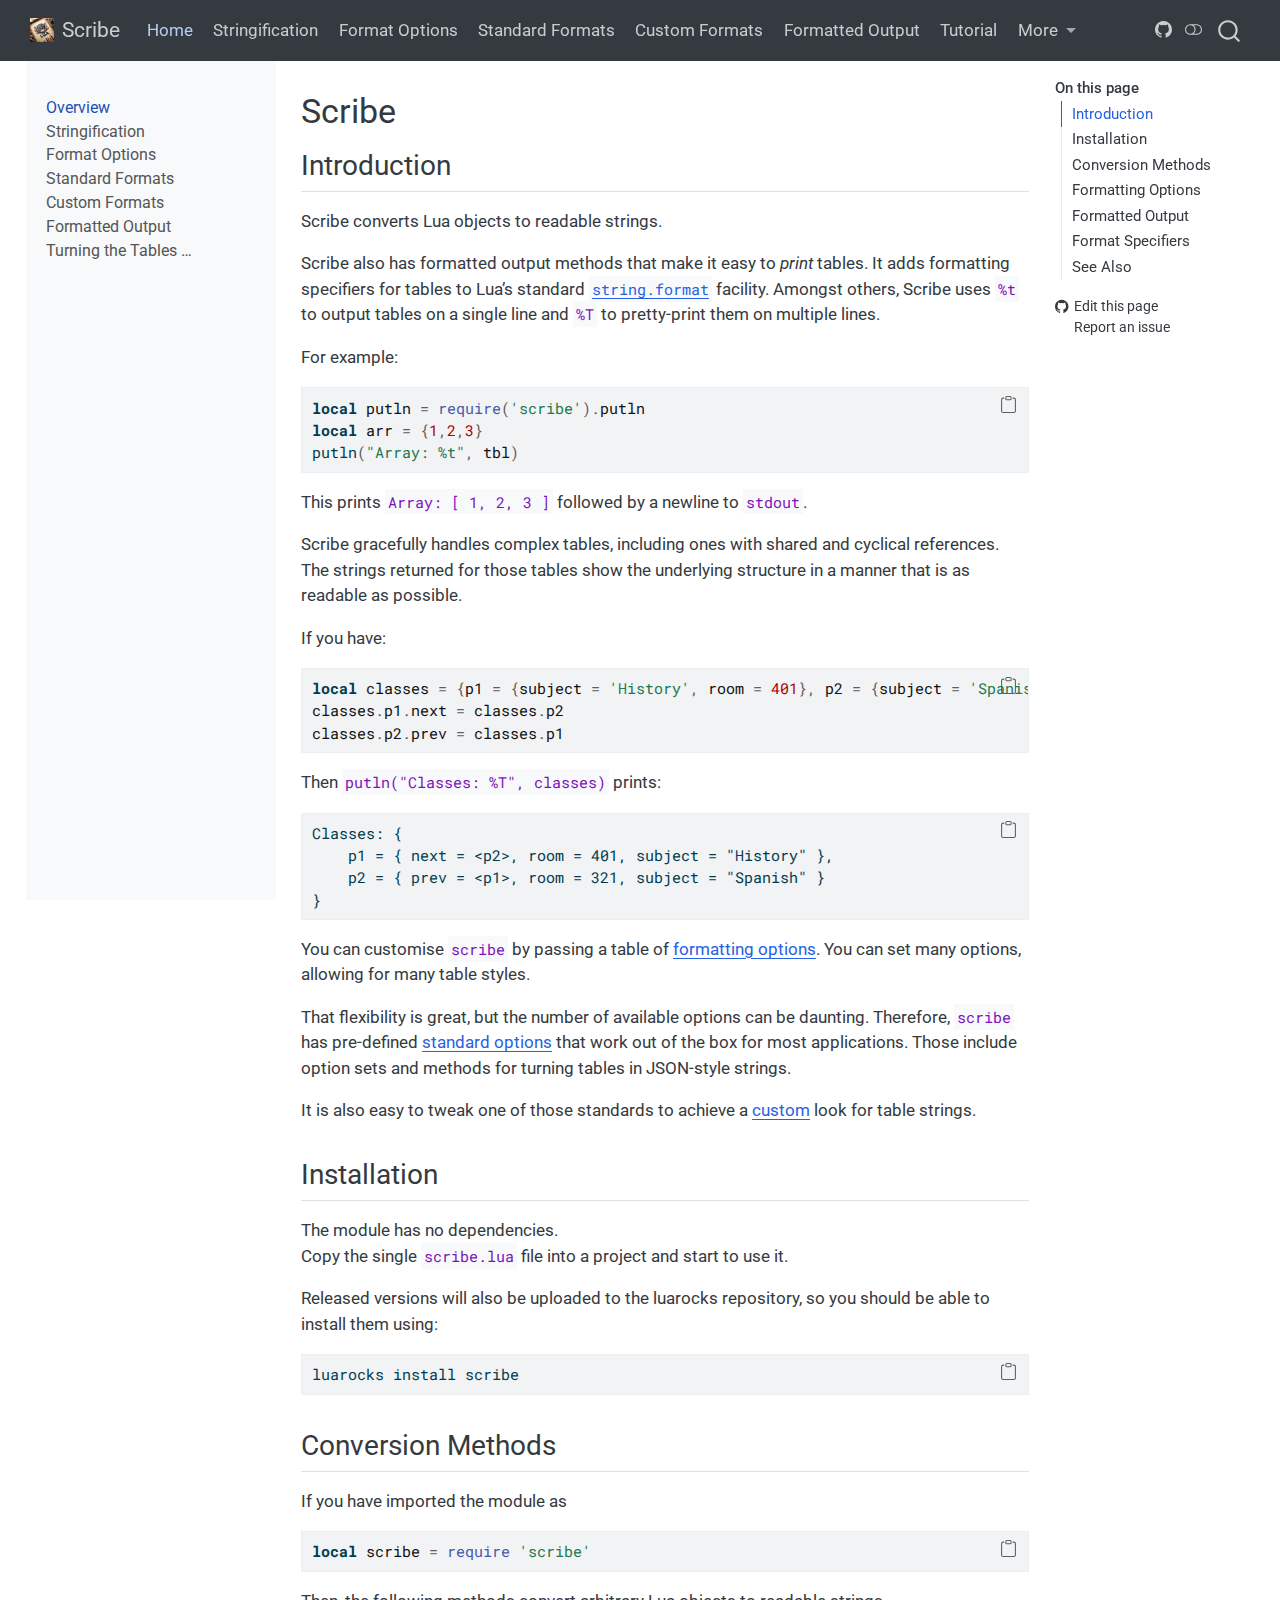
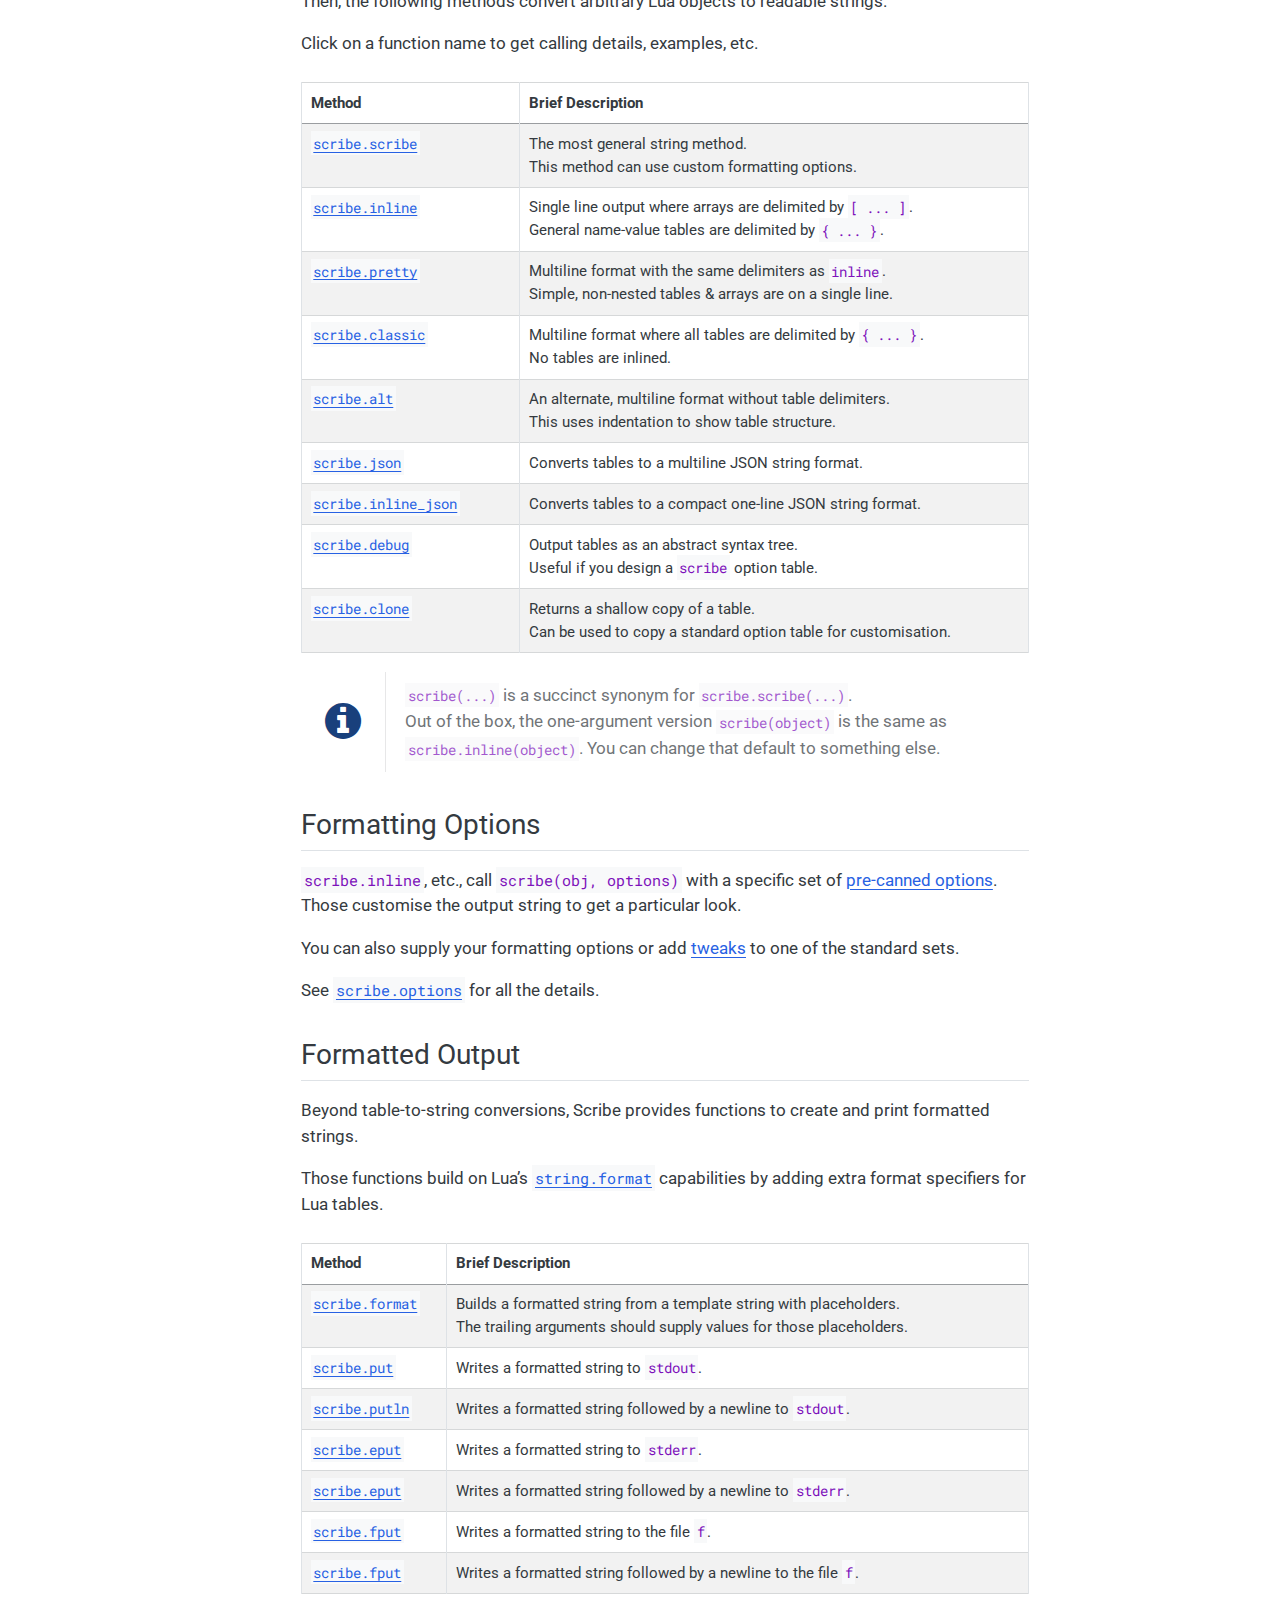
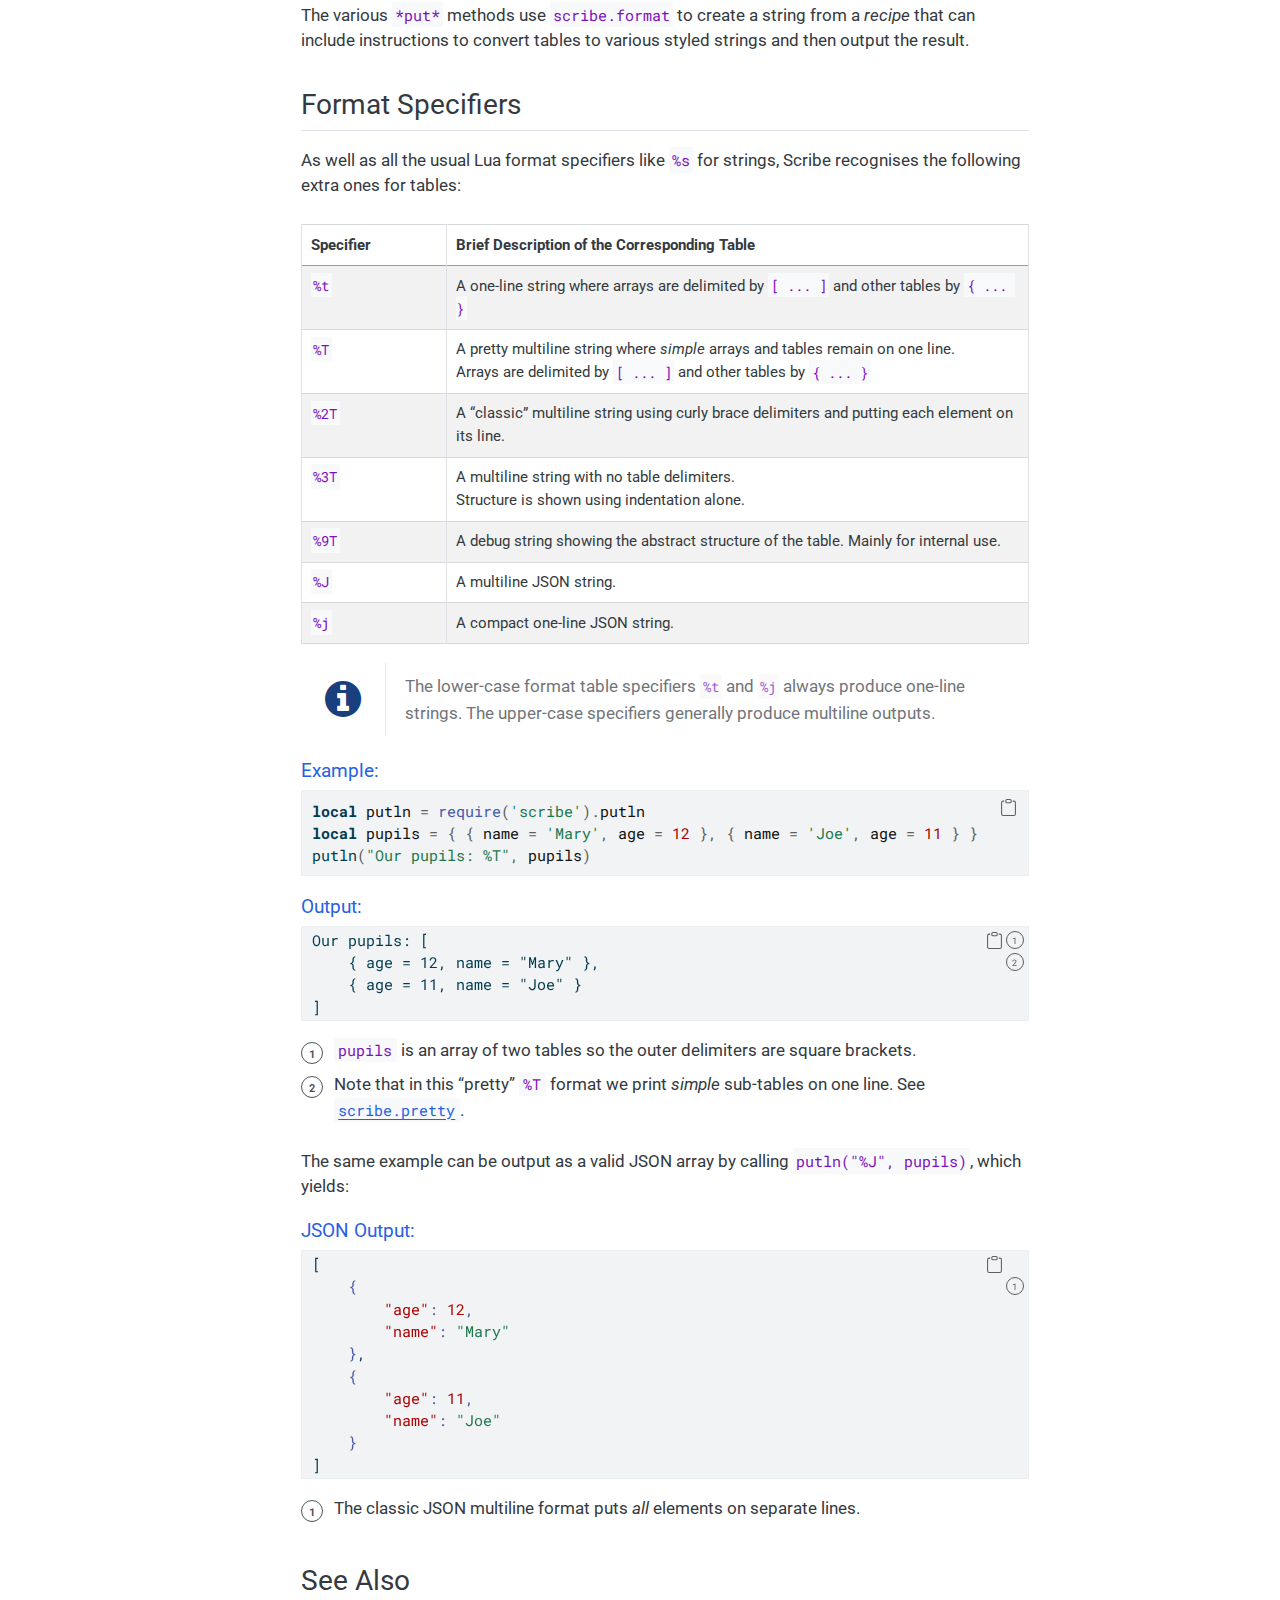
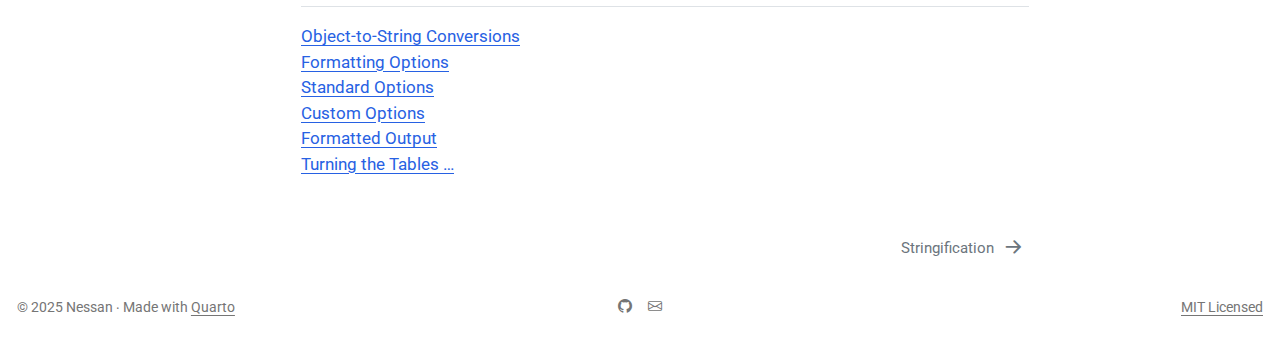
<file: index.html>
<!DOCTYPE html>
<html xmlns="http://www.w3.org/1999/xhtml" lang="en" xml:lang="en"><head>

<meta charset="utf-8">
<meta name="generator" content="quarto-1.6.42">

<meta name="viewport" content="width=device-width, initial-scale=1.0, user-scalable=yes">


<title>Scribe</title>
<style>
code{white-space: pre-wrap;}
span.smallcaps{font-variant: small-caps;}
div.columns{display: flex; gap: min(4vw, 1.5em);}
div.column{flex: auto; overflow-x: auto;}
div.hanging-indent{margin-left: 1.5em; text-indent: -1.5em;}
ul.task-list{list-style: none;}
ul.task-list li input[type="checkbox"] {
  width: 0.8em;
  margin: 0 0.8em 0.2em -1em; /* quarto-specific, see https://github.com/quarto-dev/quarto-cli/issues/4556 */ 
  vertical-align: middle;
}
/* CSS for syntax highlighting */
pre > code.sourceCode { white-space: pre; position: relative; }
pre > code.sourceCode > span { line-height: 1.25; }
pre > code.sourceCode > span:empty { height: 1.2em; }
.sourceCode { overflow: visible; }
code.sourceCode > span { color: inherit; text-decoration: inherit; }
div.sourceCode { margin: 1em 0; }
pre.sourceCode { margin: 0; }
@media screen {
div.sourceCode { overflow: auto; }
}
@media print {
pre > code.sourceCode { white-space: pre-wrap; }
pre > code.sourceCode > span { display: inline-block; text-indent: -5em; padding-left: 5em; }
}
pre.numberSource code
  { counter-reset: source-line 0; }
pre.numberSource code > span
  { position: relative; left: -4em; counter-increment: source-line; }
pre.numberSource code > span > a:first-child::before
  { content: counter(source-line);
    position: relative; left: -1em; text-align: right; vertical-align: baseline;
    border: none; display: inline-block;
    -webkit-touch-callout: none; -webkit-user-select: none;
    -khtml-user-select: none; -moz-user-select: none;
    -ms-user-select: none; user-select: none;
    padding: 0 4px; width: 4em;
  }
pre.numberSource { margin-left: 3em;  padding-left: 4px; }
div.sourceCode
  {   }
@media screen {
pre > code.sourceCode > span > a:first-child::before { text-decoration: underline; }
}
</style>


<script src="site_libs/quarto-nav/quarto-nav.js"></script>
<script src="site_libs/clipboard/clipboard.min.js"></script>
<script src="site_libs/quarto-search/autocomplete.umd.js"></script>
<script src="site_libs/quarto-search/fuse.min.js"></script>
<script src="site_libs/quarto-search/quarto-search.js"></script>
<meta name="quarto:offset" content="./">
<link href="./pages/stringification.html" rel="next">
<link href="./assets/images/logo.png" rel="icon" type="image/png">
<script src="site_libs/quarto-html/quarto.js"></script>
<script src="site_libs/quarto-html/popper.min.js"></script>
<script src="site_libs/quarto-html/tippy.umd.min.js"></script>
<script src="site_libs/quarto-html/anchor.min.js"></script>
<link href="site_libs/quarto-html/tippy.css" rel="stylesheet">
<link href="site_libs/quarto-html/quarto-syntax-highlighting-3dab89b00e5da3c21c7fdf7320ab4863.css" rel="stylesheet" class="quarto-color-scheme" id="quarto-text-highlighting-styles">
<link href="site_libs/quarto-html/quarto-syntax-highlighting-dark-e8ca782b0f038343a77a11b3e6da11e9.css" rel="prefetch" class="quarto-color-scheme quarto-color-alternate" id="quarto-text-highlighting-styles">
<script src="site_libs/bootstrap/bootstrap.min.js"></script>
<link href="site_libs/bootstrap/bootstrap-icons.css" rel="stylesheet">
<link href="site_libs/bootstrap/bootstrap-1c72929d01b0088021efc93cecacfdad.min.css" rel="stylesheet" append-hash="true" class="quarto-color-scheme" id="quarto-bootstrap" data-mode="light">
<link href="site_libs/bootstrap/bootstrap-dark-fd7f26691d08b4217965b71eb792887a.min.css" rel="prefetch" append-hash="true" class="quarto-color-scheme quarto-color-alternate" id="quarto-bootstrap" data-mode="dark">
<link href="site_libs/quarto-contrib/admonitions-1.0.0/admonitions.css" rel="stylesheet">
<script id="quarto-search-options" type="application/json">{
  "location": "navbar",
  "copy-button": false,
  "collapse-after": 3,
  "panel-placement": "end",
  "type": "overlay",
  "limit": 50,
  "keyboard-shortcut": [
    "f",
    "/",
    "s"
  ],
  "show-item-context": false,
  "language": {
    "search-no-results-text": "No results",
    "search-matching-documents-text": "matching documents",
    "search-copy-link-title": "Copy link to search",
    "search-hide-matches-text": "Hide additional matches",
    "search-more-match-text": "more match in this document",
    "search-more-matches-text": "more matches in this document",
    "search-clear-button-title": "Clear",
    "search-text-placeholder": "",
    "search-detached-cancel-button-title": "Cancel",
    "search-submit-button-title": "Submit",
    "search-label": "Search"
  }
}</script>
<script async="" src="https://www.googletagmanager.com/gtag/js?id=G-KN2F5ELKFN"></script>

<script type="text/javascript">

window.dataLayer = window.dataLayer || [];
function gtag(){dataLayer.push(arguments);}
gtag('js', new Date());
gtag('config', 'G-KN2F5ELKFN', { 'anonymize_ip': true});
</script>
<link rel="stylesheet" href="https://cdnjs.cloudflare.com/ajax/libs/font-awesome/4.7.0/css/font-awesome.min.css">


<meta property="og:title" content="Scribe">
<meta property="og:description" content="">
<meta property="og:image" content="https://nessan.github.io/scribe/assets/images/logo.png">
<meta property="og:site_name" content="Scribe">
<meta property="og:image:height" content="1024">
<meta property="og:image:width" content="1024">
</head>

<body class="nav-sidebar floating nav-fixed">

<div id="quarto-search-results"></div>
  <header id="quarto-header" class="headroom fixed-top">
    <nav class="navbar navbar-expand-lg " data-bs-theme="dark">
      <div class="navbar-container container-fluid">
      <div class="navbar-brand-container mx-auto">
    <a href="./index.html" class="navbar-brand navbar-brand-logo">
    <img src="./assets/images/logo.png" alt="The Scribe Logo" class="navbar-logo">
    </a>
    <a class="navbar-brand" href="./index.html">
    <span class="navbar-title">Scribe</span>
    </a>
  </div>
            <div id="quarto-search" class="" title="Search"></div>
          <button class="navbar-toggler" type="button" data-bs-toggle="collapse" data-bs-target="#navbarCollapse" aria-controls="navbarCollapse" role="menu" aria-expanded="false" aria-label="Toggle navigation" onclick="if (window.quartoToggleHeadroom) { window.quartoToggleHeadroom(); }">
  <span class="navbar-toggler-icon"></span>
</button>
          <div class="collapse navbar-collapse" id="navbarCollapse">
            <ul class="navbar-nav navbar-nav-scroll me-auto">
  <li class="nav-item">
    <a class="nav-link active" href="./index.html" aria-current="page"> 
<span class="menu-text">Home</span></a>
  </li>  
  <li class="nav-item">
    <a class="nav-link" href="./pages/stringification.html"> 
<span class="menu-text">Stringification</span></a>
  </li>  
  <li class="nav-item">
    <a class="nav-link" href="./pages/format-options.html"> 
<span class="menu-text">Format Options</span></a>
  </li>  
  <li class="nav-item">
    <a class="nav-link" href="./pages/standard-formats.html"> 
<span class="menu-text">Standard Formats</span></a>
  </li>  
  <li class="nav-item">
    <a class="nav-link" href="./pages/custom-options.html"> 
<span class="menu-text">Custom Formats</span></a>
  </li>  
  <li class="nav-item">
    <a class="nav-link" href="./pages/formatted-output.html"> 
<span class="menu-text">Formatted Output</span></a>
  </li>  
  <li class="nav-item">
    <a class="nav-link" href="./pages/tutorial/index.html"> 
<span class="menu-text">Tutorial</span></a>
  </li>  
  <li class="nav-item dropdown ">
    <a class="nav-link dropdown-toggle" href="#" id="nav-menu-more" role="link" data-bs-toggle="dropdown" aria-expanded="false">
 <span class="menu-text">More</span>
    </a>
    <ul class="dropdown-menu" aria-labelledby="nav-menu-more">    
        <li>
    <a class="dropdown-item" href="https://github.com/nessan/scribe"><i class="bi bi-github" role="img">
</i> 
 <span class="dropdown-text">Project Repo</span></a>
  </li>  
        <li>
    <a class="dropdown-item" href="https://github.com/nessan/scribe/issues"><i class="bi bi-bug" role="img">
</i> 
 <span class="dropdown-text">Report a Bug</span></a>
  </li>  
        <li>
    <a class="dropdown-item" href="mailto:nzznfitz+gh@icloud.com"><i class="bi bi-chat-right-text" role="img">
</i> 
 <span class="dropdown-text">Ask a Question</span></a>
  </li>  
    </ul>
  </li>
</ul>
          </div> <!-- /navcollapse -->
            <div class="quarto-navbar-tools">
    <a href="https://github.com/nessan/scribe" title="GitHub repo" class="quarto-navigation-tool px-1" aria-label="GitHub repo"><i class="bi bi-github"></i></a>
  <a href="" class="quarto-color-scheme-toggle quarto-navigation-tool  px-1" onclick="window.quartoToggleColorScheme(); return false;" title="Toggle dark mode"><i class="bi"></i></a>
</div>
      </div> <!-- /container-fluid -->
    </nav>
  <nav class="quarto-secondary-nav">
    <div class="container-fluid d-flex">
      <button type="button" class="quarto-btn-toggle btn" data-bs-toggle="collapse" role="button" data-bs-target=".quarto-sidebar-collapse-item" aria-controls="quarto-sidebar" aria-expanded="false" aria-label="Toggle sidebar navigation" onclick="if (window.quartoToggleHeadroom) { window.quartoToggleHeadroom(); }">
        <i class="bi bi-layout-text-sidebar-reverse"></i>
      </button>
        <a class="flex-grow-1 no-decor" role="navigation" data-bs-toggle="collapse" data-bs-target=".quarto-sidebar-collapse-item" aria-controls="quarto-sidebar" aria-expanded="false" aria-label="Toggle sidebar navigation" onclick="if (window.quartoToggleHeadroom) { window.quartoToggleHeadroom(); }">      
          <h1 class="quarto-secondary-nav-title">Scribe</h1>
        </a>     
    </div>
  </nav>
</header>
<!-- content -->
<div id="quarto-content" class="quarto-container page-columns page-rows-contents page-layout-article page-navbar">
<!-- sidebar -->
  <nav id="quarto-sidebar" class="sidebar collapse collapse-horizontal quarto-sidebar-collapse-item sidebar-navigation floating overflow-auto">
    <div class="sidebar-menu-container"> 
    <ul class="list-unstyled mt-1">
        <li class="sidebar-item">
  <div class="sidebar-item-container"> 
  <a href="./index.html" class="sidebar-item-text sidebar-link active">
 <span class="menu-text">Overview</span></a>
  </div>
</li>
        <li class="sidebar-item">
  <div class="sidebar-item-container"> 
  <a href="./pages/stringification.html" class="sidebar-item-text sidebar-link">
 <span class="menu-text">Stringification</span></a>
  </div>
</li>
        <li class="sidebar-item">
  <div class="sidebar-item-container"> 
  <a href="./pages/format-options.html" class="sidebar-item-text sidebar-link">
 <span class="menu-text">Format Options</span></a>
  </div>
</li>
        <li class="sidebar-item">
  <div class="sidebar-item-container"> 
  <a href="./pages/standard-formats.html" class="sidebar-item-text sidebar-link">
 <span class="menu-text">Standard Formats</span></a>
  </div>
</li>
        <li class="sidebar-item">
  <div class="sidebar-item-container"> 
  <a href="./pages/custom-options.html" class="sidebar-item-text sidebar-link">
 <span class="menu-text">Custom Formats</span></a>
  </div>
</li>
        <li class="sidebar-item">
  <div class="sidebar-item-container"> 
  <a href="./pages/formatted-output.html" class="sidebar-item-text sidebar-link">
 <span class="menu-text">Formatted Output</span></a>
  </div>
</li>
        <li class="sidebar-item">
  <div class="sidebar-item-container"> 
  <a href="./pages/tutorial/index.html" class="sidebar-item-text sidebar-link">
 <span class="menu-text">Turning the Tables …</span></a>
  </div>
</li>
    </ul>
    </div>
</nav>
<div id="quarto-sidebar-glass" class="quarto-sidebar-collapse-item" data-bs-toggle="collapse" data-bs-target=".quarto-sidebar-collapse-item"></div>
<!-- margin-sidebar -->
    <div id="quarto-margin-sidebar" class="sidebar margin-sidebar">
        <nav id="TOC" role="doc-toc" class="toc-active" data-toc-expanded="99">
    <h2 id="toc-title">On this page</h2>
   
  <ul>
  <li><a href="#introduction" id="toc-introduction" class="nav-link active" data-scroll-target="#introduction">Introduction</a></li>
  <li><a href="#installation" id="toc-installation" class="nav-link" data-scroll-target="#installation">Installation</a></li>
  <li><a href="#conversion-methods" id="toc-conversion-methods" class="nav-link" data-scroll-target="#conversion-methods">Conversion Methods</a></li>
  <li><a href="#formatting-options" id="toc-formatting-options" class="nav-link" data-scroll-target="#formatting-options">Formatting Options</a></li>
  <li><a href="#formatted-output" id="toc-formatted-output" class="nav-link" data-scroll-target="#formatted-output">Formatted Output</a></li>
  <li><a href="#format-specifiers" id="toc-format-specifiers" class="nav-link" data-scroll-target="#format-specifiers">Format Specifiers</a></li>
  <li><a href="#see-also" id="toc-see-also" class="nav-link" data-scroll-target="#see-also">See Also</a></li>
  </ul>
<div class="toc-actions"><ul><li><a href="https://github.com/nessan/scribe/edit/main/docs/index.qmd" class="toc-action"><i class="bi bi-github"></i>Edit this page</a></li><li><a href="https://github.com/nessan/scribe/issues/new/choose" class="toc-action"><i class="bi empty"></i>Report an issue</a></li></ul></div></nav>
    </div>
<!-- main -->
<main class="content" id="quarto-document-content">

<header id="title-block-header" class="quarto-title-block default">
<div class="quarto-title">
<h1 class="title d-none d-lg-block">Scribe</h1>
</div>



<div class="quarto-title-meta">

    
  
    
  </div>
  


</header>


<section id="introduction" class="level2">
<h2 class="anchored" data-anchor-id="introduction">Introduction</h2>
<p>Scribe converts Lua objects to readable strings.</p>
<p>Scribe also has formatted output methods that make it easy to <em>print</em> tables. It adds formatting specifiers for tables to Lua’s standard <a href="https://www.lua.org/manual/5.4/manual.html#6.4"><code>string.format</code></a> facility. Amongst others, Scribe uses <code>%t</code> to output tables on a single line and <code>%T</code> to pretty-print them on multiple lines.</p>
<p>For example:</p>
<div class="sourceCode" id="cb1"><pre class="sourceCode lua code-with-copy"><code class="sourceCode lua"><span id="cb1-1"><a href="#cb1-1" aria-hidden="true" tabindex="-1"></a><span class="kw">local</span> <span class="va">putln</span> <span class="op">=</span> <span class="fu">require</span><span class="op">(</span><span class="st">'scribe'</span><span class="op">).</span><span class="va">putln</span></span>
<span id="cb1-2"><a href="#cb1-2" aria-hidden="true" tabindex="-1"></a><span class="kw">local</span> <span class="va">arr</span> <span class="op">=</span> <span class="op">{</span><span class="dv">1</span><span class="op">,</span><span class="dv">2</span><span class="op">,</span><span class="dv">3</span><span class="op">}</span></span>
<span id="cb1-3"><a href="#cb1-3" aria-hidden="true" tabindex="-1"></a>putln<span class="op">(</span><span class="st">"Array: %t"</span><span class="op">,</span> <span class="va">tbl</span><span class="op">)</span></span></code><button title="Copy to Clipboard" class="code-copy-button"><i class="bi"></i></button></pre></div>
<p>This prints <code>Array: [ 1, 2, 3 ]</code> followed by a newline to <code>stdout</code>.</p>
<p>Scribe gracefully handles complex tables, including ones with shared and cyclical references. The strings returned for those tables show the underlying structure in a manner that is as readable as possible.</p>
<p>If you have:</p>
<div class="sourceCode" id="cb2"><pre class="sourceCode lua code-with-copy"><code class="sourceCode lua"><span id="cb2-1"><a href="#cb2-1" aria-hidden="true" tabindex="-1"></a><span class="kw">local</span> <span class="va">classes</span> <span class="op">=</span> <span class="op">{</span><span class="va">p1</span> <span class="op">=</span> <span class="op">{</span><span class="va">subject</span> <span class="op">=</span> <span class="st">'History'</span><span class="op">,</span> <span class="va">room</span> <span class="op">=</span> <span class="dv">401</span><span class="op">},</span> <span class="va">p2</span> <span class="op">=</span> <span class="op">{</span><span class="va">subject</span> <span class="op">=</span> <span class="st">'Spanish'</span><span class="op">,</span> <span class="va">room</span> <span class="op">=</span> <span class="dv">321</span><span class="op">}}</span></span>
<span id="cb2-2"><a href="#cb2-2" aria-hidden="true" tabindex="-1"></a><span class="va">classes</span><span class="op">.</span><span class="va">p1</span><span class="op">.</span><span class="va">next</span> <span class="op">=</span> <span class="va">classes</span><span class="op">.</span><span class="va">p2</span></span>
<span id="cb2-3"><a href="#cb2-3" aria-hidden="true" tabindex="-1"></a><span class="va">classes</span><span class="op">.</span><span class="va">p2</span><span class="op">.</span><span class="va">prev</span> <span class="op">=</span> <span class="va">classes</span><span class="op">.</span><span class="va">p1</span></span></code><button title="Copy to Clipboard" class="code-copy-button"><i class="bi"></i></button></pre></div>
<p>Then <code>putln("Classes: %T", classes)</code> prints:</p>
<div class="sourceCode" id="cb3"><pre class="sourceCode txt code-with-copy"><code class="sourceCode default"><span id="cb3-1"><a href="#cb3-1" aria-hidden="true" tabindex="-1"></a>Classes: {</span>
<span id="cb3-2"><a href="#cb3-2" aria-hidden="true" tabindex="-1"></a>    p1 = { next = &lt;p2&gt;, room = 401, subject = "History" },</span>
<span id="cb3-3"><a href="#cb3-3" aria-hidden="true" tabindex="-1"></a>    p2 = { prev = &lt;p1&gt;, room = 321, subject = "Spanish" }</span>
<span id="cb3-4"><a href="#cb3-4" aria-hidden="true" tabindex="-1"></a>}</span></code><button title="Copy to Clipboard" class="code-copy-button"><i class="bi"></i></button></pre></div>
<p>You can customise <code>scribe</code> by passing a table of <a href="./pages/format-options.html">formatting options</a>. You can set many options, allowing for many table styles.</p>
<p>That flexibility is great, but the number of available options can be daunting. Therefore, <code>scribe</code> has pre-defined <a href="./pages/standard-formats.html">standard options</a> that work out of the box for most applications. Those include option sets and methods for turning tables in JSON-style strings.</p>
<p>It is also easy to tweak one of those standards to achieve a <a href="./pages/custom-options.html">custom</a> look for table strings.</p>
</section>
<section id="installation" class="level2">
<h2 class="anchored" data-anchor-id="installation">Installation</h2>
<p>The module has no dependencies. <br> Copy the single <code>scribe.lua</code> file into a project and start to use it.</p>
<p>Released versions will also be uploaded to the luarocks repository, so you should be able to install them using:</p>
<div class="sourceCode" id="cb4"><pre class="sourceCode bash code-with-copy"><code class="sourceCode bash"><span id="cb4-1"><a href="#cb4-1" aria-hidden="true" tabindex="-1"></a><span class="ex">luarocks</span> install scribe</span></code><button title="Copy to Clipboard" class="code-copy-button"><i class="bi"></i></button></pre></div>
</section>
<section id="conversion-methods" class="level2">
<h2 class="anchored" data-anchor-id="conversion-methods">Conversion Methods</h2>
<p>If you have imported the module as</p>
<div class="sourceCode" id="cb5"><pre class="sourceCode lua code-with-copy"><code class="sourceCode lua"><span id="cb5-1"><a href="#cb5-1" aria-hidden="true" tabindex="-1"></a><span class="kw">local</span> <span class="va">scribe</span> <span class="op">=</span> <span class="fu">require</span> <span class="st">'scribe'</span></span></code><button title="Copy to Clipboard" class="code-copy-button"><i class="bi"></i></button></pre></div>
<p>Then, the following methods convert arbitrary Lua objects to readable strings.</p>
<p>Click on a function name to get calling details, examples, etc.</p>
<div class="table-responsive">
<table class="table-bordered table-striped ver caption-top table">
<colgroup>
<col style="width: 30%">
<col style="width: 70%">
</colgroup>
<thead>
<tr class="header">
<th>Method</th>
<th>Brief Description</th>
</tr>
</thead>
<tbody>
<tr class="odd">
<td><a href="./pages/stringification.html"><code>scribe.scribe</code></a></td>
<td>The most general string method. <br> This method can use custom formatting options.</td>
</tr>
<tr class="even">
<td><a href="./pages/stringification.html"><code>scribe.inline</code></a></td>
<td>Single line output where arrays are delimited by <code>[ ... ]</code>. <br> General name-value tables are delimited by <code>{ ... }</code>.</td>
</tr>
<tr class="odd">
<td><a href="./pages/stringification.html"><code>scribe.pretty</code></a></td>
<td>Multiline format with the same delimiters as <code>inline</code>. <br> Simple, non-nested tables &amp; arrays are on a single line.</td>
</tr>
<tr class="even">
<td><a href="./pages/stringification.html"><code>scribe.classic</code></a></td>
<td>Multiline format where all tables are delimited by <code>{ ... }</code>. <br> No tables are inlined.</td>
</tr>
<tr class="odd">
<td><a href="./pages/stringification.html"><code>scribe.alt</code></a></td>
<td>An alternate, multiline format without table delimiters. <br> This uses indentation to show table structure.</td>
</tr>
<tr class="even">
<td><a href="./pages/stringification.html"><code>scribe.json</code></a></td>
<td>Converts tables to a multiline JSON string format.</td>
</tr>
<tr class="odd">
<td><a href="./pages/stringification.html"><code>scribe.inline_json</code></a></td>
<td>Converts tables to a compact one-line JSON string format.</td>
</tr>
<tr class="even">
<td><a href="./pages/stringification.html"><code>scribe.debug</code></a></td>
<td>Output tables as an abstract syntax tree. <br> Useful if you design a <code>scribe</code> option table.</td>
</tr>
<tr class="odd">
<td><a href="./pages/custom-options.html"><code>scribe.clone</code></a></td>
<td>Returns a shallow copy of a table. <br> Can be used to copy a standard option table for customisation.</td>
</tr>
</tbody>
</table>
</div>
<div class="admonition note">
    <table><tbody><tr>
    <td class="icon"> <i class="fa icon-note" title="Note"></i></td>
    <td class="content">
    
<code>scribe(...)</code> is a succinct synonym for <code>scribe.scribe(...)</code>. <br> Out of the box, the one-argument version <code>scribe(object)</code> is the same as <code>scribe.inline(object)</code>. You can change that default to something else.
</td></tr></tbody></table></div>
</section>
<section id="formatting-options" class="level2">
<h2 class="anchored" data-anchor-id="formatting-options">Formatting Options</h2>
<p><code>scribe.inline</code>, etc., call <code>scribe(obj, options)</code> with a specific set of <a href="./pages/standard-formats.html">pre-canned options</a>. Those customise the output string to get a particular look.</p>
<p>You can also supply your formatting options or add <a href="./pages/custom-options.html">tweaks</a> to one of the standard sets.</p>
<p>See <a href="./pages/format-options.html"><code>scribe.options</code></a> for all the details.</p>
</section>
<section id="formatted-output" class="level2">
<h2 class="anchored" data-anchor-id="formatted-output">Formatted Output</h2>
<p>Beyond table-to-string conversions, Scribe provides functions to create and print formatted strings.</p>
<p>Those functions build on Lua’s <a href="https://www.lua.org/manual/5.4/manual.html#6.4"><code>string.format</code></a> capabilities by adding extra format specifiers for Lua tables.</p>
<div class="table-responsive">
<table class="table-bordered table-striped table-hover caption-top table">
<colgroup>
<col style="width: 20%">
<col style="width: 80%">
</colgroup>
<thead>
<tr class="header">
<th>Method</th>
<th>Brief Description</th>
</tr>
</thead>
<tbody>
<tr class="odd">
<td><a href="./pages/formatted-output.html"><code>scribe.format</code></a></td>
<td>Builds a formatted string from a template string with placeholders. <br> The trailing arguments should supply values for those placeholders.</td>
</tr>
<tr class="even">
<td><a href="./pages/formatted-output.html"><code>scribe.put</code></a></td>
<td>Writes a formatted string to <code>stdout</code>.</td>
</tr>
<tr class="odd">
<td><a href="./pages/formatted-output.html"><code>scribe.putln</code></a></td>
<td>Writes a formatted string followed by a newline to <code>stdout</code>.</td>
</tr>
<tr class="even">
<td><a href="./pages/formatted-output.html"><code>scribe.eput</code></a></td>
<td>Writes a formatted string to <code>stderr</code>.</td>
</tr>
<tr class="odd">
<td><a href="./pages/formatted-output.html"><code>scribe.eput</code></a></td>
<td>Writes a formatted string followed by a newline to <code>stderr</code>.</td>
</tr>
<tr class="even">
<td><a href="./pages/formatted-output.html"><code>scribe.fput</code></a></td>
<td>Writes a formatted string to the file <code>f</code>.</td>
</tr>
<tr class="odd">
<td><a href="./pages/formatted-output.html"><code>scribe.fput</code></a></td>
<td>Writes a formatted string followed by a newline to the file <code>f</code>.</td>
</tr>
</tbody>
</table>
</div>
<p>The various <code>*put*</code> methods use <code>scribe.format</code> to create a string from a <em>recipe</em> that can include instructions to convert tables to various styled strings and then output the result.</p>
</section>
<section id="format-specifiers" class="level2">
<h2 class="anchored" data-anchor-id="format-specifiers">Format Specifiers</h2>
<p>As well as all the usual Lua format specifiers like <code>%s</code> for strings, Scribe recognises the following extra ones for tables:</p>
<div class="table-responsive">
<table class="table-bordered table-striped table-hover caption-top table">
<colgroup>
<col style="width: 20%">
<col style="width: 80%">
</colgroup>
<thead>
<tr class="header">
<th>Specifier</th>
<th>Brief Description of the Corresponding Table</th>
</tr>
</thead>
<tbody>
<tr class="odd">
<td><code>%t</code></td>
<td>A one-line string where arrays are delimited by <code>[ ... ]</code> and other tables by <code>{ ... }</code></td>
</tr>
<tr class="even">
<td><code>%T</code></td>
<td>A pretty multiline string where <em>simple</em> arrays and tables remain on one line. <br> Arrays are delimited by <code>[ ... ]</code> and other tables by <code>{ ... }</code></td>
</tr>
<tr class="odd">
<td><code>%2T</code></td>
<td>A “classic” multiline string using curly brace delimiters and putting each element on its line.</td>
</tr>
<tr class="even">
<td><code>%3T</code></td>
<td>A multiline string with no table delimiters. <br> Structure is shown using indentation alone.</td>
</tr>
<tr class="odd">
<td><code>%9T</code></td>
<td>A debug string showing the abstract structure of the table. Mainly for internal use.</td>
</tr>
<tr class="even">
<td><code>%J</code></td>
<td>A multiline JSON string.</td>
</tr>
<tr class="odd">
<td><code>%j</code></td>
<td>A compact one-line JSON string.</td>
</tr>
</tbody>
</table>
</div>
<div class="admonition note">
    <table><tbody><tr>
    <td class="icon"> <i class="fa icon-note" title="Note"></i></td>
    <td class="content">
    
The lower-case format table specifiers <code>%t</code> and <code>%j</code> always produce one-line strings. The upper-case specifiers generally produce multiline outputs.
</td></tr></tbody></table></div>
<p><span class="bt">Example:</span></p>
<div class="sourceCode" id="cb6"><pre class="sourceCode lua code-with-copy"><code class="sourceCode lua"><span id="cb6-1"><a href="#cb6-1" aria-hidden="true" tabindex="-1"></a><span class="kw">local</span> <span class="va">putln</span> <span class="op">=</span> <span class="fu">require</span><span class="op">(</span><span class="st">'scribe'</span><span class="op">).</span><span class="va">putln</span></span>
<span id="cb6-2"><a href="#cb6-2" aria-hidden="true" tabindex="-1"></a><span class="kw">local</span> <span class="va">pupils</span> <span class="op">=</span> <span class="op">{</span> <span class="op">{</span> <span class="va">name</span> <span class="op">=</span> <span class="st">'Mary'</span><span class="op">,</span> <span class="va">age</span> <span class="op">=</span> <span class="dv">12</span> <span class="op">},</span> <span class="op">{</span> <span class="va">name</span> <span class="op">=</span> <span class="st">'Joe'</span><span class="op">,</span> <span class="va">age</span> <span class="op">=</span> <span class="dv">11</span> <span class="op">}</span> <span class="op">}</span></span>
<span id="cb6-3"><a href="#cb6-3" aria-hidden="true" tabindex="-1"></a>putln<span class="op">(</span><span class="st">"Our pupils: %T"</span><span class="op">,</span> <span class="va">pupils</span><span class="op">)</span></span></code><button title="Copy to Clipboard" class="code-copy-button"><i class="bi"></i></button></pre></div>
<p><span class="bt">Output:</span></p>
<div class="sourceCode" id="annotated-cell-7"><pre class="sourceCode txt code-annotation-code code-with-copy code-annotated"><code class="sourceCode default"><a class="code-annotation-anchor" data-target-cell="annotated-cell-7" data-target-annotation="1" onclick="event.preventDefault();">1</a><span id="annotated-cell-7-1" class="code-annotation-target"><a href="#annotated-cell-7-1" aria-hidden="true" tabindex="-1"></a>Our pupils: [</span>
<a class="code-annotation-anchor" data-target-cell="annotated-cell-7" data-target-annotation="2" onclick="event.preventDefault();">2</a><span id="annotated-cell-7-2" class="code-annotation-target"><a href="#annotated-cell-7-2" aria-hidden="true" tabindex="-1"></a>    { age = 12, name = "Mary" },</span>
<span id="annotated-cell-7-3"><a href="#annotated-cell-7-3" aria-hidden="true" tabindex="-1"></a>    { age = 11, name = "Joe" }</span>
<span id="annotated-cell-7-4"><a href="#annotated-cell-7-4" aria-hidden="true" tabindex="-1"></a>]</span><div class="code-annotation-gutter-bg"></div><div class="code-annotation-gutter"></div></code><button title="Copy to Clipboard" class="code-copy-button"><i class="bi"></i></button></pre></div>
<dl class="code-annotation-container-grid">
<dt data-target-cell="annotated-cell-7" data-target-annotation="1">1</dt>
<dd>
<span data-code-cell="annotated-cell-7" data-code-lines="1" data-code-annotation="1"><code>pupils</code> is an array of two tables so the outer delimiters are square brackets.</span>
</dd>
<dt data-target-cell="annotated-cell-7" data-target-annotation="2">2</dt>
<dd>
<span data-code-cell="annotated-cell-7" data-code-lines="2" data-code-annotation="2">Note that in this “pretty” <code>%T</code> format we print <em>simple</em> sub-tables on one line. See <a href="./pages/stringification.html"><code>scribe.pretty</code></a>.</span>
</dd>
</dl>
<p>The same example can be output as a valid JSON array by calling <code>putln("%J", pupils)</code>, which yields:</p>
<p><span class="bt">JSON Output:</span></p>
<div class="sourceCode" id="annotated-cell-8"><pre class="sourceCode json code-annotation-code code-with-copy code-annotated"><code class="sourceCode json"><span id="annotated-cell-8-1"><a href="#annotated-cell-8-1" aria-hidden="true" tabindex="-1"></a><span class="ot">[</span></span>
<a class="code-annotation-anchor" data-target-cell="annotated-cell-8" data-target-annotation="1" onclick="event.preventDefault();">1</a><span id="annotated-cell-8-2" class="code-annotation-target"><a href="#annotated-cell-8-2" aria-hidden="true" tabindex="-1"></a>    <span class="fu">{</span></span>
<span id="annotated-cell-8-3"><a href="#annotated-cell-8-3" aria-hidden="true" tabindex="-1"></a>        <span class="dt">"age"</span><span class="fu">:</span> <span class="dv">12</span><span class="fu">,</span></span>
<span id="annotated-cell-8-4"><a href="#annotated-cell-8-4" aria-hidden="true" tabindex="-1"></a>        <span class="dt">"name"</span><span class="fu">:</span> <span class="st">"Mary"</span></span>
<span id="annotated-cell-8-5"><a href="#annotated-cell-8-5" aria-hidden="true" tabindex="-1"></a>    <span class="fu">}</span><span class="ot">,</span></span>
<span id="annotated-cell-8-6"><a href="#annotated-cell-8-6" aria-hidden="true" tabindex="-1"></a>    <span class="fu">{</span></span>
<span id="annotated-cell-8-7"><a href="#annotated-cell-8-7" aria-hidden="true" tabindex="-1"></a>        <span class="dt">"age"</span><span class="fu">:</span> <span class="dv">11</span><span class="fu">,</span></span>
<span id="annotated-cell-8-8"><a href="#annotated-cell-8-8" aria-hidden="true" tabindex="-1"></a>        <span class="dt">"name"</span><span class="fu">:</span> <span class="st">"Joe"</span></span>
<span id="annotated-cell-8-9"><a href="#annotated-cell-8-9" aria-hidden="true" tabindex="-1"></a>    <span class="fu">}</span></span>
<span id="annotated-cell-8-10"><a href="#annotated-cell-8-10" aria-hidden="true" tabindex="-1"></a><span class="ot">]</span></span><div class="code-annotation-gutter-bg"></div><div class="code-annotation-gutter"></div></code><button title="Copy to Clipboard" class="code-copy-button"><i class="bi"></i></button></pre></div>
<dl class="code-annotation-container-grid">
<dt data-target-cell="annotated-cell-8" data-target-annotation="1">1</dt>
<dd>
<span data-code-cell="annotated-cell-8" data-code-lines="2" data-code-annotation="1">The classic JSON multiline format puts <em>all</em> elements on separate lines.</span>
</dd>
</dl>
</section>
<section id="see-also" class="level2">
<h2 class="anchored" data-anchor-id="see-also">See Also</h2>
<p><a href="./pages/stringification.html">Object-to-String Conversions</a> <br> <a href="./pages/format-options.html">Formatting Options</a> <br> <a href="./pages/standard-formats.html">Standard Options</a> <br> <a href="./pages/custom-options.html">Custom Options</a> <br> <a href="./pages/formatted-output.html">Formatted Output</a> <br> <a href="./pages/tutorial/index.html">Turning the Tables …</a></p>


</section>

<a onclick="window.scrollTo(0, 0); return false;" role="button" id="quarto-back-to-top"><i class="bi bi-arrow-up"></i> Back to top</a></main> <!-- /main -->
<script id="quarto-html-after-body" type="application/javascript">
window.document.addEventListener("DOMContentLoaded", function (event) {
  const toggleBodyColorMode = (bsSheetEl) => {
    const mode = bsSheetEl.getAttribute("data-mode");
    const bodyEl = window.document.querySelector("body");
    if (mode === "dark") {
      bodyEl.classList.add("quarto-dark");
      bodyEl.classList.remove("quarto-light");
    } else {
      bodyEl.classList.add("quarto-light");
      bodyEl.classList.remove("quarto-dark");
    }
  }
  const toggleBodyColorPrimary = () => {
    const bsSheetEl = window.document.querySelector("link#quarto-bootstrap");
    if (bsSheetEl) {
      toggleBodyColorMode(bsSheetEl);
    }
  }
  toggleBodyColorPrimary();  
  const disableStylesheet = (stylesheets) => {
    for (let i=0; i < stylesheets.length; i++) {
      const stylesheet = stylesheets[i];
      stylesheet.rel = 'prefetch';
    }
  }
  const enableStylesheet = (stylesheets) => {
    for (let i=0; i < stylesheets.length; i++) {
      const stylesheet = stylesheets[i];
      stylesheet.rel = 'stylesheet';
    }
  }
  const manageTransitions = (selector, allowTransitions) => {
    const els = window.document.querySelectorAll(selector);
    for (let i=0; i < els.length; i++) {
      const el = els[i];
      if (allowTransitions) {
        el.classList.remove('notransition');
      } else {
        el.classList.add('notransition');
      }
    }
  }
  const toggleGiscusIfUsed = (isAlternate, darkModeDefault) => {
    const baseTheme = document.querySelector('#giscus-base-theme')?.value ?? 'light';
    const alternateTheme = document.querySelector('#giscus-alt-theme')?.value ?? 'dark';
    let newTheme = '';
    if(darkModeDefault) {
      newTheme = isAlternate ? baseTheme : alternateTheme;
    } else {
      newTheme = isAlternate ? alternateTheme : baseTheme;
    }
    const changeGiscusTheme = () => {
      // From: https://github.com/giscus/giscus/issues/336
      const sendMessage = (message) => {
        const iframe = document.querySelector('iframe.giscus-frame');
        if (!iframe) return;
        iframe.contentWindow.postMessage({ giscus: message }, 'https://giscus.app');
      }
      sendMessage({
        setConfig: {
          theme: newTheme
        }
      });
    }
    const isGiscussLoaded = window.document.querySelector('iframe.giscus-frame') !== null;
    if (isGiscussLoaded) {
      changeGiscusTheme();
    }
  }
  const toggleColorMode = (alternate) => {
    // Switch the stylesheets
    const alternateStylesheets = window.document.querySelectorAll('link.quarto-color-scheme.quarto-color-alternate');
    manageTransitions('#quarto-margin-sidebar .nav-link', false);
    if (alternate) {
      enableStylesheet(alternateStylesheets);
      for (const sheetNode of alternateStylesheets) {
        if (sheetNode.id === "quarto-bootstrap") {
          toggleBodyColorMode(sheetNode);
        }
      }
    } else {
      disableStylesheet(alternateStylesheets);
      toggleBodyColorPrimary();
    }
    manageTransitions('#quarto-margin-sidebar .nav-link', true);
    // Switch the toggles
    const toggles = window.document.querySelectorAll('.quarto-color-scheme-toggle');
    for (let i=0; i < toggles.length; i++) {
      const toggle = toggles[i];
      if (toggle) {
        if (alternate) {
          toggle.classList.add("alternate");     
        } else {
          toggle.classList.remove("alternate");
        }
      }
    }
    // Hack to workaround the fact that safari doesn't
    // properly recolor the scrollbar when toggling (#1455)
    if (navigator.userAgent.indexOf('Safari') > 0 && navigator.userAgent.indexOf('Chrome') == -1) {
      manageTransitions("body", false);
      window.scrollTo(0, 1);
      setTimeout(() => {
        window.scrollTo(0, 0);
        manageTransitions("body", true);
      }, 40);  
    }
  }
  const isFileUrl = () => { 
    return window.location.protocol === 'file:';
  }
  const hasAlternateSentinel = () => {  
    let styleSentinel = getColorSchemeSentinel();
    if (styleSentinel !== null) {
      return styleSentinel === "alternate";
    } else {
      return false;
    }
  }
  const setStyleSentinel = (alternate) => {
    const value = alternate ? "alternate" : "default";
    if (!isFileUrl()) {
      window.localStorage.setItem("quarto-color-scheme", value);
    } else {
      localAlternateSentinel = value;
    }
  }
  const getColorSchemeSentinel = () => {
    if (!isFileUrl()) {
      const storageValue = window.localStorage.getItem("quarto-color-scheme");
      return storageValue != null ? storageValue : localAlternateSentinel;
    } else {
      return localAlternateSentinel;
    }
  }
  const darkModeDefault = false;
  let localAlternateSentinel = darkModeDefault ? 'alternate' : 'default';
  // Dark / light mode switch
  window.quartoToggleColorScheme = () => {
    // Read the current dark / light value 
    let toAlternate = !hasAlternateSentinel();
    toggleColorMode(toAlternate);
    setStyleSentinel(toAlternate);
    toggleGiscusIfUsed(toAlternate, darkModeDefault);
  };
  // Ensure there is a toggle, if there isn't float one in the top right
  if (window.document.querySelector('.quarto-color-scheme-toggle') === null) {
    const a = window.document.createElement('a');
    a.classList.add('top-right');
    a.classList.add('quarto-color-scheme-toggle');
    a.href = "";
    a.onclick = function() { try { window.quartoToggleColorScheme(); } catch {} return false; };
    const i = window.document.createElement("i");
    i.classList.add('bi');
    a.appendChild(i);
    window.document.body.appendChild(a);
  }
  // Switch to dark mode if need be
  if (hasAlternateSentinel()) {
    toggleColorMode(true);
  } else {
    toggleColorMode(false);
  }
  const icon = "";
  const anchorJS = new window.AnchorJS();
  anchorJS.options = {
    placement: 'right',
    icon: icon
  };
  anchorJS.add('.anchored');
  const isCodeAnnotation = (el) => {
    for (const clz of el.classList) {
      if (clz.startsWith('code-annotation-')) {                     
        return true;
      }
    }
    return false;
  }
  const onCopySuccess = function(e) {
    // button target
    const button = e.trigger;
    // don't keep focus
    button.blur();
    // flash "checked"
    button.classList.add('code-copy-button-checked');
    var currentTitle = button.getAttribute("title");
    button.setAttribute("title", "Copied!");
    let tooltip;
    if (window.bootstrap) {
      button.setAttribute("data-bs-toggle", "tooltip");
      button.setAttribute("data-bs-placement", "left");
      button.setAttribute("data-bs-title", "Copied!");
      tooltip = new bootstrap.Tooltip(button, 
        { trigger: "manual", 
          customClass: "code-copy-button-tooltip",
          offset: [0, -8]});
      tooltip.show();    
    }
    setTimeout(function() {
      if (tooltip) {
        tooltip.hide();
        button.removeAttribute("data-bs-title");
        button.removeAttribute("data-bs-toggle");
        button.removeAttribute("data-bs-placement");
      }
      button.setAttribute("title", currentTitle);
      button.classList.remove('code-copy-button-checked');
    }, 1000);
    // clear code selection
    e.clearSelection();
  }
  const getTextToCopy = function(trigger) {
      const codeEl = trigger.previousElementSibling.cloneNode(true);
      for (const childEl of codeEl.children) {
        if (isCodeAnnotation(childEl)) {
          childEl.remove();
        }
      }
      return codeEl.innerText;
  }
  const clipboard = new window.ClipboardJS('.code-copy-button:not([data-in-quarto-modal])', {
    text: getTextToCopy
  });
  clipboard.on('success', onCopySuccess);
  if (window.document.getElementById('quarto-embedded-source-code-modal')) {
    const clipboardModal = new window.ClipboardJS('.code-copy-button[data-in-quarto-modal]', {
      text: getTextToCopy,
      container: window.document.getElementById('quarto-embedded-source-code-modal')
    });
    clipboardModal.on('success', onCopySuccess);
  }
    var localhostRegex = new RegExp(/^(?:http|https):\/\/localhost\:?[0-9]*\//);
    var mailtoRegex = new RegExp(/^mailto:/);
      var filterRegex = new RegExp("https:\/\/nessan\.github\.io\/scribe");
    var isInternal = (href) => {
        return filterRegex.test(href) || localhostRegex.test(href) || mailtoRegex.test(href);
    }
    // Inspect non-navigation links and adorn them if external
 	var links = window.document.querySelectorAll('a[href]:not(.nav-link):not(.navbar-brand):not(.toc-action):not(.sidebar-link):not(.sidebar-item-toggle):not(.pagination-link):not(.no-external):not([aria-hidden]):not(.dropdown-item):not(.quarto-navigation-tool):not(.about-link)');
    for (var i=0; i<links.length; i++) {
      const link = links[i];
      if (!isInternal(link.href)) {
        // undo the damage that might have been done by quarto-nav.js in the case of
        // links that we want to consider external
        if (link.dataset.originalHref !== undefined) {
          link.href = link.dataset.originalHref;
        }
      }
    }
  function tippyHover(el, contentFn, onTriggerFn, onUntriggerFn) {
    const config = {
      allowHTML: true,
      maxWidth: 500,
      delay: 100,
      arrow: false,
      appendTo: function(el) {
          return el.parentElement;
      },
      interactive: true,
      interactiveBorder: 10,
      theme: 'quarto',
      placement: 'bottom-start',
    };
    if (contentFn) {
      config.content = contentFn;
    }
    if (onTriggerFn) {
      config.onTrigger = onTriggerFn;
    }
    if (onUntriggerFn) {
      config.onUntrigger = onUntriggerFn;
    }
    window.tippy(el, config); 
  }
  const noterefs = window.document.querySelectorAll('a[role="doc-noteref"]');
  for (var i=0; i<noterefs.length; i++) {
    const ref = noterefs[i];
    tippyHover(ref, function() {
      // use id or data attribute instead here
      let href = ref.getAttribute('data-footnote-href') || ref.getAttribute('href');
      try { href = new URL(href).hash; } catch {}
      const id = href.replace(/^#\/?/, "");
      const note = window.document.getElementById(id);
      if (note) {
        return note.innerHTML;
      } else {
        return "";
      }
    });
  }
  const xrefs = window.document.querySelectorAll('a.quarto-xref');
  const processXRef = (id, note) => {
    // Strip column container classes
    const stripColumnClz = (el) => {
      el.classList.remove("page-full", "page-columns");
      if (el.children) {
        for (const child of el.children) {
          stripColumnClz(child);
        }
      }
    }
    stripColumnClz(note)
    if (id === null || id.startsWith('sec-')) {
      // Special case sections, only their first couple elements
      const container = document.createElement("div");
      if (note.children && note.children.length > 2) {
        container.appendChild(note.children[0].cloneNode(true));
        for (let i = 1; i < note.children.length; i++) {
          const child = note.children[i];
          if (child.tagName === "P" && child.innerText === "") {
            continue;
          } else {
            container.appendChild(child.cloneNode(true));
            break;
          }
        }
        if (window.Quarto?.typesetMath) {
          window.Quarto.typesetMath(container);
        }
        return container.innerHTML
      } else {
        if (window.Quarto?.typesetMath) {
          window.Quarto.typesetMath(note);
        }
        return note.innerHTML;
      }
    } else {
      // Remove any anchor links if they are present
      const anchorLink = note.querySelector('a.anchorjs-link');
      if (anchorLink) {
        anchorLink.remove();
      }
      if (window.Quarto?.typesetMath) {
        window.Quarto.typesetMath(note);
      }
      if (note.classList.contains("callout")) {
        return note.outerHTML;
      } else {
        return note.innerHTML;
      }
    }
  }
  for (var i=0; i<xrefs.length; i++) {
    const xref = xrefs[i];
    tippyHover(xref, undefined, function(instance) {
      instance.disable();
      let url = xref.getAttribute('href');
      let hash = undefined; 
      if (url.startsWith('#')) {
        hash = url;
      } else {
        try { hash = new URL(url).hash; } catch {}
      }
      if (hash) {
        const id = hash.replace(/^#\/?/, "");
        const note = window.document.getElementById(id);
        if (note !== null) {
          try {
            const html = processXRef(id, note.cloneNode(true));
            instance.setContent(html);
          } finally {
            instance.enable();
            instance.show();
          }
        } else {
          // See if we can fetch this
          fetch(url.split('#')[0])
          .then(res => res.text())
          .then(html => {
            const parser = new DOMParser();
            const htmlDoc = parser.parseFromString(html, "text/html");
            const note = htmlDoc.getElementById(id);
            if (note !== null) {
              const html = processXRef(id, note);
              instance.setContent(html);
            } 
          }).finally(() => {
            instance.enable();
            instance.show();
          });
        }
      } else {
        // See if we can fetch a full url (with no hash to target)
        // This is a special case and we should probably do some content thinning / targeting
        fetch(url)
        .then(res => res.text())
        .then(html => {
          const parser = new DOMParser();
          const htmlDoc = parser.parseFromString(html, "text/html");
          const note = htmlDoc.querySelector('main.content');
          if (note !== null) {
            // This should only happen for chapter cross references
            // (since there is no id in the URL)
            // remove the first header
            if (note.children.length > 0 && note.children[0].tagName === "HEADER") {
              note.children[0].remove();
            }
            const html = processXRef(null, note);
            instance.setContent(html);
          } 
        }).finally(() => {
          instance.enable();
          instance.show();
        });
      }
    }, function(instance) {
    });
  }
      let selectedAnnoteEl;
      const selectorForAnnotation = ( cell, annotation) => {
        let cellAttr = 'data-code-cell="' + cell + '"';
        let lineAttr = 'data-code-annotation="' +  annotation + '"';
        const selector = 'span[' + cellAttr + '][' + lineAttr + ']';
        return selector;
      }
      const selectCodeLines = (annoteEl) => {
        const doc = window.document;
        const targetCell = annoteEl.getAttribute("data-target-cell");
        const targetAnnotation = annoteEl.getAttribute("data-target-annotation");
        const annoteSpan = window.document.querySelector(selectorForAnnotation(targetCell, targetAnnotation));
        const lines = annoteSpan.getAttribute("data-code-lines").split(",");
        const lineIds = lines.map((line) => {
          return targetCell + "-" + line;
        })
        let top = null;
        let height = null;
        let parent = null;
        if (lineIds.length > 0) {
            //compute the position of the single el (top and bottom and make a div)
            const el = window.document.getElementById(lineIds[0]);
            top = el.offsetTop;
            height = el.offsetHeight;
            parent = el.parentElement.parentElement;
          if (lineIds.length > 1) {
            const lastEl = window.document.getElementById(lineIds[lineIds.length - 1]);
            const bottom = lastEl.offsetTop + lastEl.offsetHeight;
            height = bottom - top;
          }
          if (top !== null && height !== null && parent !== null) {
            // cook up a div (if necessary) and position it 
            let div = window.document.getElementById("code-annotation-line-highlight");
            if (div === null) {
              div = window.document.createElement("div");
              div.setAttribute("id", "code-annotation-line-highlight");
              div.style.position = 'absolute';
              parent.appendChild(div);
            }
            div.style.top = top - 2 + "px";
            div.style.height = height + 4 + "px";
            div.style.left = 0;
            let gutterDiv = window.document.getElementById("code-annotation-line-highlight-gutter");
            if (gutterDiv === null) {
              gutterDiv = window.document.createElement("div");
              gutterDiv.setAttribute("id", "code-annotation-line-highlight-gutter");
              gutterDiv.style.position = 'absolute';
              const codeCell = window.document.getElementById(targetCell);
              const gutter = codeCell.querySelector('.code-annotation-gutter');
              gutter.appendChild(gutterDiv);
            }
            gutterDiv.style.top = top - 2 + "px";
            gutterDiv.style.height = height + 4 + "px";
          }
          selectedAnnoteEl = annoteEl;
        }
      };
      const unselectCodeLines = () => {
        const elementsIds = ["code-annotation-line-highlight", "code-annotation-line-highlight-gutter"];
        elementsIds.forEach((elId) => {
          const div = window.document.getElementById(elId);
          if (div) {
            div.remove();
          }
        });
        selectedAnnoteEl = undefined;
      };
        // Handle positioning of the toggle
    window.addEventListener(
      "resize",
      throttle(() => {
        elRect = undefined;
        if (selectedAnnoteEl) {
          selectCodeLines(selectedAnnoteEl);
        }
      }, 10)
    );
    function throttle(fn, ms) {
    let throttle = false;
    let timer;
      return (...args) => {
        if(!throttle) { // first call gets through
            fn.apply(this, args);
            throttle = true;
        } else { // all the others get throttled
            if(timer) clearTimeout(timer); // cancel #2
            timer = setTimeout(() => {
              fn.apply(this, args);
              timer = throttle = false;
            }, ms);
        }
      };
    }
      // Attach click handler to the DT
      const annoteDls = window.document.querySelectorAll('dt[data-target-cell]');
      for (const annoteDlNode of annoteDls) {
        annoteDlNode.addEventListener('click', (event) => {
          const clickedEl = event.target;
          if (clickedEl !== selectedAnnoteEl) {
            unselectCodeLines();
            const activeEl = window.document.querySelector('dt[data-target-cell].code-annotation-active');
            if (activeEl) {
              activeEl.classList.remove('code-annotation-active');
            }
            selectCodeLines(clickedEl);
            clickedEl.classList.add('code-annotation-active');
          } else {
            // Unselect the line
            unselectCodeLines();
            clickedEl.classList.remove('code-annotation-active');
          }
        });
      }
  const findCites = (el) => {
    const parentEl = el.parentElement;
    if (parentEl) {
      const cites = parentEl.dataset.cites;
      if (cites) {
        return {
          el,
          cites: cites.split(' ')
        };
      } else {
        return findCites(el.parentElement)
      }
    } else {
      return undefined;
    }
  };
  var bibliorefs = window.document.querySelectorAll('a[role="doc-biblioref"]');
  for (var i=0; i<bibliorefs.length; i++) {
    const ref = bibliorefs[i];
    const citeInfo = findCites(ref);
    if (citeInfo) {
      tippyHover(citeInfo.el, function() {
        var popup = window.document.createElement('div');
        citeInfo.cites.forEach(function(cite) {
          var citeDiv = window.document.createElement('div');
          citeDiv.classList.add('hanging-indent');
          citeDiv.classList.add('csl-entry');
          var biblioDiv = window.document.getElementById('ref-' + cite);
          if (biblioDiv) {
            citeDiv.innerHTML = biblioDiv.innerHTML;
          }
          popup.appendChild(citeDiv);
        });
        return popup.innerHTML;
      });
    }
  }
});
</script>
<nav class="page-navigation">
  <div class="nav-page nav-page-previous">
  </div>
  <div class="nav-page nav-page-next">
      <a href="./pages/stringification.html" class="pagination-link" aria-label="Stringification">
        <span class="nav-page-text">Stringification</span> <i class="bi bi-arrow-right-short"></i>
      </a>
  </div>
</nav>
</div> <!-- /content -->
<footer class="footer">
  <div class="nav-footer">
    <div class="nav-footer-left">
<p>© 2025 Nessan ∙ Made with <a href="https://quarto.org">Quarto</a></p>
</div>   
    <div class="nav-footer-center">
      <ul class="footer-items list-unstyled">
    <li class="nav-item compact">
    <a class="nav-link" href="https://github.com/nessan/scribe">
      <i class="bi bi-github" role="img" aria-label="GitHub Repo">
</i> 
    </a>
  </li>  
    <li class="nav-item compact">
    <a class="nav-link" href="mailto:nzznfitz+gh@icloud.com">
      <i class="bi bi-envelope" role="img" aria-label="EMail address">
</i> 
    </a>
  </li>  
</ul>
    <div class="toc-actions d-sm-block d-md-none"><ul><li><a href="https://github.com/nessan/scribe/edit/main/docs/index.qmd" class="toc-action"><i class="bi bi-github"></i>Edit this page</a></li><li><a href="https://github.com/nessan/scribe/issues/new/choose" class="toc-action"><i class="bi empty"></i>Report an issue</a></li></ul></div></div>
    <div class="nav-footer-right">
<p><a href="https://opensource.org/license/mit">MIT Licensed</a></p>
</div>
  </div>
</footer>




</body></html>
</file>
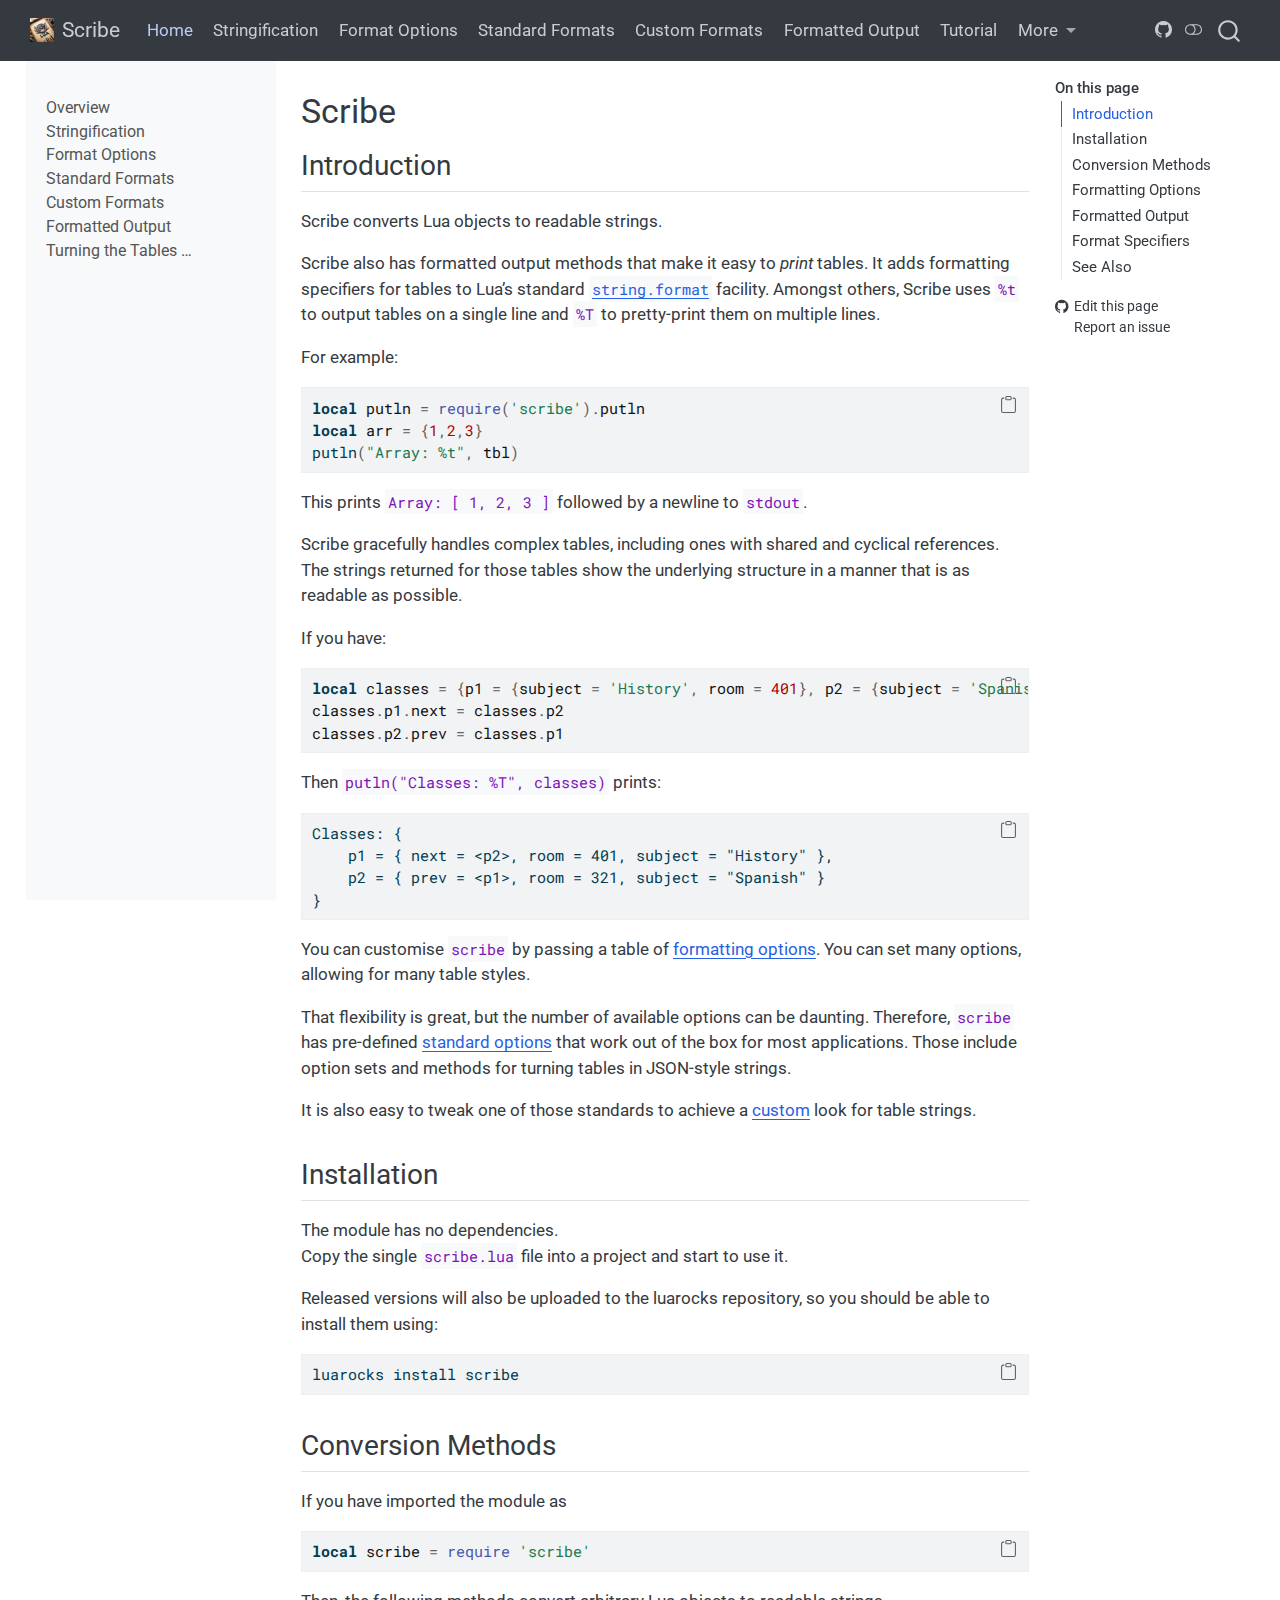
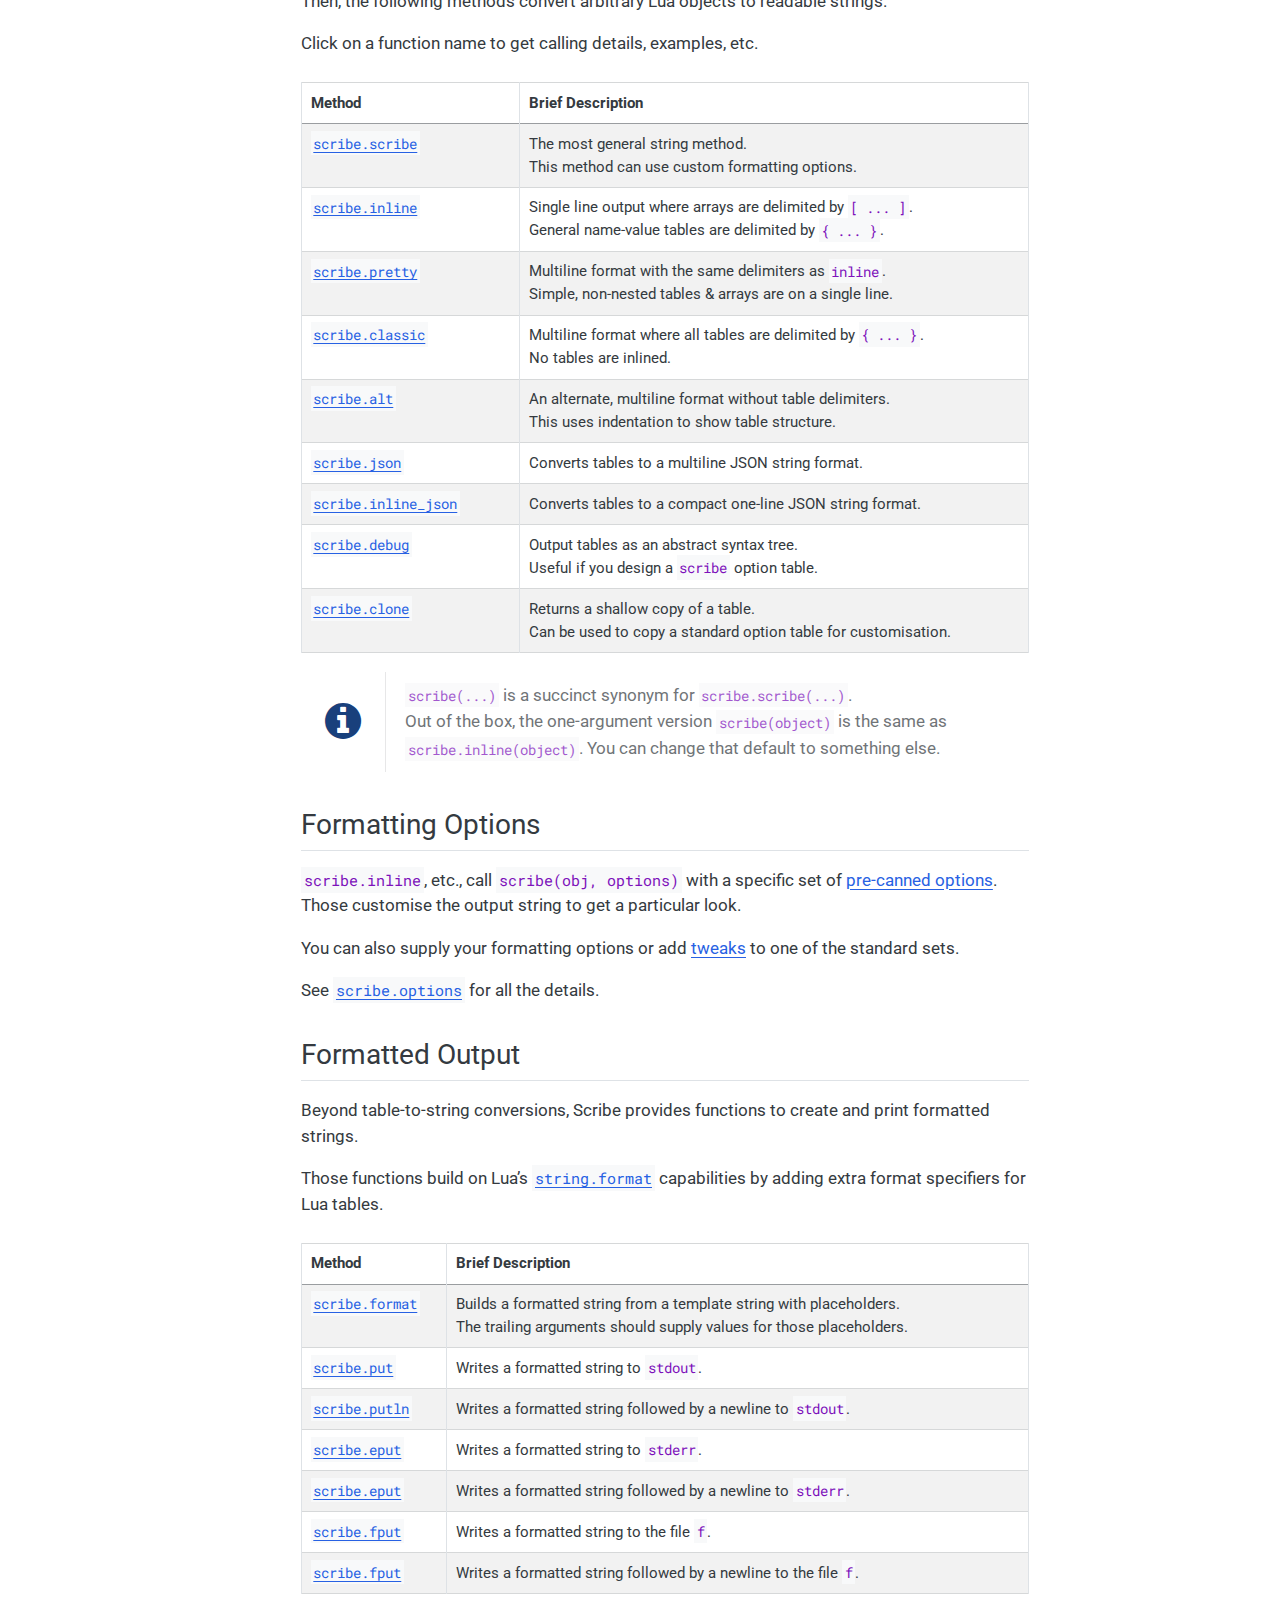
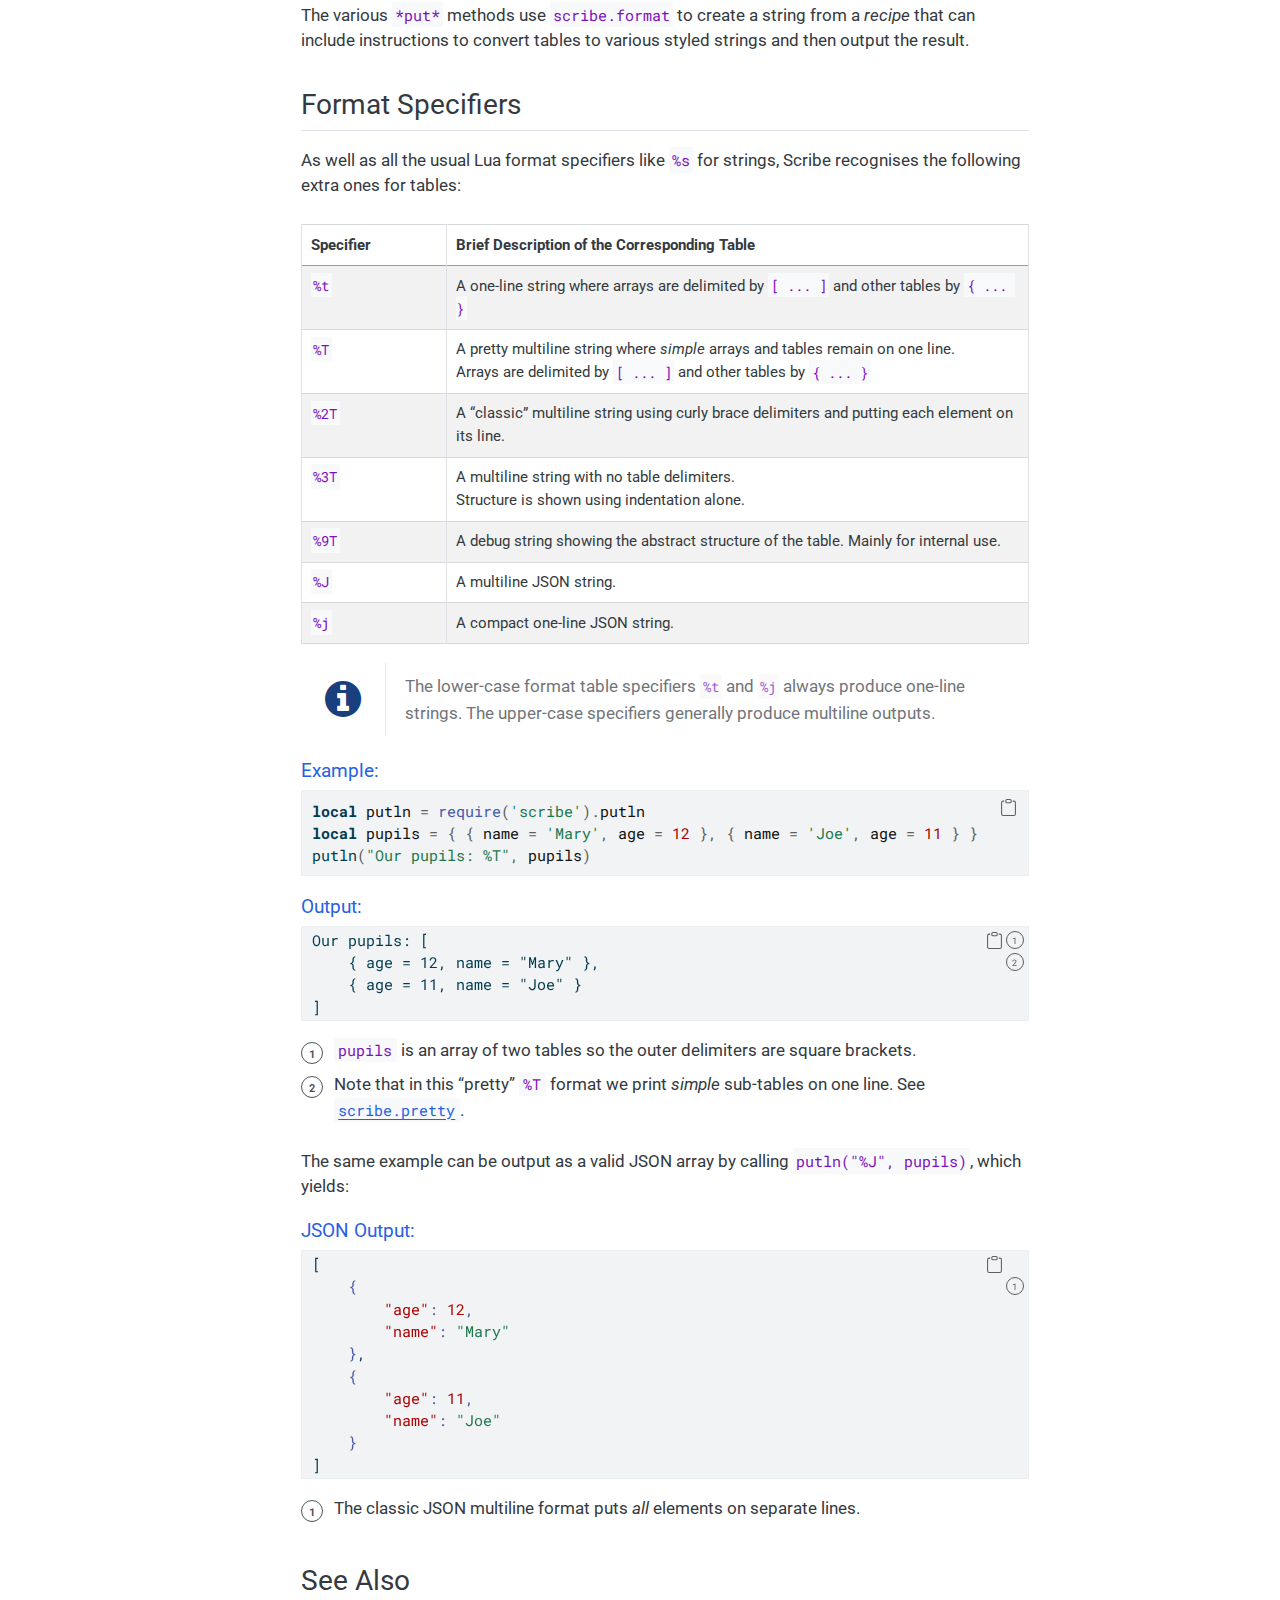
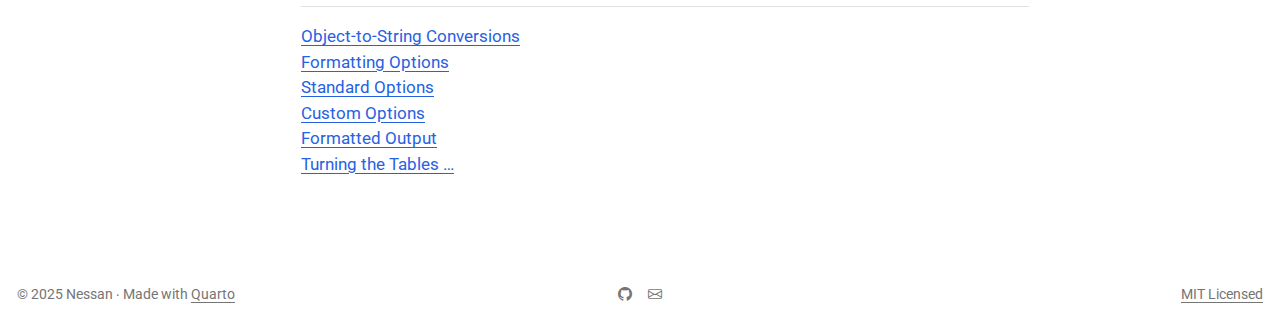
<file: pages/index.html>
<!DOCTYPE html>
<html xmlns="http://www.w3.org/1999/xhtml" lang="en" xml:lang="en"><head>

<meta charset="utf-8">
<meta name="generator" content="quarto-1.6.42">

<meta name="viewport" content="width=device-width, initial-scale=1.0, user-scalable=yes">


<title>Scribe</title>
<style>
code{white-space: pre-wrap;}
span.smallcaps{font-variant: small-caps;}
div.columns{display: flex; gap: min(4vw, 1.5em);}
div.column{flex: auto; overflow-x: auto;}
div.hanging-indent{margin-left: 1.5em; text-indent: -1.5em;}
ul.task-list{list-style: none;}
ul.task-list li input[type="checkbox"] {
  width: 0.8em;
  margin: 0 0.8em 0.2em -1em; /* quarto-specific, see https://github.com/quarto-dev/quarto-cli/issues/4556 */ 
  vertical-align: middle;
}
/* CSS for syntax highlighting */
pre > code.sourceCode { white-space: pre; position: relative; }
pre > code.sourceCode > span { line-height: 1.25; }
pre > code.sourceCode > span:empty { height: 1.2em; }
.sourceCode { overflow: visible; }
code.sourceCode > span { color: inherit; text-decoration: inherit; }
div.sourceCode { margin: 1em 0; }
pre.sourceCode { margin: 0; }
@media screen {
div.sourceCode { overflow: auto; }
}
@media print {
pre > code.sourceCode { white-space: pre-wrap; }
pre > code.sourceCode > span { display: inline-block; text-indent: -5em; padding-left: 5em; }
}
pre.numberSource code
  { counter-reset: source-line 0; }
pre.numberSource code > span
  { position: relative; left: -4em; counter-increment: source-line; }
pre.numberSource code > span > a:first-child::before
  { content: counter(source-line);
    position: relative; left: -1em; text-align: right; vertical-align: baseline;
    border: none; display: inline-block;
    -webkit-touch-callout: none; -webkit-user-select: none;
    -khtml-user-select: none; -moz-user-select: none;
    -ms-user-select: none; user-select: none;
    padding: 0 4px; width: 4em;
  }
pre.numberSource { margin-left: 3em;  padding-left: 4px; }
div.sourceCode
  {   }
@media screen {
pre > code.sourceCode > span > a:first-child::before { text-decoration: underline; }
}
</style>


<script src="../site_libs/quarto-nav/quarto-nav.js"></script>
<script src="../site_libs/clipboard/clipboard.min.js"></script>
<script src="../site_libs/quarto-search/autocomplete.umd.js"></script>
<script src="../site_libs/quarto-search/fuse.min.js"></script>
<script src="../site_libs/quarto-search/quarto-search.js"></script>
<meta name="quarto:offset" content="../">
<link href="../assets/images/logo.png" rel="icon" type="image/png">
<script src="../site_libs/quarto-html/quarto.js"></script>
<script src="../site_libs/quarto-html/popper.min.js"></script>
<script src="../site_libs/quarto-html/tippy.umd.min.js"></script>
<script src="../site_libs/quarto-html/anchor.min.js"></script>
<link href="../site_libs/quarto-html/tippy.css" rel="stylesheet">
<link href="../site_libs/quarto-html/quarto-syntax-highlighting-3dab89b00e5da3c21c7fdf7320ab4863.css" rel="stylesheet" class="quarto-color-scheme" id="quarto-text-highlighting-styles">
<link href="../site_libs/quarto-html/quarto-syntax-highlighting-dark-e8ca782b0f038343a77a11b3e6da11e9.css" rel="prefetch" class="quarto-color-scheme quarto-color-alternate" id="quarto-text-highlighting-styles">
<script src="../site_libs/bootstrap/bootstrap.min.js"></script>
<link href="../site_libs/bootstrap/bootstrap-icons.css" rel="stylesheet">
<link href="../site_libs/bootstrap/bootstrap-1c72929d01b0088021efc93cecacfdad.min.css" rel="stylesheet" append-hash="true" class="quarto-color-scheme" id="quarto-bootstrap" data-mode="light">
<link href="../site_libs/bootstrap/bootstrap-dark-fd7f26691d08b4217965b71eb792887a.min.css" rel="prefetch" append-hash="true" class="quarto-color-scheme quarto-color-alternate" id="quarto-bootstrap" data-mode="dark">
<link href="../site_libs/quarto-contrib/admonitions-1.0.0/admonitions.css" rel="stylesheet">
<script id="quarto-search-options" type="application/json">{
  "location": "navbar",
  "copy-button": false,
  "collapse-after": 3,
  "panel-placement": "end",
  "type": "overlay",
  "limit": 50,
  "keyboard-shortcut": [
    "f",
    "/",
    "s"
  ],
  "show-item-context": false,
  "language": {
    "search-no-results-text": "No results",
    "search-matching-documents-text": "matching documents",
    "search-copy-link-title": "Copy link to search",
    "search-hide-matches-text": "Hide additional matches",
    "search-more-match-text": "more match in this document",
    "search-more-matches-text": "more matches in this document",
    "search-clear-button-title": "Clear",
    "search-text-placeholder": "",
    "search-detached-cancel-button-title": "Cancel",
    "search-submit-button-title": "Submit",
    "search-label": "Search"
  }
}</script>
<script async="" src="https://www.googletagmanager.com/gtag/js?id=G-KN2F5ELKFN"></script>

<script type="text/javascript">

window.dataLayer = window.dataLayer || [];
function gtag(){dataLayer.push(arguments);}
gtag('js', new Date());
gtag('config', 'G-KN2F5ELKFN', { 'anonymize_ip': true});
</script>
<link rel="stylesheet" href="https://cdnjs.cloudflare.com/ajax/libs/font-awesome/4.7.0/css/font-awesome.min.css">


<meta property="og:title" content="Scribe">
<meta property="og:description" content="">
<meta property="og:image" content="https://nessan.github.io/scribe/pages/assets/images/logo.png">
<meta property="og:site_name" content="Scribe">
</head>

<body class="nav-sidebar floating nav-fixed">

<div id="quarto-search-results"></div>
  <header id="quarto-header" class="headroom fixed-top">
    <nav class="navbar navbar-expand-lg " data-bs-theme="dark">
      <div class="navbar-container container-fluid">
      <div class="navbar-brand-container mx-auto">
    <a href="../index.html" class="navbar-brand navbar-brand-logo">
    <img src="../assets/images/logo.png" alt="The Scribe Logo" class="navbar-logo">
    </a>
    <a class="navbar-brand" href="../index.html">
    <span class="navbar-title">Scribe</span>
    </a>
  </div>
            <div id="quarto-search" class="" title="Search"></div>
          <button class="navbar-toggler" type="button" data-bs-toggle="collapse" data-bs-target="#navbarCollapse" aria-controls="navbarCollapse" role="menu" aria-expanded="false" aria-label="Toggle navigation" onclick="if (window.quartoToggleHeadroom) { window.quartoToggleHeadroom(); }">
  <span class="navbar-toggler-icon"></span>
</button>
          <div class="collapse navbar-collapse" id="navbarCollapse">
            <ul class="navbar-nav navbar-nav-scroll me-auto">
  <li class="nav-item">
    <a class="nav-link active" href="../index.html" aria-current="page"> 
<span class="menu-text">Home</span></a>
  </li>  
  <li class="nav-item">
    <a class="nav-link" href="../pages/stringification.html"> 
<span class="menu-text">Stringification</span></a>
  </li>  
  <li class="nav-item">
    <a class="nav-link" href="../pages/format-options.html"> 
<span class="menu-text">Format Options</span></a>
  </li>  
  <li class="nav-item">
    <a class="nav-link" href="../pages/standard-formats.html"> 
<span class="menu-text">Standard Formats</span></a>
  </li>  
  <li class="nav-item">
    <a class="nav-link" href="../pages/custom-options.html"> 
<span class="menu-text">Custom Formats</span></a>
  </li>  
  <li class="nav-item">
    <a class="nav-link" href="../pages/formatted-output.html"> 
<span class="menu-text">Formatted Output</span></a>
  </li>  
  <li class="nav-item">
    <a class="nav-link" href="../pages/tutorial/index.html"> 
<span class="menu-text">Tutorial</span></a>
  </li>  
  <li class="nav-item dropdown ">
    <a class="nav-link dropdown-toggle" href="#" id="nav-menu-more" role="link" data-bs-toggle="dropdown" aria-expanded="false">
 <span class="menu-text">More</span>
    </a>
    <ul class="dropdown-menu" aria-labelledby="nav-menu-more">    
        <li>
    <a class="dropdown-item" href="https://github.com/nessan/scribe"><i class="bi bi-github" role="img">
</i> 
 <span class="dropdown-text">Project Repo</span></a>
  </li>  
        <li>
    <a class="dropdown-item" href="https://github.com/nessan/scribe/issues"><i class="bi bi-bug" role="img">
</i> 
 <span class="dropdown-text">Report a Bug</span></a>
  </li>  
        <li>
    <a class="dropdown-item" href="mailto:nzznfitz+gh@icloud.com"><i class="bi bi-chat-right-text" role="img">
</i> 
 <span class="dropdown-text">Ask a Question</span></a>
  </li>  
    </ul>
  </li>
</ul>
          </div> <!-- /navcollapse -->
            <div class="quarto-navbar-tools">
    <a href="https://github.com/nessan/scribe" title="GitHub repo" class="quarto-navigation-tool px-1" aria-label="GitHub repo"><i class="bi bi-github"></i></a>
  <a href="" class="quarto-color-scheme-toggle quarto-navigation-tool  px-1" onclick="window.quartoToggleColorScheme(); return false;" title="Toggle dark mode"><i class="bi"></i></a>
</div>
      </div> <!-- /container-fluid -->
    </nav>
  <nav class="quarto-secondary-nav">
    <div class="container-fluid d-flex">
      <button type="button" class="quarto-btn-toggle btn" data-bs-toggle="collapse" role="button" data-bs-target=".quarto-sidebar-collapse-item" aria-controls="quarto-sidebar" aria-expanded="false" aria-label="Toggle sidebar navigation" onclick="if (window.quartoToggleHeadroom) { window.quartoToggleHeadroom(); }">
        <i class="bi bi-layout-text-sidebar-reverse"></i>
      </button>
        <a class="flex-grow-1 no-decor" role="navigation" data-bs-toggle="collapse" data-bs-target=".quarto-sidebar-collapse-item" aria-controls="quarto-sidebar" aria-expanded="false" aria-label="Toggle sidebar navigation" onclick="if (window.quartoToggleHeadroom) { window.quartoToggleHeadroom(); }">      
          <h1 class="quarto-secondary-nav-title">Scribe</h1>
        </a>     
    </div>
  </nav>
</header>
<!-- content -->
<div id="quarto-content" class="quarto-container page-columns page-rows-contents page-layout-article page-navbar">
<!-- sidebar -->
  <nav id="quarto-sidebar" class="sidebar collapse collapse-horizontal quarto-sidebar-collapse-item sidebar-navigation floating overflow-auto">
    <div class="sidebar-menu-container"> 
    <ul class="list-unstyled mt-1">
        <li class="sidebar-item">
  <div class="sidebar-item-container"> 
  <a href="../index.html" class="sidebar-item-text sidebar-link">
 <span class="menu-text">Overview</span></a>
  </div>
</li>
        <li class="sidebar-item">
  <div class="sidebar-item-container"> 
  <a href="../pages/stringification.html" class="sidebar-item-text sidebar-link">
 <span class="menu-text">Stringification</span></a>
  </div>
</li>
        <li class="sidebar-item">
  <div class="sidebar-item-container"> 
  <a href="../pages/format-options.html" class="sidebar-item-text sidebar-link">
 <span class="menu-text">Format Options</span></a>
  </div>
</li>
        <li class="sidebar-item">
  <div class="sidebar-item-container"> 
  <a href="../pages/standard-formats.html" class="sidebar-item-text sidebar-link">
 <span class="menu-text">Standard Formats</span></a>
  </div>
</li>
        <li class="sidebar-item">
  <div class="sidebar-item-container"> 
  <a href="../pages/custom-options.html" class="sidebar-item-text sidebar-link">
 <span class="menu-text">Custom Formats</span></a>
  </div>
</li>
        <li class="sidebar-item">
  <div class="sidebar-item-container"> 
  <a href="../pages/formatted-output.html" class="sidebar-item-text sidebar-link">
 <span class="menu-text">Formatted Output</span></a>
  </div>
</li>
        <li class="sidebar-item">
  <div class="sidebar-item-container"> 
  <a href="../pages/tutorial/index.html" class="sidebar-item-text sidebar-link">
 <span class="menu-text">Turning the Tables …</span></a>
  </div>
</li>
    </ul>
    </div>
</nav>
<div id="quarto-sidebar-glass" class="quarto-sidebar-collapse-item" data-bs-toggle="collapse" data-bs-target=".quarto-sidebar-collapse-item"></div>
<!-- margin-sidebar -->
    <div id="quarto-margin-sidebar" class="sidebar margin-sidebar">
        <nav id="TOC" role="doc-toc" class="toc-active" data-toc-expanded="99">
    <h2 id="toc-title">On this page</h2>
   
  <ul>
  <li><a href="#introduction" id="toc-introduction" class="nav-link active" data-scroll-target="#introduction">Introduction</a></li>
  <li><a href="#installation" id="toc-installation" class="nav-link" data-scroll-target="#installation">Installation</a></li>
  <li><a href="#conversion-methods" id="toc-conversion-methods" class="nav-link" data-scroll-target="#conversion-methods">Conversion Methods</a></li>
  <li><a href="#formatting-options" id="toc-formatting-options" class="nav-link" data-scroll-target="#formatting-options">Formatting Options</a></li>
  <li><a href="#formatted-output" id="toc-formatted-output" class="nav-link" data-scroll-target="#formatted-output">Formatted Output</a></li>
  <li><a href="#format-specifiers" id="toc-format-specifiers" class="nav-link" data-scroll-target="#format-specifiers">Format Specifiers</a></li>
  <li><a href="#see-also" id="toc-see-also" class="nav-link" data-scroll-target="#see-also">See Also</a></li>
  </ul>
<div class="toc-actions"><ul><li><a href="https://github.com/nessan/scribe/edit/main/docs/pages/index.qmd" class="toc-action"><i class="bi bi-github"></i>Edit this page</a></li><li><a href="https://github.com/nessan/scribe/issues/new/choose" class="toc-action"><i class="bi empty"></i>Report an issue</a></li></ul></div></nav>
    </div>
<!-- main -->
<main class="content" id="quarto-document-content">

<header id="title-block-header" class="quarto-title-block default">
<div class="quarto-title">
<h1 class="title d-none d-lg-block">Scribe</h1>
</div>



<div class="quarto-title-meta">

    
  
    
  </div>
  


</header>


<section id="introduction" class="level2">
<h2 class="anchored" data-anchor-id="introduction">Introduction</h2>
<p>Scribe converts Lua objects to readable strings.</p>
<p>Scribe also has formatted output methods that make it easy to <em>print</em> tables. It adds formatting specifiers for tables to Lua’s standard <a href="https://www.lua.org/manual/5.4/manual.html#6.4"><code>string.format</code></a> facility. Amongst others, Scribe uses <code>%t</code> to output tables on a single line and <code>%T</code> to pretty-print them on multiple lines.</p>
<p>For example:</p>
<div class="sourceCode" id="cb1"><pre class="sourceCode lua code-with-copy"><code class="sourceCode lua"><span id="cb1-1"><a href="#cb1-1" aria-hidden="true" tabindex="-1"></a><span class="kw">local</span> <span class="va">putln</span> <span class="op">=</span> <span class="fu">require</span><span class="op">(</span><span class="st">'scribe'</span><span class="op">).</span><span class="va">putln</span></span>
<span id="cb1-2"><a href="#cb1-2" aria-hidden="true" tabindex="-1"></a><span class="kw">local</span> <span class="va">arr</span> <span class="op">=</span> <span class="op">{</span><span class="dv">1</span><span class="op">,</span><span class="dv">2</span><span class="op">,</span><span class="dv">3</span><span class="op">}</span></span>
<span id="cb1-3"><a href="#cb1-3" aria-hidden="true" tabindex="-1"></a>putln<span class="op">(</span><span class="st">"Array: %t"</span><span class="op">,</span> <span class="va">tbl</span><span class="op">)</span></span></code><button title="Copy to Clipboard" class="code-copy-button"><i class="bi"></i></button></pre></div>
<p>This prints <code>Array: [ 1, 2, 3 ]</code> followed by a newline to <code>stdout</code>.</p>
<p>Scribe gracefully handles complex tables, including ones with shared and cyclical references. The strings returned for those tables show the underlying structure in a manner that is as readable as possible.</p>
<p>If you have:</p>
<div class="sourceCode" id="cb2"><pre class="sourceCode lua code-with-copy"><code class="sourceCode lua"><span id="cb2-1"><a href="#cb2-1" aria-hidden="true" tabindex="-1"></a><span class="kw">local</span> <span class="va">classes</span> <span class="op">=</span> <span class="op">{</span><span class="va">p1</span> <span class="op">=</span> <span class="op">{</span><span class="va">subject</span> <span class="op">=</span> <span class="st">'History'</span><span class="op">,</span> <span class="va">room</span> <span class="op">=</span> <span class="dv">401</span><span class="op">},</span> <span class="va">p2</span> <span class="op">=</span> <span class="op">{</span><span class="va">subject</span> <span class="op">=</span> <span class="st">'Spanish'</span><span class="op">,</span> <span class="va">room</span> <span class="op">=</span> <span class="dv">321</span><span class="op">}}</span></span>
<span id="cb2-2"><a href="#cb2-2" aria-hidden="true" tabindex="-1"></a><span class="va">classes</span><span class="op">.</span><span class="va">p1</span><span class="op">.</span><span class="va">next</span> <span class="op">=</span> <span class="va">classes</span><span class="op">.</span><span class="va">p2</span></span>
<span id="cb2-3"><a href="#cb2-3" aria-hidden="true" tabindex="-1"></a><span class="va">classes</span><span class="op">.</span><span class="va">p2</span><span class="op">.</span><span class="va">prev</span> <span class="op">=</span> <span class="va">classes</span><span class="op">.</span><span class="va">p1</span></span></code><button title="Copy to Clipboard" class="code-copy-button"><i class="bi"></i></button></pre></div>
<p>Then <code>putln("Classes: %T", classes)</code> prints:</p>
<div class="sourceCode" id="cb3"><pre class="sourceCode txt code-with-copy"><code class="sourceCode default"><span id="cb3-1"><a href="#cb3-1" aria-hidden="true" tabindex="-1"></a>Classes: {</span>
<span id="cb3-2"><a href="#cb3-2" aria-hidden="true" tabindex="-1"></a>    p1 = { next = &lt;p2&gt;, room = 401, subject = "History" },</span>
<span id="cb3-3"><a href="#cb3-3" aria-hidden="true" tabindex="-1"></a>    p2 = { prev = &lt;p1&gt;, room = 321, subject = "Spanish" }</span>
<span id="cb3-4"><a href="#cb3-4" aria-hidden="true" tabindex="-1"></a>}</span></code><button title="Copy to Clipboard" class="code-copy-button"><i class="bi"></i></button></pre></div>
<p>You can customise <code>scribe</code> by passing a table of <a href="../pages/format-options.html">formatting options</a>. You can set many options, allowing for many table styles.</p>
<p>That flexibility is great, but the number of available options can be daunting. Therefore, <code>scribe</code> has pre-defined <a href="../pages/standard-formats.html">standard options</a> that work out of the box for most applications. Those include option sets and methods for turning tables in JSON-style strings.</p>
<p>It is also easy to tweak one of those standards to achieve a <a href="../pages/custom-options.html">custom</a> look for table strings.</p>
</section>
<section id="installation" class="level2">
<h2 class="anchored" data-anchor-id="installation">Installation</h2>
<p>The module has no dependencies. <br> Copy the single <code>scribe.lua</code> file into a project and start to use it.</p>
<p>Released versions will also be uploaded to the luarocks repository, so you should be able to install them using:</p>
<div class="sourceCode" id="cb4"><pre class="sourceCode bash code-with-copy"><code class="sourceCode bash"><span id="cb4-1"><a href="#cb4-1" aria-hidden="true" tabindex="-1"></a><span class="ex">luarocks</span> install scribe</span></code><button title="Copy to Clipboard" class="code-copy-button"><i class="bi"></i></button></pre></div>
</section>
<section id="conversion-methods" class="level2">
<h2 class="anchored" data-anchor-id="conversion-methods">Conversion Methods</h2>
<p>If you have imported the module as</p>
<div class="sourceCode" id="cb5"><pre class="sourceCode lua code-with-copy"><code class="sourceCode lua"><span id="cb5-1"><a href="#cb5-1" aria-hidden="true" tabindex="-1"></a><span class="kw">local</span> <span class="va">scribe</span> <span class="op">=</span> <span class="fu">require</span> <span class="st">'scribe'</span></span></code><button title="Copy to Clipboard" class="code-copy-button"><i class="bi"></i></button></pre></div>
<p>Then, the following methods convert arbitrary Lua objects to readable strings.</p>
<p>Click on a function name to get calling details, examples, etc.</p>
<div class="table-responsive">
<table class="table-bordered table-striped ver caption-top table">
<colgroup>
<col style="width: 30%">
<col style="width: 70%">
</colgroup>
<thead>
<tr class="header">
<th>Method</th>
<th>Brief Description</th>
</tr>
</thead>
<tbody>
<tr class="odd">
<td><a href="../pages/stringification.html"><code>scribe.scribe</code></a></td>
<td>The most general string method. <br> This method can use custom formatting options.</td>
</tr>
<tr class="even">
<td><a href="../pages/stringification.html"><code>scribe.inline</code></a></td>
<td>Single line output where arrays are delimited by <code>[ ... ]</code>. <br> General name-value tables are delimited by <code>{ ... }</code>.</td>
</tr>
<tr class="odd">
<td><a href="../pages/stringification.html"><code>scribe.pretty</code></a></td>
<td>Multiline format with the same delimiters as <code>inline</code>. <br> Simple, non-nested tables &amp; arrays are on a single line.</td>
</tr>
<tr class="even">
<td><a href="../pages/stringification.html"><code>scribe.classic</code></a></td>
<td>Multiline format where all tables are delimited by <code>{ ... }</code>. <br> No tables are inlined.</td>
</tr>
<tr class="odd">
<td><a href="../pages/stringification.html"><code>scribe.alt</code></a></td>
<td>An alternate, multiline format without table delimiters. <br> This uses indentation to show table structure.</td>
</tr>
<tr class="even">
<td><a href="../pages/stringification.html"><code>scribe.json</code></a></td>
<td>Converts tables to a multiline JSON string format.</td>
</tr>
<tr class="odd">
<td><a href="../pages/stringification.html"><code>scribe.inline_json</code></a></td>
<td>Converts tables to a compact one-line JSON string format.</td>
</tr>
<tr class="even">
<td><a href="../pages/stringification.html"><code>scribe.debug</code></a></td>
<td>Output tables as an abstract syntax tree. <br> Useful if you design a <code>scribe</code> option table.</td>
</tr>
<tr class="odd">
<td><a href="../pages/custom-options.html"><code>scribe.clone</code></a></td>
<td>Returns a shallow copy of a table. <br> Can be used to copy a standard option table for customisation.</td>
</tr>
</tbody>
</table>
</div>
<div class="admonition note">
    <table><tbody><tr>
    <td class="icon"> <i class="fa icon-note" title="Note"></i></td>
    <td class="content">
    
<code>scribe(...)</code> is a succinct synonym for <code>scribe.scribe(...)</code>. <br> Out of the box, the one-argument version <code>scribe(object)</code> is the same as <code>scribe.inline(object)</code>. You can change that default to something else.
</td></tr></tbody></table></div>
</section>
<section id="formatting-options" class="level2">
<h2 class="anchored" data-anchor-id="formatting-options">Formatting Options</h2>
<p><code>scribe.inline</code>, etc., call <code>scribe(obj, options)</code> with a specific set of <a href="../pages/standard-formats.html">pre-canned options</a>. Those customise the output string to get a particular look.</p>
<p>You can also supply your formatting options or add <a href="../pages/custom-options.html">tweaks</a> to one of the standard sets.</p>
<p>See <a href="../pages/format-options.html"><code>scribe.options</code></a> for all the details.</p>
</section>
<section id="formatted-output" class="level2">
<h2 class="anchored" data-anchor-id="formatted-output">Formatted Output</h2>
<p>Beyond table-to-string conversions, Scribe provides functions to create and print formatted strings.</p>
<p>Those functions build on Lua’s <a href="https://www.lua.org/manual/5.4/manual.html#6.4"><code>string.format</code></a> capabilities by adding extra format specifiers for Lua tables.</p>
<div class="table-responsive">
<table class="table-bordered table-striped table-hover caption-top table">
<colgroup>
<col style="width: 20%">
<col style="width: 80%">
</colgroup>
<thead>
<tr class="header">
<th>Method</th>
<th>Brief Description</th>
</tr>
</thead>
<tbody>
<tr class="odd">
<td><a href="../pages/formatted-output.html"><code>scribe.format</code></a></td>
<td>Builds a formatted string from a template string with placeholders. <br> The trailing arguments should supply values for those placeholders.</td>
</tr>
<tr class="even">
<td><a href="../pages/formatted-output.html"><code>scribe.put</code></a></td>
<td>Writes a formatted string to <code>stdout</code>.</td>
</tr>
<tr class="odd">
<td><a href="../pages/formatted-output.html"><code>scribe.putln</code></a></td>
<td>Writes a formatted string followed by a newline to <code>stdout</code>.</td>
</tr>
<tr class="even">
<td><a href="../pages/formatted-output.html"><code>scribe.eput</code></a></td>
<td>Writes a formatted string to <code>stderr</code>.</td>
</tr>
<tr class="odd">
<td><a href="../pages/formatted-output.html"><code>scribe.eput</code></a></td>
<td>Writes a formatted string followed by a newline to <code>stderr</code>.</td>
</tr>
<tr class="even">
<td><a href="../pages/formatted-output.html"><code>scribe.fput</code></a></td>
<td>Writes a formatted string to the file <code>f</code>.</td>
</tr>
<tr class="odd">
<td><a href="../pages/formatted-output.html"><code>scribe.fput</code></a></td>
<td>Writes a formatted string followed by a newline to the file <code>f</code>.</td>
</tr>
</tbody>
</table>
</div>
<p>The various <code>*put*</code> methods use <code>scribe.format</code> to create a string from a <em>recipe</em> that can include instructions to convert tables to various styled strings and then output the result.</p>
</section>
<section id="format-specifiers" class="level2">
<h2 class="anchored" data-anchor-id="format-specifiers">Format Specifiers</h2>
<p>As well as all the usual Lua format specifiers like <code>%s</code> for strings, Scribe recognises the following extra ones for tables:</p>
<div class="table-responsive">
<table class="table-bordered table-striped table-hover caption-top table">
<colgroup>
<col style="width: 20%">
<col style="width: 80%">
</colgroup>
<thead>
<tr class="header">
<th>Specifier</th>
<th>Brief Description of the Corresponding Table</th>
</tr>
</thead>
<tbody>
<tr class="odd">
<td><code>%t</code></td>
<td>A one-line string where arrays are delimited by <code>[ ... ]</code> and other tables by <code>{ ... }</code></td>
</tr>
<tr class="even">
<td><code>%T</code></td>
<td>A pretty multiline string where <em>simple</em> arrays and tables remain on one line. <br> Arrays are delimited by <code>[ ... ]</code> and other tables by <code>{ ... }</code></td>
</tr>
<tr class="odd">
<td><code>%2T</code></td>
<td>A “classic” multiline string using curly brace delimiters and putting each element on its line.</td>
</tr>
<tr class="even">
<td><code>%3T</code></td>
<td>A multiline string with no table delimiters. <br> Structure is shown using indentation alone.</td>
</tr>
<tr class="odd">
<td><code>%9T</code></td>
<td>A debug string showing the abstract structure of the table. Mainly for internal use.</td>
</tr>
<tr class="even">
<td><code>%J</code></td>
<td>A multiline JSON string.</td>
</tr>
<tr class="odd">
<td><code>%j</code></td>
<td>A compact one-line JSON string.</td>
</tr>
</tbody>
</table>
</div>
<div class="admonition note">
    <table><tbody><tr>
    <td class="icon"> <i class="fa icon-note" title="Note"></i></td>
    <td class="content">
    
The lower-case format table specifiers <code>%t</code> and <code>%j</code> always produce one-line strings. The upper-case specifiers generally produce multiline outputs.
</td></tr></tbody></table></div>
<p><span class="bt">Example:</span></p>
<div class="sourceCode" id="cb6"><pre class="sourceCode lua code-with-copy"><code class="sourceCode lua"><span id="cb6-1"><a href="#cb6-1" aria-hidden="true" tabindex="-1"></a><span class="kw">local</span> <span class="va">putln</span> <span class="op">=</span> <span class="fu">require</span><span class="op">(</span><span class="st">'scribe'</span><span class="op">).</span><span class="va">putln</span></span>
<span id="cb6-2"><a href="#cb6-2" aria-hidden="true" tabindex="-1"></a><span class="kw">local</span> <span class="va">pupils</span> <span class="op">=</span> <span class="op">{</span> <span class="op">{</span> <span class="va">name</span> <span class="op">=</span> <span class="st">'Mary'</span><span class="op">,</span> <span class="va">age</span> <span class="op">=</span> <span class="dv">12</span> <span class="op">},</span> <span class="op">{</span> <span class="va">name</span> <span class="op">=</span> <span class="st">'Joe'</span><span class="op">,</span> <span class="va">age</span> <span class="op">=</span> <span class="dv">11</span> <span class="op">}</span> <span class="op">}</span></span>
<span id="cb6-3"><a href="#cb6-3" aria-hidden="true" tabindex="-1"></a>putln<span class="op">(</span><span class="st">"Our pupils: %T"</span><span class="op">,</span> <span class="va">pupils</span><span class="op">)</span></span></code><button title="Copy to Clipboard" class="code-copy-button"><i class="bi"></i></button></pre></div>
<p><span class="bt">Output:</span></p>
<div class="sourceCode" id="annotated-cell-7"><pre class="sourceCode txt code-annotation-code code-with-copy code-annotated"><code class="sourceCode default"><a class="code-annotation-anchor" data-target-cell="annotated-cell-7" data-target-annotation="1" onclick="event.preventDefault();">1</a><span id="annotated-cell-7-1" class="code-annotation-target"><a href="#annotated-cell-7-1" aria-hidden="true" tabindex="-1"></a>Our pupils: [</span>
<a class="code-annotation-anchor" data-target-cell="annotated-cell-7" data-target-annotation="2" onclick="event.preventDefault();">2</a><span id="annotated-cell-7-2" class="code-annotation-target"><a href="#annotated-cell-7-2" aria-hidden="true" tabindex="-1"></a>    { age = 12, name = "Mary" },</span>
<span id="annotated-cell-7-3"><a href="#annotated-cell-7-3" aria-hidden="true" tabindex="-1"></a>    { age = 11, name = "Joe" }</span>
<span id="annotated-cell-7-4"><a href="#annotated-cell-7-4" aria-hidden="true" tabindex="-1"></a>]</span><div class="code-annotation-gutter-bg"></div><div class="code-annotation-gutter"></div></code><button title="Copy to Clipboard" class="code-copy-button"><i class="bi"></i></button></pre></div>
<dl class="code-annotation-container-grid">
<dt data-target-cell="annotated-cell-7" data-target-annotation="1">1</dt>
<dd>
<span data-code-cell="annotated-cell-7" data-code-lines="1" data-code-annotation="1"><code>pupils</code> is an array of two tables so the outer delimiters are square brackets.</span>
</dd>
<dt data-target-cell="annotated-cell-7" data-target-annotation="2">2</dt>
<dd>
<span data-code-cell="annotated-cell-7" data-code-lines="2" data-code-annotation="2">Note that in this “pretty” <code>%T</code> format we print <em>simple</em> sub-tables on one line. See <a href="../pages/stringification.html"><code>scribe.pretty</code></a>.</span>
</dd>
</dl>
<p>The same example can be output as a valid JSON array by calling <code>putln("%J", pupils)</code>, which yields:</p>
<p><span class="bt">JSON Output:</span></p>
<div class="sourceCode" id="annotated-cell-8"><pre class="sourceCode json code-annotation-code code-with-copy code-annotated"><code class="sourceCode json"><span id="annotated-cell-8-1"><a href="#annotated-cell-8-1" aria-hidden="true" tabindex="-1"></a><span class="ot">[</span></span>
<a class="code-annotation-anchor" data-target-cell="annotated-cell-8" data-target-annotation="1" onclick="event.preventDefault();">1</a><span id="annotated-cell-8-2" class="code-annotation-target"><a href="#annotated-cell-8-2" aria-hidden="true" tabindex="-1"></a>    <span class="fu">{</span></span>
<span id="annotated-cell-8-3"><a href="#annotated-cell-8-3" aria-hidden="true" tabindex="-1"></a>        <span class="dt">"age"</span><span class="fu">:</span> <span class="dv">12</span><span class="fu">,</span></span>
<span id="annotated-cell-8-4"><a href="#annotated-cell-8-4" aria-hidden="true" tabindex="-1"></a>        <span class="dt">"name"</span><span class="fu">:</span> <span class="st">"Mary"</span></span>
<span id="annotated-cell-8-5"><a href="#annotated-cell-8-5" aria-hidden="true" tabindex="-1"></a>    <span class="fu">}</span><span class="ot">,</span></span>
<span id="annotated-cell-8-6"><a href="#annotated-cell-8-6" aria-hidden="true" tabindex="-1"></a>    <span class="fu">{</span></span>
<span id="annotated-cell-8-7"><a href="#annotated-cell-8-7" aria-hidden="true" tabindex="-1"></a>        <span class="dt">"age"</span><span class="fu">:</span> <span class="dv">11</span><span class="fu">,</span></span>
<span id="annotated-cell-8-8"><a href="#annotated-cell-8-8" aria-hidden="true" tabindex="-1"></a>        <span class="dt">"name"</span><span class="fu">:</span> <span class="st">"Joe"</span></span>
<span id="annotated-cell-8-9"><a href="#annotated-cell-8-9" aria-hidden="true" tabindex="-1"></a>    <span class="fu">}</span></span>
<span id="annotated-cell-8-10"><a href="#annotated-cell-8-10" aria-hidden="true" tabindex="-1"></a><span class="ot">]</span></span><div class="code-annotation-gutter-bg"></div><div class="code-annotation-gutter"></div></code><button title="Copy to Clipboard" class="code-copy-button"><i class="bi"></i></button></pre></div>
<dl class="code-annotation-container-grid">
<dt data-target-cell="annotated-cell-8" data-target-annotation="1">1</dt>
<dd>
<span data-code-cell="annotated-cell-8" data-code-lines="2" data-code-annotation="1">The classic JSON multiline format puts <em>all</em> elements on separate lines.</span>
</dd>
</dl>
</section>
<section id="see-also" class="level2">
<h2 class="anchored" data-anchor-id="see-also">See Also</h2>
<p><a href="../pages/stringification.html">Object-to-String Conversions</a> <br> <a href="../pages/format-options.html">Formatting Options</a> <br> <a href="../pages/standard-formats.html">Standard Options</a> <br> <a href="../pages/custom-options.html">Custom Options</a> <br> <a href="../pages/formatted-output.html">Formatted Output</a> <br> <a href="../pages/tutorial/index.html">Turning the Tables …</a></p>


</section>

<a onclick="window.scrollTo(0, 0); return false;" role="button" id="quarto-back-to-top"><i class="bi bi-arrow-up"></i> Back to top</a></main> <!-- /main -->
<script id="quarto-html-after-body" type="application/javascript">
window.document.addEventListener("DOMContentLoaded", function (event) {
  const toggleBodyColorMode = (bsSheetEl) => {
    const mode = bsSheetEl.getAttribute("data-mode");
    const bodyEl = window.document.querySelector("body");
    if (mode === "dark") {
      bodyEl.classList.add("quarto-dark");
      bodyEl.classList.remove("quarto-light");
    } else {
      bodyEl.classList.add("quarto-light");
      bodyEl.classList.remove("quarto-dark");
    }
  }
  const toggleBodyColorPrimary = () => {
    const bsSheetEl = window.document.querySelector("link#quarto-bootstrap");
    if (bsSheetEl) {
      toggleBodyColorMode(bsSheetEl);
    }
  }
  toggleBodyColorPrimary();  
  const disableStylesheet = (stylesheets) => {
    for (let i=0; i < stylesheets.length; i++) {
      const stylesheet = stylesheets[i];
      stylesheet.rel = 'prefetch';
    }
  }
  const enableStylesheet = (stylesheets) => {
    for (let i=0; i < stylesheets.length; i++) {
      const stylesheet = stylesheets[i];
      stylesheet.rel = 'stylesheet';
    }
  }
  const manageTransitions = (selector, allowTransitions) => {
    const els = window.document.querySelectorAll(selector);
    for (let i=0; i < els.length; i++) {
      const el = els[i];
      if (allowTransitions) {
        el.classList.remove('notransition');
      } else {
        el.classList.add('notransition');
      }
    }
  }
  const toggleGiscusIfUsed = (isAlternate, darkModeDefault) => {
    const baseTheme = document.querySelector('#giscus-base-theme')?.value ?? 'light';
    const alternateTheme = document.querySelector('#giscus-alt-theme')?.value ?? 'dark';
    let newTheme = '';
    if(darkModeDefault) {
      newTheme = isAlternate ? baseTheme : alternateTheme;
    } else {
      newTheme = isAlternate ? alternateTheme : baseTheme;
    }
    const changeGiscusTheme = () => {
      // From: https://github.com/giscus/giscus/issues/336
      const sendMessage = (message) => {
        const iframe = document.querySelector('iframe.giscus-frame');
        if (!iframe) return;
        iframe.contentWindow.postMessage({ giscus: message }, 'https://giscus.app');
      }
      sendMessage({
        setConfig: {
          theme: newTheme
        }
      });
    }
    const isGiscussLoaded = window.document.querySelector('iframe.giscus-frame') !== null;
    if (isGiscussLoaded) {
      changeGiscusTheme();
    }
  }
  const toggleColorMode = (alternate) => {
    // Switch the stylesheets
    const alternateStylesheets = window.document.querySelectorAll('link.quarto-color-scheme.quarto-color-alternate');
    manageTransitions('#quarto-margin-sidebar .nav-link', false);
    if (alternate) {
      enableStylesheet(alternateStylesheets);
      for (const sheetNode of alternateStylesheets) {
        if (sheetNode.id === "quarto-bootstrap") {
          toggleBodyColorMode(sheetNode);
        }
      }
    } else {
      disableStylesheet(alternateStylesheets);
      toggleBodyColorPrimary();
    }
    manageTransitions('#quarto-margin-sidebar .nav-link', true);
    // Switch the toggles
    const toggles = window.document.querySelectorAll('.quarto-color-scheme-toggle');
    for (let i=0; i < toggles.length; i++) {
      const toggle = toggles[i];
      if (toggle) {
        if (alternate) {
          toggle.classList.add("alternate");     
        } else {
          toggle.classList.remove("alternate");
        }
      }
    }
    // Hack to workaround the fact that safari doesn't
    // properly recolor the scrollbar when toggling (#1455)
    if (navigator.userAgent.indexOf('Safari') > 0 && navigator.userAgent.indexOf('Chrome') == -1) {
      manageTransitions("body", false);
      window.scrollTo(0, 1);
      setTimeout(() => {
        window.scrollTo(0, 0);
        manageTransitions("body", true);
      }, 40);  
    }
  }
  const isFileUrl = () => { 
    return window.location.protocol === 'file:';
  }
  const hasAlternateSentinel = () => {  
    let styleSentinel = getColorSchemeSentinel();
    if (styleSentinel !== null) {
      return styleSentinel === "alternate";
    } else {
      return false;
    }
  }
  const setStyleSentinel = (alternate) => {
    const value = alternate ? "alternate" : "default";
    if (!isFileUrl()) {
      window.localStorage.setItem("quarto-color-scheme", value);
    } else {
      localAlternateSentinel = value;
    }
  }
  const getColorSchemeSentinel = () => {
    if (!isFileUrl()) {
      const storageValue = window.localStorage.getItem("quarto-color-scheme");
      return storageValue != null ? storageValue : localAlternateSentinel;
    } else {
      return localAlternateSentinel;
    }
  }
  const darkModeDefault = false;
  let localAlternateSentinel = darkModeDefault ? 'alternate' : 'default';
  // Dark / light mode switch
  window.quartoToggleColorScheme = () => {
    // Read the current dark / light value 
    let toAlternate = !hasAlternateSentinel();
    toggleColorMode(toAlternate);
    setStyleSentinel(toAlternate);
    toggleGiscusIfUsed(toAlternate, darkModeDefault);
  };
  // Ensure there is a toggle, if there isn't float one in the top right
  if (window.document.querySelector('.quarto-color-scheme-toggle') === null) {
    const a = window.document.createElement('a');
    a.classList.add('top-right');
    a.classList.add('quarto-color-scheme-toggle');
    a.href = "";
    a.onclick = function() { try { window.quartoToggleColorScheme(); } catch {} return false; };
    const i = window.document.createElement("i");
    i.classList.add('bi');
    a.appendChild(i);
    window.document.body.appendChild(a);
  }
  // Switch to dark mode if need be
  if (hasAlternateSentinel()) {
    toggleColorMode(true);
  } else {
    toggleColorMode(false);
  }
  const icon = "";
  const anchorJS = new window.AnchorJS();
  anchorJS.options = {
    placement: 'right',
    icon: icon
  };
  anchorJS.add('.anchored');
  const isCodeAnnotation = (el) => {
    for (const clz of el.classList) {
      if (clz.startsWith('code-annotation-')) {                     
        return true;
      }
    }
    return false;
  }
  const onCopySuccess = function(e) {
    // button target
    const button = e.trigger;
    // don't keep focus
    button.blur();
    // flash "checked"
    button.classList.add('code-copy-button-checked');
    var currentTitle = button.getAttribute("title");
    button.setAttribute("title", "Copied!");
    let tooltip;
    if (window.bootstrap) {
      button.setAttribute("data-bs-toggle", "tooltip");
      button.setAttribute("data-bs-placement", "left");
      button.setAttribute("data-bs-title", "Copied!");
      tooltip = new bootstrap.Tooltip(button, 
        { trigger: "manual", 
          customClass: "code-copy-button-tooltip",
          offset: [0, -8]});
      tooltip.show();    
    }
    setTimeout(function() {
      if (tooltip) {
        tooltip.hide();
        button.removeAttribute("data-bs-title");
        button.removeAttribute("data-bs-toggle");
        button.removeAttribute("data-bs-placement");
      }
      button.setAttribute("title", currentTitle);
      button.classList.remove('code-copy-button-checked');
    }, 1000);
    // clear code selection
    e.clearSelection();
  }
  const getTextToCopy = function(trigger) {
      const codeEl = trigger.previousElementSibling.cloneNode(true);
      for (const childEl of codeEl.children) {
        if (isCodeAnnotation(childEl)) {
          childEl.remove();
        }
      }
      return codeEl.innerText;
  }
  const clipboard = new window.ClipboardJS('.code-copy-button:not([data-in-quarto-modal])', {
    text: getTextToCopy
  });
  clipboard.on('success', onCopySuccess);
  if (window.document.getElementById('quarto-embedded-source-code-modal')) {
    const clipboardModal = new window.ClipboardJS('.code-copy-button[data-in-quarto-modal]', {
      text: getTextToCopy,
      container: window.document.getElementById('quarto-embedded-source-code-modal')
    });
    clipboardModal.on('success', onCopySuccess);
  }
    var localhostRegex = new RegExp(/^(?:http|https):\/\/localhost\:?[0-9]*\//);
    var mailtoRegex = new RegExp(/^mailto:/);
      var filterRegex = new RegExp("https:\/\/nessan\.github\.io\/scribe");
    var isInternal = (href) => {
        return filterRegex.test(href) || localhostRegex.test(href) || mailtoRegex.test(href);
    }
    // Inspect non-navigation links and adorn them if external
 	var links = window.document.querySelectorAll('a[href]:not(.nav-link):not(.navbar-brand):not(.toc-action):not(.sidebar-link):not(.sidebar-item-toggle):not(.pagination-link):not(.no-external):not([aria-hidden]):not(.dropdown-item):not(.quarto-navigation-tool):not(.about-link)');
    for (var i=0; i<links.length; i++) {
      const link = links[i];
      if (!isInternal(link.href)) {
        // undo the damage that might have been done by quarto-nav.js in the case of
        // links that we want to consider external
        if (link.dataset.originalHref !== undefined) {
          link.href = link.dataset.originalHref;
        }
      }
    }
  function tippyHover(el, contentFn, onTriggerFn, onUntriggerFn) {
    const config = {
      allowHTML: true,
      maxWidth: 500,
      delay: 100,
      arrow: false,
      appendTo: function(el) {
          return el.parentElement;
      },
      interactive: true,
      interactiveBorder: 10,
      theme: 'quarto',
      placement: 'bottom-start',
    };
    if (contentFn) {
      config.content = contentFn;
    }
    if (onTriggerFn) {
      config.onTrigger = onTriggerFn;
    }
    if (onUntriggerFn) {
      config.onUntrigger = onUntriggerFn;
    }
    window.tippy(el, config); 
  }
  const noterefs = window.document.querySelectorAll('a[role="doc-noteref"]');
  for (var i=0; i<noterefs.length; i++) {
    const ref = noterefs[i];
    tippyHover(ref, function() {
      // use id or data attribute instead here
      let href = ref.getAttribute('data-footnote-href') || ref.getAttribute('href');
      try { href = new URL(href).hash; } catch {}
      const id = href.replace(/^#\/?/, "");
      const note = window.document.getElementById(id);
      if (note) {
        return note.innerHTML;
      } else {
        return "";
      }
    });
  }
  const xrefs = window.document.querySelectorAll('a.quarto-xref');
  const processXRef = (id, note) => {
    // Strip column container classes
    const stripColumnClz = (el) => {
      el.classList.remove("page-full", "page-columns");
      if (el.children) {
        for (const child of el.children) {
          stripColumnClz(child);
        }
      }
    }
    stripColumnClz(note)
    if (id === null || id.startsWith('sec-')) {
      // Special case sections, only their first couple elements
      const container = document.createElement("div");
      if (note.children && note.children.length > 2) {
        container.appendChild(note.children[0].cloneNode(true));
        for (let i = 1; i < note.children.length; i++) {
          const child = note.children[i];
          if (child.tagName === "P" && child.innerText === "") {
            continue;
          } else {
            container.appendChild(child.cloneNode(true));
            break;
          }
        }
        if (window.Quarto?.typesetMath) {
          window.Quarto.typesetMath(container);
        }
        return container.innerHTML
      } else {
        if (window.Quarto?.typesetMath) {
          window.Quarto.typesetMath(note);
        }
        return note.innerHTML;
      }
    } else {
      // Remove any anchor links if they are present
      const anchorLink = note.querySelector('a.anchorjs-link');
      if (anchorLink) {
        anchorLink.remove();
      }
      if (window.Quarto?.typesetMath) {
        window.Quarto.typesetMath(note);
      }
      if (note.classList.contains("callout")) {
        return note.outerHTML;
      } else {
        return note.innerHTML;
      }
    }
  }
  for (var i=0; i<xrefs.length; i++) {
    const xref = xrefs[i];
    tippyHover(xref, undefined, function(instance) {
      instance.disable();
      let url = xref.getAttribute('href');
      let hash = undefined; 
      if (url.startsWith('#')) {
        hash = url;
      } else {
        try { hash = new URL(url).hash; } catch {}
      }
      if (hash) {
        const id = hash.replace(/^#\/?/, "");
        const note = window.document.getElementById(id);
        if (note !== null) {
          try {
            const html = processXRef(id, note.cloneNode(true));
            instance.setContent(html);
          } finally {
            instance.enable();
            instance.show();
          }
        } else {
          // See if we can fetch this
          fetch(url.split('#')[0])
          .then(res => res.text())
          .then(html => {
            const parser = new DOMParser();
            const htmlDoc = parser.parseFromString(html, "text/html");
            const note = htmlDoc.getElementById(id);
            if (note !== null) {
              const html = processXRef(id, note);
              instance.setContent(html);
            } 
          }).finally(() => {
            instance.enable();
            instance.show();
          });
        }
      } else {
        // See if we can fetch a full url (with no hash to target)
        // This is a special case and we should probably do some content thinning / targeting
        fetch(url)
        .then(res => res.text())
        .then(html => {
          const parser = new DOMParser();
          const htmlDoc = parser.parseFromString(html, "text/html");
          const note = htmlDoc.querySelector('main.content');
          if (note !== null) {
            // This should only happen for chapter cross references
            // (since there is no id in the URL)
            // remove the first header
            if (note.children.length > 0 && note.children[0].tagName === "HEADER") {
              note.children[0].remove();
            }
            const html = processXRef(null, note);
            instance.setContent(html);
          } 
        }).finally(() => {
          instance.enable();
          instance.show();
        });
      }
    }, function(instance) {
    });
  }
      let selectedAnnoteEl;
      const selectorForAnnotation = ( cell, annotation) => {
        let cellAttr = 'data-code-cell="' + cell + '"';
        let lineAttr = 'data-code-annotation="' +  annotation + '"';
        const selector = 'span[' + cellAttr + '][' + lineAttr + ']';
        return selector;
      }
      const selectCodeLines = (annoteEl) => {
        const doc = window.document;
        const targetCell = annoteEl.getAttribute("data-target-cell");
        const targetAnnotation = annoteEl.getAttribute("data-target-annotation");
        const annoteSpan = window.document.querySelector(selectorForAnnotation(targetCell, targetAnnotation));
        const lines = annoteSpan.getAttribute("data-code-lines").split(",");
        const lineIds = lines.map((line) => {
          return targetCell + "-" + line;
        })
        let top = null;
        let height = null;
        let parent = null;
        if (lineIds.length > 0) {
            //compute the position of the single el (top and bottom and make a div)
            const el = window.document.getElementById(lineIds[0]);
            top = el.offsetTop;
            height = el.offsetHeight;
            parent = el.parentElement.parentElement;
          if (lineIds.length > 1) {
            const lastEl = window.document.getElementById(lineIds[lineIds.length - 1]);
            const bottom = lastEl.offsetTop + lastEl.offsetHeight;
            height = bottom - top;
          }
          if (top !== null && height !== null && parent !== null) {
            // cook up a div (if necessary) and position it 
            let div = window.document.getElementById("code-annotation-line-highlight");
            if (div === null) {
              div = window.document.createElement("div");
              div.setAttribute("id", "code-annotation-line-highlight");
              div.style.position = 'absolute';
              parent.appendChild(div);
            }
            div.style.top = top - 2 + "px";
            div.style.height = height + 4 + "px";
            div.style.left = 0;
            let gutterDiv = window.document.getElementById("code-annotation-line-highlight-gutter");
            if (gutterDiv === null) {
              gutterDiv = window.document.createElement("div");
              gutterDiv.setAttribute("id", "code-annotation-line-highlight-gutter");
              gutterDiv.style.position = 'absolute';
              const codeCell = window.document.getElementById(targetCell);
              const gutter = codeCell.querySelector('.code-annotation-gutter');
              gutter.appendChild(gutterDiv);
            }
            gutterDiv.style.top = top - 2 + "px";
            gutterDiv.style.height = height + 4 + "px";
          }
          selectedAnnoteEl = annoteEl;
        }
      };
      const unselectCodeLines = () => {
        const elementsIds = ["code-annotation-line-highlight", "code-annotation-line-highlight-gutter"];
        elementsIds.forEach((elId) => {
          const div = window.document.getElementById(elId);
          if (div) {
            div.remove();
          }
        });
        selectedAnnoteEl = undefined;
      };
        // Handle positioning of the toggle
    window.addEventListener(
      "resize",
      throttle(() => {
        elRect = undefined;
        if (selectedAnnoteEl) {
          selectCodeLines(selectedAnnoteEl);
        }
      }, 10)
    );
    function throttle(fn, ms) {
    let throttle = false;
    let timer;
      return (...args) => {
        if(!throttle) { // first call gets through
            fn.apply(this, args);
            throttle = true;
        } else { // all the others get throttled
            if(timer) clearTimeout(timer); // cancel #2
            timer = setTimeout(() => {
              fn.apply(this, args);
              timer = throttle = false;
            }, ms);
        }
      };
    }
      // Attach click handler to the DT
      const annoteDls = window.document.querySelectorAll('dt[data-target-cell]');
      for (const annoteDlNode of annoteDls) {
        annoteDlNode.addEventListener('click', (event) => {
          const clickedEl = event.target;
          if (clickedEl !== selectedAnnoteEl) {
            unselectCodeLines();
            const activeEl = window.document.querySelector('dt[data-target-cell].code-annotation-active');
            if (activeEl) {
              activeEl.classList.remove('code-annotation-active');
            }
            selectCodeLines(clickedEl);
            clickedEl.classList.add('code-annotation-active');
          } else {
            // Unselect the line
            unselectCodeLines();
            clickedEl.classList.remove('code-annotation-active');
          }
        });
      }
  const findCites = (el) => {
    const parentEl = el.parentElement;
    if (parentEl) {
      const cites = parentEl.dataset.cites;
      if (cites) {
        return {
          el,
          cites: cites.split(' ')
        };
      } else {
        return findCites(el.parentElement)
      }
    } else {
      return undefined;
    }
  };
  var bibliorefs = window.document.querySelectorAll('a[role="doc-biblioref"]');
  for (var i=0; i<bibliorefs.length; i++) {
    const ref = bibliorefs[i];
    const citeInfo = findCites(ref);
    if (citeInfo) {
      tippyHover(citeInfo.el, function() {
        var popup = window.document.createElement('div');
        citeInfo.cites.forEach(function(cite) {
          var citeDiv = window.document.createElement('div');
          citeDiv.classList.add('hanging-indent');
          citeDiv.classList.add('csl-entry');
          var biblioDiv = window.document.getElementById('ref-' + cite);
          if (biblioDiv) {
            citeDiv.innerHTML = biblioDiv.innerHTML;
          }
          popup.appendChild(citeDiv);
        });
        return popup.innerHTML;
      });
    }
  }
});
</script>
</div> <!-- /content -->
<footer class="footer">
  <div class="nav-footer">
    <div class="nav-footer-left">
<p>© 2025 Nessan ∙ Made with <a href="https://quarto.org">Quarto</a></p>
</div>   
    <div class="nav-footer-center">
      <ul class="footer-items list-unstyled">
    <li class="nav-item compact">
    <a class="nav-link" href="https://github.com/nessan/scribe">
      <i class="bi bi-github" role="img" aria-label="GitHub Repo">
</i> 
    </a>
  </li>  
    <li class="nav-item compact">
    <a class="nav-link" href="mailto:nzznfitz+gh@icloud.com">
      <i class="bi bi-envelope" role="img" aria-label="EMail address">
</i> 
    </a>
  </li>  
</ul>
    <div class="toc-actions d-sm-block d-md-none"><ul><li><a href="https://github.com/nessan/scribe/edit/main/docs/pages/index.qmd" class="toc-action"><i class="bi bi-github"></i>Edit this page</a></li><li><a href="https://github.com/nessan/scribe/issues/new/choose" class="toc-action"><i class="bi empty"></i>Report an issue</a></li></ul></div></div>
    <div class="nav-footer-right">
<p><a href="https://opensource.org/license/mit">MIT Licensed</a></p>
</div>
  </div>
</footer>




</body></html>
</file>
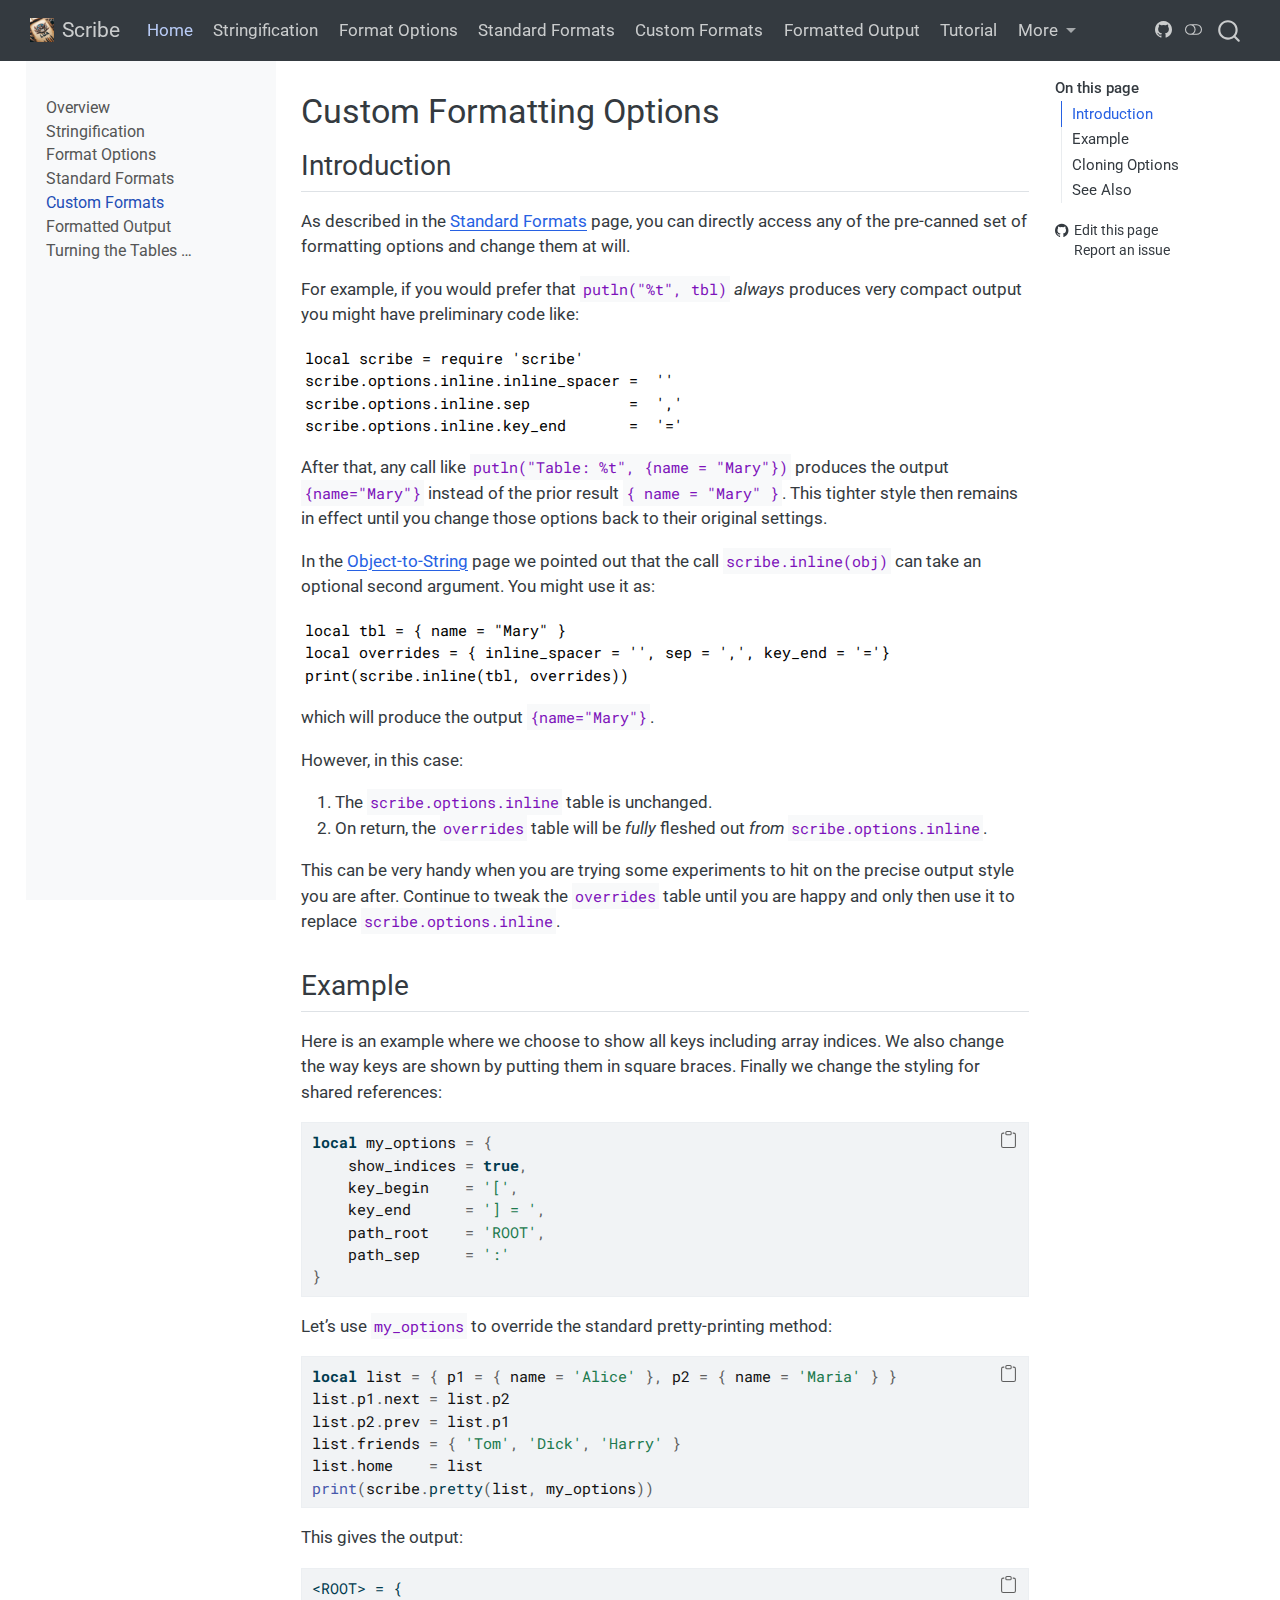
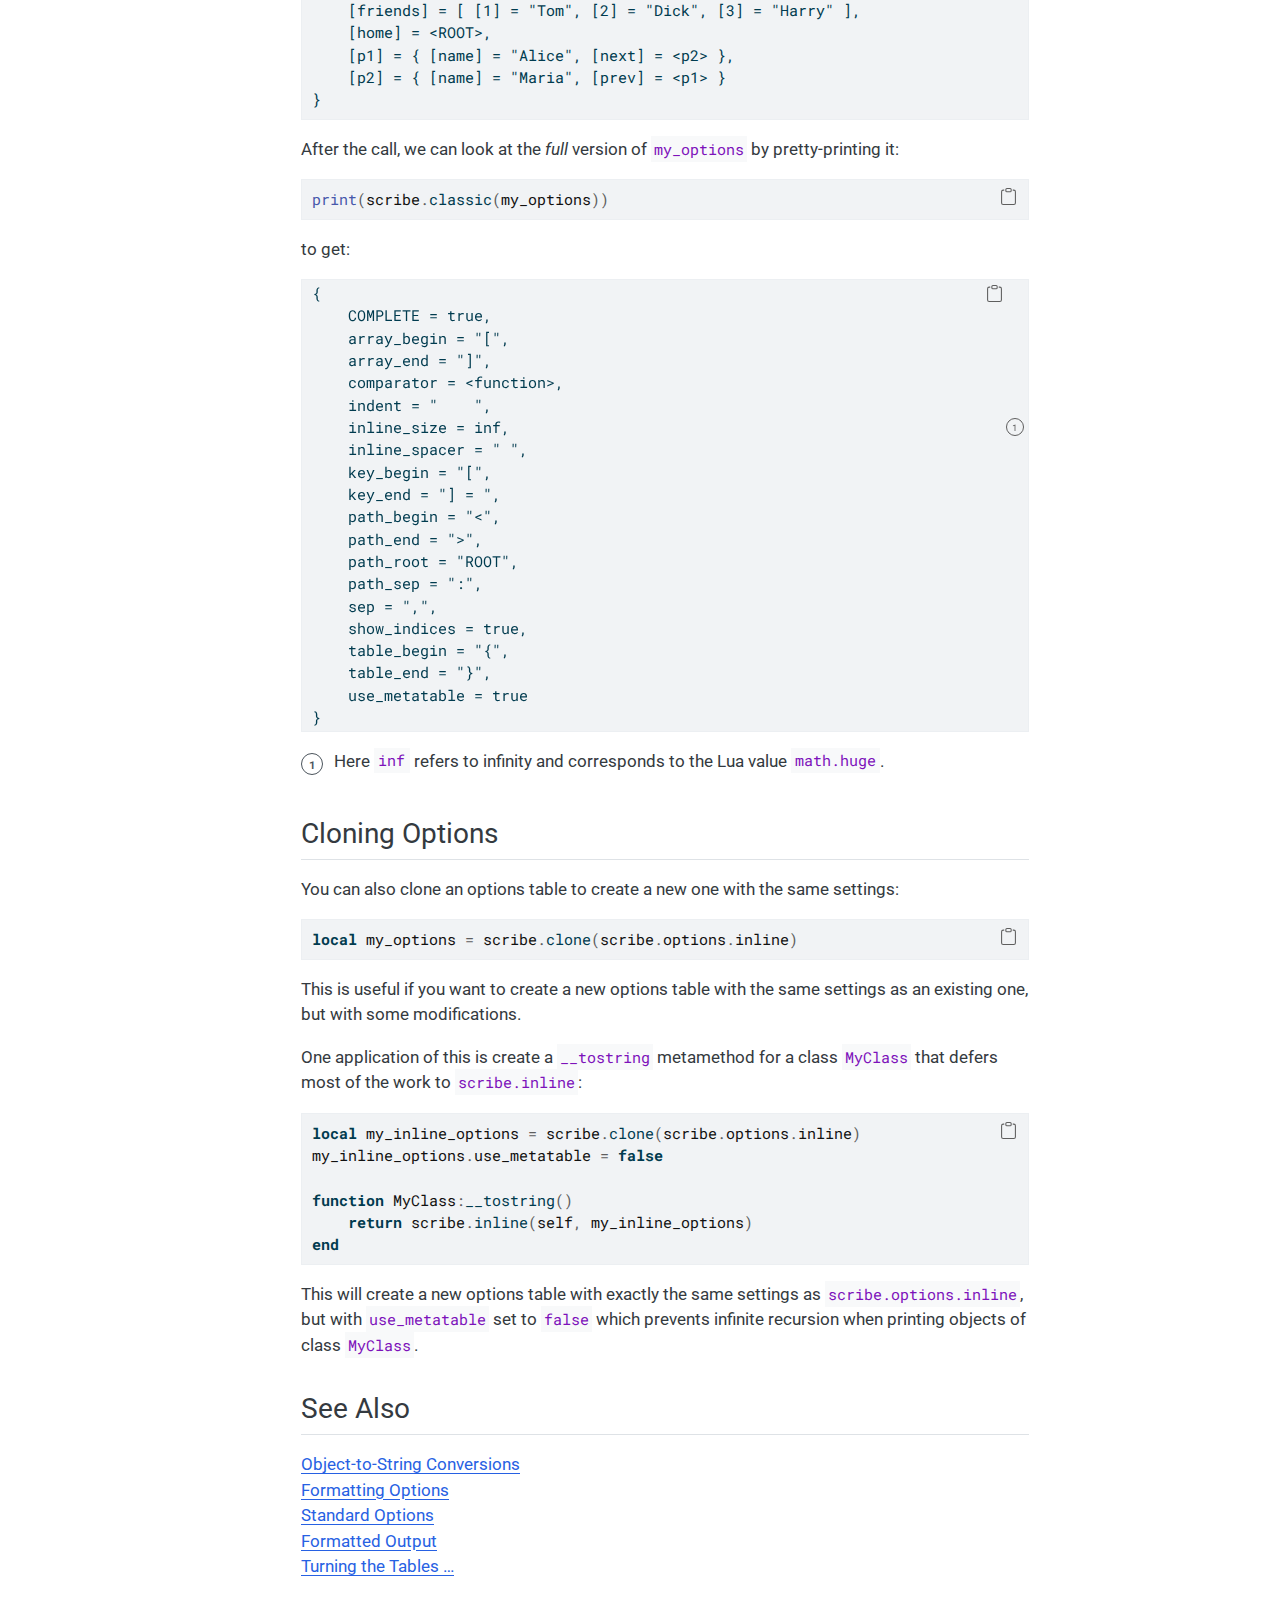
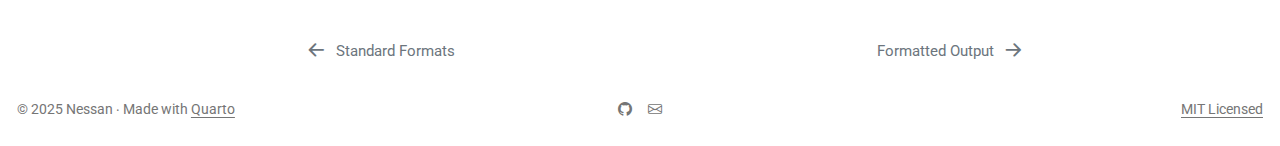
<file: pages/custom-options.html>
<!DOCTYPE html>
<html xmlns="http://www.w3.org/1999/xhtml" lang="en" xml:lang="en"><head>

<meta charset="utf-8">
<meta name="generator" content="quarto-1.6.42">

<meta name="viewport" content="width=device-width, initial-scale=1.0, user-scalable=yes">


<title>Custom Formatting Options – Scribe</title>
<style>
code{white-space: pre-wrap;}
span.smallcaps{font-variant: small-caps;}
div.columns{display: flex; gap: min(4vw, 1.5em);}
div.column{flex: auto; overflow-x: auto;}
div.hanging-indent{margin-left: 1.5em; text-indent: -1.5em;}
ul.task-list{list-style: none;}
ul.task-list li input[type="checkbox"] {
  width: 0.8em;
  margin: 0 0.8em 0.2em -1em; /* quarto-specific, see https://github.com/quarto-dev/quarto-cli/issues/4556 */ 
  vertical-align: middle;
}
/* CSS for syntax highlighting */
pre > code.sourceCode { white-space: pre; position: relative; }
pre > code.sourceCode > span { line-height: 1.25; }
pre > code.sourceCode > span:empty { height: 1.2em; }
.sourceCode { overflow: visible; }
code.sourceCode > span { color: inherit; text-decoration: inherit; }
div.sourceCode { margin: 1em 0; }
pre.sourceCode { margin: 0; }
@media screen {
div.sourceCode { overflow: auto; }
}
@media print {
pre > code.sourceCode { white-space: pre-wrap; }
pre > code.sourceCode > span { display: inline-block; text-indent: -5em; padding-left: 5em; }
}
pre.numberSource code
  { counter-reset: source-line 0; }
pre.numberSource code > span
  { position: relative; left: -4em; counter-increment: source-line; }
pre.numberSource code > span > a:first-child::before
  { content: counter(source-line);
    position: relative; left: -1em; text-align: right; vertical-align: baseline;
    border: none; display: inline-block;
    -webkit-touch-callout: none; -webkit-user-select: none;
    -khtml-user-select: none; -moz-user-select: none;
    -ms-user-select: none; user-select: none;
    padding: 0 4px; width: 4em;
  }
pre.numberSource { margin-left: 3em;  padding-left: 4px; }
div.sourceCode
  {   }
@media screen {
pre > code.sourceCode > span > a:first-child::before { text-decoration: underline; }
}
</style>


<script src="../site_libs/quarto-nav/quarto-nav.js"></script>
<script src="../site_libs/clipboard/clipboard.min.js"></script>
<script src="../site_libs/quarto-search/autocomplete.umd.js"></script>
<script src="../site_libs/quarto-search/fuse.min.js"></script>
<script src="../site_libs/quarto-search/quarto-search.js"></script>
<meta name="quarto:offset" content="../">
<link href="../pages/formatted-output.html" rel="next">
<link href="../pages/standard-formats.html" rel="prev">
<link href="../assets/images/logo.png" rel="icon" type="image/png">
<script src="../site_libs/quarto-html/quarto.js"></script>
<script src="../site_libs/quarto-html/popper.min.js"></script>
<script src="../site_libs/quarto-html/tippy.umd.min.js"></script>
<script src="../site_libs/quarto-html/anchor.min.js"></script>
<link href="../site_libs/quarto-html/tippy.css" rel="stylesheet">
<link href="../site_libs/quarto-html/quarto-syntax-highlighting-3dab89b00e5da3c21c7fdf7320ab4863.css" rel="stylesheet" class="quarto-color-scheme" id="quarto-text-highlighting-styles">
<link href="../site_libs/quarto-html/quarto-syntax-highlighting-dark-e8ca782b0f038343a77a11b3e6da11e9.css" rel="prefetch" class="quarto-color-scheme quarto-color-alternate" id="quarto-text-highlighting-styles">
<script src="../site_libs/bootstrap/bootstrap.min.js"></script>
<link href="../site_libs/bootstrap/bootstrap-icons.css" rel="stylesheet">
<link href="../site_libs/bootstrap/bootstrap-1c72929d01b0088021efc93cecacfdad.min.css" rel="stylesheet" append-hash="true" class="quarto-color-scheme" id="quarto-bootstrap" data-mode="light">
<link href="../site_libs/bootstrap/bootstrap-dark-fd7f26691d08b4217965b71eb792887a.min.css" rel="prefetch" append-hash="true" class="quarto-color-scheme quarto-color-alternate" id="quarto-bootstrap" data-mode="dark">
<script id="quarto-search-options" type="application/json">{
  "location": "navbar",
  "copy-button": false,
  "collapse-after": 3,
  "panel-placement": "end",
  "type": "overlay",
  "limit": 50,
  "keyboard-shortcut": [
    "f",
    "/",
    "s"
  ],
  "show-item-context": false,
  "language": {
    "search-no-results-text": "No results",
    "search-matching-documents-text": "matching documents",
    "search-copy-link-title": "Copy link to search",
    "search-hide-matches-text": "Hide additional matches",
    "search-more-match-text": "more match in this document",
    "search-more-matches-text": "more matches in this document",
    "search-clear-button-title": "Clear",
    "search-text-placeholder": "",
    "search-detached-cancel-button-title": "Cancel",
    "search-submit-button-title": "Submit",
    "search-label": "Search"
  }
}</script>
<script async="" src="https://www.googletagmanager.com/gtag/js?id=G-KN2F5ELKFN"></script>

<script type="text/javascript">

window.dataLayer = window.dataLayer || [];
function gtag(){dataLayer.push(arguments);}
gtag('js', new Date());
gtag('config', 'G-KN2F5ELKFN', { 'anonymize_ip': true});
</script>


<meta property="og:title" content="Custom Formatting Options – Scribe">
<meta property="og:description" content="">
<meta property="og:image" content="https://nessan.github.io/scribe/pages/assets/images/logo.png">
<meta property="og:site_name" content="Scribe">
</head>

<body class="nav-sidebar floating nav-fixed">

<div id="quarto-search-results"></div>
  <header id="quarto-header" class="headroom fixed-top">
    <nav class="navbar navbar-expand-lg " data-bs-theme="dark">
      <div class="navbar-container container-fluid">
      <div class="navbar-brand-container mx-auto">
    <a href="../index.html" class="navbar-brand navbar-brand-logo">
    <img src="../assets/images/logo.png" alt="The Scribe Logo" class="navbar-logo">
    </a>
    <a class="navbar-brand" href="../index.html">
    <span class="navbar-title">Scribe</span>
    </a>
  </div>
            <div id="quarto-search" class="" title="Search"></div>
          <button class="navbar-toggler" type="button" data-bs-toggle="collapse" data-bs-target="#navbarCollapse" aria-controls="navbarCollapse" role="menu" aria-expanded="false" aria-label="Toggle navigation" onclick="if (window.quartoToggleHeadroom) { window.quartoToggleHeadroom(); }">
  <span class="navbar-toggler-icon"></span>
</button>
          <div class="collapse navbar-collapse" id="navbarCollapse">
            <ul class="navbar-nav navbar-nav-scroll me-auto">
  <li class="nav-item">
    <a class="nav-link active" href="../index.html" aria-current="page"> 
<span class="menu-text">Home</span></a>
  </li>  
  <li class="nav-item">
    <a class="nav-link" href="../pages/stringification.html"> 
<span class="menu-text">Stringification</span></a>
  </li>  
  <li class="nav-item">
    <a class="nav-link" href="../pages/format-options.html"> 
<span class="menu-text">Format Options</span></a>
  </li>  
  <li class="nav-item">
    <a class="nav-link" href="../pages/standard-formats.html"> 
<span class="menu-text">Standard Formats</span></a>
  </li>  
  <li class="nav-item">
    <a class="nav-link" href="../pages/custom-options.html"> 
<span class="menu-text">Custom Formats</span></a>
  </li>  
  <li class="nav-item">
    <a class="nav-link" href="../pages/formatted-output.html"> 
<span class="menu-text">Formatted Output</span></a>
  </li>  
  <li class="nav-item">
    <a class="nav-link" href="../pages/tutorial/index.html"> 
<span class="menu-text">Tutorial</span></a>
  </li>  
  <li class="nav-item dropdown ">
    <a class="nav-link dropdown-toggle" href="#" id="nav-menu-more" role="link" data-bs-toggle="dropdown" aria-expanded="false">
 <span class="menu-text">More</span>
    </a>
    <ul class="dropdown-menu" aria-labelledby="nav-menu-more">    
        <li>
    <a class="dropdown-item" href="https://github.com/nessan/scribe"><i class="bi bi-github" role="img">
</i> 
 <span class="dropdown-text">Project Repo</span></a>
  </li>  
        <li>
    <a class="dropdown-item" href="https://github.com/nessan/scribe/issues"><i class="bi bi-bug" role="img">
</i> 
 <span class="dropdown-text">Report a Bug</span></a>
  </li>  
        <li>
    <a class="dropdown-item" href="mailto:nzznfitz+gh@icloud.com"><i class="bi bi-chat-right-text" role="img">
</i> 
 <span class="dropdown-text">Ask a Question</span></a>
  </li>  
    </ul>
  </li>
</ul>
          </div> <!-- /navcollapse -->
            <div class="quarto-navbar-tools">
    <a href="https://github.com/nessan/scribe" title="GitHub repo" class="quarto-navigation-tool px-1" aria-label="GitHub repo"><i class="bi bi-github"></i></a>
  <a href="" class="quarto-color-scheme-toggle quarto-navigation-tool  px-1" onclick="window.quartoToggleColorScheme(); return false;" title="Toggle dark mode"><i class="bi"></i></a>
</div>
      </div> <!-- /container-fluid -->
    </nav>
  <nav class="quarto-secondary-nav">
    <div class="container-fluid d-flex">
      <button type="button" class="quarto-btn-toggle btn" data-bs-toggle="collapse" role="button" data-bs-target=".quarto-sidebar-collapse-item" aria-controls="quarto-sidebar" aria-expanded="false" aria-label="Toggle sidebar navigation" onclick="if (window.quartoToggleHeadroom) { window.quartoToggleHeadroom(); }">
        <i class="bi bi-layout-text-sidebar-reverse"></i>
      </button>
        <a class="flex-grow-1 no-decor" role="navigation" data-bs-toggle="collapse" data-bs-target=".quarto-sidebar-collapse-item" aria-controls="quarto-sidebar" aria-expanded="false" aria-label="Toggle sidebar navigation" onclick="if (window.quartoToggleHeadroom) { window.quartoToggleHeadroom(); }">      
          <h1 class="quarto-secondary-nav-title">Custom Formatting Options</h1>
        </a>     
    </div>
  </nav>
</header>
<!-- content -->
<div id="quarto-content" class="quarto-container page-columns page-rows-contents page-layout-article page-navbar">
<!-- sidebar -->
  <nav id="quarto-sidebar" class="sidebar collapse collapse-horizontal quarto-sidebar-collapse-item sidebar-navigation floating overflow-auto">
    <div class="sidebar-menu-container"> 
    <ul class="list-unstyled mt-1">
        <li class="sidebar-item">
  <div class="sidebar-item-container"> 
  <a href="../index.html" class="sidebar-item-text sidebar-link">
 <span class="menu-text">Overview</span></a>
  </div>
</li>
        <li class="sidebar-item">
  <div class="sidebar-item-container"> 
  <a href="../pages/stringification.html" class="sidebar-item-text sidebar-link">
 <span class="menu-text">Stringification</span></a>
  </div>
</li>
        <li class="sidebar-item">
  <div class="sidebar-item-container"> 
  <a href="../pages/format-options.html" class="sidebar-item-text sidebar-link">
 <span class="menu-text">Format Options</span></a>
  </div>
</li>
        <li class="sidebar-item">
  <div class="sidebar-item-container"> 
  <a href="../pages/standard-formats.html" class="sidebar-item-text sidebar-link">
 <span class="menu-text">Standard Formats</span></a>
  </div>
</li>
        <li class="sidebar-item">
  <div class="sidebar-item-container"> 
  <a href="../pages/custom-options.html" class="sidebar-item-text sidebar-link active">
 <span class="menu-text">Custom Formats</span></a>
  </div>
</li>
        <li class="sidebar-item">
  <div class="sidebar-item-container"> 
  <a href="../pages/formatted-output.html" class="sidebar-item-text sidebar-link">
 <span class="menu-text">Formatted Output</span></a>
  </div>
</li>
        <li class="sidebar-item">
  <div class="sidebar-item-container"> 
  <a href="../pages/tutorial/index.html" class="sidebar-item-text sidebar-link">
 <span class="menu-text">Turning the Tables …</span></a>
  </div>
</li>
    </ul>
    </div>
</nav>
<div id="quarto-sidebar-glass" class="quarto-sidebar-collapse-item" data-bs-toggle="collapse" data-bs-target=".quarto-sidebar-collapse-item"></div>
<!-- margin-sidebar -->
    <div id="quarto-margin-sidebar" class="sidebar margin-sidebar">
        <nav id="TOC" role="doc-toc" class="toc-active" data-toc-expanded="99">
    <h2 id="toc-title">On this page</h2>
   
  <ul>
  <li><a href="#introduction" id="toc-introduction" class="nav-link active" data-scroll-target="#introduction">Introduction</a></li>
  <li><a href="#example" id="toc-example" class="nav-link" data-scroll-target="#example">Example</a></li>
  <li><a href="#cloning-options" id="toc-cloning-options" class="nav-link" data-scroll-target="#cloning-options">Cloning Options</a></li>
  <li><a href="#see-also" id="toc-see-also" class="nav-link" data-scroll-target="#see-also">See Also</a></li>
  </ul>
<div class="toc-actions"><ul><li><a href="https://github.com/nessan/scribe/edit/main/docs/pages/custom-options.qmd" class="toc-action"><i class="bi bi-github"></i>Edit this page</a></li><li><a href="https://github.com/nessan/scribe/issues/new/choose" class="toc-action"><i class="bi empty"></i>Report an issue</a></li></ul></div></nav>
    </div>
<!-- main -->
<main class="content" id="quarto-document-content">

<header id="title-block-header" class="quarto-title-block default">
<div class="quarto-title">
<h1 class="title d-none d-lg-block">Custom Formatting Options</h1>
</div>



<div class="quarto-title-meta">

    
  
    
  </div>
  


</header>


<section id="introduction" class="level2">
<h2 class="anchored" data-anchor-id="introduction">Introduction</h2>
<p>As described in the <a href="../pages/standard-formats.html">Standard Formats</a> page, you can directly access any of the pre-canned set of formatting options and change them at will.</p>
<p>For example, if you would prefer that <code>putln("%t", tbl)</code> <em>always</em> produces very compact output you might have preliminary code like:</p>
<pre><code>local scribe = require 'scribe'
scribe.options.inline.inline_spacer =  ''
scribe.options.inline.sep           =  ','
scribe.options.inline.key_end       =  '='</code></pre>
<p>After that, any call like <code>putln("Table: %t", {name = "Mary"})</code> produces the output <code>{name="Mary"}</code> instead of the prior result <code>{ name = "Mary" }</code>. This tighter style then remains in effect until you change those options back to their original settings.</p>
<p>In the <a href="../pages/stringification.html">Object-to-String</a> page we pointed out that the call <code>scribe.inline(obj)</code> can take an optional second argument. You might use it as:</p>
<pre><code>local tbl = { name = "Mary" }
local overrides = { inline_spacer = '', sep = ',', key_end = '='}
print(scribe.inline(tbl, overrides))</code></pre>
<p>which will produce the output <code>{name="Mary"}</code>.</p>
<p>However, in this case:</p>
<ol type="1">
<li>The <code>scribe.options.inline</code> table is unchanged.</li>
<li>On return, the <code>overrides</code> table will be <em>fully</em> fleshed out <em>from</em> <code>scribe.options.inline</code>.</li>
</ol>
<p>This can be very handy when you are trying some experiments to hit on the precise output style you are after. Continue to tweak the <code>overrides</code> table until you are happy and only then use it to replace <code>scribe.options.inline</code>.</p>
</section>
<section id="example" class="level2">
<h2 class="anchored" data-anchor-id="example">Example</h2>
<p>Here is an example where we choose to show all keys including array indices. We also change the way keys are shown by putting them in square braces. Finally we change the styling for shared references:</p>
<div class="sourceCode" id="cb3"><pre class="sourceCode lua code-with-copy"><code class="sourceCode lua"><span id="cb3-1"><a href="#cb3-1" aria-hidden="true" tabindex="-1"></a><span class="kw">local</span> <span class="va">my_options</span> <span class="op">=</span> <span class="op">{</span></span>
<span id="cb3-2"><a href="#cb3-2" aria-hidden="true" tabindex="-1"></a>    <span class="va">show_indices</span> <span class="op">=</span> <span class="kw">true</span><span class="op">,</span></span>
<span id="cb3-3"><a href="#cb3-3" aria-hidden="true" tabindex="-1"></a>    <span class="va">key_begin</span>    <span class="op">=</span> <span class="st">'['</span><span class="op">,</span></span>
<span id="cb3-4"><a href="#cb3-4" aria-hidden="true" tabindex="-1"></a>    <span class="va">key_end</span>      <span class="op">=</span> <span class="st">'] = '</span><span class="op">,</span></span>
<span id="cb3-5"><a href="#cb3-5" aria-hidden="true" tabindex="-1"></a>    <span class="va">path_root</span>    <span class="op">=</span> <span class="st">'ROOT'</span><span class="op">,</span></span>
<span id="cb3-6"><a href="#cb3-6" aria-hidden="true" tabindex="-1"></a>    <span class="va">path_sep</span>     <span class="op">=</span> <span class="st">':'</span></span>
<span id="cb3-7"><a href="#cb3-7" aria-hidden="true" tabindex="-1"></a><span class="op">}</span></span></code><button title="Copy to Clipboard" class="code-copy-button"><i class="bi"></i></button></pre></div>
<p>Let’s use <code>my_options</code> to override the standard pretty-printing method:</p>
<div class="sourceCode" id="cb4"><pre class="sourceCode lua code-with-copy"><code class="sourceCode lua"><span id="cb4-1"><a href="#cb4-1" aria-hidden="true" tabindex="-1"></a><span class="kw">local</span> <span class="va">list</span> <span class="op">=</span> <span class="op">{</span> <span class="va">p1</span> <span class="op">=</span> <span class="op">{</span> <span class="va">name</span> <span class="op">=</span> <span class="st">'Alice'</span> <span class="op">},</span> <span class="va">p2</span> <span class="op">=</span> <span class="op">{</span> <span class="va">name</span> <span class="op">=</span> <span class="st">'Maria'</span> <span class="op">}</span> <span class="op">}</span></span>
<span id="cb4-2"><a href="#cb4-2" aria-hidden="true" tabindex="-1"></a><span class="va">list</span><span class="op">.</span><span class="va">p1</span><span class="op">.</span><span class="va">next</span> <span class="op">=</span> <span class="va">list</span><span class="op">.</span><span class="va">p2</span></span>
<span id="cb4-3"><a href="#cb4-3" aria-hidden="true" tabindex="-1"></a><span class="va">list</span><span class="op">.</span><span class="va">p2</span><span class="op">.</span><span class="va">prev</span> <span class="op">=</span> <span class="va">list</span><span class="op">.</span><span class="va">p1</span></span>
<span id="cb4-4"><a href="#cb4-4" aria-hidden="true" tabindex="-1"></a><span class="va">list</span><span class="op">.</span><span class="va">friends</span> <span class="op">=</span> <span class="op">{</span> <span class="st">'Tom'</span><span class="op">,</span> <span class="st">'Dick'</span><span class="op">,</span> <span class="st">'Harry'</span> <span class="op">}</span></span>
<span id="cb4-5"><a href="#cb4-5" aria-hidden="true" tabindex="-1"></a><span class="va">list</span><span class="op">.</span><span class="va">home</span>    <span class="op">=</span> <span class="va">list</span></span>
<span id="cb4-6"><a href="#cb4-6" aria-hidden="true" tabindex="-1"></a><span class="fu">print</span><span class="op">(</span><span class="va">scribe</span><span class="op">.</span>pretty<span class="op">(</span><span class="va">list</span><span class="op">,</span> <span class="va">my_options</span><span class="op">))</span></span></code><button title="Copy to Clipboard" class="code-copy-button"><i class="bi"></i></button></pre></div>
<p>This gives the output:</p>
<div class="sourceCode" id="cb5"><pre class="sourceCode txt code-with-copy"><code class="sourceCode default"><span id="cb5-1"><a href="#cb5-1" aria-hidden="true" tabindex="-1"></a>&lt;ROOT&gt; = {</span>
<span id="cb5-2"><a href="#cb5-2" aria-hidden="true" tabindex="-1"></a>    [friends] = [ [1] = "Tom", [2] = "Dick", [3] = "Harry" ],</span>
<span id="cb5-3"><a href="#cb5-3" aria-hidden="true" tabindex="-1"></a>    [home] = &lt;ROOT&gt;,</span>
<span id="cb5-4"><a href="#cb5-4" aria-hidden="true" tabindex="-1"></a>    [p1] = { [name] = "Alice", [next] = &lt;p2&gt; },</span>
<span id="cb5-5"><a href="#cb5-5" aria-hidden="true" tabindex="-1"></a>    [p2] = { [name] = "Maria", [prev] = &lt;p1&gt; }</span>
<span id="cb5-6"><a href="#cb5-6" aria-hidden="true" tabindex="-1"></a>}</span></code><button title="Copy to Clipboard" class="code-copy-button"><i class="bi"></i></button></pre></div>
<p>After the call, we can look at the <em>full</em> version of <code>my_options</code> by pretty-printing it:</p>
<div class="sourceCode" id="cb6"><pre class="sourceCode lua code-with-copy"><code class="sourceCode lua"><span id="cb6-1"><a href="#cb6-1" aria-hidden="true" tabindex="-1"></a><span class="fu">print</span><span class="op">(</span><span class="va">scribe</span><span class="op">.</span>classic<span class="op">(</span><span class="va">my_options</span><span class="op">))</span></span></code><button title="Copy to Clipboard" class="code-copy-button"><i class="bi"></i></button></pre></div>
<p>to get:</p>
<div class="sourceCode" id="annotated-cell-7"><pre class="sourceCode txt code-annotation-code code-with-copy code-annotated"><code class="sourceCode default"><span id="annotated-cell-7-1"><a href="#annotated-cell-7-1" aria-hidden="true" tabindex="-1"></a>{</span>
<span id="annotated-cell-7-2"><a href="#annotated-cell-7-2" aria-hidden="true" tabindex="-1"></a>    COMPLETE = true,</span>
<span id="annotated-cell-7-3"><a href="#annotated-cell-7-3" aria-hidden="true" tabindex="-1"></a>    array_begin = "[",</span>
<span id="annotated-cell-7-4"><a href="#annotated-cell-7-4" aria-hidden="true" tabindex="-1"></a>    array_end = "]",</span>
<span id="annotated-cell-7-5"><a href="#annotated-cell-7-5" aria-hidden="true" tabindex="-1"></a>    comparator = &lt;function&gt;,</span>
<span id="annotated-cell-7-6"><a href="#annotated-cell-7-6" aria-hidden="true" tabindex="-1"></a>    indent = "    ",</span>
<a class="code-annotation-anchor" data-target-cell="annotated-cell-7" data-target-annotation="1" onclick="event.preventDefault();">1</a><span id="annotated-cell-7-7" class="code-annotation-target"><a href="#annotated-cell-7-7" aria-hidden="true" tabindex="-1"></a>    inline_size = inf,</span>
<span id="annotated-cell-7-8"><a href="#annotated-cell-7-8" aria-hidden="true" tabindex="-1"></a>    inline_spacer = " ",</span>
<span id="annotated-cell-7-9"><a href="#annotated-cell-7-9" aria-hidden="true" tabindex="-1"></a>    key_begin = "[",</span>
<span id="annotated-cell-7-10"><a href="#annotated-cell-7-10" aria-hidden="true" tabindex="-1"></a>    key_end = "] = ",</span>
<span id="annotated-cell-7-11"><a href="#annotated-cell-7-11" aria-hidden="true" tabindex="-1"></a>    path_begin = "&lt;",</span>
<span id="annotated-cell-7-12"><a href="#annotated-cell-7-12" aria-hidden="true" tabindex="-1"></a>    path_end = "&gt;",</span>
<span id="annotated-cell-7-13"><a href="#annotated-cell-7-13" aria-hidden="true" tabindex="-1"></a>    path_root = "ROOT",</span>
<span id="annotated-cell-7-14"><a href="#annotated-cell-7-14" aria-hidden="true" tabindex="-1"></a>    path_sep = ":",</span>
<span id="annotated-cell-7-15"><a href="#annotated-cell-7-15" aria-hidden="true" tabindex="-1"></a>    sep = ",",</span>
<span id="annotated-cell-7-16"><a href="#annotated-cell-7-16" aria-hidden="true" tabindex="-1"></a>    show_indices = true,</span>
<span id="annotated-cell-7-17"><a href="#annotated-cell-7-17" aria-hidden="true" tabindex="-1"></a>    table_begin = "{",</span>
<span id="annotated-cell-7-18"><a href="#annotated-cell-7-18" aria-hidden="true" tabindex="-1"></a>    table_end = "}",</span>
<span id="annotated-cell-7-19"><a href="#annotated-cell-7-19" aria-hidden="true" tabindex="-1"></a>    use_metatable = true</span>
<span id="annotated-cell-7-20"><a href="#annotated-cell-7-20" aria-hidden="true" tabindex="-1"></a>}</span><div class="code-annotation-gutter-bg"></div><div class="code-annotation-gutter"></div></code><button title="Copy to Clipboard" class="code-copy-button"><i class="bi"></i></button></pre></div>
<dl class="code-annotation-container-grid">
<dt data-target-cell="annotated-cell-7" data-target-annotation="1">1</dt>
<dd>
<span data-code-cell="annotated-cell-7" data-code-lines="7" data-code-annotation="1">Here <code>inf</code> refers to infinity and corresponds to the Lua value <code>math.huge</code>.</span>
</dd>
</dl>
</section>
<section id="cloning-options" class="level2">
<h2 class="anchored" data-anchor-id="cloning-options">Cloning Options</h2>
<p>You can also clone an options table to create a new one with the same settings:</p>
<div class="sourceCode" id="cb7"><pre class="sourceCode lua code-with-copy"><code class="sourceCode lua"><span id="cb7-1"><a href="#cb7-1" aria-hidden="true" tabindex="-1"></a><span class="kw">local</span> <span class="va">my_options</span> <span class="op">=</span> <span class="va">scribe</span><span class="op">.</span>clone<span class="op">(</span><span class="va">scribe</span><span class="op">.</span><span class="va">options</span><span class="op">.</span><span class="va">inline</span><span class="op">)</span></span></code><button title="Copy to Clipboard" class="code-copy-button"><i class="bi"></i></button></pre></div>
<p>This is useful if you want to create a new options table with the same settings as an existing one, but with some modifications.</p>
<p>One application of this is create a <code>__tostring</code> metamethod for a class <code>MyClass</code> that defers most of the work to <code>scribe.inline</code>:</p>
<div class="sourceCode" id="cb8"><pre class="sourceCode lua code-with-copy"><code class="sourceCode lua"><span id="cb8-1"><a href="#cb8-1" aria-hidden="true" tabindex="-1"></a><span class="kw">local</span> <span class="va">my_inline_options</span> <span class="op">=</span> <span class="va">scribe</span><span class="op">.</span>clone<span class="op">(</span><span class="va">scribe</span><span class="op">.</span><span class="va">options</span><span class="op">.</span><span class="va">inline</span><span class="op">)</span></span>
<span id="cb8-2"><a href="#cb8-2" aria-hidden="true" tabindex="-1"></a><span class="va">my_inline_options</span><span class="op">.</span><span class="va">use_metatable</span> <span class="op">=</span> <span class="kw">false</span></span>
<span id="cb8-3"><a href="#cb8-3" aria-hidden="true" tabindex="-1"></a></span>
<span id="cb8-4"><a href="#cb8-4" aria-hidden="true" tabindex="-1"></a><span class="kw">function</span> <span class="va">MyClass</span><span class="op">:</span><span class="bu">__tostring</span><span class="op">()</span></span>
<span id="cb8-5"><a href="#cb8-5" aria-hidden="true" tabindex="-1"></a>    <span class="cf">return</span> <span class="va">scribe</span><span class="op">.</span>inline<span class="op">(</span><span class="va">self</span><span class="op">,</span> <span class="va">my_inline_options</span><span class="op">)</span></span>
<span id="cb8-6"><a href="#cb8-6" aria-hidden="true" tabindex="-1"></a><span class="kw">end</span></span></code><button title="Copy to Clipboard" class="code-copy-button"><i class="bi"></i></button></pre></div>
<p>This will create a new options table with exactly the same settings as <code>scribe.options.inline</code>, but with <code>use_metatable</code> set to <code>false</code> which prevents infinite recursion when printing objects of class <code>MyClass</code>.</p>
</section>
<section id="see-also" class="level2">
<h2 class="anchored" data-anchor-id="see-also">See Also</h2>
<p><a href="../pages/stringification.html">Object-to-String Conversions</a> <br> <a href="../pages/format-options.html">Formatting Options</a> <br> <a href="../pages/standard-formats.html">Standard Options</a> <br> <a href="../pages/formatted-output.html">Formatted Output</a> <br> <a href="../pages/tutorial/index.html">Turning the Tables …</a></p>


</section>

<a onclick="window.scrollTo(0, 0); return false;" role="button" id="quarto-back-to-top"><i class="bi bi-arrow-up"></i> Back to top</a></main> <!-- /main -->
<script id="quarto-html-after-body" type="application/javascript">
window.document.addEventListener("DOMContentLoaded", function (event) {
  const toggleBodyColorMode = (bsSheetEl) => {
    const mode = bsSheetEl.getAttribute("data-mode");
    const bodyEl = window.document.querySelector("body");
    if (mode === "dark") {
      bodyEl.classList.add("quarto-dark");
      bodyEl.classList.remove("quarto-light");
    } else {
      bodyEl.classList.add("quarto-light");
      bodyEl.classList.remove("quarto-dark");
    }
  }
  const toggleBodyColorPrimary = () => {
    const bsSheetEl = window.document.querySelector("link#quarto-bootstrap");
    if (bsSheetEl) {
      toggleBodyColorMode(bsSheetEl);
    }
  }
  toggleBodyColorPrimary();  
  const disableStylesheet = (stylesheets) => {
    for (let i=0; i < stylesheets.length; i++) {
      const stylesheet = stylesheets[i];
      stylesheet.rel = 'prefetch';
    }
  }
  const enableStylesheet = (stylesheets) => {
    for (let i=0; i < stylesheets.length; i++) {
      const stylesheet = stylesheets[i];
      stylesheet.rel = 'stylesheet';
    }
  }
  const manageTransitions = (selector, allowTransitions) => {
    const els = window.document.querySelectorAll(selector);
    for (let i=0; i < els.length; i++) {
      const el = els[i];
      if (allowTransitions) {
        el.classList.remove('notransition');
      } else {
        el.classList.add('notransition');
      }
    }
  }
  const toggleGiscusIfUsed = (isAlternate, darkModeDefault) => {
    const baseTheme = document.querySelector('#giscus-base-theme')?.value ?? 'light';
    const alternateTheme = document.querySelector('#giscus-alt-theme')?.value ?? 'dark';
    let newTheme = '';
    if(darkModeDefault) {
      newTheme = isAlternate ? baseTheme : alternateTheme;
    } else {
      newTheme = isAlternate ? alternateTheme : baseTheme;
    }
    const changeGiscusTheme = () => {
      // From: https://github.com/giscus/giscus/issues/336
      const sendMessage = (message) => {
        const iframe = document.querySelector('iframe.giscus-frame');
        if (!iframe) return;
        iframe.contentWindow.postMessage({ giscus: message }, 'https://giscus.app');
      }
      sendMessage({
        setConfig: {
          theme: newTheme
        }
      });
    }
    const isGiscussLoaded = window.document.querySelector('iframe.giscus-frame') !== null;
    if (isGiscussLoaded) {
      changeGiscusTheme();
    }
  }
  const toggleColorMode = (alternate) => {
    // Switch the stylesheets
    const alternateStylesheets = window.document.querySelectorAll('link.quarto-color-scheme.quarto-color-alternate');
    manageTransitions('#quarto-margin-sidebar .nav-link', false);
    if (alternate) {
      enableStylesheet(alternateStylesheets);
      for (const sheetNode of alternateStylesheets) {
        if (sheetNode.id === "quarto-bootstrap") {
          toggleBodyColorMode(sheetNode);
        }
      }
    } else {
      disableStylesheet(alternateStylesheets);
      toggleBodyColorPrimary();
    }
    manageTransitions('#quarto-margin-sidebar .nav-link', true);
    // Switch the toggles
    const toggles = window.document.querySelectorAll('.quarto-color-scheme-toggle');
    for (let i=0; i < toggles.length; i++) {
      const toggle = toggles[i];
      if (toggle) {
        if (alternate) {
          toggle.classList.add("alternate");     
        } else {
          toggle.classList.remove("alternate");
        }
      }
    }
    // Hack to workaround the fact that safari doesn't
    // properly recolor the scrollbar when toggling (#1455)
    if (navigator.userAgent.indexOf('Safari') > 0 && navigator.userAgent.indexOf('Chrome') == -1) {
      manageTransitions("body", false);
      window.scrollTo(0, 1);
      setTimeout(() => {
        window.scrollTo(0, 0);
        manageTransitions("body", true);
      }, 40);  
    }
  }
  const isFileUrl = () => { 
    return window.location.protocol === 'file:';
  }
  const hasAlternateSentinel = () => {  
    let styleSentinel = getColorSchemeSentinel();
    if (styleSentinel !== null) {
      return styleSentinel === "alternate";
    } else {
      return false;
    }
  }
  const setStyleSentinel = (alternate) => {
    const value = alternate ? "alternate" : "default";
    if (!isFileUrl()) {
      window.localStorage.setItem("quarto-color-scheme", value);
    } else {
      localAlternateSentinel = value;
    }
  }
  const getColorSchemeSentinel = () => {
    if (!isFileUrl()) {
      const storageValue = window.localStorage.getItem("quarto-color-scheme");
      return storageValue != null ? storageValue : localAlternateSentinel;
    } else {
      return localAlternateSentinel;
    }
  }
  const darkModeDefault = false;
  let localAlternateSentinel = darkModeDefault ? 'alternate' : 'default';
  // Dark / light mode switch
  window.quartoToggleColorScheme = () => {
    // Read the current dark / light value 
    let toAlternate = !hasAlternateSentinel();
    toggleColorMode(toAlternate);
    setStyleSentinel(toAlternate);
    toggleGiscusIfUsed(toAlternate, darkModeDefault);
  };
  // Ensure there is a toggle, if there isn't float one in the top right
  if (window.document.querySelector('.quarto-color-scheme-toggle') === null) {
    const a = window.document.createElement('a');
    a.classList.add('top-right');
    a.classList.add('quarto-color-scheme-toggle');
    a.href = "";
    a.onclick = function() { try { window.quartoToggleColorScheme(); } catch {} return false; };
    const i = window.document.createElement("i");
    i.classList.add('bi');
    a.appendChild(i);
    window.document.body.appendChild(a);
  }
  // Switch to dark mode if need be
  if (hasAlternateSentinel()) {
    toggleColorMode(true);
  } else {
    toggleColorMode(false);
  }
  const icon = "";
  const anchorJS = new window.AnchorJS();
  anchorJS.options = {
    placement: 'right',
    icon: icon
  };
  anchorJS.add('.anchored');
  const isCodeAnnotation = (el) => {
    for (const clz of el.classList) {
      if (clz.startsWith('code-annotation-')) {                     
        return true;
      }
    }
    return false;
  }
  const onCopySuccess = function(e) {
    // button target
    const button = e.trigger;
    // don't keep focus
    button.blur();
    // flash "checked"
    button.classList.add('code-copy-button-checked');
    var currentTitle = button.getAttribute("title");
    button.setAttribute("title", "Copied!");
    let tooltip;
    if (window.bootstrap) {
      button.setAttribute("data-bs-toggle", "tooltip");
      button.setAttribute("data-bs-placement", "left");
      button.setAttribute("data-bs-title", "Copied!");
      tooltip = new bootstrap.Tooltip(button, 
        { trigger: "manual", 
          customClass: "code-copy-button-tooltip",
          offset: [0, -8]});
      tooltip.show();    
    }
    setTimeout(function() {
      if (tooltip) {
        tooltip.hide();
        button.removeAttribute("data-bs-title");
        button.removeAttribute("data-bs-toggle");
        button.removeAttribute("data-bs-placement");
      }
      button.setAttribute("title", currentTitle);
      button.classList.remove('code-copy-button-checked');
    }, 1000);
    // clear code selection
    e.clearSelection();
  }
  const getTextToCopy = function(trigger) {
      const codeEl = trigger.previousElementSibling.cloneNode(true);
      for (const childEl of codeEl.children) {
        if (isCodeAnnotation(childEl)) {
          childEl.remove();
        }
      }
      return codeEl.innerText;
  }
  const clipboard = new window.ClipboardJS('.code-copy-button:not([data-in-quarto-modal])', {
    text: getTextToCopy
  });
  clipboard.on('success', onCopySuccess);
  if (window.document.getElementById('quarto-embedded-source-code-modal')) {
    const clipboardModal = new window.ClipboardJS('.code-copy-button[data-in-quarto-modal]', {
      text: getTextToCopy,
      container: window.document.getElementById('quarto-embedded-source-code-modal')
    });
    clipboardModal.on('success', onCopySuccess);
  }
    var localhostRegex = new RegExp(/^(?:http|https):\/\/localhost\:?[0-9]*\//);
    var mailtoRegex = new RegExp(/^mailto:/);
      var filterRegex = new RegExp("https:\/\/nessan\.github\.io\/scribe");
    var isInternal = (href) => {
        return filterRegex.test(href) || localhostRegex.test(href) || mailtoRegex.test(href);
    }
    // Inspect non-navigation links and adorn them if external
 	var links = window.document.querySelectorAll('a[href]:not(.nav-link):not(.navbar-brand):not(.toc-action):not(.sidebar-link):not(.sidebar-item-toggle):not(.pagination-link):not(.no-external):not([aria-hidden]):not(.dropdown-item):not(.quarto-navigation-tool):not(.about-link)');
    for (var i=0; i<links.length; i++) {
      const link = links[i];
      if (!isInternal(link.href)) {
        // undo the damage that might have been done by quarto-nav.js in the case of
        // links that we want to consider external
        if (link.dataset.originalHref !== undefined) {
          link.href = link.dataset.originalHref;
        }
      }
    }
  function tippyHover(el, contentFn, onTriggerFn, onUntriggerFn) {
    const config = {
      allowHTML: true,
      maxWidth: 500,
      delay: 100,
      arrow: false,
      appendTo: function(el) {
          return el.parentElement;
      },
      interactive: true,
      interactiveBorder: 10,
      theme: 'quarto',
      placement: 'bottom-start',
    };
    if (contentFn) {
      config.content = contentFn;
    }
    if (onTriggerFn) {
      config.onTrigger = onTriggerFn;
    }
    if (onUntriggerFn) {
      config.onUntrigger = onUntriggerFn;
    }
    window.tippy(el, config); 
  }
  const noterefs = window.document.querySelectorAll('a[role="doc-noteref"]');
  for (var i=0; i<noterefs.length; i++) {
    const ref = noterefs[i];
    tippyHover(ref, function() {
      // use id or data attribute instead here
      let href = ref.getAttribute('data-footnote-href') || ref.getAttribute('href');
      try { href = new URL(href).hash; } catch {}
      const id = href.replace(/^#\/?/, "");
      const note = window.document.getElementById(id);
      if (note) {
        return note.innerHTML;
      } else {
        return "";
      }
    });
  }
  const xrefs = window.document.querySelectorAll('a.quarto-xref');
  const processXRef = (id, note) => {
    // Strip column container classes
    const stripColumnClz = (el) => {
      el.classList.remove("page-full", "page-columns");
      if (el.children) {
        for (const child of el.children) {
          stripColumnClz(child);
        }
      }
    }
    stripColumnClz(note)
    if (id === null || id.startsWith('sec-')) {
      // Special case sections, only their first couple elements
      const container = document.createElement("div");
      if (note.children && note.children.length > 2) {
        container.appendChild(note.children[0].cloneNode(true));
        for (let i = 1; i < note.children.length; i++) {
          const child = note.children[i];
          if (child.tagName === "P" && child.innerText === "") {
            continue;
          } else {
            container.appendChild(child.cloneNode(true));
            break;
          }
        }
        if (window.Quarto?.typesetMath) {
          window.Quarto.typesetMath(container);
        }
        return container.innerHTML
      } else {
        if (window.Quarto?.typesetMath) {
          window.Quarto.typesetMath(note);
        }
        return note.innerHTML;
      }
    } else {
      // Remove any anchor links if they are present
      const anchorLink = note.querySelector('a.anchorjs-link');
      if (anchorLink) {
        anchorLink.remove();
      }
      if (window.Quarto?.typesetMath) {
        window.Quarto.typesetMath(note);
      }
      if (note.classList.contains("callout")) {
        return note.outerHTML;
      } else {
        return note.innerHTML;
      }
    }
  }
  for (var i=0; i<xrefs.length; i++) {
    const xref = xrefs[i];
    tippyHover(xref, undefined, function(instance) {
      instance.disable();
      let url = xref.getAttribute('href');
      let hash = undefined; 
      if (url.startsWith('#')) {
        hash = url;
      } else {
        try { hash = new URL(url).hash; } catch {}
      }
      if (hash) {
        const id = hash.replace(/^#\/?/, "");
        const note = window.document.getElementById(id);
        if (note !== null) {
          try {
            const html = processXRef(id, note.cloneNode(true));
            instance.setContent(html);
          } finally {
            instance.enable();
            instance.show();
          }
        } else {
          // See if we can fetch this
          fetch(url.split('#')[0])
          .then(res => res.text())
          .then(html => {
            const parser = new DOMParser();
            const htmlDoc = parser.parseFromString(html, "text/html");
            const note = htmlDoc.getElementById(id);
            if (note !== null) {
              const html = processXRef(id, note);
              instance.setContent(html);
            } 
          }).finally(() => {
            instance.enable();
            instance.show();
          });
        }
      } else {
        // See if we can fetch a full url (with no hash to target)
        // This is a special case and we should probably do some content thinning / targeting
        fetch(url)
        .then(res => res.text())
        .then(html => {
          const parser = new DOMParser();
          const htmlDoc = parser.parseFromString(html, "text/html");
          const note = htmlDoc.querySelector('main.content');
          if (note !== null) {
            // This should only happen for chapter cross references
            // (since there is no id in the URL)
            // remove the first header
            if (note.children.length > 0 && note.children[0].tagName === "HEADER") {
              note.children[0].remove();
            }
            const html = processXRef(null, note);
            instance.setContent(html);
          } 
        }).finally(() => {
          instance.enable();
          instance.show();
        });
      }
    }, function(instance) {
    });
  }
      let selectedAnnoteEl;
      const selectorForAnnotation = ( cell, annotation) => {
        let cellAttr = 'data-code-cell="' + cell + '"';
        let lineAttr = 'data-code-annotation="' +  annotation + '"';
        const selector = 'span[' + cellAttr + '][' + lineAttr + ']';
        return selector;
      }
      const selectCodeLines = (annoteEl) => {
        const doc = window.document;
        const targetCell = annoteEl.getAttribute("data-target-cell");
        const targetAnnotation = annoteEl.getAttribute("data-target-annotation");
        const annoteSpan = window.document.querySelector(selectorForAnnotation(targetCell, targetAnnotation));
        const lines = annoteSpan.getAttribute("data-code-lines").split(",");
        const lineIds = lines.map((line) => {
          return targetCell + "-" + line;
        })
        let top = null;
        let height = null;
        let parent = null;
        if (lineIds.length > 0) {
            //compute the position of the single el (top and bottom and make a div)
            const el = window.document.getElementById(lineIds[0]);
            top = el.offsetTop;
            height = el.offsetHeight;
            parent = el.parentElement.parentElement;
          if (lineIds.length > 1) {
            const lastEl = window.document.getElementById(lineIds[lineIds.length - 1]);
            const bottom = lastEl.offsetTop + lastEl.offsetHeight;
            height = bottom - top;
          }
          if (top !== null && height !== null && parent !== null) {
            // cook up a div (if necessary) and position it 
            let div = window.document.getElementById("code-annotation-line-highlight");
            if (div === null) {
              div = window.document.createElement("div");
              div.setAttribute("id", "code-annotation-line-highlight");
              div.style.position = 'absolute';
              parent.appendChild(div);
            }
            div.style.top = top - 2 + "px";
            div.style.height = height + 4 + "px";
            div.style.left = 0;
            let gutterDiv = window.document.getElementById("code-annotation-line-highlight-gutter");
            if (gutterDiv === null) {
              gutterDiv = window.document.createElement("div");
              gutterDiv.setAttribute("id", "code-annotation-line-highlight-gutter");
              gutterDiv.style.position = 'absolute';
              const codeCell = window.document.getElementById(targetCell);
              const gutter = codeCell.querySelector('.code-annotation-gutter');
              gutter.appendChild(gutterDiv);
            }
            gutterDiv.style.top = top - 2 + "px";
            gutterDiv.style.height = height + 4 + "px";
          }
          selectedAnnoteEl = annoteEl;
        }
      };
      const unselectCodeLines = () => {
        const elementsIds = ["code-annotation-line-highlight", "code-annotation-line-highlight-gutter"];
        elementsIds.forEach((elId) => {
          const div = window.document.getElementById(elId);
          if (div) {
            div.remove();
          }
        });
        selectedAnnoteEl = undefined;
      };
        // Handle positioning of the toggle
    window.addEventListener(
      "resize",
      throttle(() => {
        elRect = undefined;
        if (selectedAnnoteEl) {
          selectCodeLines(selectedAnnoteEl);
        }
      }, 10)
    );
    function throttle(fn, ms) {
    let throttle = false;
    let timer;
      return (...args) => {
        if(!throttle) { // first call gets through
            fn.apply(this, args);
            throttle = true;
        } else { // all the others get throttled
            if(timer) clearTimeout(timer); // cancel #2
            timer = setTimeout(() => {
              fn.apply(this, args);
              timer = throttle = false;
            }, ms);
        }
      };
    }
      // Attach click handler to the DT
      const annoteDls = window.document.querySelectorAll('dt[data-target-cell]');
      for (const annoteDlNode of annoteDls) {
        annoteDlNode.addEventListener('click', (event) => {
          const clickedEl = event.target;
          if (clickedEl !== selectedAnnoteEl) {
            unselectCodeLines();
            const activeEl = window.document.querySelector('dt[data-target-cell].code-annotation-active');
            if (activeEl) {
              activeEl.classList.remove('code-annotation-active');
            }
            selectCodeLines(clickedEl);
            clickedEl.classList.add('code-annotation-active');
          } else {
            // Unselect the line
            unselectCodeLines();
            clickedEl.classList.remove('code-annotation-active');
          }
        });
      }
  const findCites = (el) => {
    const parentEl = el.parentElement;
    if (parentEl) {
      const cites = parentEl.dataset.cites;
      if (cites) {
        return {
          el,
          cites: cites.split(' ')
        };
      } else {
        return findCites(el.parentElement)
      }
    } else {
      return undefined;
    }
  };
  var bibliorefs = window.document.querySelectorAll('a[role="doc-biblioref"]');
  for (var i=0; i<bibliorefs.length; i++) {
    const ref = bibliorefs[i];
    const citeInfo = findCites(ref);
    if (citeInfo) {
      tippyHover(citeInfo.el, function() {
        var popup = window.document.createElement('div');
        citeInfo.cites.forEach(function(cite) {
          var citeDiv = window.document.createElement('div');
          citeDiv.classList.add('hanging-indent');
          citeDiv.classList.add('csl-entry');
          var biblioDiv = window.document.getElementById('ref-' + cite);
          if (biblioDiv) {
            citeDiv.innerHTML = biblioDiv.innerHTML;
          }
          popup.appendChild(citeDiv);
        });
        return popup.innerHTML;
      });
    }
  }
});
</script>
<nav class="page-navigation">
  <div class="nav-page nav-page-previous">
      <a href="../pages/standard-formats.html" class="pagination-link" aria-label="Standard Formats">
        <i class="bi bi-arrow-left-short"></i> <span class="nav-page-text">Standard Formats</span>
      </a>          
  </div>
  <div class="nav-page nav-page-next">
      <a href="../pages/formatted-output.html" class="pagination-link" aria-label="Formatted Output">
        <span class="nav-page-text">Formatted Output</span> <i class="bi bi-arrow-right-short"></i>
      </a>
  </div>
</nav>
</div> <!-- /content -->
<footer class="footer">
  <div class="nav-footer">
    <div class="nav-footer-left">
<p>© 2025 Nessan ∙ Made with <a href="https://quarto.org">Quarto</a></p>
</div>   
    <div class="nav-footer-center">
      <ul class="footer-items list-unstyled">
    <li class="nav-item compact">
    <a class="nav-link" href="https://github.com/nessan/scribe">
      <i class="bi bi-github" role="img" aria-label="GitHub Repo">
</i> 
    </a>
  </li>  
    <li class="nav-item compact">
    <a class="nav-link" href="mailto:nzznfitz+gh@icloud.com">
      <i class="bi bi-envelope" role="img" aria-label="EMail address">
</i> 
    </a>
  </li>  
</ul>
    <div class="toc-actions d-sm-block d-md-none"><ul><li><a href="https://github.com/nessan/scribe/edit/main/docs/pages/custom-options.qmd" class="toc-action"><i class="bi bi-github"></i>Edit this page</a></li><li><a href="https://github.com/nessan/scribe/issues/new/choose" class="toc-action"><i class="bi empty"></i>Report an issue</a></li></ul></div></div>
    <div class="nav-footer-right">
<p><a href="https://opensource.org/license/mit">MIT Licensed</a></p>
</div>
  </div>
</footer>




</body></html>
</file>
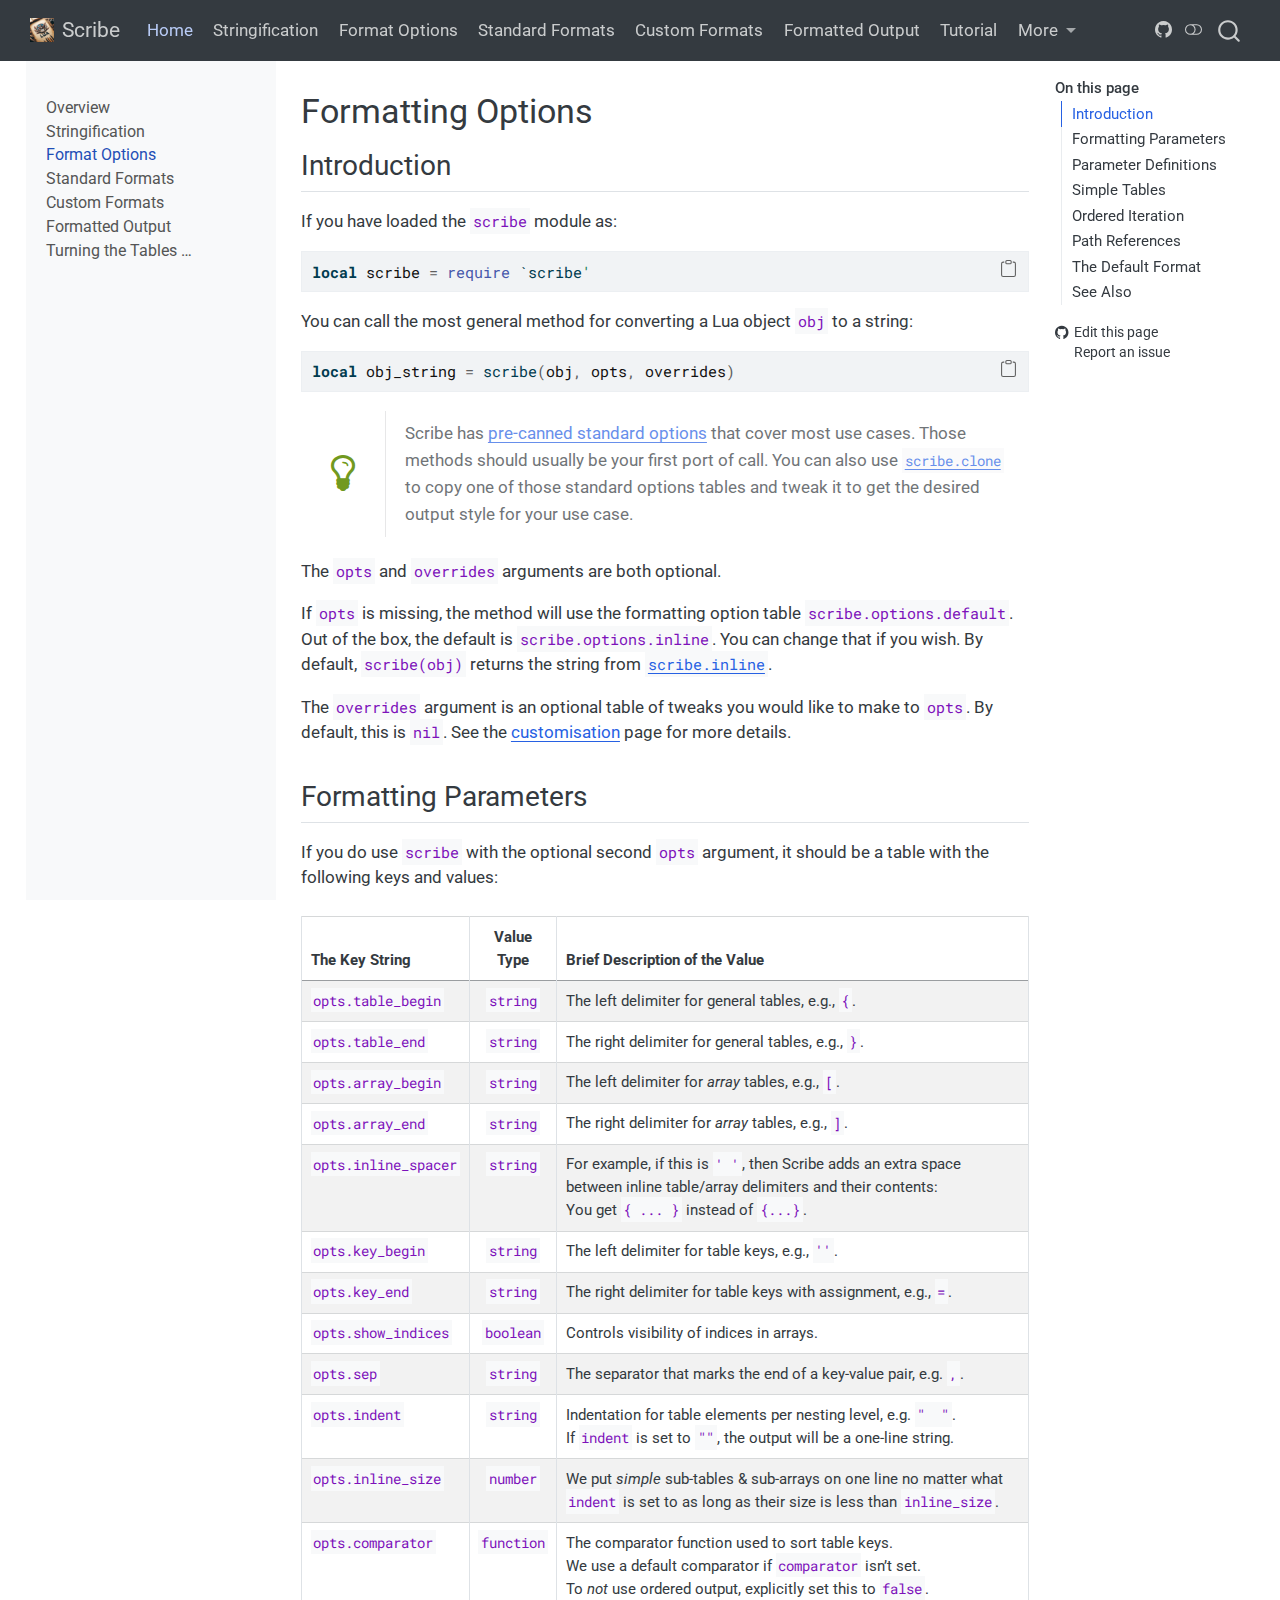
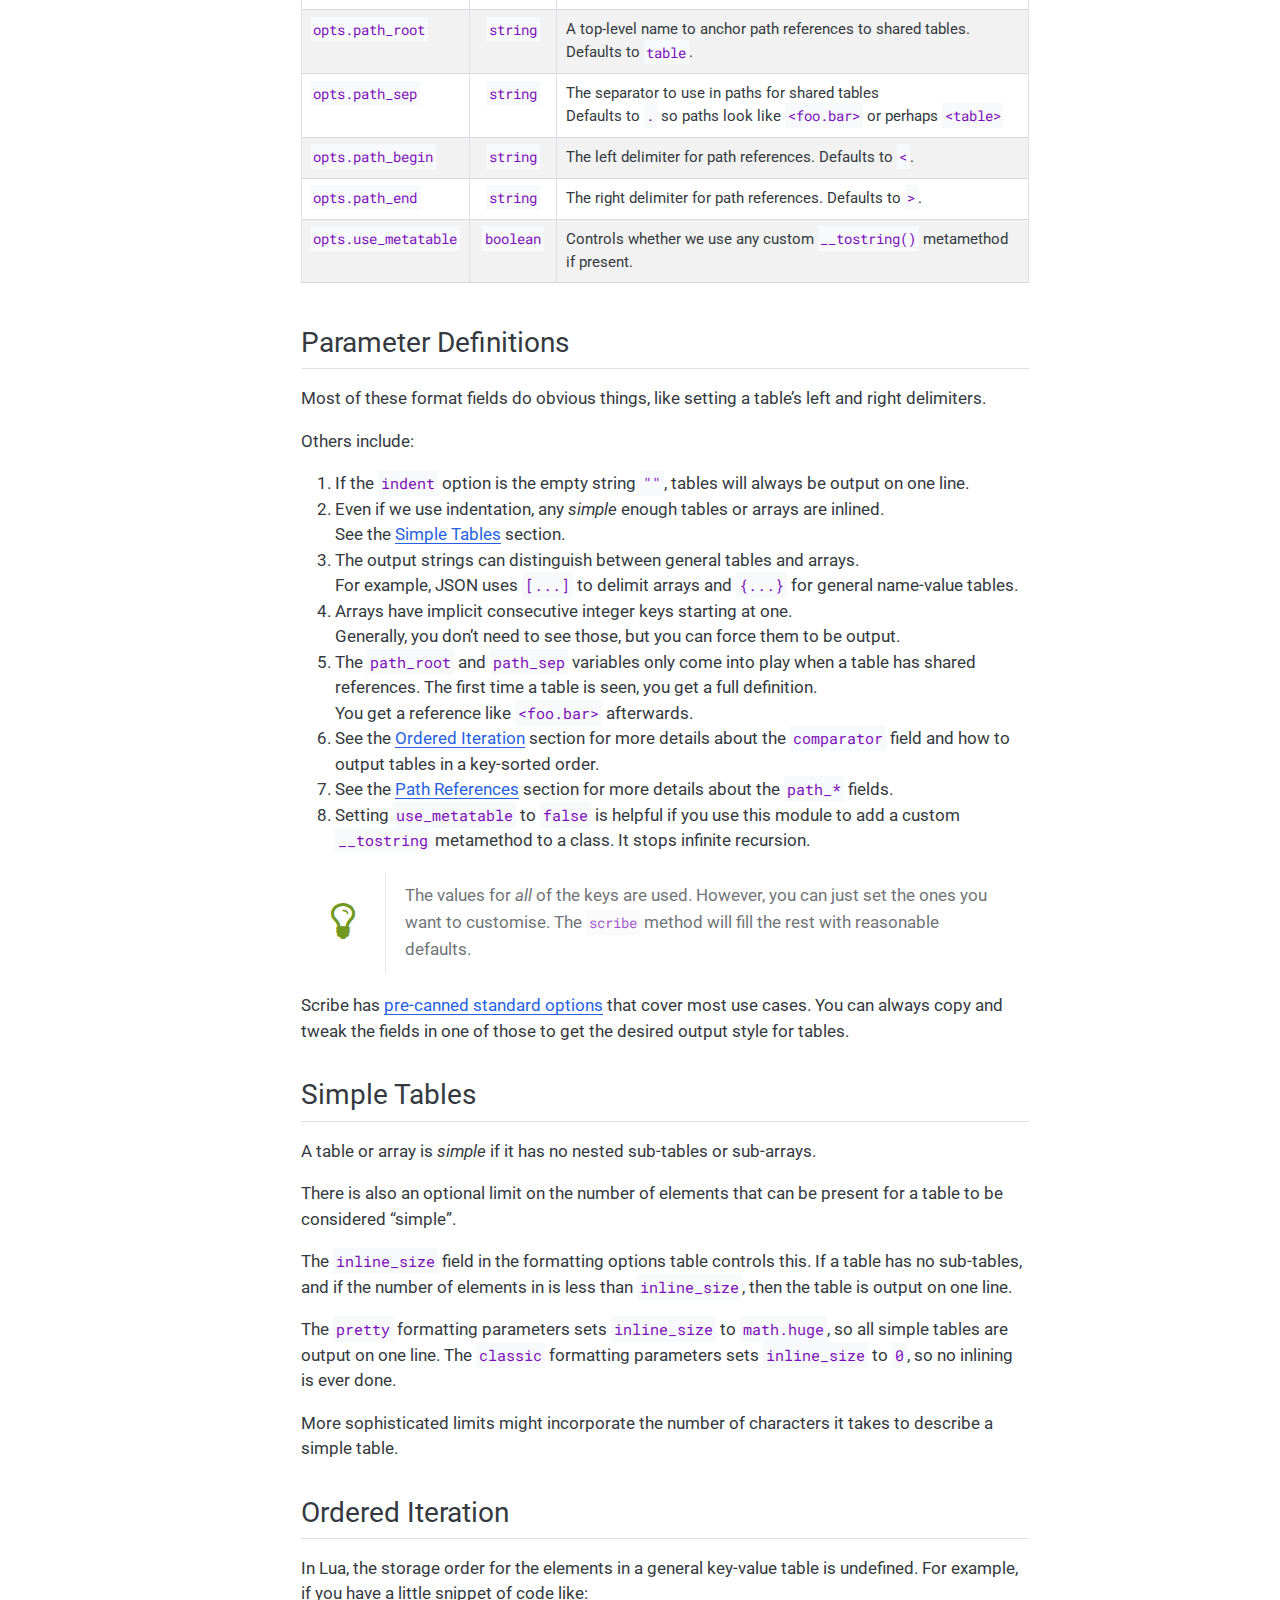
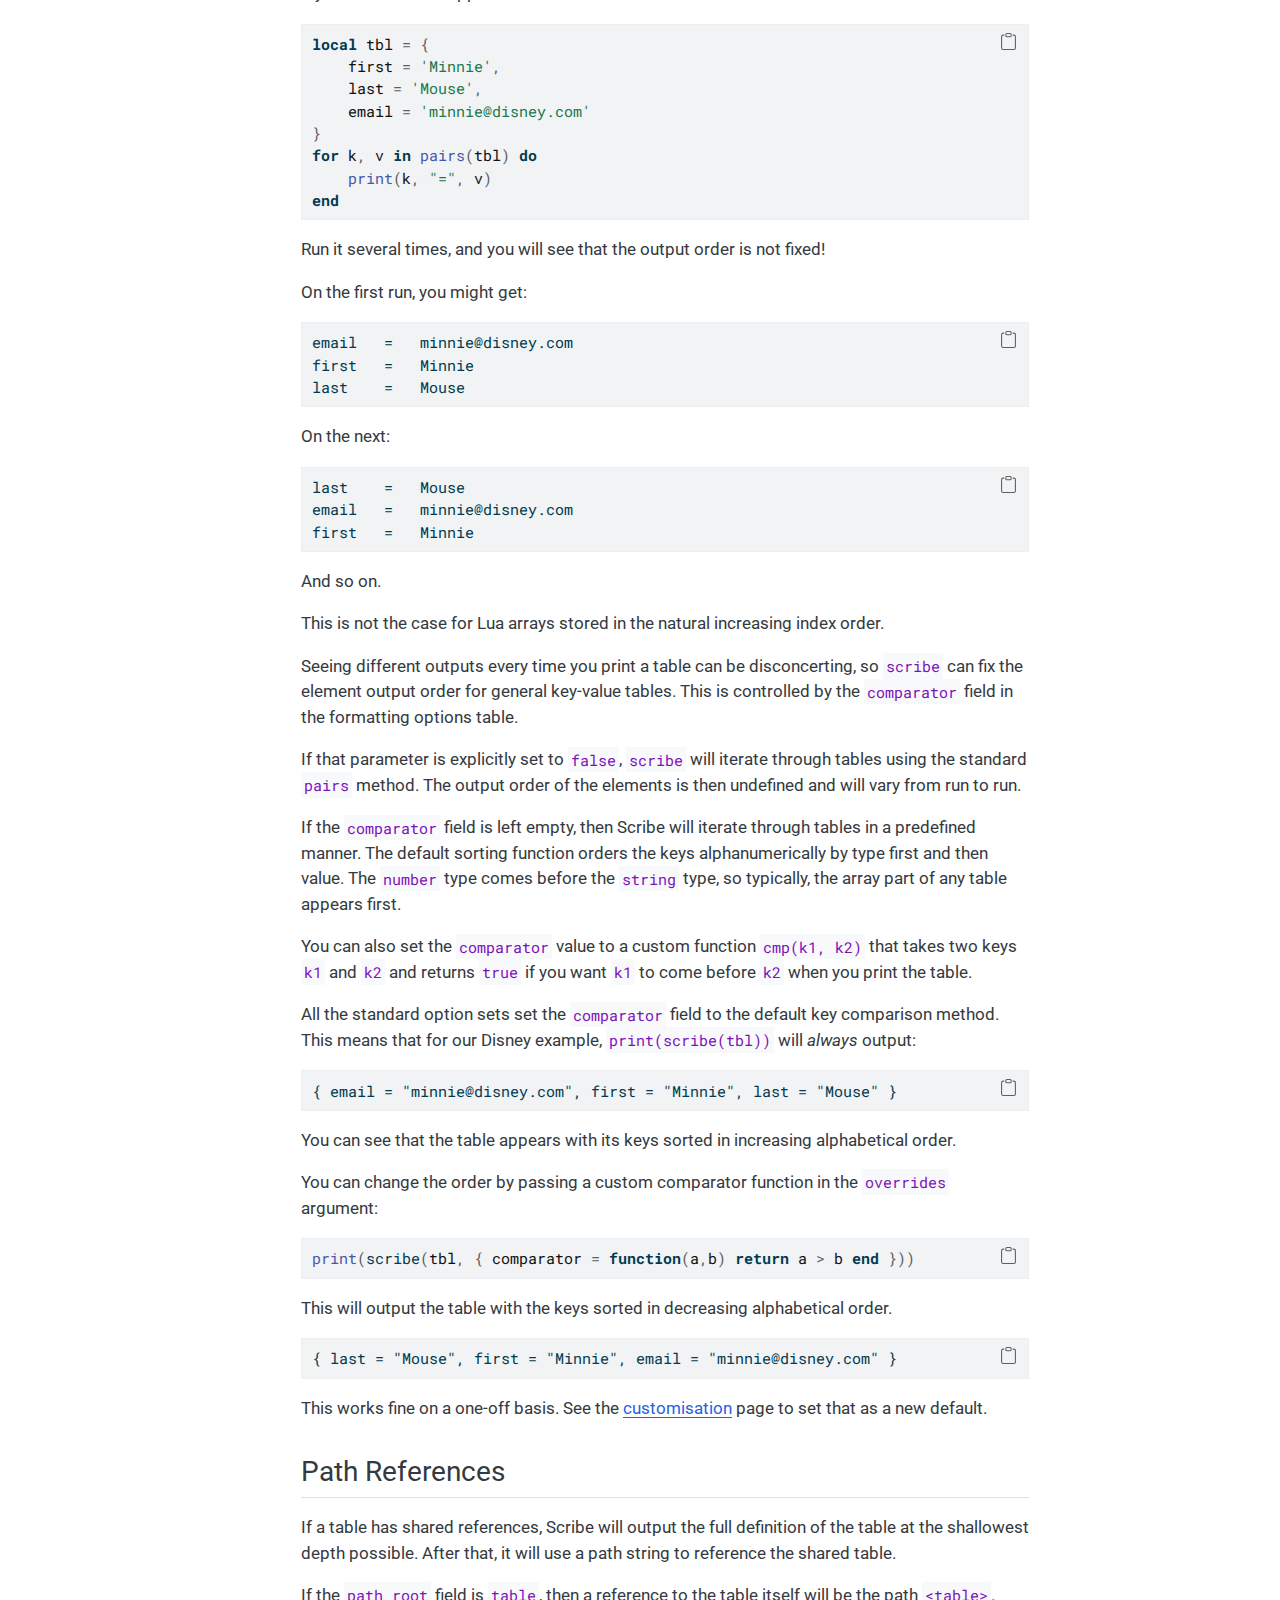
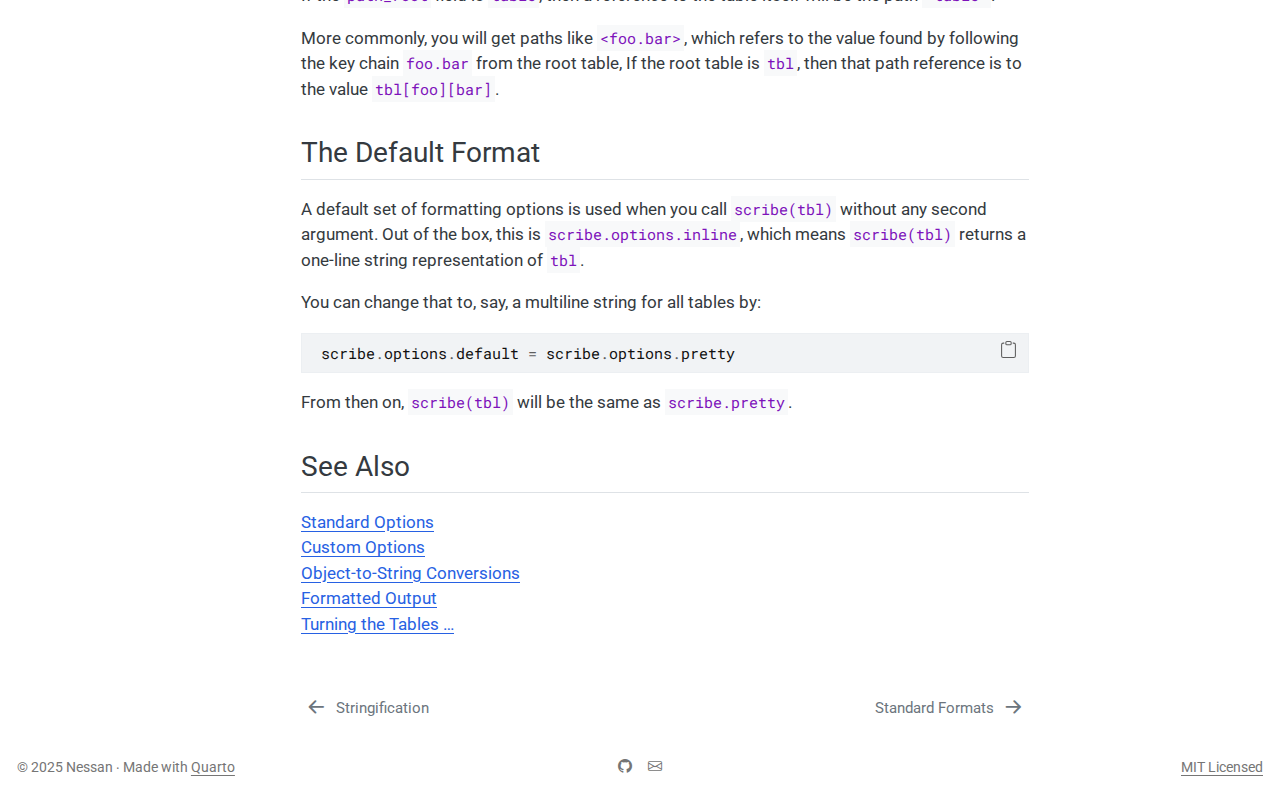
<file: pages/format-options.html>
<!DOCTYPE html>
<html xmlns="http://www.w3.org/1999/xhtml" lang="en" xml:lang="en"><head>

<meta charset="utf-8">
<meta name="generator" content="quarto-1.6.42">

<meta name="viewport" content="width=device-width, initial-scale=1.0, user-scalable=yes">


<title>Formatting Options – Scribe</title>
<style>
code{white-space: pre-wrap;}
span.smallcaps{font-variant: small-caps;}
div.columns{display: flex; gap: min(4vw, 1.5em);}
div.column{flex: auto; overflow-x: auto;}
div.hanging-indent{margin-left: 1.5em; text-indent: -1.5em;}
ul.task-list{list-style: none;}
ul.task-list li input[type="checkbox"] {
  width: 0.8em;
  margin: 0 0.8em 0.2em -1em; /* quarto-specific, see https://github.com/quarto-dev/quarto-cli/issues/4556 */ 
  vertical-align: middle;
}
/* CSS for syntax highlighting */
pre > code.sourceCode { white-space: pre; position: relative; }
pre > code.sourceCode > span { line-height: 1.25; }
pre > code.sourceCode > span:empty { height: 1.2em; }
.sourceCode { overflow: visible; }
code.sourceCode > span { color: inherit; text-decoration: inherit; }
div.sourceCode { margin: 1em 0; }
pre.sourceCode { margin: 0; }
@media screen {
div.sourceCode { overflow: auto; }
}
@media print {
pre > code.sourceCode { white-space: pre-wrap; }
pre > code.sourceCode > span { display: inline-block; text-indent: -5em; padding-left: 5em; }
}
pre.numberSource code
  { counter-reset: source-line 0; }
pre.numberSource code > span
  { position: relative; left: -4em; counter-increment: source-line; }
pre.numberSource code > span > a:first-child::before
  { content: counter(source-line);
    position: relative; left: -1em; text-align: right; vertical-align: baseline;
    border: none; display: inline-block;
    -webkit-touch-callout: none; -webkit-user-select: none;
    -khtml-user-select: none; -moz-user-select: none;
    -ms-user-select: none; user-select: none;
    padding: 0 4px; width: 4em;
  }
pre.numberSource { margin-left: 3em;  padding-left: 4px; }
div.sourceCode
  {   }
@media screen {
pre > code.sourceCode > span > a:first-child::before { text-decoration: underline; }
}
</style>


<script src="../site_libs/quarto-nav/quarto-nav.js"></script>
<script src="../site_libs/clipboard/clipboard.min.js"></script>
<script src="../site_libs/quarto-search/autocomplete.umd.js"></script>
<script src="../site_libs/quarto-search/fuse.min.js"></script>
<script src="../site_libs/quarto-search/quarto-search.js"></script>
<meta name="quarto:offset" content="../">
<link href="../pages/standard-formats.html" rel="next">
<link href="../pages/stringification.html" rel="prev">
<link href="../assets/images/logo.png" rel="icon" type="image/png">
<script src="../site_libs/quarto-html/quarto.js"></script>
<script src="../site_libs/quarto-html/popper.min.js"></script>
<script src="../site_libs/quarto-html/tippy.umd.min.js"></script>
<script src="../site_libs/quarto-html/anchor.min.js"></script>
<link href="../site_libs/quarto-html/tippy.css" rel="stylesheet">
<link href="../site_libs/quarto-html/quarto-syntax-highlighting-3dab89b00e5da3c21c7fdf7320ab4863.css" rel="stylesheet" class="quarto-color-scheme" id="quarto-text-highlighting-styles">
<link href="../site_libs/quarto-html/quarto-syntax-highlighting-dark-e8ca782b0f038343a77a11b3e6da11e9.css" rel="prefetch" class="quarto-color-scheme quarto-color-alternate" id="quarto-text-highlighting-styles">
<script src="../site_libs/bootstrap/bootstrap.min.js"></script>
<link href="../site_libs/bootstrap/bootstrap-icons.css" rel="stylesheet">
<link href="../site_libs/bootstrap/bootstrap-1c72929d01b0088021efc93cecacfdad.min.css" rel="stylesheet" append-hash="true" class="quarto-color-scheme" id="quarto-bootstrap" data-mode="light">
<link href="../site_libs/bootstrap/bootstrap-dark-fd7f26691d08b4217965b71eb792887a.min.css" rel="prefetch" append-hash="true" class="quarto-color-scheme quarto-color-alternate" id="quarto-bootstrap" data-mode="dark">
<link href="../site_libs/quarto-contrib/admonitions-1.0.0/admonitions.css" rel="stylesheet">
<script id="quarto-search-options" type="application/json">{
  "location": "navbar",
  "copy-button": false,
  "collapse-after": 3,
  "panel-placement": "end",
  "type": "overlay",
  "limit": 50,
  "keyboard-shortcut": [
    "f",
    "/",
    "s"
  ],
  "show-item-context": false,
  "language": {
    "search-no-results-text": "No results",
    "search-matching-documents-text": "matching documents",
    "search-copy-link-title": "Copy link to search",
    "search-hide-matches-text": "Hide additional matches",
    "search-more-match-text": "more match in this document",
    "search-more-matches-text": "more matches in this document",
    "search-clear-button-title": "Clear",
    "search-text-placeholder": "",
    "search-detached-cancel-button-title": "Cancel",
    "search-submit-button-title": "Submit",
    "search-label": "Search"
  }
}</script>
<script async="" src="https://www.googletagmanager.com/gtag/js?id=G-KN2F5ELKFN"></script>

<script type="text/javascript">

window.dataLayer = window.dataLayer || [];
function gtag(){dataLayer.push(arguments);}
gtag('js', new Date());
gtag('config', 'G-KN2F5ELKFN', { 'anonymize_ip': true});
</script>
<link rel="stylesheet" href="https://cdnjs.cloudflare.com/ajax/libs/font-awesome/4.7.0/css/font-awesome.min.css">


<meta property="og:title" content="Formatting Options – Scribe">
<meta property="og:description" content="">
<meta property="og:image" content="https://nessan.github.io/scribe/pages/assets/images/logo.png">
<meta property="og:site_name" content="Scribe">
</head>

<body class="nav-sidebar floating nav-fixed">

<div id="quarto-search-results"></div>
  <header id="quarto-header" class="headroom fixed-top">
    <nav class="navbar navbar-expand-lg " data-bs-theme="dark">
      <div class="navbar-container container-fluid">
      <div class="navbar-brand-container mx-auto">
    <a href="../index.html" class="navbar-brand navbar-brand-logo">
    <img src="../assets/images/logo.png" alt="The Scribe Logo" class="navbar-logo">
    </a>
    <a class="navbar-brand" href="../index.html">
    <span class="navbar-title">Scribe</span>
    </a>
  </div>
            <div id="quarto-search" class="" title="Search"></div>
          <button class="navbar-toggler" type="button" data-bs-toggle="collapse" data-bs-target="#navbarCollapse" aria-controls="navbarCollapse" role="menu" aria-expanded="false" aria-label="Toggle navigation" onclick="if (window.quartoToggleHeadroom) { window.quartoToggleHeadroom(); }">
  <span class="navbar-toggler-icon"></span>
</button>
          <div class="collapse navbar-collapse" id="navbarCollapse">
            <ul class="navbar-nav navbar-nav-scroll me-auto">
  <li class="nav-item">
    <a class="nav-link active" href="../index.html" aria-current="page"> 
<span class="menu-text">Home</span></a>
  </li>  
  <li class="nav-item">
    <a class="nav-link" href="../pages/stringification.html"> 
<span class="menu-text">Stringification</span></a>
  </li>  
  <li class="nav-item">
    <a class="nav-link" href="../pages/format-options.html"> 
<span class="menu-text">Format Options</span></a>
  </li>  
  <li class="nav-item">
    <a class="nav-link" href="../pages/standard-formats.html"> 
<span class="menu-text">Standard Formats</span></a>
  </li>  
  <li class="nav-item">
    <a class="nav-link" href="../pages/custom-options.html"> 
<span class="menu-text">Custom Formats</span></a>
  </li>  
  <li class="nav-item">
    <a class="nav-link" href="../pages/formatted-output.html"> 
<span class="menu-text">Formatted Output</span></a>
  </li>  
  <li class="nav-item">
    <a class="nav-link" href="../pages/tutorial/index.html"> 
<span class="menu-text">Tutorial</span></a>
  </li>  
  <li class="nav-item dropdown ">
    <a class="nav-link dropdown-toggle" href="#" id="nav-menu-more" role="link" data-bs-toggle="dropdown" aria-expanded="false">
 <span class="menu-text">More</span>
    </a>
    <ul class="dropdown-menu" aria-labelledby="nav-menu-more">    
        <li>
    <a class="dropdown-item" href="https://github.com/nessan/scribe"><i class="bi bi-github" role="img">
</i> 
 <span class="dropdown-text">Project Repo</span></a>
  </li>  
        <li>
    <a class="dropdown-item" href="https://github.com/nessan/scribe/issues"><i class="bi bi-bug" role="img">
</i> 
 <span class="dropdown-text">Report a Bug</span></a>
  </li>  
        <li>
    <a class="dropdown-item" href="mailto:nzznfitz+gh@icloud.com"><i class="bi bi-chat-right-text" role="img">
</i> 
 <span class="dropdown-text">Ask a Question</span></a>
  </li>  
    </ul>
  </li>
</ul>
          </div> <!-- /navcollapse -->
            <div class="quarto-navbar-tools">
    <a href="https://github.com/nessan/scribe" title="GitHub repo" class="quarto-navigation-tool px-1" aria-label="GitHub repo"><i class="bi bi-github"></i></a>
  <a href="" class="quarto-color-scheme-toggle quarto-navigation-tool  px-1" onclick="window.quartoToggleColorScheme(); return false;" title="Toggle dark mode"><i class="bi"></i></a>
</div>
      </div> <!-- /container-fluid -->
    </nav>
  <nav class="quarto-secondary-nav">
    <div class="container-fluid d-flex">
      <button type="button" class="quarto-btn-toggle btn" data-bs-toggle="collapse" role="button" data-bs-target=".quarto-sidebar-collapse-item" aria-controls="quarto-sidebar" aria-expanded="false" aria-label="Toggle sidebar navigation" onclick="if (window.quartoToggleHeadroom) { window.quartoToggleHeadroom(); }">
        <i class="bi bi-layout-text-sidebar-reverse"></i>
      </button>
        <a class="flex-grow-1 no-decor" role="navigation" data-bs-toggle="collapse" data-bs-target=".quarto-sidebar-collapse-item" aria-controls="quarto-sidebar" aria-expanded="false" aria-label="Toggle sidebar navigation" onclick="if (window.quartoToggleHeadroom) { window.quartoToggleHeadroom(); }">      
          <h1 class="quarto-secondary-nav-title">Formatting Options</h1>
        </a>     
    </div>
  </nav>
</header>
<!-- content -->
<div id="quarto-content" class="quarto-container page-columns page-rows-contents page-layout-article page-navbar">
<!-- sidebar -->
  <nav id="quarto-sidebar" class="sidebar collapse collapse-horizontal quarto-sidebar-collapse-item sidebar-navigation floating overflow-auto">
    <div class="sidebar-menu-container"> 
    <ul class="list-unstyled mt-1">
        <li class="sidebar-item">
  <div class="sidebar-item-container"> 
  <a href="../index.html" class="sidebar-item-text sidebar-link">
 <span class="menu-text">Overview</span></a>
  </div>
</li>
        <li class="sidebar-item">
  <div class="sidebar-item-container"> 
  <a href="../pages/stringification.html" class="sidebar-item-text sidebar-link">
 <span class="menu-text">Stringification</span></a>
  </div>
</li>
        <li class="sidebar-item">
  <div class="sidebar-item-container"> 
  <a href="../pages/format-options.html" class="sidebar-item-text sidebar-link active">
 <span class="menu-text">Format Options</span></a>
  </div>
</li>
        <li class="sidebar-item">
  <div class="sidebar-item-container"> 
  <a href="../pages/standard-formats.html" class="sidebar-item-text sidebar-link">
 <span class="menu-text">Standard Formats</span></a>
  </div>
</li>
        <li class="sidebar-item">
  <div class="sidebar-item-container"> 
  <a href="../pages/custom-options.html" class="sidebar-item-text sidebar-link">
 <span class="menu-text">Custom Formats</span></a>
  </div>
</li>
        <li class="sidebar-item">
  <div class="sidebar-item-container"> 
  <a href="../pages/formatted-output.html" class="sidebar-item-text sidebar-link">
 <span class="menu-text">Formatted Output</span></a>
  </div>
</li>
        <li class="sidebar-item">
  <div class="sidebar-item-container"> 
  <a href="../pages/tutorial/index.html" class="sidebar-item-text sidebar-link">
 <span class="menu-text">Turning the Tables …</span></a>
  </div>
</li>
    </ul>
    </div>
</nav>
<div id="quarto-sidebar-glass" class="quarto-sidebar-collapse-item" data-bs-toggle="collapse" data-bs-target=".quarto-sidebar-collapse-item"></div>
<!-- margin-sidebar -->
    <div id="quarto-margin-sidebar" class="sidebar margin-sidebar">
        <nav id="TOC" role="doc-toc" class="toc-active" data-toc-expanded="99">
    <h2 id="toc-title">On this page</h2>
   
  <ul>
  <li><a href="#introduction" id="toc-introduction" class="nav-link active" data-scroll-target="#introduction">Introduction</a></li>
  <li><a href="#formatting-parameters" id="toc-formatting-parameters" class="nav-link" data-scroll-target="#formatting-parameters">Formatting Parameters</a></li>
  <li><a href="#parameter-definitions" id="toc-parameter-definitions" class="nav-link" data-scroll-target="#parameter-definitions">Parameter Definitions</a></li>
  <li><a href="#simple-tables" id="toc-simple-tables" class="nav-link" data-scroll-target="#simple-tables">Simple Tables</a></li>
  <li><a href="#ordered-iteration" id="toc-ordered-iteration" class="nav-link" data-scroll-target="#ordered-iteration">Ordered Iteration</a></li>
  <li><a href="#path-references" id="toc-path-references" class="nav-link" data-scroll-target="#path-references">Path References</a></li>
  <li><a href="#the-default-format" id="toc-the-default-format" class="nav-link" data-scroll-target="#the-default-format">The Default Format</a></li>
  <li><a href="#see-also" id="toc-see-also" class="nav-link" data-scroll-target="#see-also">See Also</a></li>
  </ul>
<div class="toc-actions"><ul><li><a href="https://github.com/nessan/scribe/edit/main/docs/pages/format-options.qmd" class="toc-action"><i class="bi bi-github"></i>Edit this page</a></li><li><a href="https://github.com/nessan/scribe/issues/new/choose" class="toc-action"><i class="bi empty"></i>Report an issue</a></li></ul></div></nav>
    </div>
<!-- main -->
<main class="content" id="quarto-document-content">

<header id="title-block-header" class="quarto-title-block default">
<div class="quarto-title">
<h1 class="title d-none d-lg-block">Formatting Options</h1>
</div>



<div class="quarto-title-meta">

    
  
    
  </div>
  


</header>


<section id="introduction" class="level2">
<h2 class="anchored" data-anchor-id="introduction">Introduction</h2>
<p>If you have loaded the <code>scribe</code> module as:</p>
<div class="sourceCode" id="cb1"><pre class="sourceCode lua code-with-copy"><code class="sourceCode lua"><span id="cb1-1"><a href="#cb1-1" aria-hidden="true" tabindex="-1"></a><span class="kw">local</span> <span class="va">scribe</span> <span class="op">=</span> <span class="fu">require</span> `scribe<span class="st">'</span></span></code><button title="Copy to Clipboard" class="code-copy-button"><i class="bi"></i></button></pre></div>
<p>You can call the most general method for converting a Lua object <code>obj</code> to a string:</p>
<div class="sourceCode" id="cb2"><pre class="sourceCode lua code-with-copy"><code class="sourceCode lua"><span id="cb2-1"><a href="#cb2-1" aria-hidden="true" tabindex="-1"></a><span class="kw">local</span> <span class="va">obj_string</span> <span class="op">=</span> scribe<span class="op">(</span><span class="va">obj</span><span class="op">,</span> <span class="va">opts</span><span class="op">,</span> <span class="va">overrides</span><span class="op">)</span></span></code><button title="Copy to Clipboard" class="code-copy-button"><i class="bi"></i></button></pre></div>
<div class="admonition tip">
    <table><tbody><tr>
    <td class="icon"> <i class="fa icon-tip" title="Tip"></i></td>
    <td class="content">
    
Scribe has <a href="../pages/standard-formats.html">pre-canned standard options</a> that cover most use cases. Those methods should usually be your first port of call. You can also use <a href="../pages/custom-options.html"><code>scribe.clone</code></a> to copy one of those standard options tables and tweak it to get the desired output style for your use case.
</td></tr></tbody></table></div>
<p>The <code>opts</code> and <code>overrides</code> arguments are both optional.</p>
<p>If <code>opts</code> is missing, the method will use the formatting option table <code>scribe.options.default</code>. Out of the box, the default is <code>scribe.options.inline</code>. You can change that if you wish. By default, <code>scribe(obj)</code> returns the string from <a href="../pages/stringification.html"><code>scribe.inline</code></a>.</p>
<p>The <code>overrides</code> argument is an optional table of tweaks you would like to make to <code>opts</code>. By default, this is <code>nil</code>. See the <a href="../pages/custom-options.html">customisation</a> page for more details.</p>
</section>
<section id="formatting-parameters" class="level2">
<h2 class="anchored" data-anchor-id="formatting-parameters">Formatting Parameters</h2>
<p>If you do use <code>scribe</code> with the optional second <code>opts</code> argument, it should be a table with the following keys and values:</p>
<div class="table-responsive">
<table class="table-bordered table-striped table-hover caption-top table">
<colgroup>
<col style="width: 20%">
<col style="width: 10%">
<col style="width: 70%">
</colgroup>
<thead>
<tr class="header">
<th>The Key String</th>
<th style="text-align: center;">Value Type</th>
<th>Brief Description of the Value</th>
</tr>
</thead>
<tbody>
<tr class="odd">
<td><code>opts.table_begin</code></td>
<td style="text-align: center;"><code>string</code></td>
<td>The left delimiter for general tables, e.g., <code>{</code>.</td>
</tr>
<tr class="even">
<td><code>opts.table_end</code></td>
<td style="text-align: center;"><code>string</code></td>
<td>The right delimiter for general tables, e.g., <code>}</code>.</td>
</tr>
<tr class="odd">
<td><code>opts.array_begin</code></td>
<td style="text-align: center;"><code>string</code></td>
<td>The left delimiter for <em>array</em> tables, e.g., <code>[</code>.</td>
</tr>
<tr class="even">
<td><code>opts.array_end</code></td>
<td style="text-align: center;"><code>string</code></td>
<td>The right delimiter for <em>array</em> tables, e.g., <code>]</code>.</td>
</tr>
<tr class="odd">
<td><code>opts.inline_spacer</code></td>
<td style="text-align: center;"><code>string</code></td>
<td>For example, if this is <code>' '</code>, then Scribe adds an extra space between inline table/array delimiters and their contents: <br> You get <code>{ ... }</code> instead of <code>{...}</code>.</td>
</tr>
<tr class="even">
<td><code>opts.key_begin</code></td>
<td style="text-align: center;"><code>string</code></td>
<td>The left delimiter for table keys, e.g., <code>''</code>.</td>
</tr>
<tr class="odd">
<td><code>opts.key_end</code></td>
<td style="text-align: center;"><code>string</code></td>
<td>The right delimiter for table keys with assignment, e.g., <code>=</code>.</td>
</tr>
<tr class="even">
<td><code>opts.show_indices</code></td>
<td style="text-align: center;"><code>boolean</code></td>
<td>Controls visibility of indices in arrays.</td>
</tr>
<tr class="odd">
<td><code>opts.sep</code></td>
<td style="text-align: center;"><code>string</code></td>
<td>The separator that marks the end of a key-value pair, e.g.&nbsp;<code>,</code>.</td>
</tr>
<tr class="even">
<td><code>opts.indent</code></td>
<td style="text-align: center;"><code>string</code></td>
<td>Indentation for table elements per nesting level, e.g.&nbsp;<code>"  "</code>. <br> If <code>indent</code> is set to <code>""</code>, the output will be a one-line string.</td>
</tr>
<tr class="odd">
<td><code>opts.inline_size</code></td>
<td style="text-align: center;"><code>number</code></td>
<td>We put <em>simple</em> sub-tables &amp; sub-arrays on one line no matter what <code>indent</code> is set to as long as their size is less than <code>inline_size</code>.</td>
</tr>
<tr class="even">
<td><code>opts.comparator</code></td>
<td style="text-align: center;"><code>function</code></td>
<td>The comparator function used to sort table keys. <br> We use a default comparator if <code>comparator</code> isn’t set. <br> To <em>not</em> use ordered output, explicitly set this to <code>false</code>.</td>
</tr>
<tr class="odd">
<td><code>opts.path_root</code></td>
<td style="text-align: center;"><code>string</code></td>
<td>A top-level name to anchor path references to shared tables. <br> Defaults to <code>table</code>.</td>
</tr>
<tr class="even">
<td><code>opts.path_sep</code></td>
<td style="text-align: center;"><code>string</code></td>
<td>The separator to use in paths for shared tables <br> Defaults to <code>.</code> so paths look like <code>&lt;foo.bar&gt;</code> or perhaps <code>&lt;table&gt;</code></td>
</tr>
<tr class="odd">
<td><code>opts.path_begin</code></td>
<td style="text-align: center;"><code>string</code></td>
<td>The left delimiter for path references. Defaults to <code>&lt;</code>.</td>
</tr>
<tr class="even">
<td><code>opts.path_end</code></td>
<td style="text-align: center;"><code>string</code></td>
<td>The right delimiter for path references. Defaults to <code>&gt;</code>.</td>
</tr>
<tr class="odd">
<td><code>opts.use_metatable</code></td>
<td style="text-align: center;"><code>boolean</code></td>
<td>Controls whether we use any custom <code>__tostring()</code> metamethod if present.</td>
</tr>
</tbody>
</table>
</div>
</section>
<section id="parameter-definitions" class="level2">
<h2 class="anchored" data-anchor-id="parameter-definitions">Parameter Definitions</h2>
<p>Most of these format fields do obvious things, like setting a table’s left and right delimiters.</p>
<p>Others include:</p>
<ol type="1">
<li>If the <code>indent</code> option is the empty string <code>""</code>, tables will always be output on one line.</li>
<li>Even if we use indentation, any <em>simple</em> enough tables or arrays are inlined. <br> See the <a href="#simple-tables">Simple Tables</a> section.</li>
<li>The output strings can distinguish between general tables and arrays. <br>For example, JSON uses <code>[...]</code> to delimit arrays and <code>{...}</code> for general name-value tables.</li>
<li>Arrays have implicit consecutive integer keys starting at one. <br> Generally, you don’t need to see those, but you can force them to be output.</li>
<li>The <code>path_root</code> and <code>path_sep</code> variables only come into play when a table has shared references. The first time a table is seen, you get a full definition. <br> You get a reference like <code>&lt;foo.bar&gt;</code> afterwards.</li>
<li>See the <a href="#ordered-iteration">Ordered Iteration</a> section for more details about the <code>comparator</code> field and how to output tables in a key-sorted order.</li>
<li>See the <a href="#path-references">Path References</a> section for more details about the <code>path_*</code> fields.</li>
<li>Setting <code>use_metatable</code> to <code>false</code> is helpful if you use this module to add a custom <code>__tostring</code> metamethod to a class. It stops infinite recursion.</li>
</ol>
<div class="admonition tip">
    <table><tbody><tr>
    <td class="icon"> <i class="fa icon-tip" title="Tip"></i></td>
    <td class="content">
    
The values for <em>all</em> of the keys are used. However, you can just set the ones you want to customise. The <code>scribe</code> method will fill the rest with reasonable defaults.
</td></tr></tbody></table></div>
<p>Scribe has <a href="../pages/standard-formats.html">pre-canned standard options</a> that cover most use cases. You can always copy and tweak the fields in one of those to get the desired output style for tables.</p>
</section>
<section id="simple-tables" class="level2">
<h2 class="anchored" data-anchor-id="simple-tables">Simple Tables</h2>
<p>A table or array is <em>simple</em> if it has no nested sub-tables or sub-arrays.</p>
<p>There is also an optional limit on the number of elements that can be present for a table to be considered “simple”.</p>
<p>The <code>inline_size</code> field in the formatting options table controls this. If a table has no sub-tables, and if the number of elements in is less than <code>inline_size</code>, then the table is output on one line.</p>
<p>The <code>pretty</code> formatting parameters sets <code>inline_size</code> to <code>math.huge</code>, so all simple tables are output on one line. The <code>classic</code> formatting parameters sets <code>inline_size</code> to <code>0</code>, so no inlining is ever done.</p>
<p>More sophisticated limits might incorporate the number of characters it takes to describe a simple table.</p>
</section>
<section id="ordered-iteration" class="level2">
<h2 class="anchored" data-anchor-id="ordered-iteration">Ordered Iteration</h2>
<p>In Lua, the storage order for the elements in a general key-value table is undefined. For example, if you have a little snippet of code like:</p>
<div class="sourceCode" id="cb3"><pre class="sourceCode lua code-with-copy"><code class="sourceCode lua"><span id="cb3-1"><a href="#cb3-1" aria-hidden="true" tabindex="-1"></a><span class="kw">local</span> <span class="va">tbl</span> <span class="op">=</span> <span class="op">{</span></span>
<span id="cb3-2"><a href="#cb3-2" aria-hidden="true" tabindex="-1"></a>    <span class="va">first</span> <span class="op">=</span> <span class="st">'Minnie'</span><span class="op">,</span></span>
<span id="cb3-3"><a href="#cb3-3" aria-hidden="true" tabindex="-1"></a>    <span class="va">last</span> <span class="op">=</span> <span class="st">'Mouse'</span><span class="op">,</span></span>
<span id="cb3-4"><a href="#cb3-4" aria-hidden="true" tabindex="-1"></a>    <span class="va">email</span> <span class="op">=</span> <span class="st">'minnie@disney.com'</span></span>
<span id="cb3-5"><a href="#cb3-5" aria-hidden="true" tabindex="-1"></a><span class="op">}</span></span>
<span id="cb3-6"><a href="#cb3-6" aria-hidden="true" tabindex="-1"></a><span class="cf">for</span> <span class="va">k</span><span class="op">,</span> <span class="va">v</span> <span class="kw">in</span> <span class="fu">pairs</span><span class="op">(</span><span class="va">tbl</span><span class="op">)</span> <span class="cf">do</span></span>
<span id="cb3-7"><a href="#cb3-7" aria-hidden="true" tabindex="-1"></a>    <span class="fu">print</span><span class="op">(</span><span class="va">k</span><span class="op">,</span> <span class="st">"="</span><span class="op">,</span> <span class="va">v</span><span class="op">)</span></span>
<span id="cb3-8"><a href="#cb3-8" aria-hidden="true" tabindex="-1"></a><span class="cf">end</span></span></code><button title="Copy to Clipboard" class="code-copy-button"><i class="bi"></i></button></pre></div>
<p>Run it several times, and you will see that the output order is not fixed!</p>
<p>On the first run, you might get:</p>
<div class="sourceCode" id="cb4"><pre class="sourceCode txt code-with-copy"><code class="sourceCode default"><span id="cb4-1"><a href="#cb4-1" aria-hidden="true" tabindex="-1"></a>email   =   minnie@disney.com</span>
<span id="cb4-2"><a href="#cb4-2" aria-hidden="true" tabindex="-1"></a>first   =   Minnie</span>
<span id="cb4-3"><a href="#cb4-3" aria-hidden="true" tabindex="-1"></a>last    =   Mouse</span></code><button title="Copy to Clipboard" class="code-copy-button"><i class="bi"></i></button></pre></div>
<p>On the next:</p>
<div class="sourceCode" id="cb5"><pre class="sourceCode txt code-with-copy"><code class="sourceCode default"><span id="cb5-1"><a href="#cb5-1" aria-hidden="true" tabindex="-1"></a>last    =   Mouse</span>
<span id="cb5-2"><a href="#cb5-2" aria-hidden="true" tabindex="-1"></a>email   =   minnie@disney.com</span>
<span id="cb5-3"><a href="#cb5-3" aria-hidden="true" tabindex="-1"></a>first   =   Minnie</span></code><button title="Copy to Clipboard" class="code-copy-button"><i class="bi"></i></button></pre></div>
<p>And so on.</p>
<p>This is not the case for Lua arrays stored in the natural increasing index order.</p>
<p>Seeing different outputs every time you print a table can be disconcerting, so <code>scribe</code> can fix the element output order for general key-value tables. This is controlled by the <code>comparator</code> field in the formatting options table.</p>
<p>If that parameter is explicitly set to <code>false</code>, <code>scribe</code> will iterate through tables using the standard <code>pairs</code> method. The output order of the elements is then undefined and will vary from run to run.</p>
<p>If the <code>comparator</code> field is left empty, then Scribe will iterate through tables in a predefined manner. The default sorting function orders the keys alphanumerically by type first and then value. The <code>number</code> type comes before the <code>string</code> type, so typically, the array part of any table appears first.</p>
<p>You can also set the <code>comparator</code> value to a custom function <code>cmp(k1, k2)</code> that takes two keys <code>k1</code> and <code>k2</code> and returns <code>true</code> if you want <code>k1</code> to come before <code>k2</code> when you print the table.</p>
<p>All the standard option sets set the <code>comparator</code> field to the default key comparison method. This means that for our Disney example, <code>print(scribe(tbl))</code> will <em>always</em> output:</p>
<div class="sourceCode" id="cb6"><pre class="sourceCode txt code-with-copy"><code class="sourceCode default"><span id="cb6-1"><a href="#cb6-1" aria-hidden="true" tabindex="-1"></a>{ email = "minnie@disney.com", first = "Minnie", last = "Mouse" }</span></code><button title="Copy to Clipboard" class="code-copy-button"><i class="bi"></i></button></pre></div>
<p>You can see that the table appears with its keys sorted in increasing alphabetical order.</p>
<p>You can change the order by passing a custom comparator function in the <code>overrides</code> argument:</p>
<div class="sourceCode" id="cb7"><pre class="sourceCode lua code-with-copy"><code class="sourceCode lua"><span id="cb7-1"><a href="#cb7-1" aria-hidden="true" tabindex="-1"></a><span class="fu">print</span><span class="op">(</span>scribe<span class="op">(</span><span class="va">tbl</span><span class="op">,</span> <span class="op">{</span> <span class="va">comparator</span> <span class="op">=</span> <span class="kw">function</span><span class="op">(</span><span class="va">a</span><span class="op">,</span><span class="va">b</span><span class="op">)</span> <span class="cf">return</span> <span class="va">a</span> <span class="op">&gt;</span> <span class="va">b</span> <span class="kw">end</span> <span class="op">}))</span></span></code><button title="Copy to Clipboard" class="code-copy-button"><i class="bi"></i></button></pre></div>
<p>This will output the table with the keys sorted in decreasing alphabetical order.</p>
<div class="sourceCode" id="cb8"><pre class="sourceCode txt code-with-copy"><code class="sourceCode default"><span id="cb8-1"><a href="#cb8-1" aria-hidden="true" tabindex="-1"></a>{ last = "Mouse", first = "Minnie", email = "minnie@disney.com" }</span></code><button title="Copy to Clipboard" class="code-copy-button"><i class="bi"></i></button></pre></div>
<p>This works fine on a one-off basis. See the <a href="../pages/custom-options.html">customisation</a> page to set that as a new default.</p>
</section>
<section id="path-references" class="level2">
<h2 class="anchored" data-anchor-id="path-references">Path References</h2>
<p>If a table has shared references, Scribe will output the full definition of the table at the shallowest depth possible. After that, it will use a path string to reference the shared table.</p>
<p>If the <code>path_root</code> field is <code>table</code>, then a reference to the table itself will be the path <code>&lt;table&gt;</code>.</p>
<p>More commonly, you will get paths like <code>&lt;foo.bar&gt;</code>, which refers to the value found by following the key chain <code>foo.bar</code> from the root table, If the root table is <code>tbl</code>, then that path reference is to the value <code>tbl[foo][bar]</code>.</p>
</section>
<section id="the-default-format" class="level2">
<h2 class="anchored" data-anchor-id="the-default-format">The Default Format</h2>
<p>A default set of formatting options is used when you call <code>scribe(tbl)</code> without any second argument. Out of the box, this is <code>scribe.options.inline</code>, which means <code>scribe(tbl)</code> returns a one-line string representation of <code>tbl</code>.</p>
<p>You can change that to, say, a multiline string for all tables by:</p>
<div class="sourceCode" id="cb9"><pre class="sourceCode lua code-with-copy"><code class="sourceCode lua"><span id="cb9-1"><a href="#cb9-1" aria-hidden="true" tabindex="-1"></a> <span class="va">scribe</span><span class="op">.</span><span class="va">options</span><span class="op">.</span><span class="va">default</span> <span class="op">=</span> <span class="va">scribe</span><span class="op">.</span><span class="va">options</span><span class="op">.</span><span class="va">pretty</span></span></code><button title="Copy to Clipboard" class="code-copy-button"><i class="bi"></i></button></pre></div>
<p>From then on, <code>scribe(tbl)</code> will be the same as <code>scribe.pretty</code>.</p>
</section>
<section id="see-also" class="level2">
<h2 class="anchored" data-anchor-id="see-also">See Also</h2>
<p><a href="../pages/standard-formats.html">Standard Options</a> <br> <a href="../pages/custom-options.html">Custom Options</a> <br> <a href="../pages/stringification.html">Object-to-String Conversions</a> <br> <a href="../pages/formatted-output.html">Formatted Output</a> <br> <a href="../pages/tutorial/index.html">Turning the Tables …</a></p>


</section>

<a onclick="window.scrollTo(0, 0); return false;" role="button" id="quarto-back-to-top"><i class="bi bi-arrow-up"></i> Back to top</a></main> <!-- /main -->
<script id="quarto-html-after-body" type="application/javascript">
window.document.addEventListener("DOMContentLoaded", function (event) {
  const toggleBodyColorMode = (bsSheetEl) => {
    const mode = bsSheetEl.getAttribute("data-mode");
    const bodyEl = window.document.querySelector("body");
    if (mode === "dark") {
      bodyEl.classList.add("quarto-dark");
      bodyEl.classList.remove("quarto-light");
    } else {
      bodyEl.classList.add("quarto-light");
      bodyEl.classList.remove("quarto-dark");
    }
  }
  const toggleBodyColorPrimary = () => {
    const bsSheetEl = window.document.querySelector("link#quarto-bootstrap");
    if (bsSheetEl) {
      toggleBodyColorMode(bsSheetEl);
    }
  }
  toggleBodyColorPrimary();  
  const disableStylesheet = (stylesheets) => {
    for (let i=0; i < stylesheets.length; i++) {
      const stylesheet = stylesheets[i];
      stylesheet.rel = 'prefetch';
    }
  }
  const enableStylesheet = (stylesheets) => {
    for (let i=0; i < stylesheets.length; i++) {
      const stylesheet = stylesheets[i];
      stylesheet.rel = 'stylesheet';
    }
  }
  const manageTransitions = (selector, allowTransitions) => {
    const els = window.document.querySelectorAll(selector);
    for (let i=0; i < els.length; i++) {
      const el = els[i];
      if (allowTransitions) {
        el.classList.remove('notransition');
      } else {
        el.classList.add('notransition');
      }
    }
  }
  const toggleGiscusIfUsed = (isAlternate, darkModeDefault) => {
    const baseTheme = document.querySelector('#giscus-base-theme')?.value ?? 'light';
    const alternateTheme = document.querySelector('#giscus-alt-theme')?.value ?? 'dark';
    let newTheme = '';
    if(darkModeDefault) {
      newTheme = isAlternate ? baseTheme : alternateTheme;
    } else {
      newTheme = isAlternate ? alternateTheme : baseTheme;
    }
    const changeGiscusTheme = () => {
      // From: https://github.com/giscus/giscus/issues/336
      const sendMessage = (message) => {
        const iframe = document.querySelector('iframe.giscus-frame');
        if (!iframe) return;
        iframe.contentWindow.postMessage({ giscus: message }, 'https://giscus.app');
      }
      sendMessage({
        setConfig: {
          theme: newTheme
        }
      });
    }
    const isGiscussLoaded = window.document.querySelector('iframe.giscus-frame') !== null;
    if (isGiscussLoaded) {
      changeGiscusTheme();
    }
  }
  const toggleColorMode = (alternate) => {
    // Switch the stylesheets
    const alternateStylesheets = window.document.querySelectorAll('link.quarto-color-scheme.quarto-color-alternate');
    manageTransitions('#quarto-margin-sidebar .nav-link', false);
    if (alternate) {
      enableStylesheet(alternateStylesheets);
      for (const sheetNode of alternateStylesheets) {
        if (sheetNode.id === "quarto-bootstrap") {
          toggleBodyColorMode(sheetNode);
        }
      }
    } else {
      disableStylesheet(alternateStylesheets);
      toggleBodyColorPrimary();
    }
    manageTransitions('#quarto-margin-sidebar .nav-link', true);
    // Switch the toggles
    const toggles = window.document.querySelectorAll('.quarto-color-scheme-toggle');
    for (let i=0; i < toggles.length; i++) {
      const toggle = toggles[i];
      if (toggle) {
        if (alternate) {
          toggle.classList.add("alternate");     
        } else {
          toggle.classList.remove("alternate");
        }
      }
    }
    // Hack to workaround the fact that safari doesn't
    // properly recolor the scrollbar when toggling (#1455)
    if (navigator.userAgent.indexOf('Safari') > 0 && navigator.userAgent.indexOf('Chrome') == -1) {
      manageTransitions("body", false);
      window.scrollTo(0, 1);
      setTimeout(() => {
        window.scrollTo(0, 0);
        manageTransitions("body", true);
      }, 40);  
    }
  }
  const isFileUrl = () => { 
    return window.location.protocol === 'file:';
  }
  const hasAlternateSentinel = () => {  
    let styleSentinel = getColorSchemeSentinel();
    if (styleSentinel !== null) {
      return styleSentinel === "alternate";
    } else {
      return false;
    }
  }
  const setStyleSentinel = (alternate) => {
    const value = alternate ? "alternate" : "default";
    if (!isFileUrl()) {
      window.localStorage.setItem("quarto-color-scheme", value);
    } else {
      localAlternateSentinel = value;
    }
  }
  const getColorSchemeSentinel = () => {
    if (!isFileUrl()) {
      const storageValue = window.localStorage.getItem("quarto-color-scheme");
      return storageValue != null ? storageValue : localAlternateSentinel;
    } else {
      return localAlternateSentinel;
    }
  }
  const darkModeDefault = false;
  let localAlternateSentinel = darkModeDefault ? 'alternate' : 'default';
  // Dark / light mode switch
  window.quartoToggleColorScheme = () => {
    // Read the current dark / light value 
    let toAlternate = !hasAlternateSentinel();
    toggleColorMode(toAlternate);
    setStyleSentinel(toAlternate);
    toggleGiscusIfUsed(toAlternate, darkModeDefault);
  };
  // Ensure there is a toggle, if there isn't float one in the top right
  if (window.document.querySelector('.quarto-color-scheme-toggle') === null) {
    const a = window.document.createElement('a');
    a.classList.add('top-right');
    a.classList.add('quarto-color-scheme-toggle');
    a.href = "";
    a.onclick = function() { try { window.quartoToggleColorScheme(); } catch {} return false; };
    const i = window.document.createElement("i");
    i.classList.add('bi');
    a.appendChild(i);
    window.document.body.appendChild(a);
  }
  // Switch to dark mode if need be
  if (hasAlternateSentinel()) {
    toggleColorMode(true);
  } else {
    toggleColorMode(false);
  }
  const icon = "";
  const anchorJS = new window.AnchorJS();
  anchorJS.options = {
    placement: 'right',
    icon: icon
  };
  anchorJS.add('.anchored');
  const isCodeAnnotation = (el) => {
    for (const clz of el.classList) {
      if (clz.startsWith('code-annotation-')) {                     
        return true;
      }
    }
    return false;
  }
  const onCopySuccess = function(e) {
    // button target
    const button = e.trigger;
    // don't keep focus
    button.blur();
    // flash "checked"
    button.classList.add('code-copy-button-checked');
    var currentTitle = button.getAttribute("title");
    button.setAttribute("title", "Copied!");
    let tooltip;
    if (window.bootstrap) {
      button.setAttribute("data-bs-toggle", "tooltip");
      button.setAttribute("data-bs-placement", "left");
      button.setAttribute("data-bs-title", "Copied!");
      tooltip = new bootstrap.Tooltip(button, 
        { trigger: "manual", 
          customClass: "code-copy-button-tooltip",
          offset: [0, -8]});
      tooltip.show();    
    }
    setTimeout(function() {
      if (tooltip) {
        tooltip.hide();
        button.removeAttribute("data-bs-title");
        button.removeAttribute("data-bs-toggle");
        button.removeAttribute("data-bs-placement");
      }
      button.setAttribute("title", currentTitle);
      button.classList.remove('code-copy-button-checked');
    }, 1000);
    // clear code selection
    e.clearSelection();
  }
  const getTextToCopy = function(trigger) {
      const codeEl = trigger.previousElementSibling.cloneNode(true);
      for (const childEl of codeEl.children) {
        if (isCodeAnnotation(childEl)) {
          childEl.remove();
        }
      }
      return codeEl.innerText;
  }
  const clipboard = new window.ClipboardJS('.code-copy-button:not([data-in-quarto-modal])', {
    text: getTextToCopy
  });
  clipboard.on('success', onCopySuccess);
  if (window.document.getElementById('quarto-embedded-source-code-modal')) {
    const clipboardModal = new window.ClipboardJS('.code-copy-button[data-in-quarto-modal]', {
      text: getTextToCopy,
      container: window.document.getElementById('quarto-embedded-source-code-modal')
    });
    clipboardModal.on('success', onCopySuccess);
  }
    var localhostRegex = new RegExp(/^(?:http|https):\/\/localhost\:?[0-9]*\//);
    var mailtoRegex = new RegExp(/^mailto:/);
      var filterRegex = new RegExp("https:\/\/nessan\.github\.io\/scribe");
    var isInternal = (href) => {
        return filterRegex.test(href) || localhostRegex.test(href) || mailtoRegex.test(href);
    }
    // Inspect non-navigation links and adorn them if external
 	var links = window.document.querySelectorAll('a[href]:not(.nav-link):not(.navbar-brand):not(.toc-action):not(.sidebar-link):not(.sidebar-item-toggle):not(.pagination-link):not(.no-external):not([aria-hidden]):not(.dropdown-item):not(.quarto-navigation-tool):not(.about-link)');
    for (var i=0; i<links.length; i++) {
      const link = links[i];
      if (!isInternal(link.href)) {
        // undo the damage that might have been done by quarto-nav.js in the case of
        // links that we want to consider external
        if (link.dataset.originalHref !== undefined) {
          link.href = link.dataset.originalHref;
        }
      }
    }
  function tippyHover(el, contentFn, onTriggerFn, onUntriggerFn) {
    const config = {
      allowHTML: true,
      maxWidth: 500,
      delay: 100,
      arrow: false,
      appendTo: function(el) {
          return el.parentElement;
      },
      interactive: true,
      interactiveBorder: 10,
      theme: 'quarto',
      placement: 'bottom-start',
    };
    if (contentFn) {
      config.content = contentFn;
    }
    if (onTriggerFn) {
      config.onTrigger = onTriggerFn;
    }
    if (onUntriggerFn) {
      config.onUntrigger = onUntriggerFn;
    }
    window.tippy(el, config); 
  }
  const noterefs = window.document.querySelectorAll('a[role="doc-noteref"]');
  for (var i=0; i<noterefs.length; i++) {
    const ref = noterefs[i];
    tippyHover(ref, function() {
      // use id or data attribute instead here
      let href = ref.getAttribute('data-footnote-href') || ref.getAttribute('href');
      try { href = new URL(href).hash; } catch {}
      const id = href.replace(/^#\/?/, "");
      const note = window.document.getElementById(id);
      if (note) {
        return note.innerHTML;
      } else {
        return "";
      }
    });
  }
  const xrefs = window.document.querySelectorAll('a.quarto-xref');
  const processXRef = (id, note) => {
    // Strip column container classes
    const stripColumnClz = (el) => {
      el.classList.remove("page-full", "page-columns");
      if (el.children) {
        for (const child of el.children) {
          stripColumnClz(child);
        }
      }
    }
    stripColumnClz(note)
    if (id === null || id.startsWith('sec-')) {
      // Special case sections, only their first couple elements
      const container = document.createElement("div");
      if (note.children && note.children.length > 2) {
        container.appendChild(note.children[0].cloneNode(true));
        for (let i = 1; i < note.children.length; i++) {
          const child = note.children[i];
          if (child.tagName === "P" && child.innerText === "") {
            continue;
          } else {
            container.appendChild(child.cloneNode(true));
            break;
          }
        }
        if (window.Quarto?.typesetMath) {
          window.Quarto.typesetMath(container);
        }
        return container.innerHTML
      } else {
        if (window.Quarto?.typesetMath) {
          window.Quarto.typesetMath(note);
        }
        return note.innerHTML;
      }
    } else {
      // Remove any anchor links if they are present
      const anchorLink = note.querySelector('a.anchorjs-link');
      if (anchorLink) {
        anchorLink.remove();
      }
      if (window.Quarto?.typesetMath) {
        window.Quarto.typesetMath(note);
      }
      if (note.classList.contains("callout")) {
        return note.outerHTML;
      } else {
        return note.innerHTML;
      }
    }
  }
  for (var i=0; i<xrefs.length; i++) {
    const xref = xrefs[i];
    tippyHover(xref, undefined, function(instance) {
      instance.disable();
      let url = xref.getAttribute('href');
      let hash = undefined; 
      if (url.startsWith('#')) {
        hash = url;
      } else {
        try { hash = new URL(url).hash; } catch {}
      }
      if (hash) {
        const id = hash.replace(/^#\/?/, "");
        const note = window.document.getElementById(id);
        if (note !== null) {
          try {
            const html = processXRef(id, note.cloneNode(true));
            instance.setContent(html);
          } finally {
            instance.enable();
            instance.show();
          }
        } else {
          // See if we can fetch this
          fetch(url.split('#')[0])
          .then(res => res.text())
          .then(html => {
            const parser = new DOMParser();
            const htmlDoc = parser.parseFromString(html, "text/html");
            const note = htmlDoc.getElementById(id);
            if (note !== null) {
              const html = processXRef(id, note);
              instance.setContent(html);
            } 
          }).finally(() => {
            instance.enable();
            instance.show();
          });
        }
      } else {
        // See if we can fetch a full url (with no hash to target)
        // This is a special case and we should probably do some content thinning / targeting
        fetch(url)
        .then(res => res.text())
        .then(html => {
          const parser = new DOMParser();
          const htmlDoc = parser.parseFromString(html, "text/html");
          const note = htmlDoc.querySelector('main.content');
          if (note !== null) {
            // This should only happen for chapter cross references
            // (since there is no id in the URL)
            // remove the first header
            if (note.children.length > 0 && note.children[0].tagName === "HEADER") {
              note.children[0].remove();
            }
            const html = processXRef(null, note);
            instance.setContent(html);
          } 
        }).finally(() => {
          instance.enable();
          instance.show();
        });
      }
    }, function(instance) {
    });
  }
      let selectedAnnoteEl;
      const selectorForAnnotation = ( cell, annotation) => {
        let cellAttr = 'data-code-cell="' + cell + '"';
        let lineAttr = 'data-code-annotation="' +  annotation + '"';
        const selector = 'span[' + cellAttr + '][' + lineAttr + ']';
        return selector;
      }
      const selectCodeLines = (annoteEl) => {
        const doc = window.document;
        const targetCell = annoteEl.getAttribute("data-target-cell");
        const targetAnnotation = annoteEl.getAttribute("data-target-annotation");
        const annoteSpan = window.document.querySelector(selectorForAnnotation(targetCell, targetAnnotation));
        const lines = annoteSpan.getAttribute("data-code-lines").split(",");
        const lineIds = lines.map((line) => {
          return targetCell + "-" + line;
        })
        let top = null;
        let height = null;
        let parent = null;
        if (lineIds.length > 0) {
            //compute the position of the single el (top and bottom and make a div)
            const el = window.document.getElementById(lineIds[0]);
            top = el.offsetTop;
            height = el.offsetHeight;
            parent = el.parentElement.parentElement;
          if (lineIds.length > 1) {
            const lastEl = window.document.getElementById(lineIds[lineIds.length - 1]);
            const bottom = lastEl.offsetTop + lastEl.offsetHeight;
            height = bottom - top;
          }
          if (top !== null && height !== null && parent !== null) {
            // cook up a div (if necessary) and position it 
            let div = window.document.getElementById("code-annotation-line-highlight");
            if (div === null) {
              div = window.document.createElement("div");
              div.setAttribute("id", "code-annotation-line-highlight");
              div.style.position = 'absolute';
              parent.appendChild(div);
            }
            div.style.top = top - 2 + "px";
            div.style.height = height + 4 + "px";
            div.style.left = 0;
            let gutterDiv = window.document.getElementById("code-annotation-line-highlight-gutter");
            if (gutterDiv === null) {
              gutterDiv = window.document.createElement("div");
              gutterDiv.setAttribute("id", "code-annotation-line-highlight-gutter");
              gutterDiv.style.position = 'absolute';
              const codeCell = window.document.getElementById(targetCell);
              const gutter = codeCell.querySelector('.code-annotation-gutter');
              gutter.appendChild(gutterDiv);
            }
            gutterDiv.style.top = top - 2 + "px";
            gutterDiv.style.height = height + 4 + "px";
          }
          selectedAnnoteEl = annoteEl;
        }
      };
      const unselectCodeLines = () => {
        const elementsIds = ["code-annotation-line-highlight", "code-annotation-line-highlight-gutter"];
        elementsIds.forEach((elId) => {
          const div = window.document.getElementById(elId);
          if (div) {
            div.remove();
          }
        });
        selectedAnnoteEl = undefined;
      };
        // Handle positioning of the toggle
    window.addEventListener(
      "resize",
      throttle(() => {
        elRect = undefined;
        if (selectedAnnoteEl) {
          selectCodeLines(selectedAnnoteEl);
        }
      }, 10)
    );
    function throttle(fn, ms) {
    let throttle = false;
    let timer;
      return (...args) => {
        if(!throttle) { // first call gets through
            fn.apply(this, args);
            throttle = true;
        } else { // all the others get throttled
            if(timer) clearTimeout(timer); // cancel #2
            timer = setTimeout(() => {
              fn.apply(this, args);
              timer = throttle = false;
            }, ms);
        }
      };
    }
      // Attach click handler to the DT
      const annoteDls = window.document.querySelectorAll('dt[data-target-cell]');
      for (const annoteDlNode of annoteDls) {
        annoteDlNode.addEventListener('click', (event) => {
          const clickedEl = event.target;
          if (clickedEl !== selectedAnnoteEl) {
            unselectCodeLines();
            const activeEl = window.document.querySelector('dt[data-target-cell].code-annotation-active');
            if (activeEl) {
              activeEl.classList.remove('code-annotation-active');
            }
            selectCodeLines(clickedEl);
            clickedEl.classList.add('code-annotation-active');
          } else {
            // Unselect the line
            unselectCodeLines();
            clickedEl.classList.remove('code-annotation-active');
          }
        });
      }
  const findCites = (el) => {
    const parentEl = el.parentElement;
    if (parentEl) {
      const cites = parentEl.dataset.cites;
      if (cites) {
        return {
          el,
          cites: cites.split(' ')
        };
      } else {
        return findCites(el.parentElement)
      }
    } else {
      return undefined;
    }
  };
  var bibliorefs = window.document.querySelectorAll('a[role="doc-biblioref"]');
  for (var i=0; i<bibliorefs.length; i++) {
    const ref = bibliorefs[i];
    const citeInfo = findCites(ref);
    if (citeInfo) {
      tippyHover(citeInfo.el, function() {
        var popup = window.document.createElement('div');
        citeInfo.cites.forEach(function(cite) {
          var citeDiv = window.document.createElement('div');
          citeDiv.classList.add('hanging-indent');
          citeDiv.classList.add('csl-entry');
          var biblioDiv = window.document.getElementById('ref-' + cite);
          if (biblioDiv) {
            citeDiv.innerHTML = biblioDiv.innerHTML;
          }
          popup.appendChild(citeDiv);
        });
        return popup.innerHTML;
      });
    }
  }
});
</script>
<nav class="page-navigation">
  <div class="nav-page nav-page-previous">
      <a href="../pages/stringification.html" class="pagination-link" aria-label="Stringification">
        <i class="bi bi-arrow-left-short"></i> <span class="nav-page-text">Stringification</span>
      </a>          
  </div>
  <div class="nav-page nav-page-next">
      <a href="../pages/standard-formats.html" class="pagination-link" aria-label="Standard Formats">
        <span class="nav-page-text">Standard Formats</span> <i class="bi bi-arrow-right-short"></i>
      </a>
  </div>
</nav>
</div> <!-- /content -->
<footer class="footer">
  <div class="nav-footer">
    <div class="nav-footer-left">
<p>© 2025 Nessan ∙ Made with <a href="https://quarto.org">Quarto</a></p>
</div>   
    <div class="nav-footer-center">
      <ul class="footer-items list-unstyled">
    <li class="nav-item compact">
    <a class="nav-link" href="https://github.com/nessan/scribe">
      <i class="bi bi-github" role="img" aria-label="GitHub Repo">
</i> 
    </a>
  </li>  
    <li class="nav-item compact">
    <a class="nav-link" href="mailto:nzznfitz+gh@icloud.com">
      <i class="bi bi-envelope" role="img" aria-label="EMail address">
</i> 
    </a>
  </li>  
</ul>
    <div class="toc-actions d-sm-block d-md-none"><ul><li><a href="https://github.com/nessan/scribe/edit/main/docs/pages/format-options.qmd" class="toc-action"><i class="bi bi-github"></i>Edit this page</a></li><li><a href="https://github.com/nessan/scribe/issues/new/choose" class="toc-action"><i class="bi empty"></i>Report an issue</a></li></ul></div></div>
    <div class="nav-footer-right">
<p><a href="https://opensource.org/license/mit">MIT Licensed</a></p>
</div>
  </div>
</footer>




</body></html>
</file>
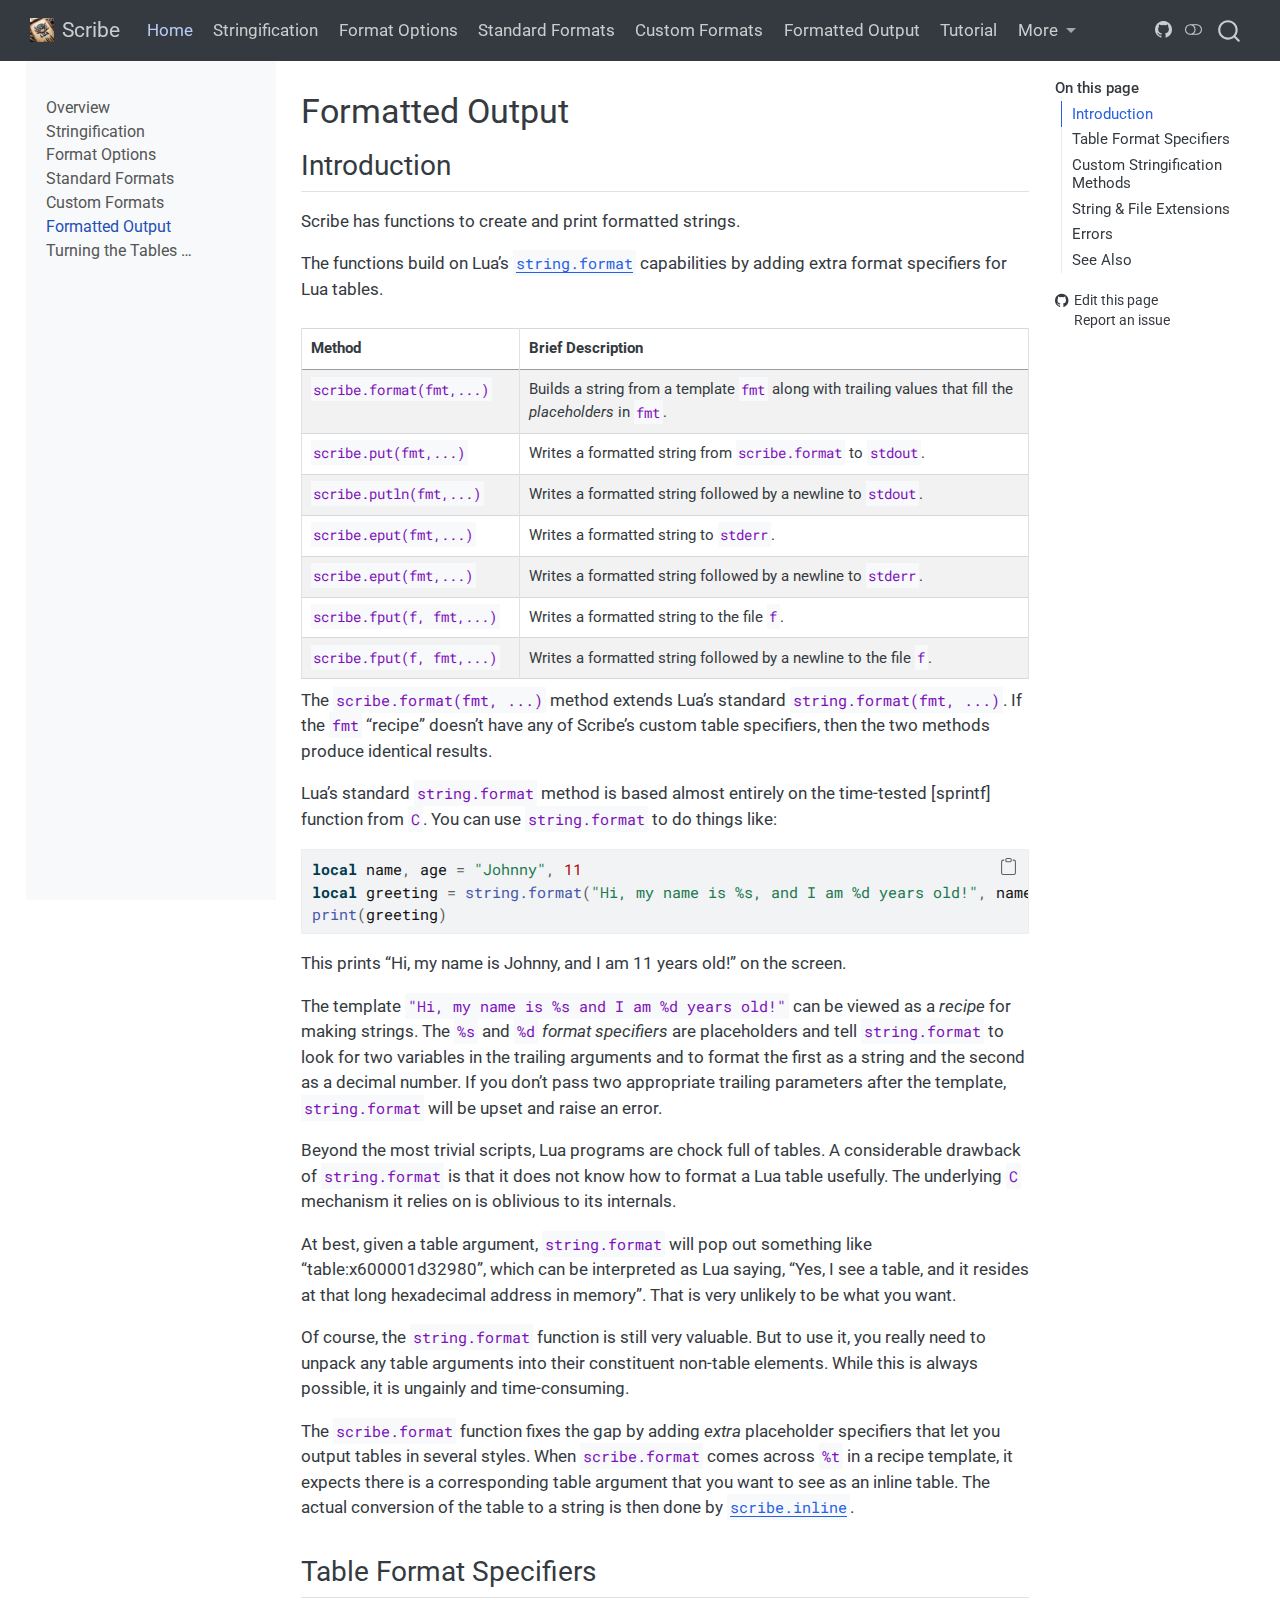
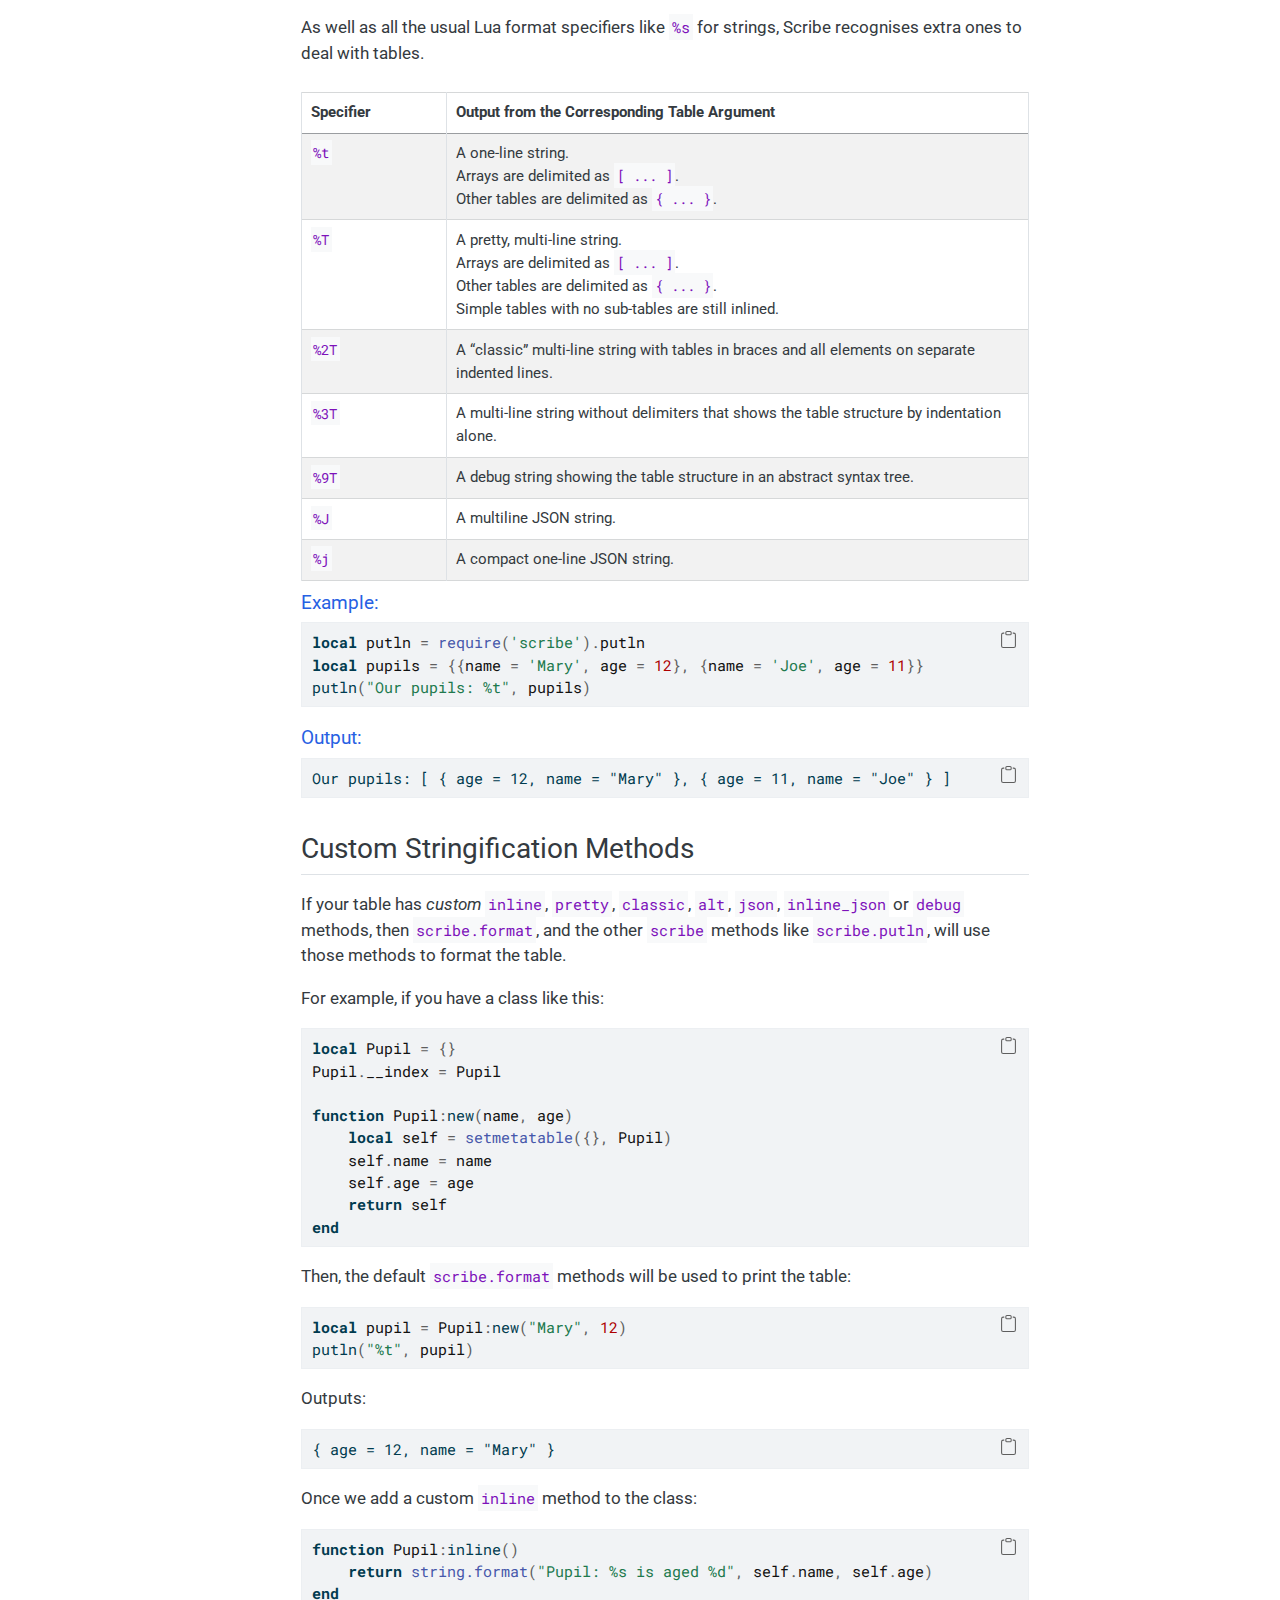
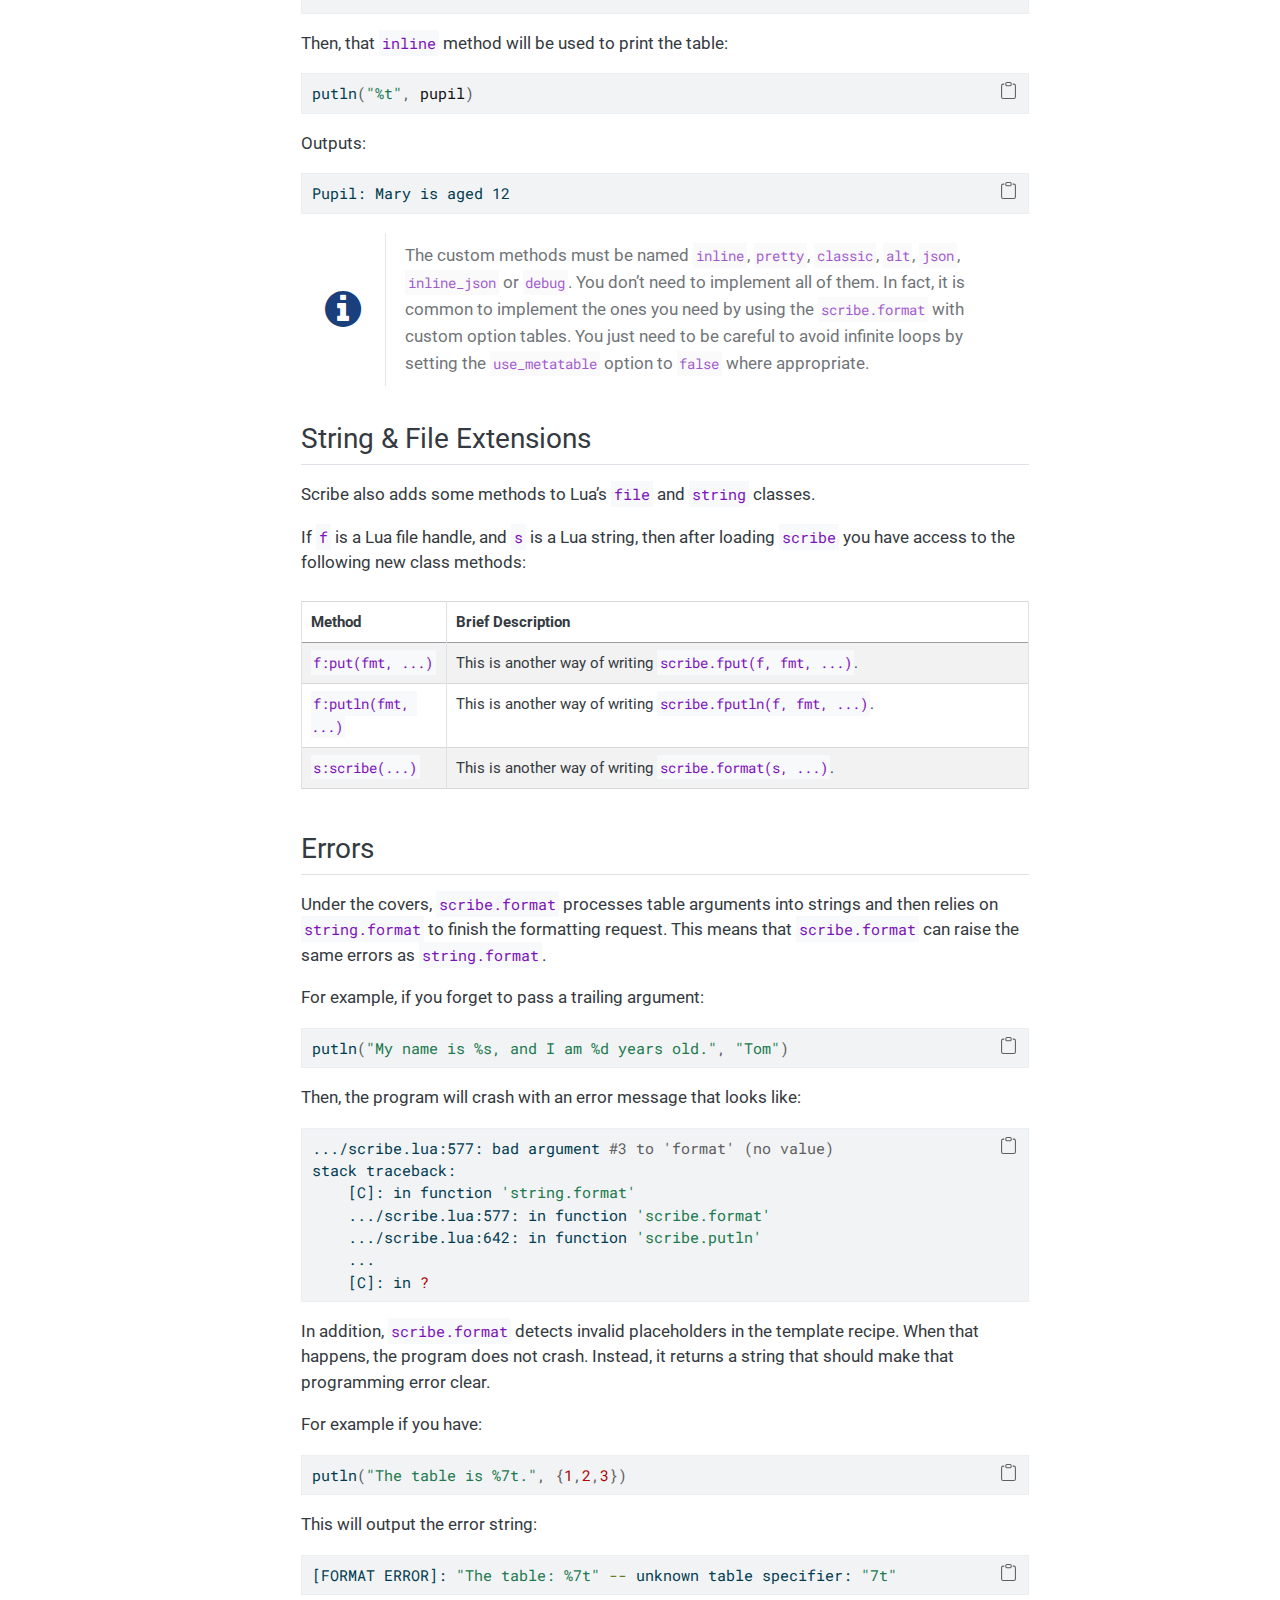
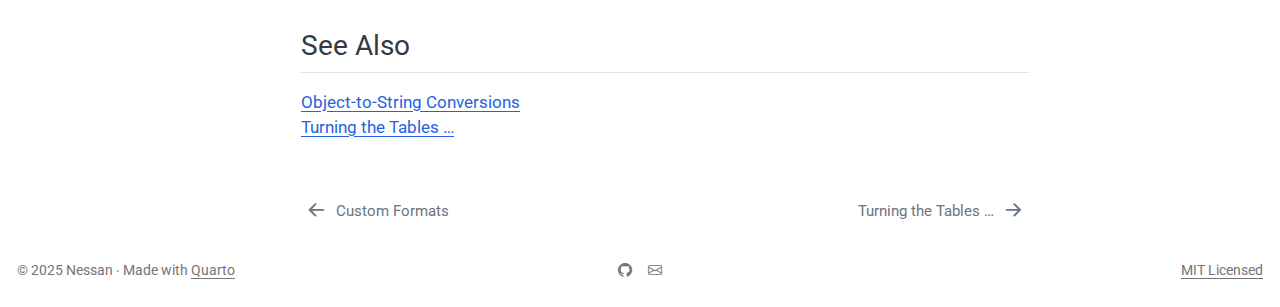
<file: pages/formatted-output.html>
<!DOCTYPE html>
<html xmlns="http://www.w3.org/1999/xhtml" lang="en" xml:lang="en"><head>

<meta charset="utf-8">
<meta name="generator" content="quarto-1.6.42">

<meta name="viewport" content="width=device-width, initial-scale=1.0, user-scalable=yes">


<title>Formatted Output – Scribe</title>
<style>
code{white-space: pre-wrap;}
span.smallcaps{font-variant: small-caps;}
div.columns{display: flex; gap: min(4vw, 1.5em);}
div.column{flex: auto; overflow-x: auto;}
div.hanging-indent{margin-left: 1.5em; text-indent: -1.5em;}
ul.task-list{list-style: none;}
ul.task-list li input[type="checkbox"] {
  width: 0.8em;
  margin: 0 0.8em 0.2em -1em; /* quarto-specific, see https://github.com/quarto-dev/quarto-cli/issues/4556 */ 
  vertical-align: middle;
}
/* CSS for syntax highlighting */
pre > code.sourceCode { white-space: pre; position: relative; }
pre > code.sourceCode > span { line-height: 1.25; }
pre > code.sourceCode > span:empty { height: 1.2em; }
.sourceCode { overflow: visible; }
code.sourceCode > span { color: inherit; text-decoration: inherit; }
div.sourceCode { margin: 1em 0; }
pre.sourceCode { margin: 0; }
@media screen {
div.sourceCode { overflow: auto; }
}
@media print {
pre > code.sourceCode { white-space: pre-wrap; }
pre > code.sourceCode > span { display: inline-block; text-indent: -5em; padding-left: 5em; }
}
pre.numberSource code
  { counter-reset: source-line 0; }
pre.numberSource code > span
  { position: relative; left: -4em; counter-increment: source-line; }
pre.numberSource code > span > a:first-child::before
  { content: counter(source-line);
    position: relative; left: -1em; text-align: right; vertical-align: baseline;
    border: none; display: inline-block;
    -webkit-touch-callout: none; -webkit-user-select: none;
    -khtml-user-select: none; -moz-user-select: none;
    -ms-user-select: none; user-select: none;
    padding: 0 4px; width: 4em;
  }
pre.numberSource { margin-left: 3em;  padding-left: 4px; }
div.sourceCode
  {   }
@media screen {
pre > code.sourceCode > span > a:first-child::before { text-decoration: underline; }
}
</style>


<script src="../site_libs/quarto-nav/quarto-nav.js"></script>
<script src="../site_libs/clipboard/clipboard.min.js"></script>
<script src="../site_libs/quarto-search/autocomplete.umd.js"></script>
<script src="../site_libs/quarto-search/fuse.min.js"></script>
<script src="../site_libs/quarto-search/quarto-search.js"></script>
<meta name="quarto:offset" content="../">
<link href="../pages/tutorial/index.html" rel="next">
<link href="../pages/custom-options.html" rel="prev">
<link href="../assets/images/logo.png" rel="icon" type="image/png">
<script src="../site_libs/quarto-html/quarto.js"></script>
<script src="../site_libs/quarto-html/popper.min.js"></script>
<script src="../site_libs/quarto-html/tippy.umd.min.js"></script>
<script src="../site_libs/quarto-html/anchor.min.js"></script>
<link href="../site_libs/quarto-html/tippy.css" rel="stylesheet">
<link href="../site_libs/quarto-html/quarto-syntax-highlighting-3dab89b00e5da3c21c7fdf7320ab4863.css" rel="stylesheet" class="quarto-color-scheme" id="quarto-text-highlighting-styles">
<link href="../site_libs/quarto-html/quarto-syntax-highlighting-dark-e8ca782b0f038343a77a11b3e6da11e9.css" rel="prefetch" class="quarto-color-scheme quarto-color-alternate" id="quarto-text-highlighting-styles">
<script src="../site_libs/bootstrap/bootstrap.min.js"></script>
<link href="../site_libs/bootstrap/bootstrap-icons.css" rel="stylesheet">
<link href="../site_libs/bootstrap/bootstrap-1c72929d01b0088021efc93cecacfdad.min.css" rel="stylesheet" append-hash="true" class="quarto-color-scheme" id="quarto-bootstrap" data-mode="light">
<link href="../site_libs/bootstrap/bootstrap-dark-fd7f26691d08b4217965b71eb792887a.min.css" rel="prefetch" append-hash="true" class="quarto-color-scheme quarto-color-alternate" id="quarto-bootstrap" data-mode="dark">
<link href="../site_libs/quarto-contrib/admonitions-1.0.0/admonitions.css" rel="stylesheet">
<script id="quarto-search-options" type="application/json">{
  "location": "navbar",
  "copy-button": false,
  "collapse-after": 3,
  "panel-placement": "end",
  "type": "overlay",
  "limit": 50,
  "keyboard-shortcut": [
    "f",
    "/",
    "s"
  ],
  "show-item-context": false,
  "language": {
    "search-no-results-text": "No results",
    "search-matching-documents-text": "matching documents",
    "search-copy-link-title": "Copy link to search",
    "search-hide-matches-text": "Hide additional matches",
    "search-more-match-text": "more match in this document",
    "search-more-matches-text": "more matches in this document",
    "search-clear-button-title": "Clear",
    "search-text-placeholder": "",
    "search-detached-cancel-button-title": "Cancel",
    "search-submit-button-title": "Submit",
    "search-label": "Search"
  }
}</script>
<script async="" src="https://www.googletagmanager.com/gtag/js?id=G-KN2F5ELKFN"></script>

<script type="text/javascript">

window.dataLayer = window.dataLayer || [];
function gtag(){dataLayer.push(arguments);}
gtag('js', new Date());
gtag('config', 'G-KN2F5ELKFN', { 'anonymize_ip': true});
</script>
<link rel="stylesheet" href="https://cdnjs.cloudflare.com/ajax/libs/font-awesome/4.7.0/css/font-awesome.min.css">


<meta property="og:title" content="Formatted Output – Scribe">
<meta property="og:description" content="">
<meta property="og:image" content="https://nessan.github.io/scribe/pages/assets/images/logo.png">
<meta property="og:site_name" content="Scribe">
</head>

<body class="nav-sidebar floating nav-fixed">

<div id="quarto-search-results"></div>
  <header id="quarto-header" class="headroom fixed-top">
    <nav class="navbar navbar-expand-lg " data-bs-theme="dark">
      <div class="navbar-container container-fluid">
      <div class="navbar-brand-container mx-auto">
    <a href="../index.html" class="navbar-brand navbar-brand-logo">
    <img src="../assets/images/logo.png" alt="The Scribe Logo" class="navbar-logo">
    </a>
    <a class="navbar-brand" href="../index.html">
    <span class="navbar-title">Scribe</span>
    </a>
  </div>
            <div id="quarto-search" class="" title="Search"></div>
          <button class="navbar-toggler" type="button" data-bs-toggle="collapse" data-bs-target="#navbarCollapse" aria-controls="navbarCollapse" role="menu" aria-expanded="false" aria-label="Toggle navigation" onclick="if (window.quartoToggleHeadroom) { window.quartoToggleHeadroom(); }">
  <span class="navbar-toggler-icon"></span>
</button>
          <div class="collapse navbar-collapse" id="navbarCollapse">
            <ul class="navbar-nav navbar-nav-scroll me-auto">
  <li class="nav-item">
    <a class="nav-link active" href="../index.html" aria-current="page"> 
<span class="menu-text">Home</span></a>
  </li>  
  <li class="nav-item">
    <a class="nav-link" href="../pages/stringification.html"> 
<span class="menu-text">Stringification</span></a>
  </li>  
  <li class="nav-item">
    <a class="nav-link" href="../pages/format-options.html"> 
<span class="menu-text">Format Options</span></a>
  </li>  
  <li class="nav-item">
    <a class="nav-link" href="../pages/standard-formats.html"> 
<span class="menu-text">Standard Formats</span></a>
  </li>  
  <li class="nav-item">
    <a class="nav-link" href="../pages/custom-options.html"> 
<span class="menu-text">Custom Formats</span></a>
  </li>  
  <li class="nav-item">
    <a class="nav-link" href="../pages/formatted-output.html"> 
<span class="menu-text">Formatted Output</span></a>
  </li>  
  <li class="nav-item">
    <a class="nav-link" href="../pages/tutorial/index.html"> 
<span class="menu-text">Tutorial</span></a>
  </li>  
  <li class="nav-item dropdown ">
    <a class="nav-link dropdown-toggle" href="#" id="nav-menu-more" role="link" data-bs-toggle="dropdown" aria-expanded="false">
 <span class="menu-text">More</span>
    </a>
    <ul class="dropdown-menu" aria-labelledby="nav-menu-more">    
        <li>
    <a class="dropdown-item" href="https://github.com/nessan/scribe"><i class="bi bi-github" role="img">
</i> 
 <span class="dropdown-text">Project Repo</span></a>
  </li>  
        <li>
    <a class="dropdown-item" href="https://github.com/nessan/scribe/issues"><i class="bi bi-bug" role="img">
</i> 
 <span class="dropdown-text">Report a Bug</span></a>
  </li>  
        <li>
    <a class="dropdown-item" href="mailto:nzznfitz+gh@icloud.com"><i class="bi bi-chat-right-text" role="img">
</i> 
 <span class="dropdown-text">Ask a Question</span></a>
  </li>  
    </ul>
  </li>
</ul>
          </div> <!-- /navcollapse -->
            <div class="quarto-navbar-tools">
    <a href="https://github.com/nessan/scribe" title="GitHub repo" class="quarto-navigation-tool px-1" aria-label="GitHub repo"><i class="bi bi-github"></i></a>
  <a href="" class="quarto-color-scheme-toggle quarto-navigation-tool  px-1" onclick="window.quartoToggleColorScheme(); return false;" title="Toggle dark mode"><i class="bi"></i></a>
</div>
      </div> <!-- /container-fluid -->
    </nav>
  <nav class="quarto-secondary-nav">
    <div class="container-fluid d-flex">
      <button type="button" class="quarto-btn-toggle btn" data-bs-toggle="collapse" role="button" data-bs-target=".quarto-sidebar-collapse-item" aria-controls="quarto-sidebar" aria-expanded="false" aria-label="Toggle sidebar navigation" onclick="if (window.quartoToggleHeadroom) { window.quartoToggleHeadroom(); }">
        <i class="bi bi-layout-text-sidebar-reverse"></i>
      </button>
        <a class="flex-grow-1 no-decor" role="navigation" data-bs-toggle="collapse" data-bs-target=".quarto-sidebar-collapse-item" aria-controls="quarto-sidebar" aria-expanded="false" aria-label="Toggle sidebar navigation" onclick="if (window.quartoToggleHeadroom) { window.quartoToggleHeadroom(); }">      
          <h1 class="quarto-secondary-nav-title">Formatted Output</h1>
        </a>     
    </div>
  </nav>
</header>
<!-- content -->
<div id="quarto-content" class="quarto-container page-columns page-rows-contents page-layout-article page-navbar">
<!-- sidebar -->
  <nav id="quarto-sidebar" class="sidebar collapse collapse-horizontal quarto-sidebar-collapse-item sidebar-navigation floating overflow-auto">
    <div class="sidebar-menu-container"> 
    <ul class="list-unstyled mt-1">
        <li class="sidebar-item">
  <div class="sidebar-item-container"> 
  <a href="../index.html" class="sidebar-item-text sidebar-link">
 <span class="menu-text">Overview</span></a>
  </div>
</li>
        <li class="sidebar-item">
  <div class="sidebar-item-container"> 
  <a href="../pages/stringification.html" class="sidebar-item-text sidebar-link">
 <span class="menu-text">Stringification</span></a>
  </div>
</li>
        <li class="sidebar-item">
  <div class="sidebar-item-container"> 
  <a href="../pages/format-options.html" class="sidebar-item-text sidebar-link">
 <span class="menu-text">Format Options</span></a>
  </div>
</li>
        <li class="sidebar-item">
  <div class="sidebar-item-container"> 
  <a href="../pages/standard-formats.html" class="sidebar-item-text sidebar-link">
 <span class="menu-text">Standard Formats</span></a>
  </div>
</li>
        <li class="sidebar-item">
  <div class="sidebar-item-container"> 
  <a href="../pages/custom-options.html" class="sidebar-item-text sidebar-link">
 <span class="menu-text">Custom Formats</span></a>
  </div>
</li>
        <li class="sidebar-item">
  <div class="sidebar-item-container"> 
  <a href="../pages/formatted-output.html" class="sidebar-item-text sidebar-link active">
 <span class="menu-text">Formatted Output</span></a>
  </div>
</li>
        <li class="sidebar-item">
  <div class="sidebar-item-container"> 
  <a href="../pages/tutorial/index.html" class="sidebar-item-text sidebar-link">
 <span class="menu-text">Turning the Tables …</span></a>
  </div>
</li>
    </ul>
    </div>
</nav>
<div id="quarto-sidebar-glass" class="quarto-sidebar-collapse-item" data-bs-toggle="collapse" data-bs-target=".quarto-sidebar-collapse-item"></div>
<!-- margin-sidebar -->
    <div id="quarto-margin-sidebar" class="sidebar margin-sidebar">
        <nav id="TOC" role="doc-toc" class="toc-active" data-toc-expanded="99">
    <h2 id="toc-title">On this page</h2>
   
  <ul>
  <li><a href="#introduction" id="toc-introduction" class="nav-link active" data-scroll-target="#introduction">Introduction</a></li>
  <li><a href="#table-format-specifiers" id="toc-table-format-specifiers" class="nav-link" data-scroll-target="#table-format-specifiers">Table Format Specifiers</a></li>
  <li><a href="#custom-stringification-methods" id="toc-custom-stringification-methods" class="nav-link" data-scroll-target="#custom-stringification-methods">Custom Stringification Methods</a></li>
  <li><a href="#string-file-extensions" id="toc-string-file-extensions" class="nav-link" data-scroll-target="#string-file-extensions">String &amp; File Extensions</a></li>
  <li><a href="#errors" id="toc-errors" class="nav-link" data-scroll-target="#errors">Errors</a></li>
  <li><a href="#see-also" id="toc-see-also" class="nav-link" data-scroll-target="#see-also">See Also</a></li>
  </ul>
<div class="toc-actions"><ul><li><a href="https://github.com/nessan/scribe/edit/main/docs/pages/formatted-output.qmd" class="toc-action"><i class="bi bi-github"></i>Edit this page</a></li><li><a href="https://github.com/nessan/scribe/issues/new/choose" class="toc-action"><i class="bi empty"></i>Report an issue</a></li></ul></div></nav>
    </div>
<!-- main -->
<main class="content" id="quarto-document-content">

<header id="title-block-header" class="quarto-title-block default">
<div class="quarto-title">
<h1 class="title d-none d-lg-block">Formatted Output</h1>
</div>



<div class="quarto-title-meta">

    
  
    
  </div>
  


</header>


<section id="introduction" class="level2">
<h2 class="anchored" data-anchor-id="introduction">Introduction</h2>
<p>Scribe has functions to create and print formatted strings.</p>
<p>The functions build on Lua’s <a href="https://www.lua.org/manual/5.4/manual.html#6.4"><code>string.format</code></a> capabilities by adding extra format specifiers for Lua tables.</p>
<div class="table-responsive">
<table class="table-bordered table-striped table-hover caption-top table">
<colgroup>
<col style="width: 30%">
<col style="width: 70%">
</colgroup>
<thead>
<tr class="header">
<th>Method</th>
<th>Brief Description</th>
</tr>
</thead>
<tbody>
<tr class="odd">
<td><code>scribe.format(fmt,...)</code></td>
<td>Builds a string from a template <code>fmt</code> along with trailing values that fill the <em>placeholders</em> in <code>fmt</code>.</td>
</tr>
<tr class="even">
<td><code>scribe.put(fmt,...)</code></td>
<td>Writes a formatted string from <code>scribe.format</code> to <code>stdout</code>.</td>
</tr>
<tr class="odd">
<td><code>scribe.putln(fmt,...)</code></td>
<td>Writes a formatted string followed by a newline to <code>stdout</code>.</td>
</tr>
<tr class="even">
<td><code>scribe.eput(fmt,...)</code></td>
<td>Writes a formatted string to <code>stderr</code>.</td>
</tr>
<tr class="odd">
<td><code>scribe.eput(fmt,...)</code></td>
<td>Writes a formatted string followed by a newline to <code>stderr</code>.</td>
</tr>
<tr class="even">
<td><code>scribe.fput(f, fmt,...)</code></td>
<td>Writes a formatted string to the file <code>f</code>.</td>
</tr>
<tr class="odd">
<td><code>scribe.fput(f, fmt,...)</code></td>
<td>Writes a formatted string followed by a newline to the file <code>f</code>.</td>
</tr>
</tbody>
</table>
</div>
<p>The <code>scribe.format(fmt, ...)</code> method extends Lua’s standard <code>string.format(fmt, ...)</code>. If the <code>fmt</code> “recipe” doesn’t have any of Scribe’s custom table specifiers, then the two methods produce identical results.</p>
<p>Lua’s standard <code>string.format</code> method is based almost entirely on the time-tested [sprintf] function from <code>C</code>. You can use <code>string.format</code> to do things like:</p>
<div class="sourceCode" id="cb1"><pre class="sourceCode lua code-with-copy"><code class="sourceCode lua"><span id="cb1-1"><a href="#cb1-1" aria-hidden="true" tabindex="-1"></a><span class="kw">local</span> <span class="va">name</span><span class="op">,</span> <span class="va">age</span> <span class="op">=</span> <span class="st">"Johnny"</span><span class="op">,</span> <span class="dv">11</span></span>
<span id="cb1-2"><a href="#cb1-2" aria-hidden="true" tabindex="-1"></a><span class="kw">local</span> <span class="va">greeting</span> <span class="op">=</span> <span class="fu">string.format</span><span class="op">(</span><span class="st">"Hi, my name is %s, and I am %d years old!"</span><span class="op">,</span> <span class="va">name</span><span class="op">,</span> <span class="va">age</span><span class="op">)</span></span>
<span id="cb1-3"><a href="#cb1-3" aria-hidden="true" tabindex="-1"></a><span class="fu">print</span><span class="op">(</span><span class="va">greeting</span><span class="op">)</span></span></code><button title="Copy to Clipboard" class="code-copy-button"><i class="bi"></i></button></pre></div>
<p>This prints “Hi, my name is Johnny, and I am 11 years old!” on the screen.</p>
<p>The template <code>"Hi, my name is %s and I am %d years old!"</code> can be viewed as a <em>recipe</em> for making strings. The <code>%s</code> and <code>%d</code> <em>format specifiers</em> are placeholders and tell <code>string.format</code> to look for two variables in the trailing arguments and to format the first as a string and the second as a decimal number. If you don’t pass two appropriate trailing parameters after the template, <code>string.format</code> will be upset and raise an error.</p>
<p>Beyond the most trivial scripts, Lua programs are chock full of tables. A considerable drawback of <code>string.format</code> is that it does not know how to format a Lua table usefully. The underlying <code>C</code> mechanism it relies on is oblivious to its internals.</p>
<p>At best, given a table argument, <code>string.format</code> will pop out something like “table:x600001d32980”, which can be interpreted as Lua saying, “Yes, I see a table, and it resides at that long hexadecimal address in memory”. That is very unlikely to be what you want.</p>
<p>Of course, the <code>string.format</code> function is still very valuable. But to use it, you really need to unpack any table arguments into their constituent non-table elements. While this is always possible, it is ungainly and time-consuming.</p>
<p>The <code>scribe.format</code> function fixes the gap by adding <em>extra</em> placeholder specifiers that let you output tables in several styles. When <code>scribe.format</code> comes across <code>%t</code> in a recipe template, it expects there is a corresponding table argument that you want to see as an inline table. The actual conversion of the table to a string is then done by <a href="../pages/stringification.html"><code>scribe.inline</code></a>.</p>
</section>
<section id="table-format-specifiers" class="level2">
<h2 class="anchored" data-anchor-id="table-format-specifiers">Table Format Specifiers</h2>
<p>As well as all the usual Lua format specifiers like <code>%s</code> for strings, Scribe recognises extra ones to deal with tables.</p>
<div class="table-responsive">
<table class="table-bordered table-striped table-hover caption-top table">
<colgroup>
<col style="width: 20%">
<col style="width: 80%">
</colgroup>
<thead>
<tr class="header">
<th>Specifier</th>
<th>Output from the Corresponding Table Argument</th>
</tr>
</thead>
<tbody>
<tr class="odd">
<td><code>%t</code></td>
<td>A one-line string. <br> Arrays are delimited as <code>[ ... ]</code>. <br> Other tables are delimited as <code>{ ... }</code>.</td>
</tr>
<tr class="even">
<td><code>%T</code></td>
<td>A pretty, multi-line string. <br> Arrays are delimited as <code>[ ... ]</code>. <br> Other tables are delimited as <code>{ ... }</code>. <br> Simple tables with no sub-tables are still inlined.</td>
</tr>
<tr class="odd">
<td><code>%2T</code></td>
<td>A “classic” multi-line string with tables in braces and all elements on separate indented lines.</td>
</tr>
<tr class="even">
<td><code>%3T</code></td>
<td>A multi-line string without delimiters that shows the table structure by indentation alone.</td>
</tr>
<tr class="odd">
<td><code>%9T</code></td>
<td>A debug string showing the table structure in an abstract syntax tree.</td>
</tr>
<tr class="even">
<td><code>%J</code></td>
<td>A multiline JSON string.</td>
</tr>
<tr class="odd">
<td><code>%j</code></td>
<td>A compact one-line JSON string.</td>
</tr>
</tbody>
</table>
</div>
<p><span class="bt">Example:</span></p>
<div class="sourceCode" id="cb2"><pre class="sourceCode lua code-with-copy"><code class="sourceCode lua"><span id="cb2-1"><a href="#cb2-1" aria-hidden="true" tabindex="-1"></a><span class="kw">local</span> <span class="va">putln</span> <span class="op">=</span> <span class="fu">require</span><span class="op">(</span><span class="st">'scribe'</span><span class="op">).</span><span class="va">putln</span></span>
<span id="cb2-2"><a href="#cb2-2" aria-hidden="true" tabindex="-1"></a><span class="kw">local</span> <span class="va">pupils</span> <span class="op">=</span> <span class="op">{{</span><span class="va">name</span> <span class="op">=</span> <span class="st">'Mary'</span><span class="op">,</span> <span class="va">age</span> <span class="op">=</span> <span class="dv">12</span><span class="op">},</span> <span class="op">{</span><span class="va">name</span> <span class="op">=</span> <span class="st">'Joe'</span><span class="op">,</span> <span class="va">age</span> <span class="op">=</span> <span class="dv">11</span><span class="op">}}</span></span>
<span id="cb2-3"><a href="#cb2-3" aria-hidden="true" tabindex="-1"></a>putln<span class="op">(</span><span class="st">"Our pupils: %t"</span><span class="op">,</span> <span class="va">pupils</span><span class="op">)</span></span></code><button title="Copy to Clipboard" class="code-copy-button"><i class="bi"></i></button></pre></div>
<p><span class="bt">Output:</span></p>
<div class="sourceCode" id="cb3"><pre class="sourceCode txt code-with-copy"><code class="sourceCode default"><span id="cb3-1"><a href="#cb3-1" aria-hidden="true" tabindex="-1"></a>Our pupils: [ { age = 12, name = "Mary" }, { age = 11, name = "Joe" } ]</span></code><button title="Copy to Clipboard" class="code-copy-button"><i class="bi"></i></button></pre></div>
</section>
<section id="custom-stringification-methods" class="level2">
<h2 class="anchored" data-anchor-id="custom-stringification-methods">Custom Stringification Methods</h2>
<p>If your table has <em>custom</em> <code>inline</code>, <code>pretty</code>, <code>classic</code>, <code>alt</code>, <code>json</code>, <code>inline_json</code> or <code>debug</code> methods, then <code>scribe.format</code>, and the other <code>scribe</code> methods like <code>scribe.putln</code>, will use those methods to format the table.</p>
<p>For example, if you have a class like this:</p>
<div class="sourceCode" id="cb4"><pre class="sourceCode lua code-with-copy"><code class="sourceCode lua"><span id="cb4-1"><a href="#cb4-1" aria-hidden="true" tabindex="-1"></a><span class="kw">local</span> <span class="va">Pupil</span> <span class="op">=</span> <span class="op">{}</span></span>
<span id="cb4-2"><a href="#cb4-2" aria-hidden="true" tabindex="-1"></a><span class="va">Pupil</span><span class="op">.</span><span class="va">__index</span> <span class="op">=</span> <span class="va">Pupil</span></span>
<span id="cb4-3"><a href="#cb4-3" aria-hidden="true" tabindex="-1"></a></span>
<span id="cb4-4"><a href="#cb4-4" aria-hidden="true" tabindex="-1"></a><span class="kw">function</span> <span class="va">Pupil</span><span class="op">:</span>new<span class="op">(</span><span class="va">name</span><span class="op">,</span> <span class="va">age</span><span class="op">)</span></span>
<span id="cb4-5"><a href="#cb4-5" aria-hidden="true" tabindex="-1"></a>    <span class="kw">local</span> <span class="va">self</span> <span class="op">=</span> <span class="fu">setmetatable</span><span class="op">({},</span> <span class="va">Pupil</span><span class="op">)</span></span>
<span id="cb4-6"><a href="#cb4-6" aria-hidden="true" tabindex="-1"></a>    <span class="va">self</span><span class="op">.</span><span class="va">name</span> <span class="op">=</span> <span class="va">name</span></span>
<span id="cb4-7"><a href="#cb4-7" aria-hidden="true" tabindex="-1"></a>    <span class="va">self</span><span class="op">.</span><span class="va">age</span> <span class="op">=</span> <span class="va">age</span></span>
<span id="cb4-8"><a href="#cb4-8" aria-hidden="true" tabindex="-1"></a>    <span class="cf">return</span> <span class="va">self</span></span>
<span id="cb4-9"><a href="#cb4-9" aria-hidden="true" tabindex="-1"></a><span class="kw">end</span></span></code><button title="Copy to Clipboard" class="code-copy-button"><i class="bi"></i></button></pre></div>
<p>Then, the default <code>scribe.format</code> methods will be used to print the table:</p>
<div class="sourceCode" id="cb5"><pre class="sourceCode lua code-with-copy"><code class="sourceCode lua"><span id="cb5-1"><a href="#cb5-1" aria-hidden="true" tabindex="-1"></a><span class="kw">local</span> <span class="va">pupil</span> <span class="op">=</span> <span class="va">Pupil</span><span class="op">:</span>new<span class="op">(</span><span class="st">"Mary"</span><span class="op">,</span> <span class="dv">12</span><span class="op">)</span></span>
<span id="cb5-2"><a href="#cb5-2" aria-hidden="true" tabindex="-1"></a>putln<span class="op">(</span><span class="st">"%t"</span><span class="op">,</span> <span class="va">pupil</span><span class="op">)</span></span></code><button title="Copy to Clipboard" class="code-copy-button"><i class="bi"></i></button></pre></div>
<p>Outputs:</p>
<div class="sourceCode" id="cb6"><pre class="sourceCode txt code-with-copy"><code class="sourceCode default"><span id="cb6-1"><a href="#cb6-1" aria-hidden="true" tabindex="-1"></a>{ age = 12, name = "Mary" }</span></code><button title="Copy to Clipboard" class="code-copy-button"><i class="bi"></i></button></pre></div>
<p>Once we add a custom <code>inline</code> method to the class:</p>
<div class="sourceCode" id="cb7"><pre class="sourceCode lua code-with-copy"><code class="sourceCode lua"><span id="cb7-1"><a href="#cb7-1" aria-hidden="true" tabindex="-1"></a><span class="kw">function</span> <span class="va">Pupil</span><span class="op">:</span>inline<span class="op">()</span></span>
<span id="cb7-2"><a href="#cb7-2" aria-hidden="true" tabindex="-1"></a>    <span class="cf">return</span> <span class="fu">string.format</span><span class="op">(</span><span class="st">"Pupil: %s is aged %d"</span><span class="op">,</span> <span class="va">self</span><span class="op">.</span><span class="va">name</span><span class="op">,</span> <span class="va">self</span><span class="op">.</span><span class="va">age</span><span class="op">)</span></span>
<span id="cb7-3"><a href="#cb7-3" aria-hidden="true" tabindex="-1"></a><span class="kw">end</span></span></code><button title="Copy to Clipboard" class="code-copy-button"><i class="bi"></i></button></pre></div>
<p>Then, that <code>inline</code> method will be used to print the table:</p>
<div class="sourceCode" id="cb8"><pre class="sourceCode lua code-with-copy"><code class="sourceCode lua"><span id="cb8-1"><a href="#cb8-1" aria-hidden="true" tabindex="-1"></a>putln<span class="op">(</span><span class="st">"%t"</span><span class="op">,</span> <span class="va">pupil</span><span class="op">)</span></span></code><button title="Copy to Clipboard" class="code-copy-button"><i class="bi"></i></button></pre></div>
<p>Outputs:</p>
<div class="sourceCode" id="cb9"><pre class="sourceCode txt code-with-copy"><code class="sourceCode default"><span id="cb9-1"><a href="#cb9-1" aria-hidden="true" tabindex="-1"></a>Pupil: Mary is aged 12</span></code><button title="Copy to Clipboard" class="code-copy-button"><i class="bi"></i></button></pre></div>
<div class="admonition note">
    <table><tbody><tr>
    <td class="icon"> <i class="fa icon-note" title="Note"></i></td>
    <td class="content">
    
The custom methods must be named <code>inline</code>, <code>pretty</code>, <code>classic</code>, <code>alt</code>, <code>json</code>, <code>inline_json</code> or <code>debug</code>. You don’t need to implement all of them. In fact, it is common to implement the ones you need by using the <code>scribe.format</code> with custom option tables. You just need to be careful to avoid infinite loops by setting the <code>use_metatable</code> option to <code>false</code> where appropriate.
</td></tr></tbody></table></div>
</section>
<section id="string-file-extensions" class="level2">
<h2 class="anchored" data-anchor-id="string-file-extensions">String &amp; File Extensions</h2>
<p>Scribe also adds some methods to Lua’s <code>file</code> and <code>string</code> classes.</p>
<p>If <code>f</code> is a Lua file handle, and <code>s</code> is a Lua string, then after loading <code>scribe</code> you have access to the following new class methods:</p>
<div class="table-responsive">
<table class="table-bordered table-striped table-hover caption-top table">
<colgroup>
<col style="width: 20%">
<col style="width: 80%">
</colgroup>
<thead>
<tr class="header">
<th>Method</th>
<th>Brief Description</th>
</tr>
</thead>
<tbody>
<tr class="odd">
<td><code>f:put(fmt, ...)</code></td>
<td>This is another way of writing <code>scribe.fput(f, fmt, ...)</code>.</td>
</tr>
<tr class="even">
<td><code>f:putln(fmt, ...)</code></td>
<td>This is another way of writing <code>scribe.fputln(f, fmt, ...)</code>.</td>
</tr>
<tr class="odd">
<td><code>s:scribe(...)</code></td>
<td>This is another way of writing <code>scribe.format(s, ...)</code>.</td>
</tr>
</tbody>
</table>
</div>
</section>
<section id="errors" class="level2">
<h2 class="anchored" data-anchor-id="errors">Errors</h2>
<p>Under the covers, <code>scribe.format</code> processes table arguments into strings and then relies on <code>string.format</code> to finish the formatting request. This means that <code>scribe.format</code> can raise the same errors as <code>string.format</code>.</p>
<p>For example, if you forget to pass a trailing argument:</p>
<div class="sourceCode" id="cb10"><pre class="sourceCode lua code-with-copy"><code class="sourceCode lua"><span id="cb10-1"><a href="#cb10-1" aria-hidden="true" tabindex="-1"></a>putln<span class="op">(</span><span class="st">"My name is %s, and I am %d years old."</span><span class="op">,</span> <span class="st">"Tom"</span><span class="op">)</span></span></code><button title="Copy to Clipboard" class="code-copy-button"><i class="bi"></i></button></pre></div>
<p>Then, the program will crash with an error message that looks like:</p>
<div class="sourceCode" id="cb11"><pre class="sourceCode sh code-with-copy"><code class="sourceCode bash"><span id="cb11-1"><a href="#cb11-1" aria-hidden="true" tabindex="-1"></a><span class="ex">.../scribe.lua:577:</span> bad argument <span class="co">#3 to 'format' (no value)</span></span>
<span id="cb11-2"><a href="#cb11-2" aria-hidden="true" tabindex="-1"></a><span class="ex">stack</span> traceback:</span>
<span id="cb11-3"><a href="#cb11-3" aria-hidden="true" tabindex="-1"></a>    <span class="ex">[C]:</span> in function <span class="st">'string.format'</span></span>
<span id="cb11-4"><a href="#cb11-4" aria-hidden="true" tabindex="-1"></a>    <span class="ex">.../scribe.lua:577:</span> in function <span class="st">'scribe.format'</span></span>
<span id="cb11-5"><a href="#cb11-5" aria-hidden="true" tabindex="-1"></a>    <span class="ex">.../scribe.lua:642:</span> in function <span class="st">'scribe.putln'</span></span>
<span id="cb11-6"><a href="#cb11-6" aria-hidden="true" tabindex="-1"></a>    <span class="ex">...</span></span>
<span id="cb11-7"><a href="#cb11-7" aria-hidden="true" tabindex="-1"></a>    <span class="ex">[C]:</span> in <span class="pp">?</span></span></code><button title="Copy to Clipboard" class="code-copy-button"><i class="bi"></i></button></pre></div>
<p>In addition, <code>scribe.format</code> detects invalid placeholders in the template recipe. When that happens, the program does not crash. Instead, it returns a string that should make that programming error clear.</p>
<p>For example if you have:</p>
<div class="sourceCode" id="cb12"><pre class="sourceCode lua code-with-copy"><code class="sourceCode lua"><span id="cb12-1"><a href="#cb12-1" aria-hidden="true" tabindex="-1"></a>putln<span class="op">(</span><span class="st">"The table is %7t."</span><span class="op">,</span> <span class="op">{</span><span class="dv">1</span><span class="op">,</span><span class="dv">2</span><span class="op">,</span><span class="dv">3</span><span class="op">})</span></span></code><button title="Copy to Clipboard" class="code-copy-button"><i class="bi"></i></button></pre></div>
<p>This will output the error string:</p>
<div class="sourceCode" id="cb13"><pre class="sourceCode sh code-with-copy"><code class="sourceCode bash"><span id="cb13-1"><a href="#cb13-1" aria-hidden="true" tabindex="-1"></a><span class="ex">[FORMAT</span> ERROR]: <span class="st">"The table: %7t"</span> <span class="at">--</span> unknown table specifier: <span class="st">"7t"</span></span></code><button title="Copy to Clipboard" class="code-copy-button"><i class="bi"></i></button></pre></div>
</section>
<section id="see-also" class="level2">
<h2 class="anchored" data-anchor-id="see-also">See Also</h2>
<p><a href="../pages/stringification.html">Object-to-String Conversions</a> <br> <a href="../pages/tutorial/index.html">Turning the Tables …</a></p>


</section>

<a onclick="window.scrollTo(0, 0); return false;" role="button" id="quarto-back-to-top"><i class="bi bi-arrow-up"></i> Back to top</a></main> <!-- /main -->
<script id="quarto-html-after-body" type="application/javascript">
window.document.addEventListener("DOMContentLoaded", function (event) {
  const toggleBodyColorMode = (bsSheetEl) => {
    const mode = bsSheetEl.getAttribute("data-mode");
    const bodyEl = window.document.querySelector("body");
    if (mode === "dark") {
      bodyEl.classList.add("quarto-dark");
      bodyEl.classList.remove("quarto-light");
    } else {
      bodyEl.classList.add("quarto-light");
      bodyEl.classList.remove("quarto-dark");
    }
  }
  const toggleBodyColorPrimary = () => {
    const bsSheetEl = window.document.querySelector("link#quarto-bootstrap");
    if (bsSheetEl) {
      toggleBodyColorMode(bsSheetEl);
    }
  }
  toggleBodyColorPrimary();  
  const disableStylesheet = (stylesheets) => {
    for (let i=0; i < stylesheets.length; i++) {
      const stylesheet = stylesheets[i];
      stylesheet.rel = 'prefetch';
    }
  }
  const enableStylesheet = (stylesheets) => {
    for (let i=0; i < stylesheets.length; i++) {
      const stylesheet = stylesheets[i];
      stylesheet.rel = 'stylesheet';
    }
  }
  const manageTransitions = (selector, allowTransitions) => {
    const els = window.document.querySelectorAll(selector);
    for (let i=0; i < els.length; i++) {
      const el = els[i];
      if (allowTransitions) {
        el.classList.remove('notransition');
      } else {
        el.classList.add('notransition');
      }
    }
  }
  const toggleGiscusIfUsed = (isAlternate, darkModeDefault) => {
    const baseTheme = document.querySelector('#giscus-base-theme')?.value ?? 'light';
    const alternateTheme = document.querySelector('#giscus-alt-theme')?.value ?? 'dark';
    let newTheme = '';
    if(darkModeDefault) {
      newTheme = isAlternate ? baseTheme : alternateTheme;
    } else {
      newTheme = isAlternate ? alternateTheme : baseTheme;
    }
    const changeGiscusTheme = () => {
      // From: https://github.com/giscus/giscus/issues/336
      const sendMessage = (message) => {
        const iframe = document.querySelector('iframe.giscus-frame');
        if (!iframe) return;
        iframe.contentWindow.postMessage({ giscus: message }, 'https://giscus.app');
      }
      sendMessage({
        setConfig: {
          theme: newTheme
        }
      });
    }
    const isGiscussLoaded = window.document.querySelector('iframe.giscus-frame') !== null;
    if (isGiscussLoaded) {
      changeGiscusTheme();
    }
  }
  const toggleColorMode = (alternate) => {
    // Switch the stylesheets
    const alternateStylesheets = window.document.querySelectorAll('link.quarto-color-scheme.quarto-color-alternate');
    manageTransitions('#quarto-margin-sidebar .nav-link', false);
    if (alternate) {
      enableStylesheet(alternateStylesheets);
      for (const sheetNode of alternateStylesheets) {
        if (sheetNode.id === "quarto-bootstrap") {
          toggleBodyColorMode(sheetNode);
        }
      }
    } else {
      disableStylesheet(alternateStylesheets);
      toggleBodyColorPrimary();
    }
    manageTransitions('#quarto-margin-sidebar .nav-link', true);
    // Switch the toggles
    const toggles = window.document.querySelectorAll('.quarto-color-scheme-toggle');
    for (let i=0; i < toggles.length; i++) {
      const toggle = toggles[i];
      if (toggle) {
        if (alternate) {
          toggle.classList.add("alternate");     
        } else {
          toggle.classList.remove("alternate");
        }
      }
    }
    // Hack to workaround the fact that safari doesn't
    // properly recolor the scrollbar when toggling (#1455)
    if (navigator.userAgent.indexOf('Safari') > 0 && navigator.userAgent.indexOf('Chrome') == -1) {
      manageTransitions("body", false);
      window.scrollTo(0, 1);
      setTimeout(() => {
        window.scrollTo(0, 0);
        manageTransitions("body", true);
      }, 40);  
    }
  }
  const isFileUrl = () => { 
    return window.location.protocol === 'file:';
  }
  const hasAlternateSentinel = () => {  
    let styleSentinel = getColorSchemeSentinel();
    if (styleSentinel !== null) {
      return styleSentinel === "alternate";
    } else {
      return false;
    }
  }
  const setStyleSentinel = (alternate) => {
    const value = alternate ? "alternate" : "default";
    if (!isFileUrl()) {
      window.localStorage.setItem("quarto-color-scheme", value);
    } else {
      localAlternateSentinel = value;
    }
  }
  const getColorSchemeSentinel = () => {
    if (!isFileUrl()) {
      const storageValue = window.localStorage.getItem("quarto-color-scheme");
      return storageValue != null ? storageValue : localAlternateSentinel;
    } else {
      return localAlternateSentinel;
    }
  }
  const darkModeDefault = false;
  let localAlternateSentinel = darkModeDefault ? 'alternate' : 'default';
  // Dark / light mode switch
  window.quartoToggleColorScheme = () => {
    // Read the current dark / light value 
    let toAlternate = !hasAlternateSentinel();
    toggleColorMode(toAlternate);
    setStyleSentinel(toAlternate);
    toggleGiscusIfUsed(toAlternate, darkModeDefault);
  };
  // Ensure there is a toggle, if there isn't float one in the top right
  if (window.document.querySelector('.quarto-color-scheme-toggle') === null) {
    const a = window.document.createElement('a');
    a.classList.add('top-right');
    a.classList.add('quarto-color-scheme-toggle');
    a.href = "";
    a.onclick = function() { try { window.quartoToggleColorScheme(); } catch {} return false; };
    const i = window.document.createElement("i");
    i.classList.add('bi');
    a.appendChild(i);
    window.document.body.appendChild(a);
  }
  // Switch to dark mode if need be
  if (hasAlternateSentinel()) {
    toggleColorMode(true);
  } else {
    toggleColorMode(false);
  }
  const icon = "";
  const anchorJS = new window.AnchorJS();
  anchorJS.options = {
    placement: 'right',
    icon: icon
  };
  anchorJS.add('.anchored');
  const isCodeAnnotation = (el) => {
    for (const clz of el.classList) {
      if (clz.startsWith('code-annotation-')) {                     
        return true;
      }
    }
    return false;
  }
  const onCopySuccess = function(e) {
    // button target
    const button = e.trigger;
    // don't keep focus
    button.blur();
    // flash "checked"
    button.classList.add('code-copy-button-checked');
    var currentTitle = button.getAttribute("title");
    button.setAttribute("title", "Copied!");
    let tooltip;
    if (window.bootstrap) {
      button.setAttribute("data-bs-toggle", "tooltip");
      button.setAttribute("data-bs-placement", "left");
      button.setAttribute("data-bs-title", "Copied!");
      tooltip = new bootstrap.Tooltip(button, 
        { trigger: "manual", 
          customClass: "code-copy-button-tooltip",
          offset: [0, -8]});
      tooltip.show();    
    }
    setTimeout(function() {
      if (tooltip) {
        tooltip.hide();
        button.removeAttribute("data-bs-title");
        button.removeAttribute("data-bs-toggle");
        button.removeAttribute("data-bs-placement");
      }
      button.setAttribute("title", currentTitle);
      button.classList.remove('code-copy-button-checked');
    }, 1000);
    // clear code selection
    e.clearSelection();
  }
  const getTextToCopy = function(trigger) {
      const codeEl = trigger.previousElementSibling.cloneNode(true);
      for (const childEl of codeEl.children) {
        if (isCodeAnnotation(childEl)) {
          childEl.remove();
        }
      }
      return codeEl.innerText;
  }
  const clipboard = new window.ClipboardJS('.code-copy-button:not([data-in-quarto-modal])', {
    text: getTextToCopy
  });
  clipboard.on('success', onCopySuccess);
  if (window.document.getElementById('quarto-embedded-source-code-modal')) {
    const clipboardModal = new window.ClipboardJS('.code-copy-button[data-in-quarto-modal]', {
      text: getTextToCopy,
      container: window.document.getElementById('quarto-embedded-source-code-modal')
    });
    clipboardModal.on('success', onCopySuccess);
  }
    var localhostRegex = new RegExp(/^(?:http|https):\/\/localhost\:?[0-9]*\//);
    var mailtoRegex = new RegExp(/^mailto:/);
      var filterRegex = new RegExp("https:\/\/nessan\.github\.io\/scribe");
    var isInternal = (href) => {
        return filterRegex.test(href) || localhostRegex.test(href) || mailtoRegex.test(href);
    }
    // Inspect non-navigation links and adorn them if external
 	var links = window.document.querySelectorAll('a[href]:not(.nav-link):not(.navbar-brand):not(.toc-action):not(.sidebar-link):not(.sidebar-item-toggle):not(.pagination-link):not(.no-external):not([aria-hidden]):not(.dropdown-item):not(.quarto-navigation-tool):not(.about-link)');
    for (var i=0; i<links.length; i++) {
      const link = links[i];
      if (!isInternal(link.href)) {
        // undo the damage that might have been done by quarto-nav.js in the case of
        // links that we want to consider external
        if (link.dataset.originalHref !== undefined) {
          link.href = link.dataset.originalHref;
        }
      }
    }
  function tippyHover(el, contentFn, onTriggerFn, onUntriggerFn) {
    const config = {
      allowHTML: true,
      maxWidth: 500,
      delay: 100,
      arrow: false,
      appendTo: function(el) {
          return el.parentElement;
      },
      interactive: true,
      interactiveBorder: 10,
      theme: 'quarto',
      placement: 'bottom-start',
    };
    if (contentFn) {
      config.content = contentFn;
    }
    if (onTriggerFn) {
      config.onTrigger = onTriggerFn;
    }
    if (onUntriggerFn) {
      config.onUntrigger = onUntriggerFn;
    }
    window.tippy(el, config); 
  }
  const noterefs = window.document.querySelectorAll('a[role="doc-noteref"]');
  for (var i=0; i<noterefs.length; i++) {
    const ref = noterefs[i];
    tippyHover(ref, function() {
      // use id or data attribute instead here
      let href = ref.getAttribute('data-footnote-href') || ref.getAttribute('href');
      try { href = new URL(href).hash; } catch {}
      const id = href.replace(/^#\/?/, "");
      const note = window.document.getElementById(id);
      if (note) {
        return note.innerHTML;
      } else {
        return "";
      }
    });
  }
  const xrefs = window.document.querySelectorAll('a.quarto-xref');
  const processXRef = (id, note) => {
    // Strip column container classes
    const stripColumnClz = (el) => {
      el.classList.remove("page-full", "page-columns");
      if (el.children) {
        for (const child of el.children) {
          stripColumnClz(child);
        }
      }
    }
    stripColumnClz(note)
    if (id === null || id.startsWith('sec-')) {
      // Special case sections, only their first couple elements
      const container = document.createElement("div");
      if (note.children && note.children.length > 2) {
        container.appendChild(note.children[0].cloneNode(true));
        for (let i = 1; i < note.children.length; i++) {
          const child = note.children[i];
          if (child.tagName === "P" && child.innerText === "") {
            continue;
          } else {
            container.appendChild(child.cloneNode(true));
            break;
          }
        }
        if (window.Quarto?.typesetMath) {
          window.Quarto.typesetMath(container);
        }
        return container.innerHTML
      } else {
        if (window.Quarto?.typesetMath) {
          window.Quarto.typesetMath(note);
        }
        return note.innerHTML;
      }
    } else {
      // Remove any anchor links if they are present
      const anchorLink = note.querySelector('a.anchorjs-link');
      if (anchorLink) {
        anchorLink.remove();
      }
      if (window.Quarto?.typesetMath) {
        window.Quarto.typesetMath(note);
      }
      if (note.classList.contains("callout")) {
        return note.outerHTML;
      } else {
        return note.innerHTML;
      }
    }
  }
  for (var i=0; i<xrefs.length; i++) {
    const xref = xrefs[i];
    tippyHover(xref, undefined, function(instance) {
      instance.disable();
      let url = xref.getAttribute('href');
      let hash = undefined; 
      if (url.startsWith('#')) {
        hash = url;
      } else {
        try { hash = new URL(url).hash; } catch {}
      }
      if (hash) {
        const id = hash.replace(/^#\/?/, "");
        const note = window.document.getElementById(id);
        if (note !== null) {
          try {
            const html = processXRef(id, note.cloneNode(true));
            instance.setContent(html);
          } finally {
            instance.enable();
            instance.show();
          }
        } else {
          // See if we can fetch this
          fetch(url.split('#')[0])
          .then(res => res.text())
          .then(html => {
            const parser = new DOMParser();
            const htmlDoc = parser.parseFromString(html, "text/html");
            const note = htmlDoc.getElementById(id);
            if (note !== null) {
              const html = processXRef(id, note);
              instance.setContent(html);
            } 
          }).finally(() => {
            instance.enable();
            instance.show();
          });
        }
      } else {
        // See if we can fetch a full url (with no hash to target)
        // This is a special case and we should probably do some content thinning / targeting
        fetch(url)
        .then(res => res.text())
        .then(html => {
          const parser = new DOMParser();
          const htmlDoc = parser.parseFromString(html, "text/html");
          const note = htmlDoc.querySelector('main.content');
          if (note !== null) {
            // This should only happen for chapter cross references
            // (since there is no id in the URL)
            // remove the first header
            if (note.children.length > 0 && note.children[0].tagName === "HEADER") {
              note.children[0].remove();
            }
            const html = processXRef(null, note);
            instance.setContent(html);
          } 
        }).finally(() => {
          instance.enable();
          instance.show();
        });
      }
    }, function(instance) {
    });
  }
      let selectedAnnoteEl;
      const selectorForAnnotation = ( cell, annotation) => {
        let cellAttr = 'data-code-cell="' + cell + '"';
        let lineAttr = 'data-code-annotation="' +  annotation + '"';
        const selector = 'span[' + cellAttr + '][' + lineAttr + ']';
        return selector;
      }
      const selectCodeLines = (annoteEl) => {
        const doc = window.document;
        const targetCell = annoteEl.getAttribute("data-target-cell");
        const targetAnnotation = annoteEl.getAttribute("data-target-annotation");
        const annoteSpan = window.document.querySelector(selectorForAnnotation(targetCell, targetAnnotation));
        const lines = annoteSpan.getAttribute("data-code-lines").split(",");
        const lineIds = lines.map((line) => {
          return targetCell + "-" + line;
        })
        let top = null;
        let height = null;
        let parent = null;
        if (lineIds.length > 0) {
            //compute the position of the single el (top and bottom and make a div)
            const el = window.document.getElementById(lineIds[0]);
            top = el.offsetTop;
            height = el.offsetHeight;
            parent = el.parentElement.parentElement;
          if (lineIds.length > 1) {
            const lastEl = window.document.getElementById(lineIds[lineIds.length - 1]);
            const bottom = lastEl.offsetTop + lastEl.offsetHeight;
            height = bottom - top;
          }
          if (top !== null && height !== null && parent !== null) {
            // cook up a div (if necessary) and position it 
            let div = window.document.getElementById("code-annotation-line-highlight");
            if (div === null) {
              div = window.document.createElement("div");
              div.setAttribute("id", "code-annotation-line-highlight");
              div.style.position = 'absolute';
              parent.appendChild(div);
            }
            div.style.top = top - 2 + "px";
            div.style.height = height + 4 + "px";
            div.style.left = 0;
            let gutterDiv = window.document.getElementById("code-annotation-line-highlight-gutter");
            if (gutterDiv === null) {
              gutterDiv = window.document.createElement("div");
              gutterDiv.setAttribute("id", "code-annotation-line-highlight-gutter");
              gutterDiv.style.position = 'absolute';
              const codeCell = window.document.getElementById(targetCell);
              const gutter = codeCell.querySelector('.code-annotation-gutter');
              gutter.appendChild(gutterDiv);
            }
            gutterDiv.style.top = top - 2 + "px";
            gutterDiv.style.height = height + 4 + "px";
          }
          selectedAnnoteEl = annoteEl;
        }
      };
      const unselectCodeLines = () => {
        const elementsIds = ["code-annotation-line-highlight", "code-annotation-line-highlight-gutter"];
        elementsIds.forEach((elId) => {
          const div = window.document.getElementById(elId);
          if (div) {
            div.remove();
          }
        });
        selectedAnnoteEl = undefined;
      };
        // Handle positioning of the toggle
    window.addEventListener(
      "resize",
      throttle(() => {
        elRect = undefined;
        if (selectedAnnoteEl) {
          selectCodeLines(selectedAnnoteEl);
        }
      }, 10)
    );
    function throttle(fn, ms) {
    let throttle = false;
    let timer;
      return (...args) => {
        if(!throttle) { // first call gets through
            fn.apply(this, args);
            throttle = true;
        } else { // all the others get throttled
            if(timer) clearTimeout(timer); // cancel #2
            timer = setTimeout(() => {
              fn.apply(this, args);
              timer = throttle = false;
            }, ms);
        }
      };
    }
      // Attach click handler to the DT
      const annoteDls = window.document.querySelectorAll('dt[data-target-cell]');
      for (const annoteDlNode of annoteDls) {
        annoteDlNode.addEventListener('click', (event) => {
          const clickedEl = event.target;
          if (clickedEl !== selectedAnnoteEl) {
            unselectCodeLines();
            const activeEl = window.document.querySelector('dt[data-target-cell].code-annotation-active');
            if (activeEl) {
              activeEl.classList.remove('code-annotation-active');
            }
            selectCodeLines(clickedEl);
            clickedEl.classList.add('code-annotation-active');
          } else {
            // Unselect the line
            unselectCodeLines();
            clickedEl.classList.remove('code-annotation-active');
          }
        });
      }
  const findCites = (el) => {
    const parentEl = el.parentElement;
    if (parentEl) {
      const cites = parentEl.dataset.cites;
      if (cites) {
        return {
          el,
          cites: cites.split(' ')
        };
      } else {
        return findCites(el.parentElement)
      }
    } else {
      return undefined;
    }
  };
  var bibliorefs = window.document.querySelectorAll('a[role="doc-biblioref"]');
  for (var i=0; i<bibliorefs.length; i++) {
    const ref = bibliorefs[i];
    const citeInfo = findCites(ref);
    if (citeInfo) {
      tippyHover(citeInfo.el, function() {
        var popup = window.document.createElement('div');
        citeInfo.cites.forEach(function(cite) {
          var citeDiv = window.document.createElement('div');
          citeDiv.classList.add('hanging-indent');
          citeDiv.classList.add('csl-entry');
          var biblioDiv = window.document.getElementById('ref-' + cite);
          if (biblioDiv) {
            citeDiv.innerHTML = biblioDiv.innerHTML;
          }
          popup.appendChild(citeDiv);
        });
        return popup.innerHTML;
      });
    }
  }
});
</script>
<nav class="page-navigation">
  <div class="nav-page nav-page-previous">
      <a href="../pages/custom-options.html" class="pagination-link" aria-label="Custom Formats">
        <i class="bi bi-arrow-left-short"></i> <span class="nav-page-text">Custom Formats</span>
      </a>          
  </div>
  <div class="nav-page nav-page-next">
      <a href="../pages/tutorial/index.html" class="pagination-link" aria-label="Turning the Tables ...">
        <span class="nav-page-text">Turning the Tables …</span> <i class="bi bi-arrow-right-short"></i>
      </a>
  </div>
</nav>
</div> <!-- /content -->
<footer class="footer">
  <div class="nav-footer">
    <div class="nav-footer-left">
<p>© 2025 Nessan ∙ Made with <a href="https://quarto.org">Quarto</a></p>
</div>   
    <div class="nav-footer-center">
      <ul class="footer-items list-unstyled">
    <li class="nav-item compact">
    <a class="nav-link" href="https://github.com/nessan/scribe">
      <i class="bi bi-github" role="img" aria-label="GitHub Repo">
</i> 
    </a>
  </li>  
    <li class="nav-item compact">
    <a class="nav-link" href="mailto:nzznfitz+gh@icloud.com">
      <i class="bi bi-envelope" role="img" aria-label="EMail address">
</i> 
    </a>
  </li>  
</ul>
    <div class="toc-actions d-sm-block d-md-none"><ul><li><a href="https://github.com/nessan/scribe/edit/main/docs/pages/formatted-output.qmd" class="toc-action"><i class="bi bi-github"></i>Edit this page</a></li><li><a href="https://github.com/nessan/scribe/issues/new/choose" class="toc-action"><i class="bi empty"></i>Report an issue</a></li></ul></div></div>
    <div class="nav-footer-right">
<p><a href="https://opensource.org/license/mit">MIT Licensed</a></p>
</div>
  </div>
</footer>




</body></html>
</file>
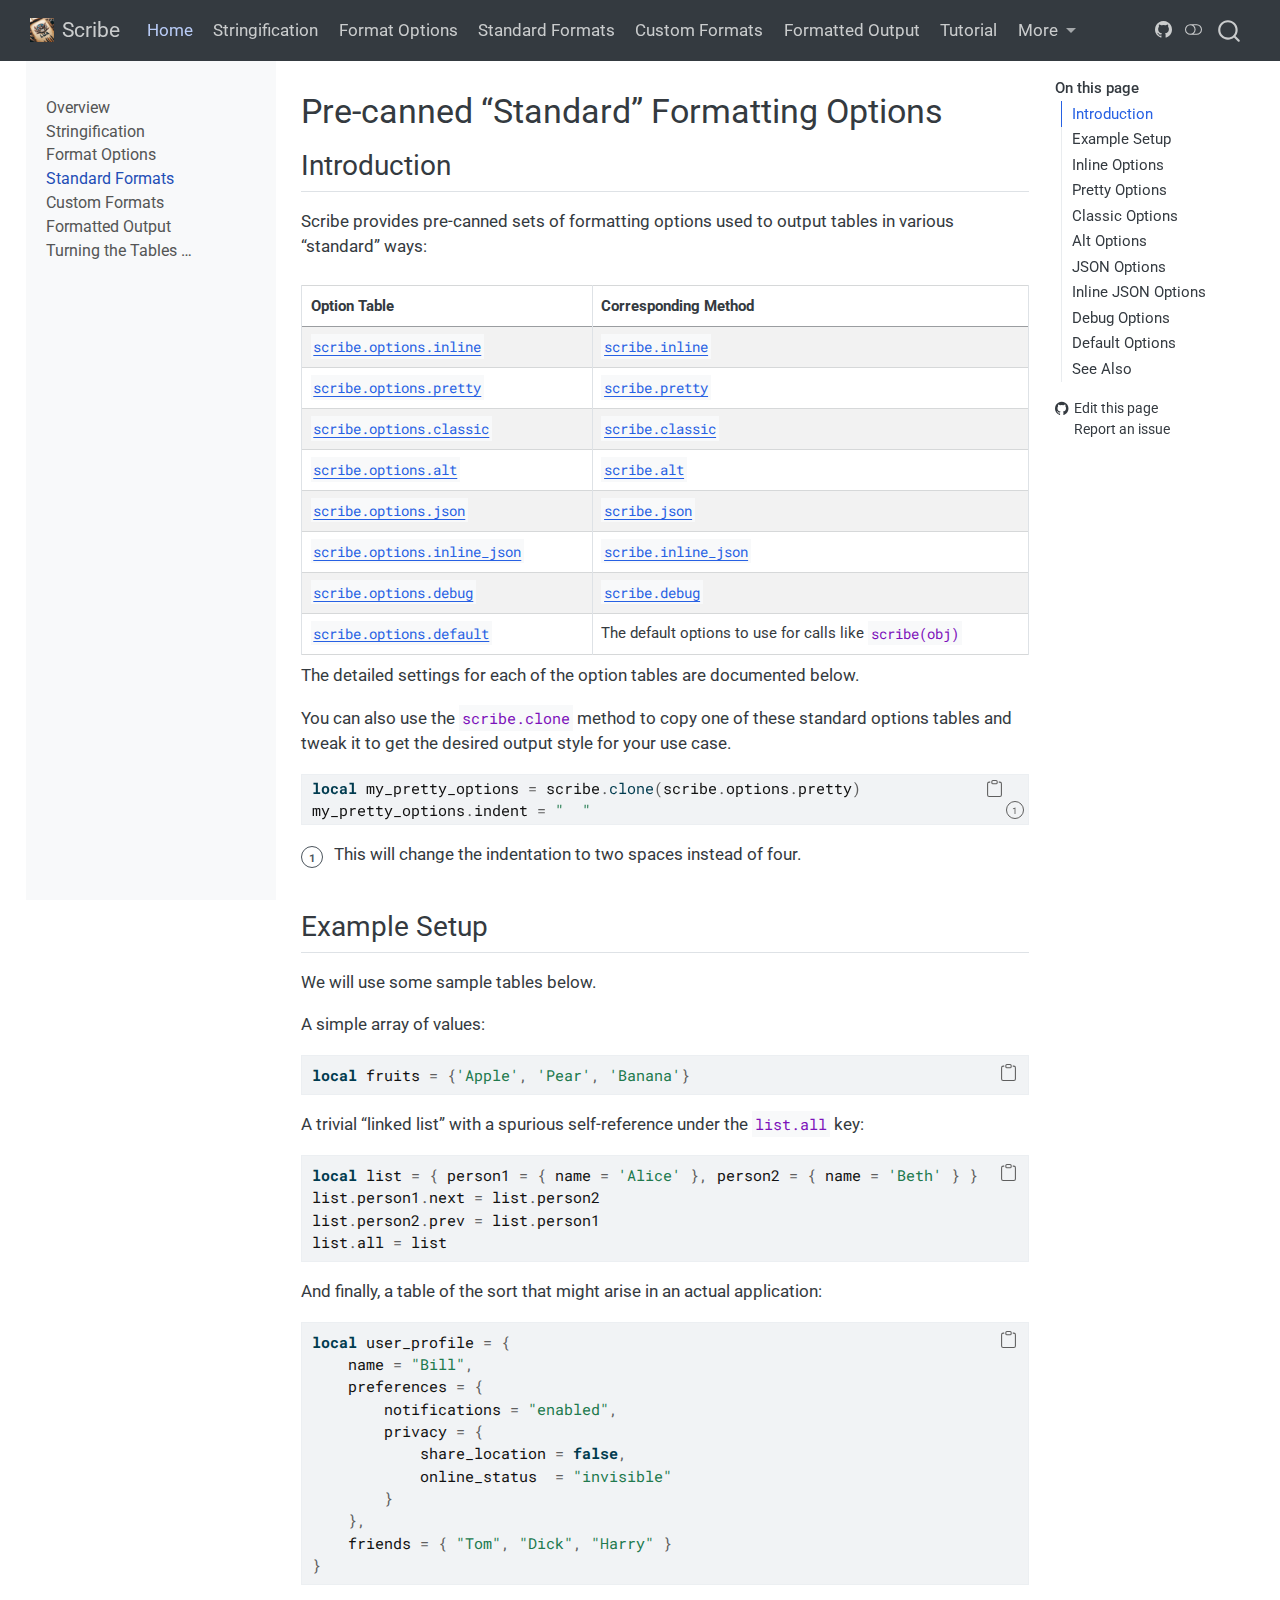
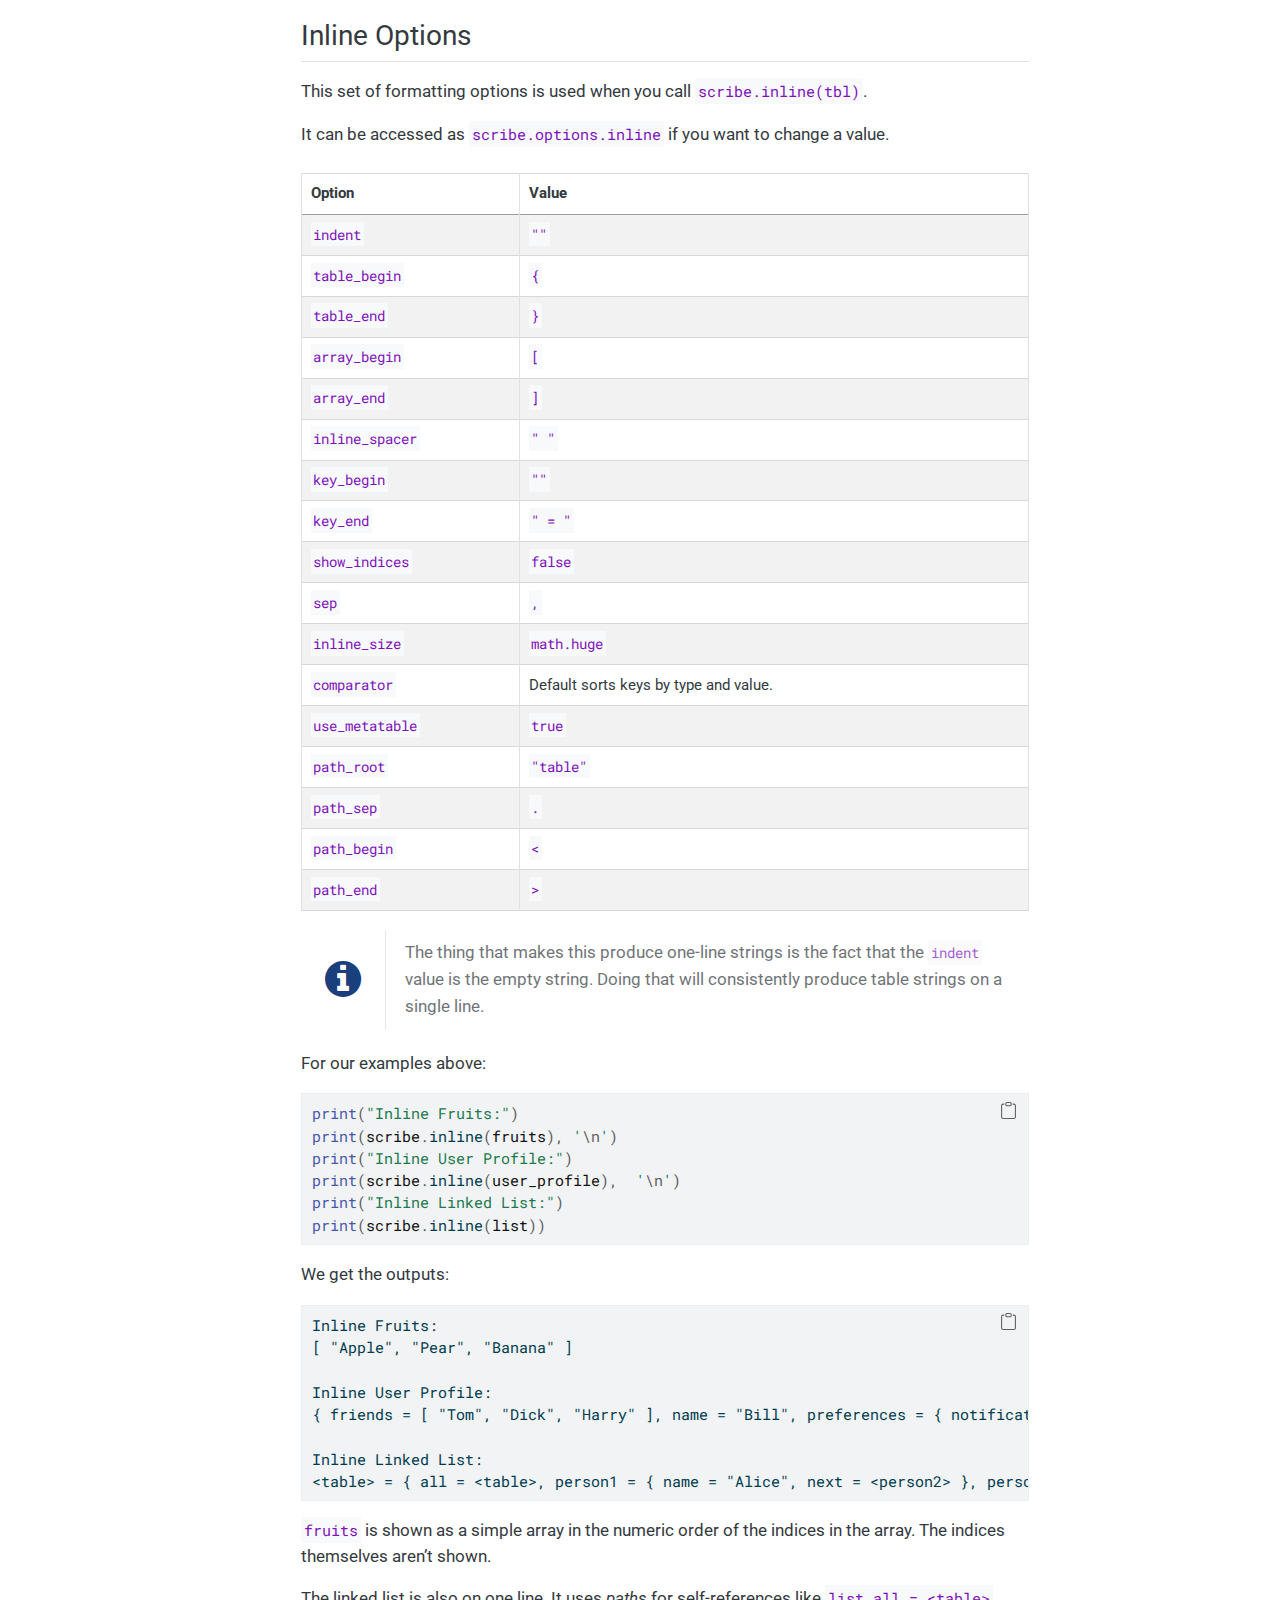
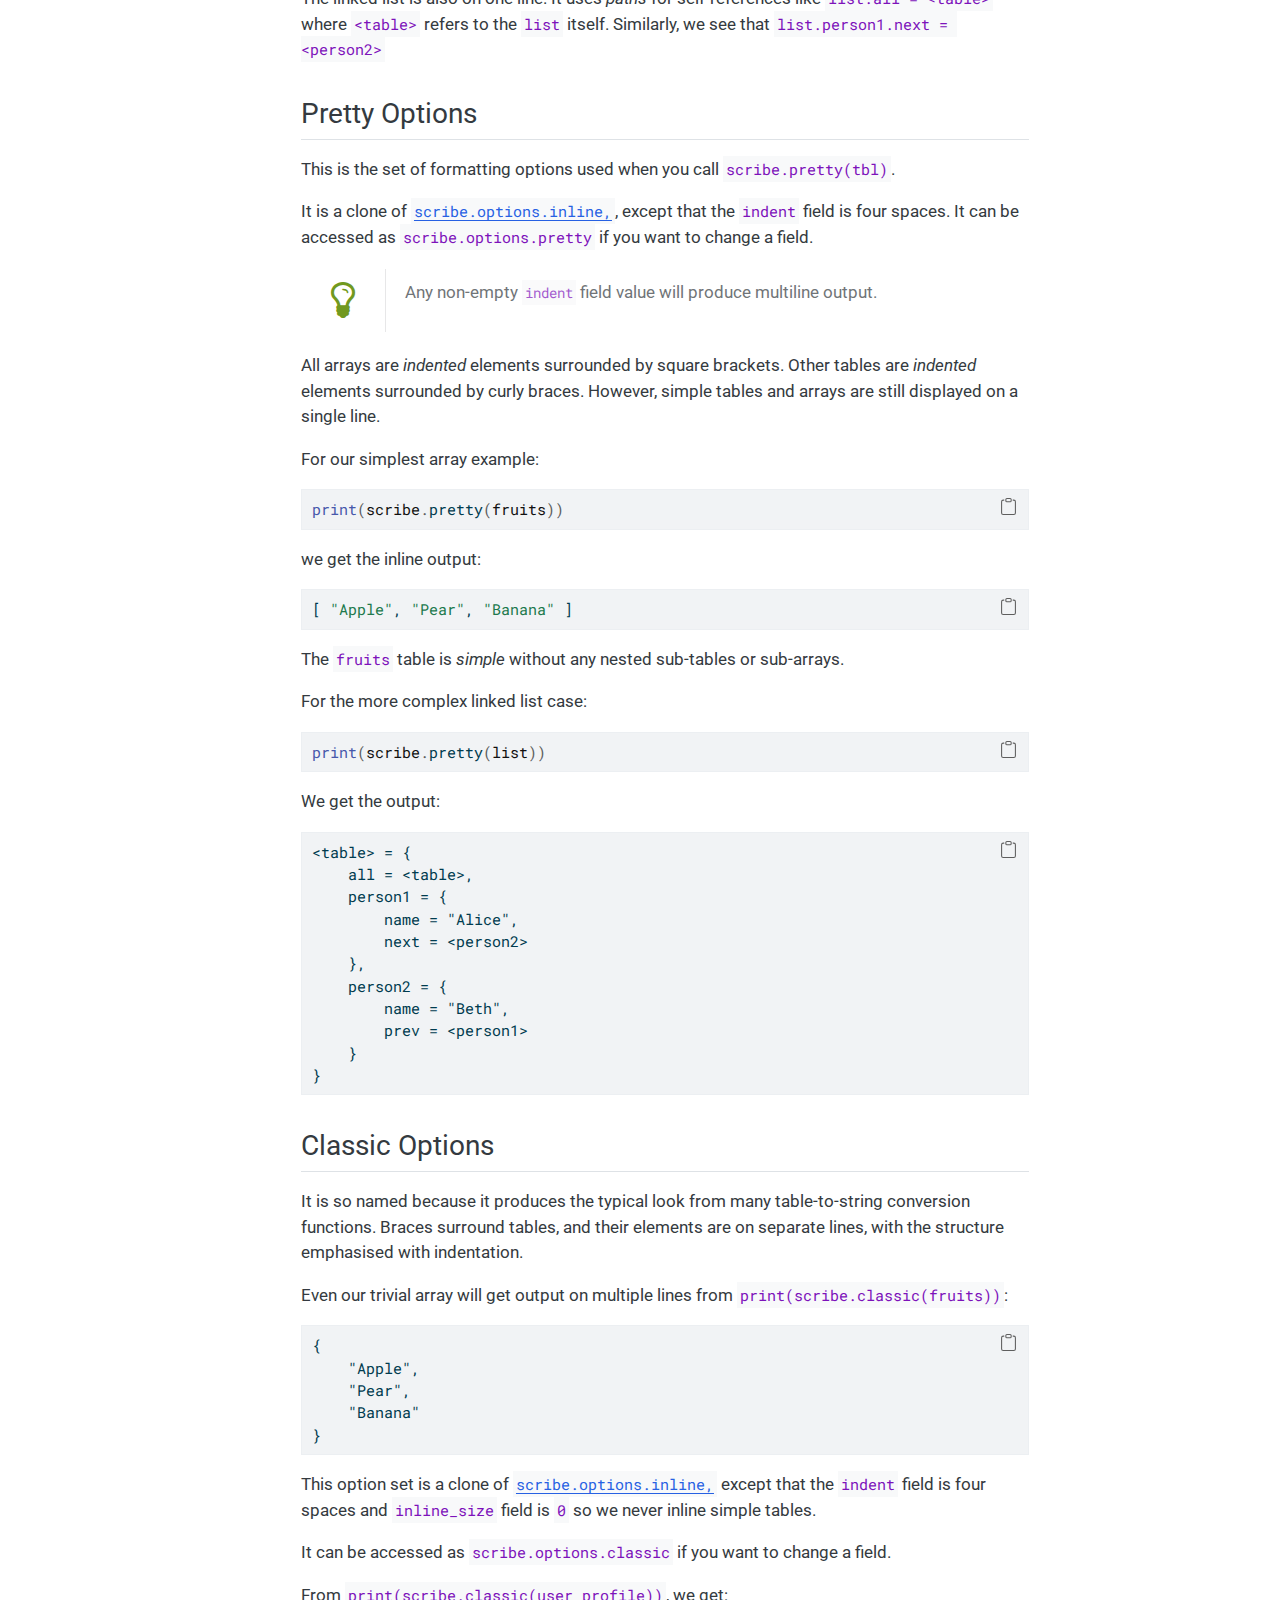
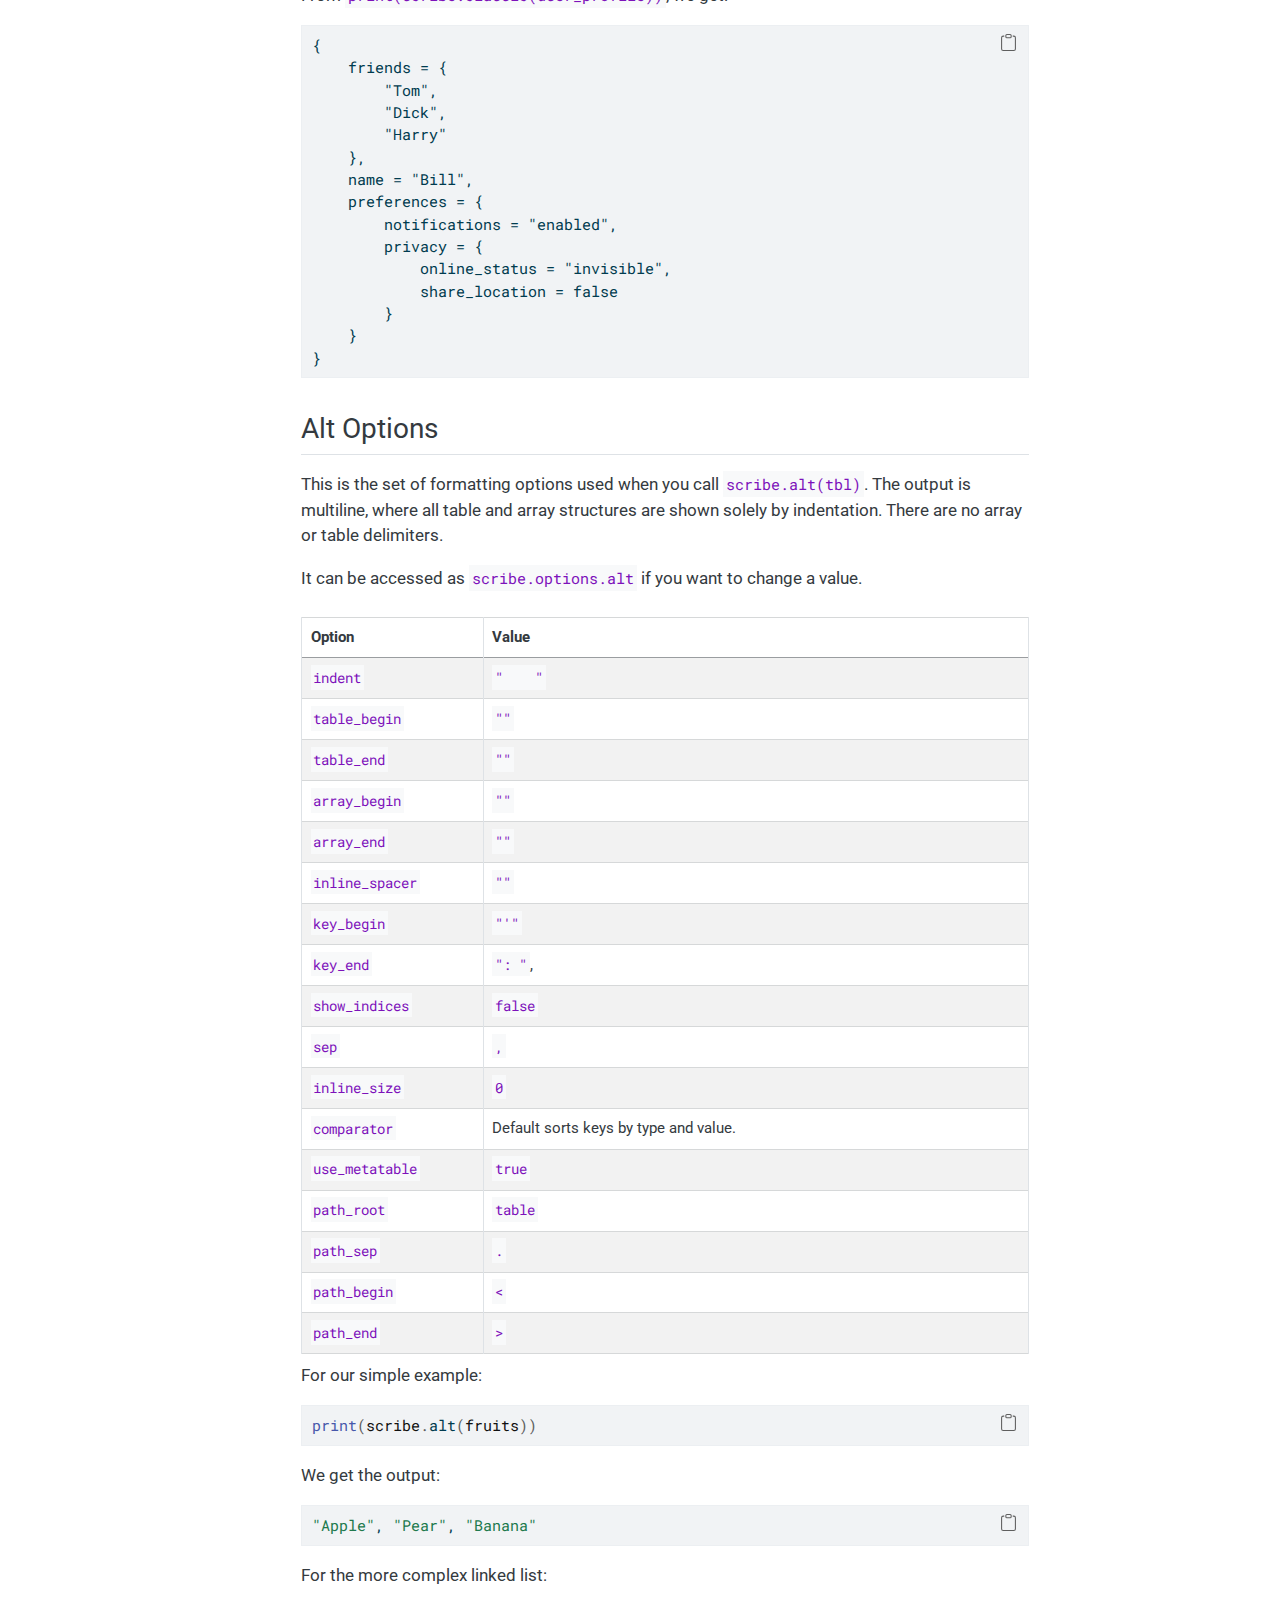
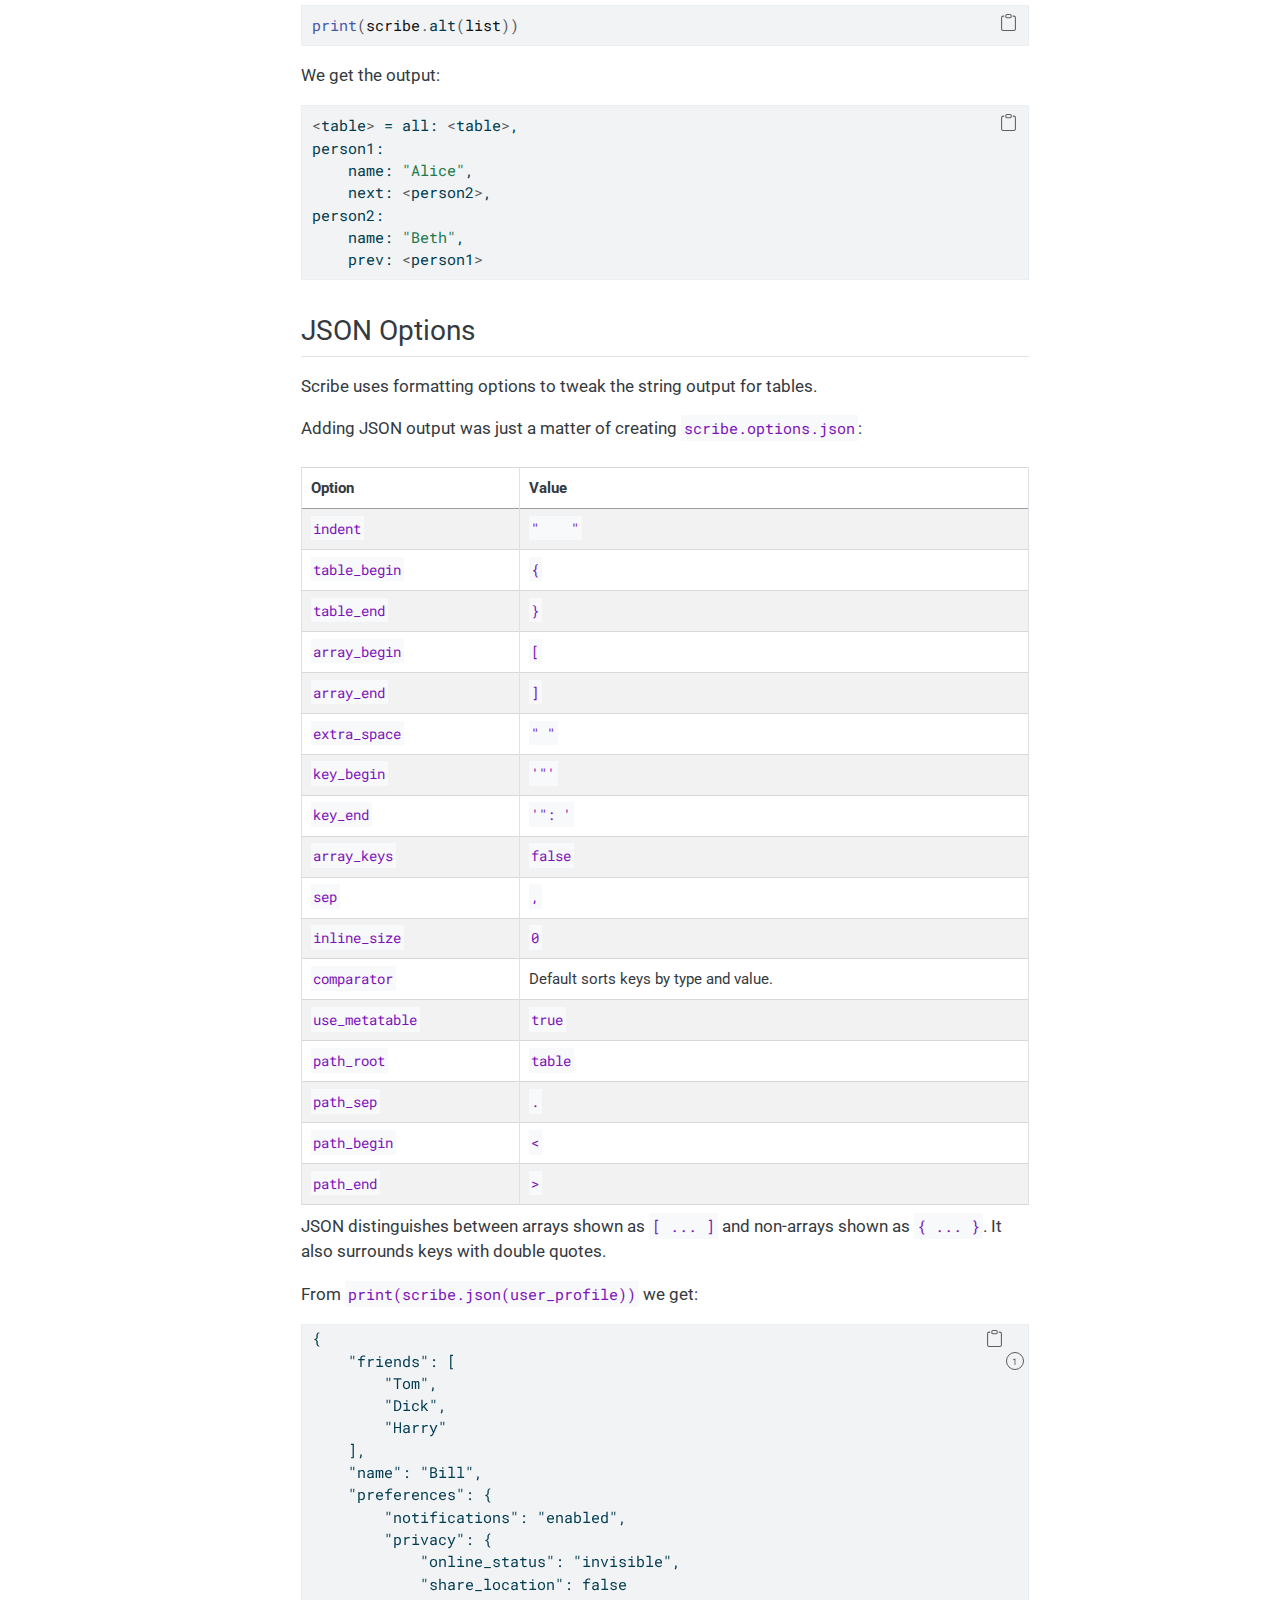
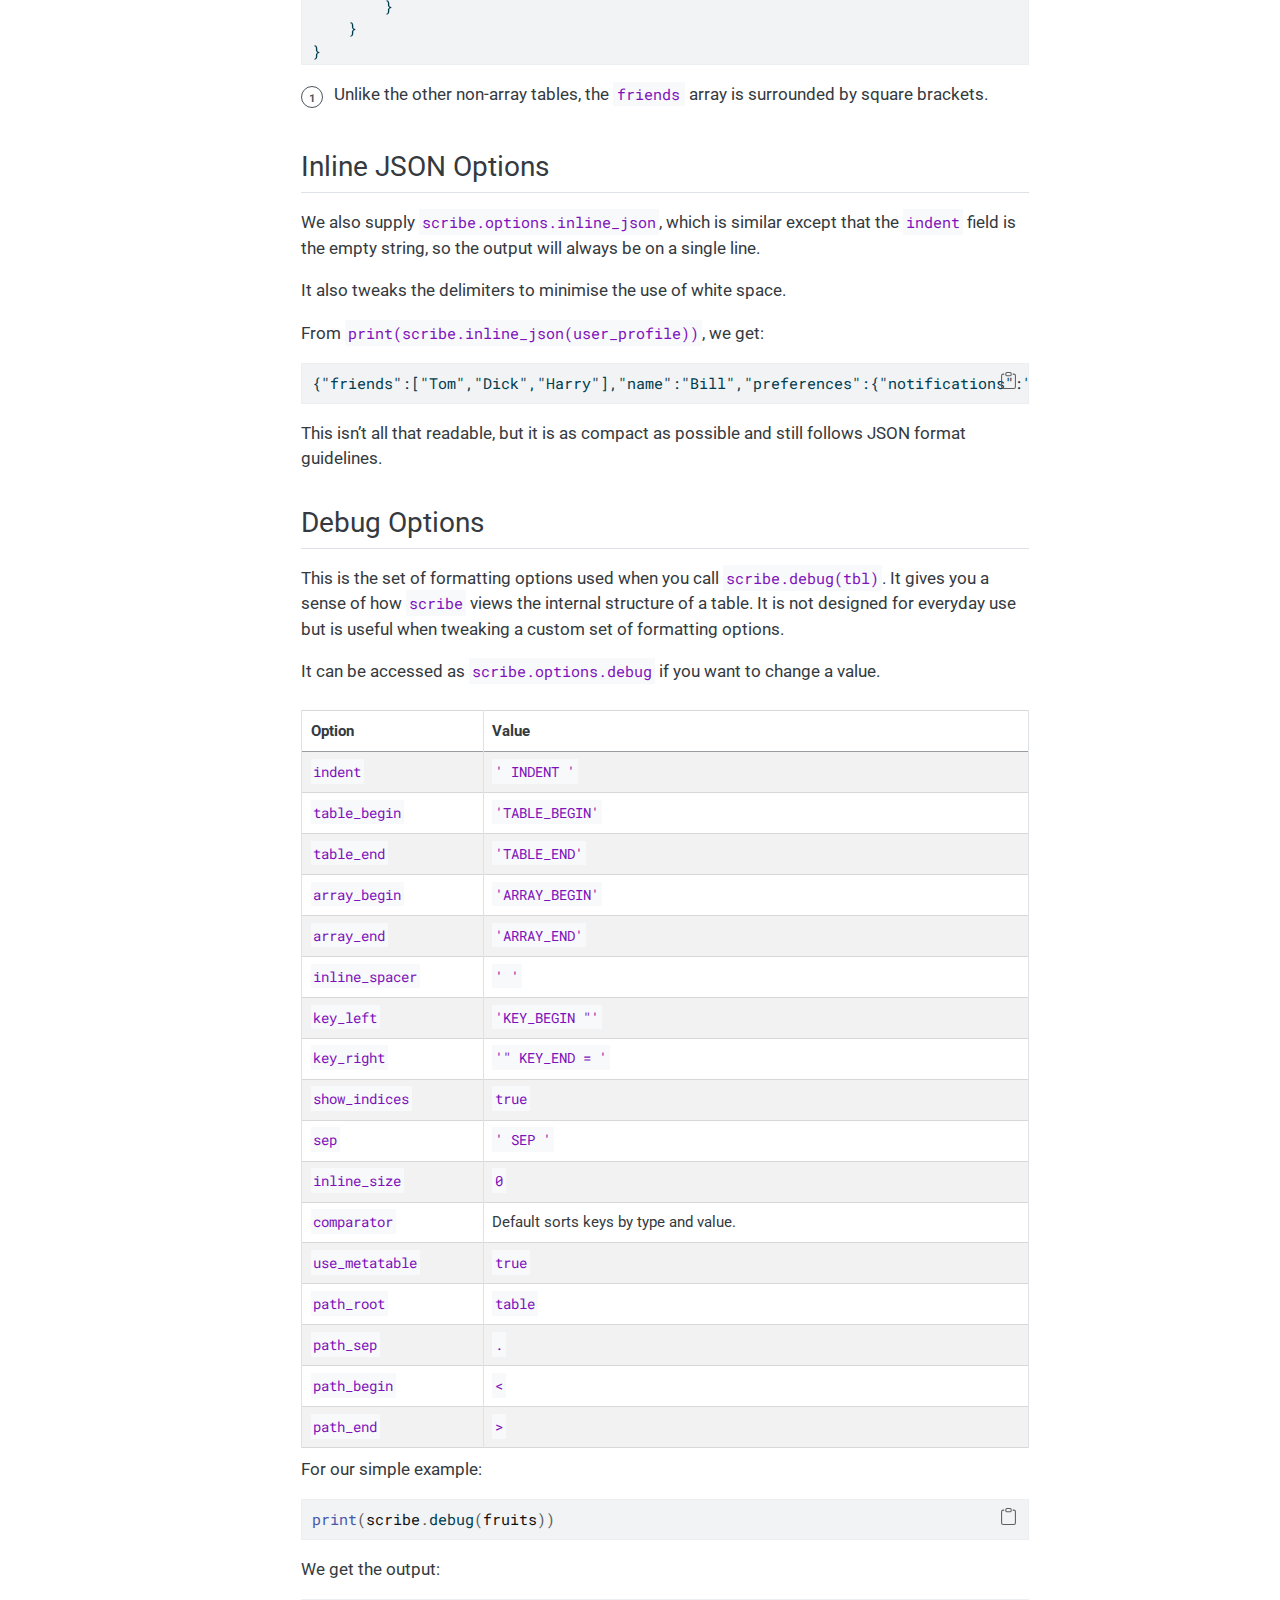
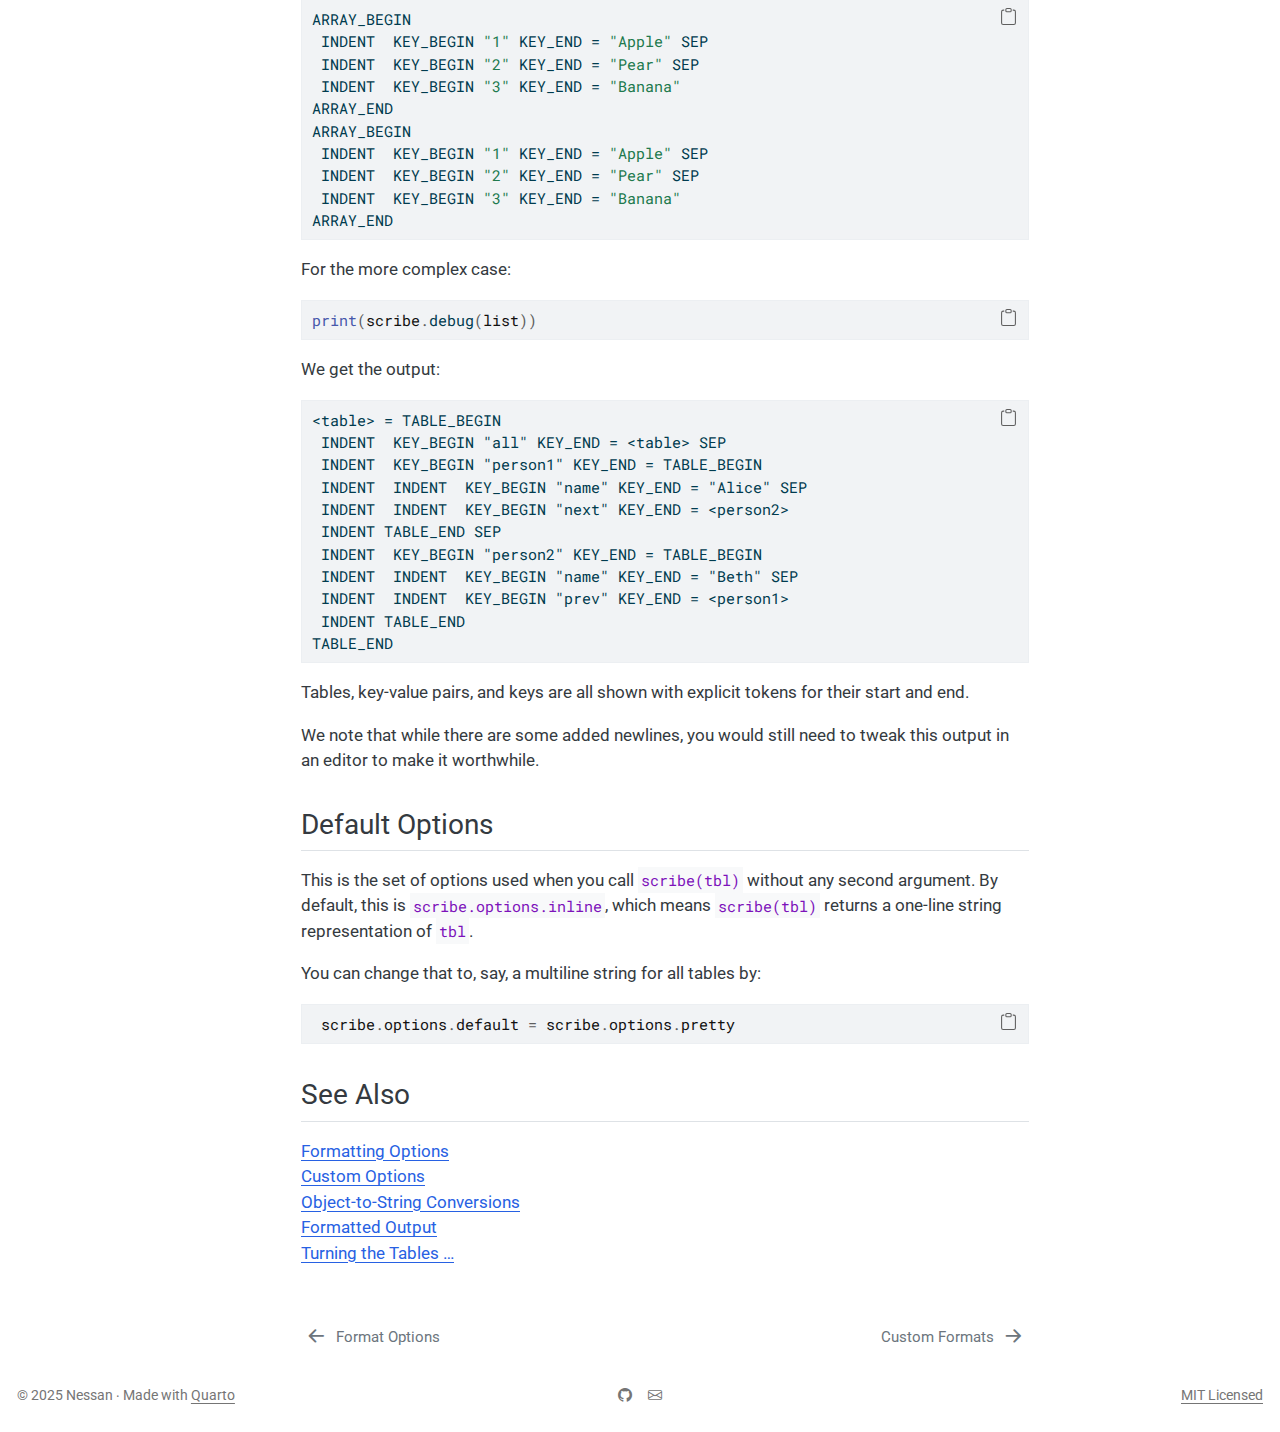
<file: pages/standard-formats.html>
<!DOCTYPE html>
<html xmlns="http://www.w3.org/1999/xhtml" lang="en" xml:lang="en"><head>

<meta charset="utf-8">
<meta name="generator" content="quarto-1.6.42">

<meta name="viewport" content="width=device-width, initial-scale=1.0, user-scalable=yes">


<title>Pre-canned “Standard” Formatting Options – Scribe</title>
<style>
code{white-space: pre-wrap;}
span.smallcaps{font-variant: small-caps;}
div.columns{display: flex; gap: min(4vw, 1.5em);}
div.column{flex: auto; overflow-x: auto;}
div.hanging-indent{margin-left: 1.5em; text-indent: -1.5em;}
ul.task-list{list-style: none;}
ul.task-list li input[type="checkbox"] {
  width: 0.8em;
  margin: 0 0.8em 0.2em -1em; /* quarto-specific, see https://github.com/quarto-dev/quarto-cli/issues/4556 */ 
  vertical-align: middle;
}
/* CSS for syntax highlighting */
pre > code.sourceCode { white-space: pre; position: relative; }
pre > code.sourceCode > span { line-height: 1.25; }
pre > code.sourceCode > span:empty { height: 1.2em; }
.sourceCode { overflow: visible; }
code.sourceCode > span { color: inherit; text-decoration: inherit; }
div.sourceCode { margin: 1em 0; }
pre.sourceCode { margin: 0; }
@media screen {
div.sourceCode { overflow: auto; }
}
@media print {
pre > code.sourceCode { white-space: pre-wrap; }
pre > code.sourceCode > span { display: inline-block; text-indent: -5em; padding-left: 5em; }
}
pre.numberSource code
  { counter-reset: source-line 0; }
pre.numberSource code > span
  { position: relative; left: -4em; counter-increment: source-line; }
pre.numberSource code > span > a:first-child::before
  { content: counter(source-line);
    position: relative; left: -1em; text-align: right; vertical-align: baseline;
    border: none; display: inline-block;
    -webkit-touch-callout: none; -webkit-user-select: none;
    -khtml-user-select: none; -moz-user-select: none;
    -ms-user-select: none; user-select: none;
    padding: 0 4px; width: 4em;
  }
pre.numberSource { margin-left: 3em;  padding-left: 4px; }
div.sourceCode
  {   }
@media screen {
pre > code.sourceCode > span > a:first-child::before { text-decoration: underline; }
}
</style>


<script src="../site_libs/quarto-nav/quarto-nav.js"></script>
<script src="../site_libs/clipboard/clipboard.min.js"></script>
<script src="../site_libs/quarto-search/autocomplete.umd.js"></script>
<script src="../site_libs/quarto-search/fuse.min.js"></script>
<script src="../site_libs/quarto-search/quarto-search.js"></script>
<meta name="quarto:offset" content="../">
<link href="../pages/custom-options.html" rel="next">
<link href="../pages/format-options.html" rel="prev">
<link href="../assets/images/logo.png" rel="icon" type="image/png">
<script src="../site_libs/quarto-html/quarto.js"></script>
<script src="../site_libs/quarto-html/popper.min.js"></script>
<script src="../site_libs/quarto-html/tippy.umd.min.js"></script>
<script src="../site_libs/quarto-html/anchor.min.js"></script>
<link href="../site_libs/quarto-html/tippy.css" rel="stylesheet">
<link href="../site_libs/quarto-html/quarto-syntax-highlighting-3dab89b00e5da3c21c7fdf7320ab4863.css" rel="stylesheet" class="quarto-color-scheme" id="quarto-text-highlighting-styles">
<link href="../site_libs/quarto-html/quarto-syntax-highlighting-dark-e8ca782b0f038343a77a11b3e6da11e9.css" rel="prefetch" class="quarto-color-scheme quarto-color-alternate" id="quarto-text-highlighting-styles">
<script src="../site_libs/bootstrap/bootstrap.min.js"></script>
<link href="../site_libs/bootstrap/bootstrap-icons.css" rel="stylesheet">
<link href="../site_libs/bootstrap/bootstrap-1c72929d01b0088021efc93cecacfdad.min.css" rel="stylesheet" append-hash="true" class="quarto-color-scheme" id="quarto-bootstrap" data-mode="light">
<link href="../site_libs/bootstrap/bootstrap-dark-fd7f26691d08b4217965b71eb792887a.min.css" rel="prefetch" append-hash="true" class="quarto-color-scheme quarto-color-alternate" id="quarto-bootstrap" data-mode="dark">
<link href="../site_libs/quarto-contrib/admonitions-1.0.0/admonitions.css" rel="stylesheet">
<script id="quarto-search-options" type="application/json">{
  "location": "navbar",
  "copy-button": false,
  "collapse-after": 3,
  "panel-placement": "end",
  "type": "overlay",
  "limit": 50,
  "keyboard-shortcut": [
    "f",
    "/",
    "s"
  ],
  "show-item-context": false,
  "language": {
    "search-no-results-text": "No results",
    "search-matching-documents-text": "matching documents",
    "search-copy-link-title": "Copy link to search",
    "search-hide-matches-text": "Hide additional matches",
    "search-more-match-text": "more match in this document",
    "search-more-matches-text": "more matches in this document",
    "search-clear-button-title": "Clear",
    "search-text-placeholder": "",
    "search-detached-cancel-button-title": "Cancel",
    "search-submit-button-title": "Submit",
    "search-label": "Search"
  }
}</script>
<script async="" src="https://www.googletagmanager.com/gtag/js?id=G-KN2F5ELKFN"></script>

<script type="text/javascript">

window.dataLayer = window.dataLayer || [];
function gtag(){dataLayer.push(arguments);}
gtag('js', new Date());
gtag('config', 'G-KN2F5ELKFN', { 'anonymize_ip': true});
</script>
<link rel="stylesheet" href="https://cdnjs.cloudflare.com/ajax/libs/font-awesome/4.7.0/css/font-awesome.min.css">


<meta property="og:title" content="Pre-canned “Standard” Formatting Options – Scribe">
<meta property="og:description" content="">
<meta property="og:image" content="https://nessan.github.io/scribe/pages/assets/images/logo.png">
<meta property="og:site_name" content="Scribe">
</head>

<body class="nav-sidebar floating nav-fixed">

<div id="quarto-search-results"></div>
  <header id="quarto-header" class="headroom fixed-top">
    <nav class="navbar navbar-expand-lg " data-bs-theme="dark">
      <div class="navbar-container container-fluid">
      <div class="navbar-brand-container mx-auto">
    <a href="../index.html" class="navbar-brand navbar-brand-logo">
    <img src="../assets/images/logo.png" alt="The Scribe Logo" class="navbar-logo">
    </a>
    <a class="navbar-brand" href="../index.html">
    <span class="navbar-title">Scribe</span>
    </a>
  </div>
            <div id="quarto-search" class="" title="Search"></div>
          <button class="navbar-toggler" type="button" data-bs-toggle="collapse" data-bs-target="#navbarCollapse" aria-controls="navbarCollapse" role="menu" aria-expanded="false" aria-label="Toggle navigation" onclick="if (window.quartoToggleHeadroom) { window.quartoToggleHeadroom(); }">
  <span class="navbar-toggler-icon"></span>
</button>
          <div class="collapse navbar-collapse" id="navbarCollapse">
            <ul class="navbar-nav navbar-nav-scroll me-auto">
  <li class="nav-item">
    <a class="nav-link active" href="../index.html" aria-current="page"> 
<span class="menu-text">Home</span></a>
  </li>  
  <li class="nav-item">
    <a class="nav-link" href="../pages/stringification.html"> 
<span class="menu-text">Stringification</span></a>
  </li>  
  <li class="nav-item">
    <a class="nav-link" href="../pages/format-options.html"> 
<span class="menu-text">Format Options</span></a>
  </li>  
  <li class="nav-item">
    <a class="nav-link" href="../pages/standard-formats.html"> 
<span class="menu-text">Standard Formats</span></a>
  </li>  
  <li class="nav-item">
    <a class="nav-link" href="../pages/custom-options.html"> 
<span class="menu-text">Custom Formats</span></a>
  </li>  
  <li class="nav-item">
    <a class="nav-link" href="../pages/formatted-output.html"> 
<span class="menu-text">Formatted Output</span></a>
  </li>  
  <li class="nav-item">
    <a class="nav-link" href="../pages/tutorial/index.html"> 
<span class="menu-text">Tutorial</span></a>
  </li>  
  <li class="nav-item dropdown ">
    <a class="nav-link dropdown-toggle" href="#" id="nav-menu-more" role="link" data-bs-toggle="dropdown" aria-expanded="false">
 <span class="menu-text">More</span>
    </a>
    <ul class="dropdown-menu" aria-labelledby="nav-menu-more">    
        <li>
    <a class="dropdown-item" href="https://github.com/nessan/scribe"><i class="bi bi-github" role="img">
</i> 
 <span class="dropdown-text">Project Repo</span></a>
  </li>  
        <li>
    <a class="dropdown-item" href="https://github.com/nessan/scribe/issues"><i class="bi bi-bug" role="img">
</i> 
 <span class="dropdown-text">Report a Bug</span></a>
  </li>  
        <li>
    <a class="dropdown-item" href="mailto:nzznfitz+gh@icloud.com"><i class="bi bi-chat-right-text" role="img">
</i> 
 <span class="dropdown-text">Ask a Question</span></a>
  </li>  
    </ul>
  </li>
</ul>
          </div> <!-- /navcollapse -->
            <div class="quarto-navbar-tools">
    <a href="https://github.com/nessan/scribe" title="GitHub repo" class="quarto-navigation-tool px-1" aria-label="GitHub repo"><i class="bi bi-github"></i></a>
  <a href="" class="quarto-color-scheme-toggle quarto-navigation-tool  px-1" onclick="window.quartoToggleColorScheme(); return false;" title="Toggle dark mode"><i class="bi"></i></a>
</div>
      </div> <!-- /container-fluid -->
    </nav>
  <nav class="quarto-secondary-nav">
    <div class="container-fluid d-flex">
      <button type="button" class="quarto-btn-toggle btn" data-bs-toggle="collapse" role="button" data-bs-target=".quarto-sidebar-collapse-item" aria-controls="quarto-sidebar" aria-expanded="false" aria-label="Toggle sidebar navigation" onclick="if (window.quartoToggleHeadroom) { window.quartoToggleHeadroom(); }">
        <i class="bi bi-layout-text-sidebar-reverse"></i>
      </button>
        <a class="flex-grow-1 no-decor" role="navigation" data-bs-toggle="collapse" data-bs-target=".quarto-sidebar-collapse-item" aria-controls="quarto-sidebar" aria-expanded="false" aria-label="Toggle sidebar navigation" onclick="if (window.quartoToggleHeadroom) { window.quartoToggleHeadroom(); }">      
          <h1 class="quarto-secondary-nav-title">Pre-canned “Standard” Formatting Options</h1>
        </a>     
    </div>
  </nav>
</header>
<!-- content -->
<div id="quarto-content" class="quarto-container page-columns page-rows-contents page-layout-article page-navbar">
<!-- sidebar -->
  <nav id="quarto-sidebar" class="sidebar collapse collapse-horizontal quarto-sidebar-collapse-item sidebar-navigation floating overflow-auto">
    <div class="sidebar-menu-container"> 
    <ul class="list-unstyled mt-1">
        <li class="sidebar-item">
  <div class="sidebar-item-container"> 
  <a href="../index.html" class="sidebar-item-text sidebar-link">
 <span class="menu-text">Overview</span></a>
  </div>
</li>
        <li class="sidebar-item">
  <div class="sidebar-item-container"> 
  <a href="../pages/stringification.html" class="sidebar-item-text sidebar-link">
 <span class="menu-text">Stringification</span></a>
  </div>
</li>
        <li class="sidebar-item">
  <div class="sidebar-item-container"> 
  <a href="../pages/format-options.html" class="sidebar-item-text sidebar-link">
 <span class="menu-text">Format Options</span></a>
  </div>
</li>
        <li class="sidebar-item">
  <div class="sidebar-item-container"> 
  <a href="../pages/standard-formats.html" class="sidebar-item-text sidebar-link active">
 <span class="menu-text">Standard Formats</span></a>
  </div>
</li>
        <li class="sidebar-item">
  <div class="sidebar-item-container"> 
  <a href="../pages/custom-options.html" class="sidebar-item-text sidebar-link">
 <span class="menu-text">Custom Formats</span></a>
  </div>
</li>
        <li class="sidebar-item">
  <div class="sidebar-item-container"> 
  <a href="../pages/formatted-output.html" class="sidebar-item-text sidebar-link">
 <span class="menu-text">Formatted Output</span></a>
  </div>
</li>
        <li class="sidebar-item">
  <div class="sidebar-item-container"> 
  <a href="../pages/tutorial/index.html" class="sidebar-item-text sidebar-link">
 <span class="menu-text">Turning the Tables …</span></a>
  </div>
</li>
    </ul>
    </div>
</nav>
<div id="quarto-sidebar-glass" class="quarto-sidebar-collapse-item" data-bs-toggle="collapse" data-bs-target=".quarto-sidebar-collapse-item"></div>
<!-- margin-sidebar -->
    <div id="quarto-margin-sidebar" class="sidebar margin-sidebar">
        <nav id="TOC" role="doc-toc" class="toc-active" data-toc-expanded="99">
    <h2 id="toc-title">On this page</h2>
   
  <ul>
  <li><a href="#introduction" id="toc-introduction" class="nav-link active" data-scroll-target="#introduction">Introduction</a></li>
  <li><a href="#example-setup" id="toc-example-setup" class="nav-link" data-scroll-target="#example-setup">Example Setup</a></li>
  <li><a href="#inline-options" id="toc-inline-options" class="nav-link" data-scroll-target="#inline-options">Inline Options</a></li>
  <li><a href="#pretty-options" id="toc-pretty-options" class="nav-link" data-scroll-target="#pretty-options">Pretty Options</a></li>
  <li><a href="#classic-options" id="toc-classic-options" class="nav-link" data-scroll-target="#classic-options">Classic Options</a></li>
  <li><a href="#alt-options" id="toc-alt-options" class="nav-link" data-scroll-target="#alt-options">Alt Options</a></li>
  <li><a href="#json-options" id="toc-json-options" class="nav-link" data-scroll-target="#json-options">JSON Options</a></li>
  <li><a href="#inline-json-options" id="toc-inline-json-options" class="nav-link" data-scroll-target="#inline-json-options">Inline JSON Options</a></li>
  <li><a href="#debug-options" id="toc-debug-options" class="nav-link" data-scroll-target="#debug-options">Debug Options</a></li>
  <li><a href="#default-options" id="toc-default-options" class="nav-link" data-scroll-target="#default-options">Default Options</a></li>
  <li><a href="#see-also" id="toc-see-also" class="nav-link" data-scroll-target="#see-also">See Also</a></li>
  </ul>
<div class="toc-actions"><ul><li><a href="https://github.com/nessan/scribe/edit/main/docs/pages/standard-formats.qmd" class="toc-action"><i class="bi bi-github"></i>Edit this page</a></li><li><a href="https://github.com/nessan/scribe/issues/new/choose" class="toc-action"><i class="bi empty"></i>Report an issue</a></li></ul></div></nav>
    </div>
<!-- main -->
<main class="content" id="quarto-document-content">

<header id="title-block-header" class="quarto-title-block default">
<div class="quarto-title">
<h1 class="title d-none d-lg-block">Pre-canned “Standard” Formatting Options</h1>
</div>



<div class="quarto-title-meta">

    
  
    
  </div>
  


</header>


<section id="introduction" class="level2">
<h2 class="anchored" data-anchor-id="introduction">Introduction</h2>
<p>Scribe provides pre-canned sets of formatting options used to output tables in various “standard” ways:</p>
<div class="table-responsive">
<table class="table-bordered table-striped table-hover caption-top table">
<colgroup>
<col style="width: 40%">
<col style="width: 60%">
</colgroup>
<thead>
<tr class="header">
<th>Option Table</th>
<th>Corresponding Method</th>
</tr>
</thead>
<tbody>
<tr class="odd">
<td><a href="#inline-options"><code>scribe.options.inline</code></a></td>
<td><a href="../pages/stringification.html"><code>scribe.inline</code></a></td>
</tr>
<tr class="even">
<td><a href="#pretty-options"><code>scribe.options.pretty</code></a></td>
<td><a href="../pages/stringification.html"><code>scribe.pretty</code></a></td>
</tr>
<tr class="odd">
<td><a href="#classic-options"><code>scribe.options.classic</code></a></td>
<td><a href="../pages/stringification.html"><code>scribe.classic</code></a></td>
</tr>
<tr class="even">
<td><a href="#alt-options"><code>scribe.options.alt</code></a></td>
<td><a href="../pages/stringification.html"><code>scribe.alt</code></a></td>
</tr>
<tr class="odd">
<td><a href="#json-options"><code>scribe.options.json</code></a></td>
<td><a href="../pages/stringification.html"><code>scribe.json</code></a></td>
</tr>
<tr class="even">
<td><a href="#inline_json-options"><code>scribe.options.inline_json</code></a></td>
<td><a href="../pages/stringification.html"><code>scribe.inline_json</code></a></td>
</tr>
<tr class="odd">
<td><a href="#debug-options"><code>scribe.options.debug</code></a></td>
<td><a href="../pages/stringification.html"><code>scribe.debug</code></a></td>
</tr>
<tr class="even">
<td><a href="#default-options"><code>scribe.options.default</code></a></td>
<td>The default options to use for calls like <code>scribe(obj)</code></td>
</tr>
</tbody>
</table>
</div>
<p>The detailed settings for each of the option tables are documented below.</p>
<p>You can also use the <code>scribe.clone</code> method to copy one of these standard options tables and tweak it to get the desired output style for your use case.</p>
<div class="sourceCode" id="annotated-cell-1"><pre class="sourceCode lua code-annotation-code code-with-copy code-annotated"><code class="sourceCode lua"><span id="annotated-cell-1-1"><a href="#annotated-cell-1-1" aria-hidden="true" tabindex="-1"></a><span class="kw">local</span> <span class="va">my_pretty_options</span> <span class="op">=</span> <span class="va">scribe</span><span class="op">.</span>clone<span class="op">(</span><span class="va">scribe</span><span class="op">.</span><span class="va">options</span><span class="op">.</span><span class="va">pretty</span><span class="op">)</span></span>
<a class="code-annotation-anchor" data-target-cell="annotated-cell-1" data-target-annotation="1" onclick="event.preventDefault();">1</a><span id="annotated-cell-1-2" class="code-annotation-target"><a href="#annotated-cell-1-2" aria-hidden="true" tabindex="-1"></a><span class="va">my_pretty_options</span><span class="op">.</span><span class="va">indent</span> <span class="op">=</span> <span class="st">"  "</span></span><div class="code-annotation-gutter-bg"></div><div class="code-annotation-gutter"></div></code><button title="Copy to Clipboard" class="code-copy-button"><i class="bi"></i></button></pre></div>
<dl class="code-annotation-container-grid">
<dt data-target-cell="annotated-cell-1" data-target-annotation="1">1</dt>
<dd>
<span data-code-cell="annotated-cell-1" data-code-lines="2" data-code-annotation="1">This will change the indentation to two spaces instead of four.</span>
</dd>
</dl>
</section>
<section id="example-setup" class="level2">
<h2 class="anchored" data-anchor-id="example-setup">Example Setup</h2>
<p>We will use some sample tables below.</p>
<p>A simple array of values:</p>
<div class="sourceCode" id="cb1"><pre class="sourceCode lua code-with-copy"><code class="sourceCode lua"><span id="cb1-1"><a href="#cb1-1" aria-hidden="true" tabindex="-1"></a><span class="kw">local</span> <span class="va">fruits</span> <span class="op">=</span> <span class="op">{</span><span class="st">'Apple'</span><span class="op">,</span> <span class="st">'Pear'</span><span class="op">,</span> <span class="st">'Banana'</span><span class="op">}</span></span></code><button title="Copy to Clipboard" class="code-copy-button"><i class="bi"></i></button></pre></div>
<p>A trivial “linked list” with a spurious self-reference under the <code>list.all</code> key:</p>
<div class="sourceCode" id="cb2"><pre class="sourceCode lua code-with-copy"><code class="sourceCode lua"><span id="cb2-1"><a href="#cb2-1" aria-hidden="true" tabindex="-1"></a><span class="kw">local</span> <span class="va">list</span> <span class="op">=</span> <span class="op">{</span> <span class="va">person1</span> <span class="op">=</span> <span class="op">{</span> <span class="va">name</span> <span class="op">=</span> <span class="st">'Alice'</span> <span class="op">},</span> <span class="va">person2</span> <span class="op">=</span> <span class="op">{</span> <span class="va">name</span> <span class="op">=</span> <span class="st">'Beth'</span> <span class="op">}</span> <span class="op">}</span></span>
<span id="cb2-2"><a href="#cb2-2" aria-hidden="true" tabindex="-1"></a><span class="va">list</span><span class="op">.</span><span class="va">person1</span><span class="op">.</span><span class="va">next</span> <span class="op">=</span> <span class="va">list</span><span class="op">.</span><span class="va">person2</span></span>
<span id="cb2-3"><a href="#cb2-3" aria-hidden="true" tabindex="-1"></a><span class="va">list</span><span class="op">.</span><span class="va">person2</span><span class="op">.</span><span class="va">prev</span> <span class="op">=</span> <span class="va">list</span><span class="op">.</span><span class="va">person1</span></span>
<span id="cb2-4"><a href="#cb2-4" aria-hidden="true" tabindex="-1"></a><span class="va">list</span><span class="op">.</span><span class="va">all</span> <span class="op">=</span> <span class="va">list</span></span></code><button title="Copy to Clipboard" class="code-copy-button"><i class="bi"></i></button></pre></div>
<p>And finally, a table of the sort that might arise in an actual application:</p>
<div class="sourceCode" id="cb3"><pre class="sourceCode lua code-with-copy"><code class="sourceCode lua"><span id="cb3-1"><a href="#cb3-1" aria-hidden="true" tabindex="-1"></a><span class="kw">local</span> <span class="va">user_profile</span> <span class="op">=</span> <span class="op">{</span></span>
<span id="cb3-2"><a href="#cb3-2" aria-hidden="true" tabindex="-1"></a>    <span class="va">name</span> <span class="op">=</span> <span class="st">"Bill"</span><span class="op">,</span></span>
<span id="cb3-3"><a href="#cb3-3" aria-hidden="true" tabindex="-1"></a>    <span class="va">preferences</span> <span class="op">=</span> <span class="op">{</span></span>
<span id="cb3-4"><a href="#cb3-4" aria-hidden="true" tabindex="-1"></a>        <span class="va">notifications</span> <span class="op">=</span> <span class="st">"enabled"</span><span class="op">,</span></span>
<span id="cb3-5"><a href="#cb3-5" aria-hidden="true" tabindex="-1"></a>        <span class="va">privacy</span> <span class="op">=</span> <span class="op">{</span></span>
<span id="cb3-6"><a href="#cb3-6" aria-hidden="true" tabindex="-1"></a>            <span class="va">share_location</span> <span class="op">=</span> <span class="kw">false</span><span class="op">,</span></span>
<span id="cb3-7"><a href="#cb3-7" aria-hidden="true" tabindex="-1"></a>            <span class="va">online_status</span>  <span class="op">=</span> <span class="st">"invisible"</span></span>
<span id="cb3-8"><a href="#cb3-8" aria-hidden="true" tabindex="-1"></a>        <span class="op">}</span></span>
<span id="cb3-9"><a href="#cb3-9" aria-hidden="true" tabindex="-1"></a>    <span class="op">},</span></span>
<span id="cb3-10"><a href="#cb3-10" aria-hidden="true" tabindex="-1"></a>    <span class="va">friends</span> <span class="op">=</span> <span class="op">{</span> <span class="st">"Tom"</span><span class="op">,</span> <span class="st">"Dick"</span><span class="op">,</span> <span class="st">"Harry"</span> <span class="op">}</span></span>
<span id="cb3-11"><a href="#cb3-11" aria-hidden="true" tabindex="-1"></a><span class="op">}</span></span></code><button title="Copy to Clipboard" class="code-copy-button"><i class="bi"></i></button></pre></div>
</section>
<section id="inline-options" class="level2">
<h2 class="anchored" data-anchor-id="inline-options">Inline Options</h2>
<p>This set of formatting options is used when you call <code>scribe.inline(tbl)</code>.</p>
<p>It can be accessed as <code>scribe.options.inline</code> if you want to change a value.</p>
<div class="table-responsive">
<table class="table-bordered table-striped table-hover caption-top table">
<colgroup>
<col style="width: 30%">
<col style="width: 70%">
</colgroup>
<thead>
<tr class="header">
<th>Option</th>
<th>Value</th>
</tr>
</thead>
<tbody>
<tr class="odd">
<td><code>indent</code></td>
<td><code>""</code></td>
</tr>
<tr class="even">
<td><code>table_begin</code></td>
<td><code>{</code></td>
</tr>
<tr class="odd">
<td><code>table_end</code></td>
<td><code>}</code></td>
</tr>
<tr class="even">
<td><code>array_begin</code></td>
<td><code>[</code></td>
</tr>
<tr class="odd">
<td><code>array_end</code></td>
<td><code>]</code></td>
</tr>
<tr class="even">
<td><code>inline_spacer</code></td>
<td><code>" "</code></td>
</tr>
<tr class="odd">
<td><code>key_begin</code></td>
<td><code>""</code></td>
</tr>
<tr class="even">
<td><code>key_end</code></td>
<td><code>" = "</code></td>
</tr>
<tr class="odd">
<td><code>show_indices</code></td>
<td><code>false</code></td>
</tr>
<tr class="even">
<td><code>sep</code></td>
<td><code>,</code></td>
</tr>
<tr class="odd">
<td><code>inline_size</code></td>
<td><code>math.huge</code></td>
</tr>
<tr class="even">
<td><code>comparator</code></td>
<td>Default sorts keys by type and value.</td>
</tr>
<tr class="odd">
<td><code>use_metatable</code></td>
<td><code>true</code></td>
</tr>
<tr class="even">
<td><code>path_root</code></td>
<td><code>"table"</code></td>
</tr>
<tr class="odd">
<td><code>path_sep</code></td>
<td><code>.</code></td>
</tr>
<tr class="even">
<td><code>path_begin</code></td>
<td><code>&lt;</code></td>
</tr>
<tr class="odd">
<td><code>path_end</code></td>
<td><code>&gt;</code></td>
</tr>
</tbody>
</table>
</div>
<div class="admonition note">
    <table><tbody><tr>
    <td class="icon"> <i class="fa icon-note" title="Note"></i></td>
    <td class="content">
    
The thing that makes this produce one-line strings is the fact that the <code>indent</code> value is the empty string. Doing that will consistently produce table strings on a single line.
</td></tr></tbody></table></div>
<p>For our examples above:</p>
<div class="sourceCode" id="cb4"><pre class="sourceCode lua code-with-copy"><code class="sourceCode lua"><span id="cb4-1"><a href="#cb4-1" aria-hidden="true" tabindex="-1"></a><span class="fu">print</span><span class="op">(</span><span class="st">"Inline Fruits:"</span><span class="op">)</span></span>
<span id="cb4-2"><a href="#cb4-2" aria-hidden="true" tabindex="-1"></a><span class="fu">print</span><span class="op">(</span><span class="va">scribe</span><span class="op">.</span>inline<span class="op">(</span><span class="va">fruits</span><span class="op">),</span> <span class="st">'</span><span class="sc">\n</span><span class="st">'</span><span class="op">)</span></span>
<span id="cb4-3"><a href="#cb4-3" aria-hidden="true" tabindex="-1"></a><span class="fu">print</span><span class="op">(</span><span class="st">"Inline User Profile:"</span><span class="op">)</span></span>
<span id="cb4-4"><a href="#cb4-4" aria-hidden="true" tabindex="-1"></a><span class="fu">print</span><span class="op">(</span><span class="va">scribe</span><span class="op">.</span>inline<span class="op">(</span><span class="va">user_profile</span><span class="op">),</span>  <span class="st">'</span><span class="sc">\n</span><span class="st">'</span><span class="op">)</span></span>
<span id="cb4-5"><a href="#cb4-5" aria-hidden="true" tabindex="-1"></a><span class="fu">print</span><span class="op">(</span><span class="st">"Inline Linked List:"</span><span class="op">)</span></span>
<span id="cb4-6"><a href="#cb4-6" aria-hidden="true" tabindex="-1"></a><span class="fu">print</span><span class="op">(</span><span class="va">scribe</span><span class="op">.</span>inline<span class="op">(</span><span class="va">list</span><span class="op">))</span></span></code><button title="Copy to Clipboard" class="code-copy-button"><i class="bi"></i></button></pre></div>
<p>We get the outputs:</p>
<div class="sourceCode" id="cb5"><pre class="sourceCode txt code-with-copy"><code class="sourceCode default"><span id="cb5-1"><a href="#cb5-1" aria-hidden="true" tabindex="-1"></a>Inline Fruits:</span>
<span id="cb5-2"><a href="#cb5-2" aria-hidden="true" tabindex="-1"></a>[ "Apple", "Pear", "Banana" ]</span>
<span id="cb5-3"><a href="#cb5-3" aria-hidden="true" tabindex="-1"></a></span>
<span id="cb5-4"><a href="#cb5-4" aria-hidden="true" tabindex="-1"></a>Inline User Profile:</span>
<span id="cb5-5"><a href="#cb5-5" aria-hidden="true" tabindex="-1"></a>{ friends = [ "Tom", "Dick", "Harry" ], name = "Bill", preferences = { notifications = "enabled", privacy = { online_status = "invisible", share_location = false } } }</span>
<span id="cb5-6"><a href="#cb5-6" aria-hidden="true" tabindex="-1"></a></span>
<span id="cb5-7"><a href="#cb5-7" aria-hidden="true" tabindex="-1"></a>Inline Linked List:</span>
<span id="cb5-8"><a href="#cb5-8" aria-hidden="true" tabindex="-1"></a>&lt;table&gt; = { all = &lt;table&gt;, person1 = { name = "Alice", next = &lt;person2&gt; }, person2 = { name = "Beth", prev = &lt;person1&gt; } }</span></code><button title="Copy to Clipboard" class="code-copy-button"><i class="bi"></i></button></pre></div>
<p><code>fruits</code> is shown as a simple array in the numeric order of the indices in the array. The indices themselves aren’t shown.</p>
<p>The linked list is also on one line. It uses <em>paths</em> for self-references like <code>list.all = &lt;table&gt;</code> where <code>&lt;table&gt;</code> refers to the <code>list</code> itself. Similarly, we see that <code>list.person1.next = &lt;person2&gt;</code></p>
</section>
<section id="pretty-options" class="level2">
<h2 class="anchored" data-anchor-id="pretty-options">Pretty Options</h2>
<p>This is the set of formatting options used when you call <code>scribe.pretty(tbl)</code>.</p>
<p>It is a clone of <a href="#inline-options"><code>scribe.options.inline,</code></a>, except that the <code>indent</code> field is four spaces. It can be accessed as <code>scribe.options.pretty</code> if you want to change a field.</p>
<div class="admonition tip">
    <table><tbody><tr>
    <td class="icon"> <i class="fa icon-tip" title="Tip"></i></td>
    <td class="content">
    
Any non-empty <code>indent</code> field value will produce multiline output.
</td></tr></tbody></table></div>
<p>All arrays are <em>indented</em> elements surrounded by square brackets. Other tables are <em>indented</em> elements surrounded by curly braces. However, simple tables and arrays are still displayed on a single line.</p>
<p>For our simplest array example:</p>
<div class="sourceCode" id="cb6"><pre class="sourceCode lua code-with-copy"><code class="sourceCode lua"><span id="cb6-1"><a href="#cb6-1" aria-hidden="true" tabindex="-1"></a><span class="fu">print</span><span class="op">(</span><span class="va">scribe</span><span class="op">.</span>pretty<span class="op">(</span><span class="va">fruits</span><span class="op">))</span></span></code><button title="Copy to Clipboard" class="code-copy-button"><i class="bi"></i></button></pre></div>
<p>we get the inline output:</p>
<div class="sourceCode" id="cb7"><pre class="sourceCode sh code-with-copy"><code class="sourceCode bash"><span id="cb7-1"><a href="#cb7-1" aria-hidden="true" tabindex="-1"></a><span class="bu">[</span> <span class="st">"Apple"</span>, <span class="st">"Pear"</span>, <span class="st">"Banana"</span> <span class="bu">]</span></span></code><button title="Copy to Clipboard" class="code-copy-button"><i class="bi"></i></button></pre></div>
<p>The <code>fruits</code> table is <em>simple</em> without any nested sub-tables or sub-arrays.</p>
<p>For the more complex linked list case:</p>
<div class="sourceCode" id="cb8"><pre class="sourceCode lua code-with-copy"><code class="sourceCode lua"><span id="cb8-1"><a href="#cb8-1" aria-hidden="true" tabindex="-1"></a><span class="fu">print</span><span class="op">(</span><span class="va">scribe</span><span class="op">.</span>pretty<span class="op">(</span><span class="va">list</span><span class="op">))</span></span></code><button title="Copy to Clipboard" class="code-copy-button"><i class="bi"></i></button></pre></div>
<p>We get the output:</p>
<div class="sourceCode" id="cb9"><pre class="sourceCode txt code-with-copy"><code class="sourceCode default"><span id="cb9-1"><a href="#cb9-1" aria-hidden="true" tabindex="-1"></a>&lt;table&gt; = {</span>
<span id="cb9-2"><a href="#cb9-2" aria-hidden="true" tabindex="-1"></a>    all = &lt;table&gt;,</span>
<span id="cb9-3"><a href="#cb9-3" aria-hidden="true" tabindex="-1"></a>    person1 = {</span>
<span id="cb9-4"><a href="#cb9-4" aria-hidden="true" tabindex="-1"></a>        name = "Alice",</span>
<span id="cb9-5"><a href="#cb9-5" aria-hidden="true" tabindex="-1"></a>        next = &lt;person2&gt;</span>
<span id="cb9-6"><a href="#cb9-6" aria-hidden="true" tabindex="-1"></a>    },</span>
<span id="cb9-7"><a href="#cb9-7" aria-hidden="true" tabindex="-1"></a>    person2 = {</span>
<span id="cb9-8"><a href="#cb9-8" aria-hidden="true" tabindex="-1"></a>        name = "Beth",</span>
<span id="cb9-9"><a href="#cb9-9" aria-hidden="true" tabindex="-1"></a>        prev = &lt;person1&gt;</span>
<span id="cb9-10"><a href="#cb9-10" aria-hidden="true" tabindex="-1"></a>    }</span>
<span id="cb9-11"><a href="#cb9-11" aria-hidden="true" tabindex="-1"></a>}</span></code><button title="Copy to Clipboard" class="code-copy-button"><i class="bi"></i></button></pre></div>
</section>
<section id="classic-options" class="level2">
<h2 class="anchored" data-anchor-id="classic-options">Classic Options</h2>
<p>It is so named because it produces the typical look from many table-to-string conversion functions. Braces surround tables, and their elements are on separate lines, with the structure emphasised with indentation.</p>
<p>Even our trivial array will get output on multiple lines from <code>print(scribe.classic(fruits))</code>:</p>
<div class="sourceCode" id="cb10"><pre class="sourceCode txt code-with-copy"><code class="sourceCode default"><span id="cb10-1"><a href="#cb10-1" aria-hidden="true" tabindex="-1"></a>{</span>
<span id="cb10-2"><a href="#cb10-2" aria-hidden="true" tabindex="-1"></a>    "Apple",</span>
<span id="cb10-3"><a href="#cb10-3" aria-hidden="true" tabindex="-1"></a>    "Pear",</span>
<span id="cb10-4"><a href="#cb10-4" aria-hidden="true" tabindex="-1"></a>    "Banana"</span>
<span id="cb10-5"><a href="#cb10-5" aria-hidden="true" tabindex="-1"></a>}</span></code><button title="Copy to Clipboard" class="code-copy-button"><i class="bi"></i></button></pre></div>
<p>This option set is a clone of <a href="#inline-options"><code>scribe.options.inline,</code></a> except that the <code>indent</code> field is four spaces and <code>inline_size</code> field is <code>0</code> so we never inline simple tables.</p>
<p>It can be accessed as <code>scribe.options.classic</code> if you want to change a field.</p>
<p>From <code>print(scribe.classic(user_profile))</code>, we get:</p>
<div class="sourceCode" id="cb11"><pre class="sourceCode txt code-with-copy"><code class="sourceCode default"><span id="cb11-1"><a href="#cb11-1" aria-hidden="true" tabindex="-1"></a>{</span>
<span id="cb11-2"><a href="#cb11-2" aria-hidden="true" tabindex="-1"></a>    friends = {</span>
<span id="cb11-3"><a href="#cb11-3" aria-hidden="true" tabindex="-1"></a>        "Tom",</span>
<span id="cb11-4"><a href="#cb11-4" aria-hidden="true" tabindex="-1"></a>        "Dick",</span>
<span id="cb11-5"><a href="#cb11-5" aria-hidden="true" tabindex="-1"></a>        "Harry"</span>
<span id="cb11-6"><a href="#cb11-6" aria-hidden="true" tabindex="-1"></a>    },</span>
<span id="cb11-7"><a href="#cb11-7" aria-hidden="true" tabindex="-1"></a>    name = "Bill",</span>
<span id="cb11-8"><a href="#cb11-8" aria-hidden="true" tabindex="-1"></a>    preferences = {</span>
<span id="cb11-9"><a href="#cb11-9" aria-hidden="true" tabindex="-1"></a>        notifications = "enabled",</span>
<span id="cb11-10"><a href="#cb11-10" aria-hidden="true" tabindex="-1"></a>        privacy = {</span>
<span id="cb11-11"><a href="#cb11-11" aria-hidden="true" tabindex="-1"></a>            online_status = "invisible",</span>
<span id="cb11-12"><a href="#cb11-12" aria-hidden="true" tabindex="-1"></a>            share_location = false</span>
<span id="cb11-13"><a href="#cb11-13" aria-hidden="true" tabindex="-1"></a>        }</span>
<span id="cb11-14"><a href="#cb11-14" aria-hidden="true" tabindex="-1"></a>    }</span>
<span id="cb11-15"><a href="#cb11-15" aria-hidden="true" tabindex="-1"></a>}</span></code><button title="Copy to Clipboard" class="code-copy-button"><i class="bi"></i></button></pre></div>
</section>
<section id="alt-options" class="level2">
<h2 class="anchored" data-anchor-id="alt-options">Alt Options</h2>
<p>This is the set of formatting options used when you call <code>scribe.alt(tbl)</code>. The output is multiline, where all table and array structures are shown solely by indentation. There are no array or table delimiters.</p>
<p>It can be accessed as <code>scribe.options.alt</code> if you want to change a value.</p>
<div class="table-responsive">
<table class="table-bordered table-striped table-hover caption-top table">
<colgroup>
<col style="width: 25%">
<col style="width: 75%">
</colgroup>
<thead>
<tr class="header">
<th>Option</th>
<th>Value</th>
</tr>
</thead>
<tbody>
<tr class="odd">
<td><code>indent</code></td>
<td><code>"    "</code></td>
</tr>
<tr class="even">
<td><code>table_begin</code></td>
<td><code>""</code></td>
</tr>
<tr class="odd">
<td><code>table_end</code></td>
<td><code>""</code></td>
</tr>
<tr class="even">
<td><code>array_begin</code></td>
<td><code>""</code></td>
</tr>
<tr class="odd">
<td><code>array_end</code></td>
<td><code>""</code></td>
</tr>
<tr class="even">
<td><code>inline_spacer</code></td>
<td><code>""</code></td>
</tr>
<tr class="odd">
<td><code>key_begin</code></td>
<td><code>"'"</code></td>
</tr>
<tr class="even">
<td><code>key_end</code></td>
<td><code>": "</code>,</td>
</tr>
<tr class="odd">
<td><code>show_indices</code></td>
<td><code>false</code></td>
</tr>
<tr class="even">
<td><code>sep</code></td>
<td><code>,</code></td>
</tr>
<tr class="odd">
<td><code>inline_size</code></td>
<td><code>0</code></td>
</tr>
<tr class="even">
<td><code>comparator</code></td>
<td>Default sorts keys by type and value.</td>
</tr>
<tr class="odd">
<td><code>use_metatable</code></td>
<td><code>true</code></td>
</tr>
<tr class="even">
<td><code>path_root</code></td>
<td><code>table</code></td>
</tr>
<tr class="odd">
<td><code>path_sep</code></td>
<td><code>.</code></td>
</tr>
<tr class="even">
<td><code>path_begin</code></td>
<td><code>&lt;</code></td>
</tr>
<tr class="odd">
<td><code>path_end</code></td>
<td><code>&gt;</code></td>
</tr>
</tbody>
</table>
</div>
<p>For our simple example:</p>
<div class="sourceCode" id="cb12"><pre class="sourceCode lua code-with-copy"><code class="sourceCode lua"><span id="cb12-1"><a href="#cb12-1" aria-hidden="true" tabindex="-1"></a><span class="fu">print</span><span class="op">(</span><span class="va">scribe</span><span class="op">.</span>alt<span class="op">(</span><span class="va">fruits</span><span class="op">))</span></span></code><button title="Copy to Clipboard" class="code-copy-button"><i class="bi"></i></button></pre></div>
<p>We get the output:</p>
<div class="sourceCode" id="cb13"><pre class="sourceCode sh code-with-copy"><code class="sourceCode bash"><span id="cb13-1"><a href="#cb13-1" aria-hidden="true" tabindex="-1"></a><span class="st">"Apple"</span><span class="ex">,</span> <span class="st">"Pear"</span>, <span class="st">"Banana"</span></span></code><button title="Copy to Clipboard" class="code-copy-button"><i class="bi"></i></button></pre></div>
<p>For the more complex linked list:</p>
<div class="sourceCode" id="cb14"><pre class="sourceCode lua code-with-copy"><code class="sourceCode lua"><span id="cb14-1"><a href="#cb14-1" aria-hidden="true" tabindex="-1"></a><span class="fu">print</span><span class="op">(</span><span class="va">scribe</span><span class="op">.</span>alt<span class="op">(</span><span class="va">list</span><span class="op">))</span></span></code><button title="Copy to Clipboard" class="code-copy-button"><i class="bi"></i></button></pre></div>
<p>We get the output:</p>
<div class="sourceCode" id="cb15"><pre class="sourceCode sh code-with-copy"><code class="sourceCode bash"><span id="cb15-1"><a href="#cb15-1" aria-hidden="true" tabindex="-1"></a><span class="op">&lt;</span>table<span class="op">&gt;</span> = <span class="ex">all:</span> <span class="op">&lt;</span>table<span class="op">&gt;</span>,</span>
<span id="cb15-2"><a href="#cb15-2" aria-hidden="true" tabindex="-1"></a><span class="ex">person1:</span></span>
<span id="cb15-3"><a href="#cb15-3" aria-hidden="true" tabindex="-1"></a>    <span class="ex">name:</span> <span class="st">"Alice"</span>,</span>
<span id="cb15-4"><a href="#cb15-4" aria-hidden="true" tabindex="-1"></a>    <span class="ex">next:</span> <span class="op">&lt;</span>person2<span class="op">&gt;</span>,</span>
<span id="cb15-5"><a href="#cb15-5" aria-hidden="true" tabindex="-1"></a><span class="ex">person2:</span></span>
<span id="cb15-6"><a href="#cb15-6" aria-hidden="true" tabindex="-1"></a>    <span class="ex">name:</span> <span class="st">"Beth"</span>,</span>
<span id="cb15-7"><a href="#cb15-7" aria-hidden="true" tabindex="-1"></a>    <span class="ex">prev:</span> <span class="op">&lt;</span>person1<span class="op">&gt;</span></span></code><button title="Copy to Clipboard" class="code-copy-button"><i class="bi"></i></button></pre></div>
</section>
<section id="json-options" class="level2">
<h2 class="anchored" data-anchor-id="json-options">JSON Options</h2>
<p>Scribe uses formatting options to tweak the string output for tables.</p>
<p>Adding JSON output was just a matter of creating <code>scribe.options.json</code>:</p>
<div class="table-responsive">
<table class="table-bordered table-striped table-hover caption-top table">
<colgroup>
<col style="width: 30%">
<col style="width: 70%">
</colgroup>
<thead>
<tr class="header">
<th>Option</th>
<th>Value</th>
</tr>
</thead>
<tbody>
<tr class="odd">
<td><code>indent</code></td>
<td><code>"    "</code></td>
</tr>
<tr class="even">
<td><code>table_begin</code></td>
<td><code>{</code></td>
</tr>
<tr class="odd">
<td><code>table_end</code></td>
<td><code>}</code></td>
</tr>
<tr class="even">
<td><code>array_begin</code></td>
<td><code>[</code></td>
</tr>
<tr class="odd">
<td><code>array_end</code></td>
<td><code>]</code></td>
</tr>
<tr class="even">
<td><code>extra_space</code></td>
<td><code>" "</code></td>
</tr>
<tr class="odd">
<td><code>key_begin</code></td>
<td><code>'"'</code></td>
</tr>
<tr class="even">
<td><code>key_end</code></td>
<td><code>'": '</code></td>
</tr>
<tr class="odd">
<td><code>array_keys</code></td>
<td><code>false</code></td>
</tr>
<tr class="even">
<td><code>sep</code></td>
<td><code>,</code></td>
</tr>
<tr class="odd">
<td><code>inline_size</code></td>
<td><code>0</code></td>
</tr>
<tr class="even">
<td><code>comparator</code></td>
<td>Default sorts keys by type and value.</td>
</tr>
<tr class="odd">
<td><code>use_metatable</code></td>
<td><code>true</code></td>
</tr>
<tr class="even">
<td><code>path_root</code></td>
<td><code>table</code></td>
</tr>
<tr class="odd">
<td><code>path_sep</code></td>
<td><code>.</code></td>
</tr>
<tr class="even">
<td><code>path_begin</code></td>
<td><code>&lt;</code></td>
</tr>
<tr class="odd">
<td><code>path_end</code></td>
<td><code>&gt;</code></td>
</tr>
</tbody>
</table>
</div>
<p>JSON distinguishes between arrays shown as <code>[ ... ]</code> and non-arrays shown as <code>{ ... }</code>. It also surrounds keys with double quotes.</p>
<p>From <code>print(scribe.json(user_profile))</code> we get:</p>
<div class="sourceCode" id="annotated-cell-17"><pre class="sourceCode txt code-annotation-code code-with-copy code-annotated"><code class="sourceCode default"><span id="annotated-cell-17-1"><a href="#annotated-cell-17-1" aria-hidden="true" tabindex="-1"></a>{</span>
<a class="code-annotation-anchor" data-target-cell="annotated-cell-17" data-target-annotation="1" onclick="event.preventDefault();">1</a><span id="annotated-cell-17-2" class="code-annotation-target"><a href="#annotated-cell-17-2" aria-hidden="true" tabindex="-1"></a>    "friends": [</span>
<span id="annotated-cell-17-3"><a href="#annotated-cell-17-3" aria-hidden="true" tabindex="-1"></a>        "Tom",</span>
<span id="annotated-cell-17-4"><a href="#annotated-cell-17-4" aria-hidden="true" tabindex="-1"></a>        "Dick",</span>
<span id="annotated-cell-17-5"><a href="#annotated-cell-17-5" aria-hidden="true" tabindex="-1"></a>        "Harry"</span>
<span id="annotated-cell-17-6"><a href="#annotated-cell-17-6" aria-hidden="true" tabindex="-1"></a>    ],</span>
<span id="annotated-cell-17-7"><a href="#annotated-cell-17-7" aria-hidden="true" tabindex="-1"></a>    "name": "Bill",</span>
<span id="annotated-cell-17-8"><a href="#annotated-cell-17-8" aria-hidden="true" tabindex="-1"></a>    "preferences": {</span>
<span id="annotated-cell-17-9"><a href="#annotated-cell-17-9" aria-hidden="true" tabindex="-1"></a>        "notifications": "enabled",</span>
<span id="annotated-cell-17-10"><a href="#annotated-cell-17-10" aria-hidden="true" tabindex="-1"></a>        "privacy": {</span>
<span id="annotated-cell-17-11"><a href="#annotated-cell-17-11" aria-hidden="true" tabindex="-1"></a>            "online_status": "invisible",</span>
<span id="annotated-cell-17-12"><a href="#annotated-cell-17-12" aria-hidden="true" tabindex="-1"></a>            "share_location": false</span>
<span id="annotated-cell-17-13"><a href="#annotated-cell-17-13" aria-hidden="true" tabindex="-1"></a>        }</span>
<span id="annotated-cell-17-14"><a href="#annotated-cell-17-14" aria-hidden="true" tabindex="-1"></a>    }</span>
<span id="annotated-cell-17-15"><a href="#annotated-cell-17-15" aria-hidden="true" tabindex="-1"></a>}</span><div class="code-annotation-gutter-bg"></div><div class="code-annotation-gutter"></div></code><button title="Copy to Clipboard" class="code-copy-button"><i class="bi"></i></button></pre></div>
<dl class="code-annotation-container-grid">
<dt data-target-cell="annotated-cell-17" data-target-annotation="1">1</dt>
<dd>
<span data-code-cell="annotated-cell-17" data-code-lines="2" data-code-annotation="1">Unlike the other non-array tables, the <code>friends</code> array is surrounded by square brackets.</span>
</dd>
</dl>
</section>
<section id="inline-json-options" class="level2">
<h2 class="anchored" data-anchor-id="inline-json-options">Inline JSON Options</h2>
<p>We also supply <code>scribe.options.inline_json</code>, which is similar except that the <code>indent</code> field is the empty string, so the output will always be on a single line.</p>
<p>It also tweaks the delimiters to minimise the use of white space.</p>
<p>From <code>print(scribe.inline_json(user_profile))</code>, we get:</p>
<div class="sourceCode" id="cb16"><pre class="sourceCode txt code-with-copy"><code class="sourceCode default"><span id="cb16-1"><a href="#cb16-1" aria-hidden="true" tabindex="-1"></a>{"friends":["Tom","Dick","Harry"],"name":"Bill","preferences":{"notifications":"enabled","privacy":{"online_status":"invisible","share_location":false}}}</span></code><button title="Copy to Clipboard" class="code-copy-button"><i class="bi"></i></button></pre></div>
<p>This isn’t all that readable, but it is as compact as possible and still follows JSON format guidelines.</p>
</section>
<section id="debug-options" class="level2">
<h2 class="anchored" data-anchor-id="debug-options">Debug Options</h2>
<p>This is the set of formatting options used when you call <code>scribe.debug(tbl)</code>. It gives you a sense of how <code>scribe</code> views the internal structure of a table. It is not designed for everyday use but is useful when tweaking a custom set of formatting options.</p>
<p>It can be accessed as <code>scribe.options.debug</code> if you want to change a value.</p>
<div class="table-responsive">
<table class="table-bordered table-striped table-hover caption-top table">
<colgroup>
<col style="width: 25%">
<col style="width: 75%">
</colgroup>
<thead>
<tr class="header">
<th>Option</th>
<th>Value</th>
</tr>
</thead>
<tbody>
<tr class="odd">
<td><code>indent</code></td>
<td><code>' INDENT '</code></td>
</tr>
<tr class="even">
<td><code>table_begin</code></td>
<td><code>'TABLE_BEGIN'</code></td>
</tr>
<tr class="odd">
<td><code>table_end</code></td>
<td><code>'TABLE_END'</code></td>
</tr>
<tr class="even">
<td><code>array_begin</code></td>
<td><code>'ARRAY_BEGIN'</code></td>
</tr>
<tr class="odd">
<td><code>array_end</code></td>
<td><code>'ARRAY_END'</code></td>
</tr>
<tr class="even">
<td><code>inline_spacer</code></td>
<td><code>' '</code></td>
</tr>
<tr class="odd">
<td><code>key_left</code></td>
<td><code>'KEY_BEGIN "'</code></td>
</tr>
<tr class="even">
<td><code>key_right</code></td>
<td><code>'" KEY_END = '</code></td>
</tr>
<tr class="odd">
<td><code>show_indices</code></td>
<td><code>true</code></td>
</tr>
<tr class="even">
<td><code>sep</code></td>
<td><code>' SEP '</code></td>
</tr>
<tr class="odd">
<td><code>inline_size</code></td>
<td><code>0</code></td>
</tr>
<tr class="even">
<td><code>comparator</code></td>
<td>Default sorts keys by type and value.</td>
</tr>
<tr class="odd">
<td><code>use_metatable</code></td>
<td><code>true</code></td>
</tr>
<tr class="even">
<td><code>path_root</code></td>
<td><code>table</code></td>
</tr>
<tr class="odd">
<td><code>path_sep</code></td>
<td><code>.</code></td>
</tr>
<tr class="even">
<td><code>path_begin</code></td>
<td><code>&lt;</code></td>
</tr>
<tr class="odd">
<td><code>path_end</code></td>
<td><code>&gt;</code></td>
</tr>
</tbody>
</table>
</div>
<p>For our simple example:</p>
<div class="sourceCode" id="cb17"><pre class="sourceCode lua code-with-copy"><code class="sourceCode lua"><span id="cb17-1"><a href="#cb17-1" aria-hidden="true" tabindex="-1"></a><span class="fu">print</span><span class="op">(</span><span class="va">scribe</span><span class="op">.</span>debug<span class="op">(</span><span class="va">fruits</span><span class="op">))</span></span></code><button title="Copy to Clipboard" class="code-copy-button"><i class="bi"></i></button></pre></div>
<p>We get the output:</p>
<div class="sourceCode" id="cb18"><pre class="sourceCode sh code-with-copy"><code class="sourceCode bash"><span id="cb18-1"><a href="#cb18-1" aria-hidden="true" tabindex="-1"></a><span class="ex">ARRAY_BEGIN</span></span>
<span id="cb18-2"><a href="#cb18-2" aria-hidden="true" tabindex="-1"></a> <span class="ex">INDENT</span>  KEY_BEGIN <span class="st">"1"</span> KEY_END = <span class="st">"Apple"</span> SEP</span>
<span id="cb18-3"><a href="#cb18-3" aria-hidden="true" tabindex="-1"></a> <span class="ex">INDENT</span>  KEY_BEGIN <span class="st">"2"</span> KEY_END = <span class="st">"Pear"</span> SEP</span>
<span id="cb18-4"><a href="#cb18-4" aria-hidden="true" tabindex="-1"></a> <span class="ex">INDENT</span>  KEY_BEGIN <span class="st">"3"</span> KEY_END = <span class="st">"Banana"</span></span>
<span id="cb18-5"><a href="#cb18-5" aria-hidden="true" tabindex="-1"></a><span class="ex">ARRAY_END</span></span>
<span id="cb18-6"><a href="#cb18-6" aria-hidden="true" tabindex="-1"></a><span class="ex">ARRAY_BEGIN</span></span>
<span id="cb18-7"><a href="#cb18-7" aria-hidden="true" tabindex="-1"></a> <span class="ex">INDENT</span>  KEY_BEGIN <span class="st">"1"</span> KEY_END = <span class="st">"Apple"</span> SEP</span>
<span id="cb18-8"><a href="#cb18-8" aria-hidden="true" tabindex="-1"></a> <span class="ex">INDENT</span>  KEY_BEGIN <span class="st">"2"</span> KEY_END = <span class="st">"Pear"</span> SEP</span>
<span id="cb18-9"><a href="#cb18-9" aria-hidden="true" tabindex="-1"></a> <span class="ex">INDENT</span>  KEY_BEGIN <span class="st">"3"</span> KEY_END = <span class="st">"Banana"</span></span>
<span id="cb18-10"><a href="#cb18-10" aria-hidden="true" tabindex="-1"></a><span class="ex">ARRAY_END</span></span></code><button title="Copy to Clipboard" class="code-copy-button"><i class="bi"></i></button></pre></div>
<p>For the more complex case:</p>
<div class="sourceCode" id="cb19"><pre class="sourceCode lua code-with-copy"><code class="sourceCode lua"><span id="cb19-1"><a href="#cb19-1" aria-hidden="true" tabindex="-1"></a><span class="fu">print</span><span class="op">(</span><span class="va">scribe</span><span class="op">.</span>debug<span class="op">(</span><span class="va">list</span><span class="op">))</span></span></code><button title="Copy to Clipboard" class="code-copy-button"><i class="bi"></i></button></pre></div>
<p>We get the output:</p>
<div class="sourceCode" id="cb20"><pre class="sourceCode txt code-with-copy"><code class="sourceCode default"><span id="cb20-1"><a href="#cb20-1" aria-hidden="true" tabindex="-1"></a>&lt;table&gt; = TABLE_BEGIN</span>
<span id="cb20-2"><a href="#cb20-2" aria-hidden="true" tabindex="-1"></a> INDENT  KEY_BEGIN "all" KEY_END = &lt;table&gt; SEP</span>
<span id="cb20-3"><a href="#cb20-3" aria-hidden="true" tabindex="-1"></a> INDENT  KEY_BEGIN "person1" KEY_END = TABLE_BEGIN</span>
<span id="cb20-4"><a href="#cb20-4" aria-hidden="true" tabindex="-1"></a> INDENT  INDENT  KEY_BEGIN "name" KEY_END = "Alice" SEP</span>
<span id="cb20-5"><a href="#cb20-5" aria-hidden="true" tabindex="-1"></a> INDENT  INDENT  KEY_BEGIN "next" KEY_END = &lt;person2&gt;</span>
<span id="cb20-6"><a href="#cb20-6" aria-hidden="true" tabindex="-1"></a> INDENT TABLE_END SEP</span>
<span id="cb20-7"><a href="#cb20-7" aria-hidden="true" tabindex="-1"></a> INDENT  KEY_BEGIN "person2" KEY_END = TABLE_BEGIN</span>
<span id="cb20-8"><a href="#cb20-8" aria-hidden="true" tabindex="-1"></a> INDENT  INDENT  KEY_BEGIN "name" KEY_END = "Beth" SEP</span>
<span id="cb20-9"><a href="#cb20-9" aria-hidden="true" tabindex="-1"></a> INDENT  INDENT  KEY_BEGIN "prev" KEY_END = &lt;person1&gt;</span>
<span id="cb20-10"><a href="#cb20-10" aria-hidden="true" tabindex="-1"></a> INDENT TABLE_END</span>
<span id="cb20-11"><a href="#cb20-11" aria-hidden="true" tabindex="-1"></a>TABLE_END</span></code><button title="Copy to Clipboard" class="code-copy-button"><i class="bi"></i></button></pre></div>
<p>Tables, key-value pairs, and keys are all shown with explicit tokens for their start and end.</p>
<p>We note that while there are some added newlines, you would still need to tweak this output in an editor to make it worthwhile.</p>
</section>
<section id="default-options" class="level2">
<h2 class="anchored" data-anchor-id="default-options">Default Options</h2>
<p>This is the set of options used when you call <code>scribe(tbl)</code> without any second argument. By default, this is <code>scribe.options.inline</code>, which means <code>scribe(tbl)</code> returns a one-line string representation of <code>tbl</code>.</p>
<p>You can change that to, say, a multiline string for all tables by:</p>
<div class="sourceCode" id="cb21"><pre class="sourceCode lua code-with-copy"><code class="sourceCode lua"><span id="cb21-1"><a href="#cb21-1" aria-hidden="true" tabindex="-1"></a> <span class="va">scribe</span><span class="op">.</span><span class="va">options</span><span class="op">.</span><span class="va">default</span> <span class="op">=</span> <span class="va">scribe</span><span class="op">.</span><span class="va">options</span><span class="op">.</span><span class="va">pretty</span></span></code><button title="Copy to Clipboard" class="code-copy-button"><i class="bi"></i></button></pre></div>
</section>
<section id="see-also" class="level2">
<h2 class="anchored" data-anchor-id="see-also">See Also</h2>
<p><a href="../pages/format-options.html">Formatting Options</a> <br> <a href="../pages/custom-options.html">Custom Options</a> <br> <a href="../pages/stringification.html">Object-to-String Conversions</a> <br> <a href="../pages/formatted-output.html">Formatted Output</a> <br> <a href="../pages/tutorial/index.html">Turning the Tables …</a></p>


</section>

<a onclick="window.scrollTo(0, 0); return false;" role="button" id="quarto-back-to-top"><i class="bi bi-arrow-up"></i> Back to top</a></main> <!-- /main -->
<script id="quarto-html-after-body" type="application/javascript">
window.document.addEventListener("DOMContentLoaded", function (event) {
  const toggleBodyColorMode = (bsSheetEl) => {
    const mode = bsSheetEl.getAttribute("data-mode");
    const bodyEl = window.document.querySelector("body");
    if (mode === "dark") {
      bodyEl.classList.add("quarto-dark");
      bodyEl.classList.remove("quarto-light");
    } else {
      bodyEl.classList.add("quarto-light");
      bodyEl.classList.remove("quarto-dark");
    }
  }
  const toggleBodyColorPrimary = () => {
    const bsSheetEl = window.document.querySelector("link#quarto-bootstrap");
    if (bsSheetEl) {
      toggleBodyColorMode(bsSheetEl);
    }
  }
  toggleBodyColorPrimary();  
  const disableStylesheet = (stylesheets) => {
    for (let i=0; i < stylesheets.length; i++) {
      const stylesheet = stylesheets[i];
      stylesheet.rel = 'prefetch';
    }
  }
  const enableStylesheet = (stylesheets) => {
    for (let i=0; i < stylesheets.length; i++) {
      const stylesheet = stylesheets[i];
      stylesheet.rel = 'stylesheet';
    }
  }
  const manageTransitions = (selector, allowTransitions) => {
    const els = window.document.querySelectorAll(selector);
    for (let i=0; i < els.length; i++) {
      const el = els[i];
      if (allowTransitions) {
        el.classList.remove('notransition');
      } else {
        el.classList.add('notransition');
      }
    }
  }
  const toggleGiscusIfUsed = (isAlternate, darkModeDefault) => {
    const baseTheme = document.querySelector('#giscus-base-theme')?.value ?? 'light';
    const alternateTheme = document.querySelector('#giscus-alt-theme')?.value ?? 'dark';
    let newTheme = '';
    if(darkModeDefault) {
      newTheme = isAlternate ? baseTheme : alternateTheme;
    } else {
      newTheme = isAlternate ? alternateTheme : baseTheme;
    }
    const changeGiscusTheme = () => {
      // From: https://github.com/giscus/giscus/issues/336
      const sendMessage = (message) => {
        const iframe = document.querySelector('iframe.giscus-frame');
        if (!iframe) return;
        iframe.contentWindow.postMessage({ giscus: message }, 'https://giscus.app');
      }
      sendMessage({
        setConfig: {
          theme: newTheme
        }
      });
    }
    const isGiscussLoaded = window.document.querySelector('iframe.giscus-frame') !== null;
    if (isGiscussLoaded) {
      changeGiscusTheme();
    }
  }
  const toggleColorMode = (alternate) => {
    // Switch the stylesheets
    const alternateStylesheets = window.document.querySelectorAll('link.quarto-color-scheme.quarto-color-alternate');
    manageTransitions('#quarto-margin-sidebar .nav-link', false);
    if (alternate) {
      enableStylesheet(alternateStylesheets);
      for (const sheetNode of alternateStylesheets) {
        if (sheetNode.id === "quarto-bootstrap") {
          toggleBodyColorMode(sheetNode);
        }
      }
    } else {
      disableStylesheet(alternateStylesheets);
      toggleBodyColorPrimary();
    }
    manageTransitions('#quarto-margin-sidebar .nav-link', true);
    // Switch the toggles
    const toggles = window.document.querySelectorAll('.quarto-color-scheme-toggle');
    for (let i=0; i < toggles.length; i++) {
      const toggle = toggles[i];
      if (toggle) {
        if (alternate) {
          toggle.classList.add("alternate");     
        } else {
          toggle.classList.remove("alternate");
        }
      }
    }
    // Hack to workaround the fact that safari doesn't
    // properly recolor the scrollbar when toggling (#1455)
    if (navigator.userAgent.indexOf('Safari') > 0 && navigator.userAgent.indexOf('Chrome') == -1) {
      manageTransitions("body", false);
      window.scrollTo(0, 1);
      setTimeout(() => {
        window.scrollTo(0, 0);
        manageTransitions("body", true);
      }, 40);  
    }
  }
  const isFileUrl = () => { 
    return window.location.protocol === 'file:';
  }
  const hasAlternateSentinel = () => {  
    let styleSentinel = getColorSchemeSentinel();
    if (styleSentinel !== null) {
      return styleSentinel === "alternate";
    } else {
      return false;
    }
  }
  const setStyleSentinel = (alternate) => {
    const value = alternate ? "alternate" : "default";
    if (!isFileUrl()) {
      window.localStorage.setItem("quarto-color-scheme", value);
    } else {
      localAlternateSentinel = value;
    }
  }
  const getColorSchemeSentinel = () => {
    if (!isFileUrl()) {
      const storageValue = window.localStorage.getItem("quarto-color-scheme");
      return storageValue != null ? storageValue : localAlternateSentinel;
    } else {
      return localAlternateSentinel;
    }
  }
  const darkModeDefault = false;
  let localAlternateSentinel = darkModeDefault ? 'alternate' : 'default';
  // Dark / light mode switch
  window.quartoToggleColorScheme = () => {
    // Read the current dark / light value 
    let toAlternate = !hasAlternateSentinel();
    toggleColorMode(toAlternate);
    setStyleSentinel(toAlternate);
    toggleGiscusIfUsed(toAlternate, darkModeDefault);
  };
  // Ensure there is a toggle, if there isn't float one in the top right
  if (window.document.querySelector('.quarto-color-scheme-toggle') === null) {
    const a = window.document.createElement('a');
    a.classList.add('top-right');
    a.classList.add('quarto-color-scheme-toggle');
    a.href = "";
    a.onclick = function() { try { window.quartoToggleColorScheme(); } catch {} return false; };
    const i = window.document.createElement("i");
    i.classList.add('bi');
    a.appendChild(i);
    window.document.body.appendChild(a);
  }
  // Switch to dark mode if need be
  if (hasAlternateSentinel()) {
    toggleColorMode(true);
  } else {
    toggleColorMode(false);
  }
  const icon = "";
  const anchorJS = new window.AnchorJS();
  anchorJS.options = {
    placement: 'right',
    icon: icon
  };
  anchorJS.add('.anchored');
  const isCodeAnnotation = (el) => {
    for (const clz of el.classList) {
      if (clz.startsWith('code-annotation-')) {                     
        return true;
      }
    }
    return false;
  }
  const onCopySuccess = function(e) {
    // button target
    const button = e.trigger;
    // don't keep focus
    button.blur();
    // flash "checked"
    button.classList.add('code-copy-button-checked');
    var currentTitle = button.getAttribute("title");
    button.setAttribute("title", "Copied!");
    let tooltip;
    if (window.bootstrap) {
      button.setAttribute("data-bs-toggle", "tooltip");
      button.setAttribute("data-bs-placement", "left");
      button.setAttribute("data-bs-title", "Copied!");
      tooltip = new bootstrap.Tooltip(button, 
        { trigger: "manual", 
          customClass: "code-copy-button-tooltip",
          offset: [0, -8]});
      tooltip.show();    
    }
    setTimeout(function() {
      if (tooltip) {
        tooltip.hide();
        button.removeAttribute("data-bs-title");
        button.removeAttribute("data-bs-toggle");
        button.removeAttribute("data-bs-placement");
      }
      button.setAttribute("title", currentTitle);
      button.classList.remove('code-copy-button-checked');
    }, 1000);
    // clear code selection
    e.clearSelection();
  }
  const getTextToCopy = function(trigger) {
      const codeEl = trigger.previousElementSibling.cloneNode(true);
      for (const childEl of codeEl.children) {
        if (isCodeAnnotation(childEl)) {
          childEl.remove();
        }
      }
      return codeEl.innerText;
  }
  const clipboard = new window.ClipboardJS('.code-copy-button:not([data-in-quarto-modal])', {
    text: getTextToCopy
  });
  clipboard.on('success', onCopySuccess);
  if (window.document.getElementById('quarto-embedded-source-code-modal')) {
    const clipboardModal = new window.ClipboardJS('.code-copy-button[data-in-quarto-modal]', {
      text: getTextToCopy,
      container: window.document.getElementById('quarto-embedded-source-code-modal')
    });
    clipboardModal.on('success', onCopySuccess);
  }
    var localhostRegex = new RegExp(/^(?:http|https):\/\/localhost\:?[0-9]*\//);
    var mailtoRegex = new RegExp(/^mailto:/);
      var filterRegex = new RegExp("https:\/\/nessan\.github\.io\/scribe");
    var isInternal = (href) => {
        return filterRegex.test(href) || localhostRegex.test(href) || mailtoRegex.test(href);
    }
    // Inspect non-navigation links and adorn them if external
 	var links = window.document.querySelectorAll('a[href]:not(.nav-link):not(.navbar-brand):not(.toc-action):not(.sidebar-link):not(.sidebar-item-toggle):not(.pagination-link):not(.no-external):not([aria-hidden]):not(.dropdown-item):not(.quarto-navigation-tool):not(.about-link)');
    for (var i=0; i<links.length; i++) {
      const link = links[i];
      if (!isInternal(link.href)) {
        // undo the damage that might have been done by quarto-nav.js in the case of
        // links that we want to consider external
        if (link.dataset.originalHref !== undefined) {
          link.href = link.dataset.originalHref;
        }
      }
    }
  function tippyHover(el, contentFn, onTriggerFn, onUntriggerFn) {
    const config = {
      allowHTML: true,
      maxWidth: 500,
      delay: 100,
      arrow: false,
      appendTo: function(el) {
          return el.parentElement;
      },
      interactive: true,
      interactiveBorder: 10,
      theme: 'quarto',
      placement: 'bottom-start',
    };
    if (contentFn) {
      config.content = contentFn;
    }
    if (onTriggerFn) {
      config.onTrigger = onTriggerFn;
    }
    if (onUntriggerFn) {
      config.onUntrigger = onUntriggerFn;
    }
    window.tippy(el, config); 
  }
  const noterefs = window.document.querySelectorAll('a[role="doc-noteref"]');
  for (var i=0; i<noterefs.length; i++) {
    const ref = noterefs[i];
    tippyHover(ref, function() {
      // use id or data attribute instead here
      let href = ref.getAttribute('data-footnote-href') || ref.getAttribute('href');
      try { href = new URL(href).hash; } catch {}
      const id = href.replace(/^#\/?/, "");
      const note = window.document.getElementById(id);
      if (note) {
        return note.innerHTML;
      } else {
        return "";
      }
    });
  }
  const xrefs = window.document.querySelectorAll('a.quarto-xref');
  const processXRef = (id, note) => {
    // Strip column container classes
    const stripColumnClz = (el) => {
      el.classList.remove("page-full", "page-columns");
      if (el.children) {
        for (const child of el.children) {
          stripColumnClz(child);
        }
      }
    }
    stripColumnClz(note)
    if (id === null || id.startsWith('sec-')) {
      // Special case sections, only their first couple elements
      const container = document.createElement("div");
      if (note.children && note.children.length > 2) {
        container.appendChild(note.children[0].cloneNode(true));
        for (let i = 1; i < note.children.length; i++) {
          const child = note.children[i];
          if (child.tagName === "P" && child.innerText === "") {
            continue;
          } else {
            container.appendChild(child.cloneNode(true));
            break;
          }
        }
        if (window.Quarto?.typesetMath) {
          window.Quarto.typesetMath(container);
        }
        return container.innerHTML
      } else {
        if (window.Quarto?.typesetMath) {
          window.Quarto.typesetMath(note);
        }
        return note.innerHTML;
      }
    } else {
      // Remove any anchor links if they are present
      const anchorLink = note.querySelector('a.anchorjs-link');
      if (anchorLink) {
        anchorLink.remove();
      }
      if (window.Quarto?.typesetMath) {
        window.Quarto.typesetMath(note);
      }
      if (note.classList.contains("callout")) {
        return note.outerHTML;
      } else {
        return note.innerHTML;
      }
    }
  }
  for (var i=0; i<xrefs.length; i++) {
    const xref = xrefs[i];
    tippyHover(xref, undefined, function(instance) {
      instance.disable();
      let url = xref.getAttribute('href');
      let hash = undefined; 
      if (url.startsWith('#')) {
        hash = url;
      } else {
        try { hash = new URL(url).hash; } catch {}
      }
      if (hash) {
        const id = hash.replace(/^#\/?/, "");
        const note = window.document.getElementById(id);
        if (note !== null) {
          try {
            const html = processXRef(id, note.cloneNode(true));
            instance.setContent(html);
          } finally {
            instance.enable();
            instance.show();
          }
        } else {
          // See if we can fetch this
          fetch(url.split('#')[0])
          .then(res => res.text())
          .then(html => {
            const parser = new DOMParser();
            const htmlDoc = parser.parseFromString(html, "text/html");
            const note = htmlDoc.getElementById(id);
            if (note !== null) {
              const html = processXRef(id, note);
              instance.setContent(html);
            } 
          }).finally(() => {
            instance.enable();
            instance.show();
          });
        }
      } else {
        // See if we can fetch a full url (with no hash to target)
        // This is a special case and we should probably do some content thinning / targeting
        fetch(url)
        .then(res => res.text())
        .then(html => {
          const parser = new DOMParser();
          const htmlDoc = parser.parseFromString(html, "text/html");
          const note = htmlDoc.querySelector('main.content');
          if (note !== null) {
            // This should only happen for chapter cross references
            // (since there is no id in the URL)
            // remove the first header
            if (note.children.length > 0 && note.children[0].tagName === "HEADER") {
              note.children[0].remove();
            }
            const html = processXRef(null, note);
            instance.setContent(html);
          } 
        }).finally(() => {
          instance.enable();
          instance.show();
        });
      }
    }, function(instance) {
    });
  }
      let selectedAnnoteEl;
      const selectorForAnnotation = ( cell, annotation) => {
        let cellAttr = 'data-code-cell="' + cell + '"';
        let lineAttr = 'data-code-annotation="' +  annotation + '"';
        const selector = 'span[' + cellAttr + '][' + lineAttr + ']';
        return selector;
      }
      const selectCodeLines = (annoteEl) => {
        const doc = window.document;
        const targetCell = annoteEl.getAttribute("data-target-cell");
        const targetAnnotation = annoteEl.getAttribute("data-target-annotation");
        const annoteSpan = window.document.querySelector(selectorForAnnotation(targetCell, targetAnnotation));
        const lines = annoteSpan.getAttribute("data-code-lines").split(",");
        const lineIds = lines.map((line) => {
          return targetCell + "-" + line;
        })
        let top = null;
        let height = null;
        let parent = null;
        if (lineIds.length > 0) {
            //compute the position of the single el (top and bottom and make a div)
            const el = window.document.getElementById(lineIds[0]);
            top = el.offsetTop;
            height = el.offsetHeight;
            parent = el.parentElement.parentElement;
          if (lineIds.length > 1) {
            const lastEl = window.document.getElementById(lineIds[lineIds.length - 1]);
            const bottom = lastEl.offsetTop + lastEl.offsetHeight;
            height = bottom - top;
          }
          if (top !== null && height !== null && parent !== null) {
            // cook up a div (if necessary) and position it 
            let div = window.document.getElementById("code-annotation-line-highlight");
            if (div === null) {
              div = window.document.createElement("div");
              div.setAttribute("id", "code-annotation-line-highlight");
              div.style.position = 'absolute';
              parent.appendChild(div);
            }
            div.style.top = top - 2 + "px";
            div.style.height = height + 4 + "px";
            div.style.left = 0;
            let gutterDiv = window.document.getElementById("code-annotation-line-highlight-gutter");
            if (gutterDiv === null) {
              gutterDiv = window.document.createElement("div");
              gutterDiv.setAttribute("id", "code-annotation-line-highlight-gutter");
              gutterDiv.style.position = 'absolute';
              const codeCell = window.document.getElementById(targetCell);
              const gutter = codeCell.querySelector('.code-annotation-gutter');
              gutter.appendChild(gutterDiv);
            }
            gutterDiv.style.top = top - 2 + "px";
            gutterDiv.style.height = height + 4 + "px";
          }
          selectedAnnoteEl = annoteEl;
        }
      };
      const unselectCodeLines = () => {
        const elementsIds = ["code-annotation-line-highlight", "code-annotation-line-highlight-gutter"];
        elementsIds.forEach((elId) => {
          const div = window.document.getElementById(elId);
          if (div) {
            div.remove();
          }
        });
        selectedAnnoteEl = undefined;
      };
        // Handle positioning of the toggle
    window.addEventListener(
      "resize",
      throttle(() => {
        elRect = undefined;
        if (selectedAnnoteEl) {
          selectCodeLines(selectedAnnoteEl);
        }
      }, 10)
    );
    function throttle(fn, ms) {
    let throttle = false;
    let timer;
      return (...args) => {
        if(!throttle) { // first call gets through
            fn.apply(this, args);
            throttle = true;
        } else { // all the others get throttled
            if(timer) clearTimeout(timer); // cancel #2
            timer = setTimeout(() => {
              fn.apply(this, args);
              timer = throttle = false;
            }, ms);
        }
      };
    }
      // Attach click handler to the DT
      const annoteDls = window.document.querySelectorAll('dt[data-target-cell]');
      for (const annoteDlNode of annoteDls) {
        annoteDlNode.addEventListener('click', (event) => {
          const clickedEl = event.target;
          if (clickedEl !== selectedAnnoteEl) {
            unselectCodeLines();
            const activeEl = window.document.querySelector('dt[data-target-cell].code-annotation-active');
            if (activeEl) {
              activeEl.classList.remove('code-annotation-active');
            }
            selectCodeLines(clickedEl);
            clickedEl.classList.add('code-annotation-active');
          } else {
            // Unselect the line
            unselectCodeLines();
            clickedEl.classList.remove('code-annotation-active');
          }
        });
      }
  const findCites = (el) => {
    const parentEl = el.parentElement;
    if (parentEl) {
      const cites = parentEl.dataset.cites;
      if (cites) {
        return {
          el,
          cites: cites.split(' ')
        };
      } else {
        return findCites(el.parentElement)
      }
    } else {
      return undefined;
    }
  };
  var bibliorefs = window.document.querySelectorAll('a[role="doc-biblioref"]');
  for (var i=0; i<bibliorefs.length; i++) {
    const ref = bibliorefs[i];
    const citeInfo = findCites(ref);
    if (citeInfo) {
      tippyHover(citeInfo.el, function() {
        var popup = window.document.createElement('div');
        citeInfo.cites.forEach(function(cite) {
          var citeDiv = window.document.createElement('div');
          citeDiv.classList.add('hanging-indent');
          citeDiv.classList.add('csl-entry');
          var biblioDiv = window.document.getElementById('ref-' + cite);
          if (biblioDiv) {
            citeDiv.innerHTML = biblioDiv.innerHTML;
          }
          popup.appendChild(citeDiv);
        });
        return popup.innerHTML;
      });
    }
  }
});
</script>
<nav class="page-navigation">
  <div class="nav-page nav-page-previous">
      <a href="../pages/format-options.html" class="pagination-link" aria-label="Format Options">
        <i class="bi bi-arrow-left-short"></i> <span class="nav-page-text">Format Options</span>
      </a>          
  </div>
  <div class="nav-page nav-page-next">
      <a href="../pages/custom-options.html" class="pagination-link" aria-label="Custom Formats">
        <span class="nav-page-text">Custom Formats</span> <i class="bi bi-arrow-right-short"></i>
      </a>
  </div>
</nav>
</div> <!-- /content -->
<footer class="footer">
  <div class="nav-footer">
    <div class="nav-footer-left">
<p>© 2025 Nessan ∙ Made with <a href="https://quarto.org">Quarto</a></p>
</div>   
    <div class="nav-footer-center">
      <ul class="footer-items list-unstyled">
    <li class="nav-item compact">
    <a class="nav-link" href="https://github.com/nessan/scribe">
      <i class="bi bi-github" role="img" aria-label="GitHub Repo">
</i> 
    </a>
  </li>  
    <li class="nav-item compact">
    <a class="nav-link" href="mailto:nzznfitz+gh@icloud.com">
      <i class="bi bi-envelope" role="img" aria-label="EMail address">
</i> 
    </a>
  </li>  
</ul>
    <div class="toc-actions d-sm-block d-md-none"><ul><li><a href="https://github.com/nessan/scribe/edit/main/docs/pages/standard-formats.qmd" class="toc-action"><i class="bi bi-github"></i>Edit this page</a></li><li><a href="https://github.com/nessan/scribe/issues/new/choose" class="toc-action"><i class="bi empty"></i>Report an issue</a></li></ul></div></div>
    <div class="nav-footer-right">
<p><a href="https://opensource.org/license/mit">MIT Licensed</a></p>
</div>
  </div>
</footer>




</body></html>
</file>
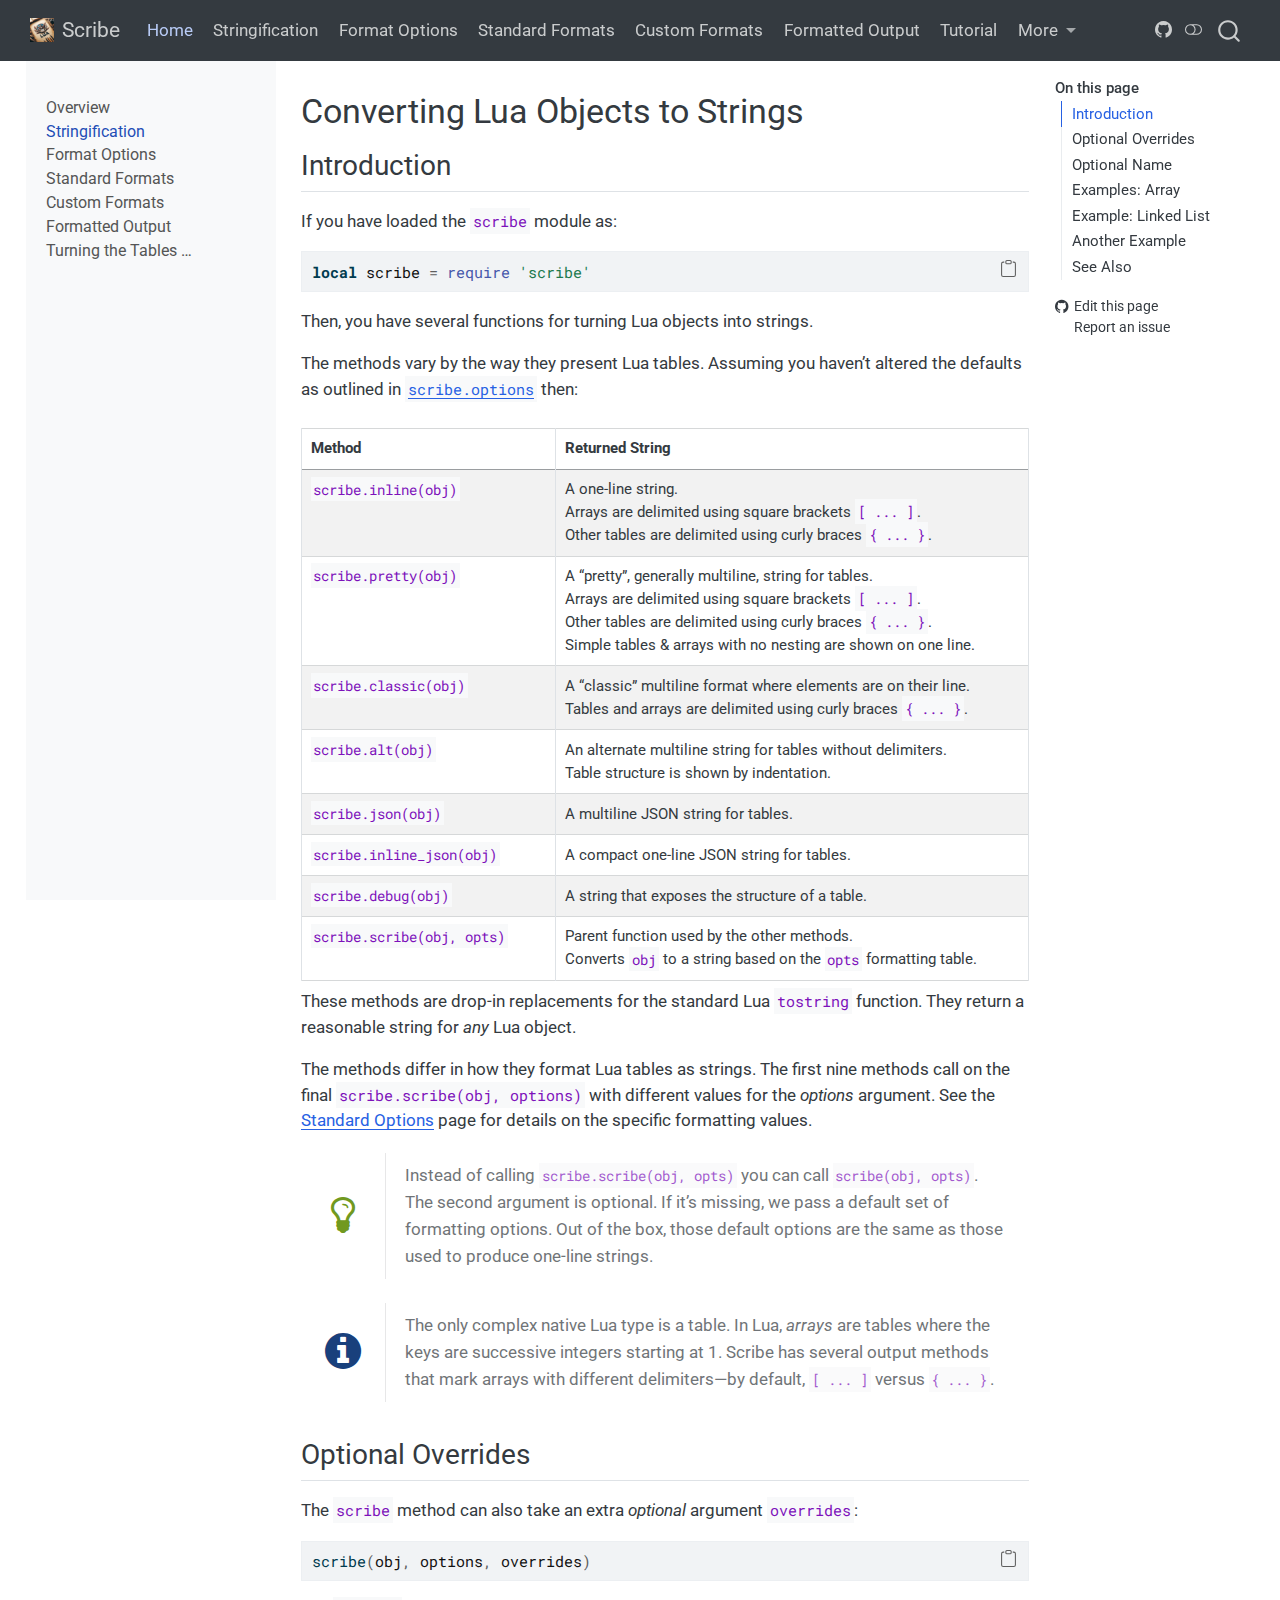
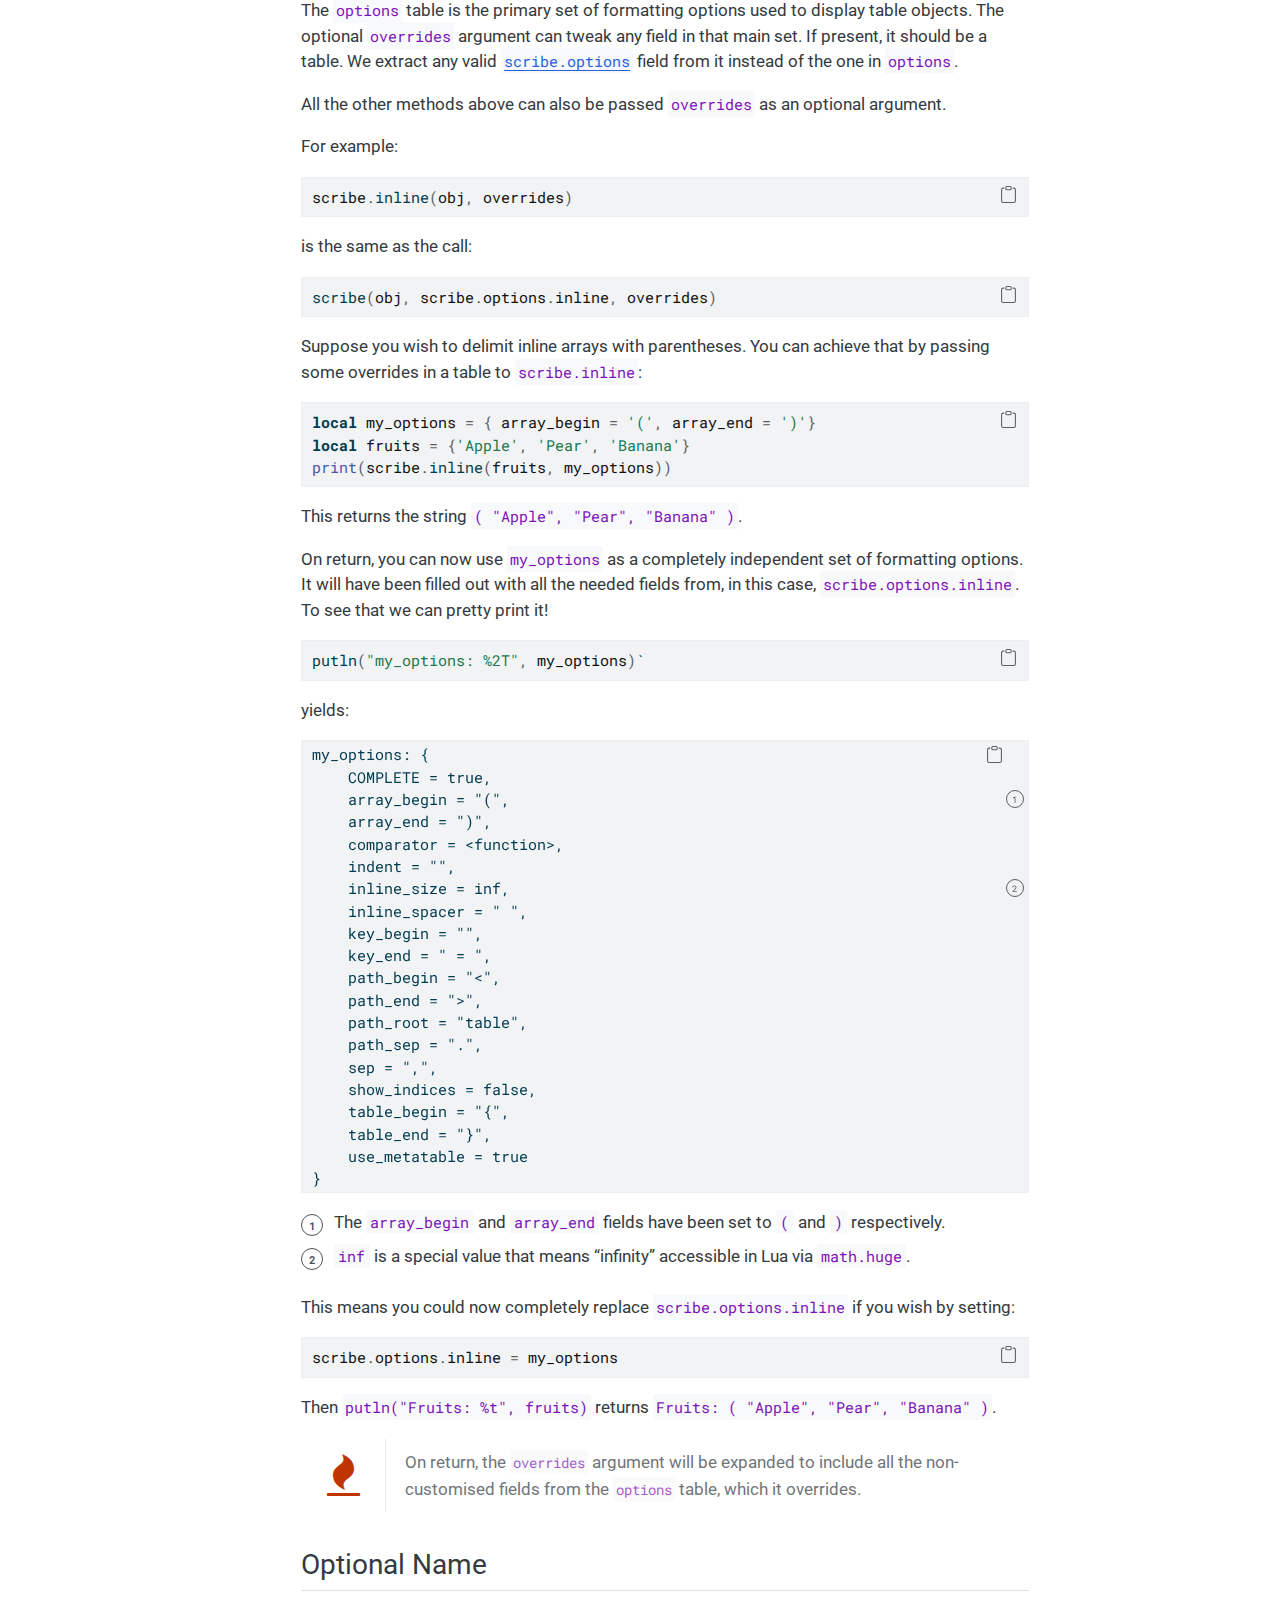
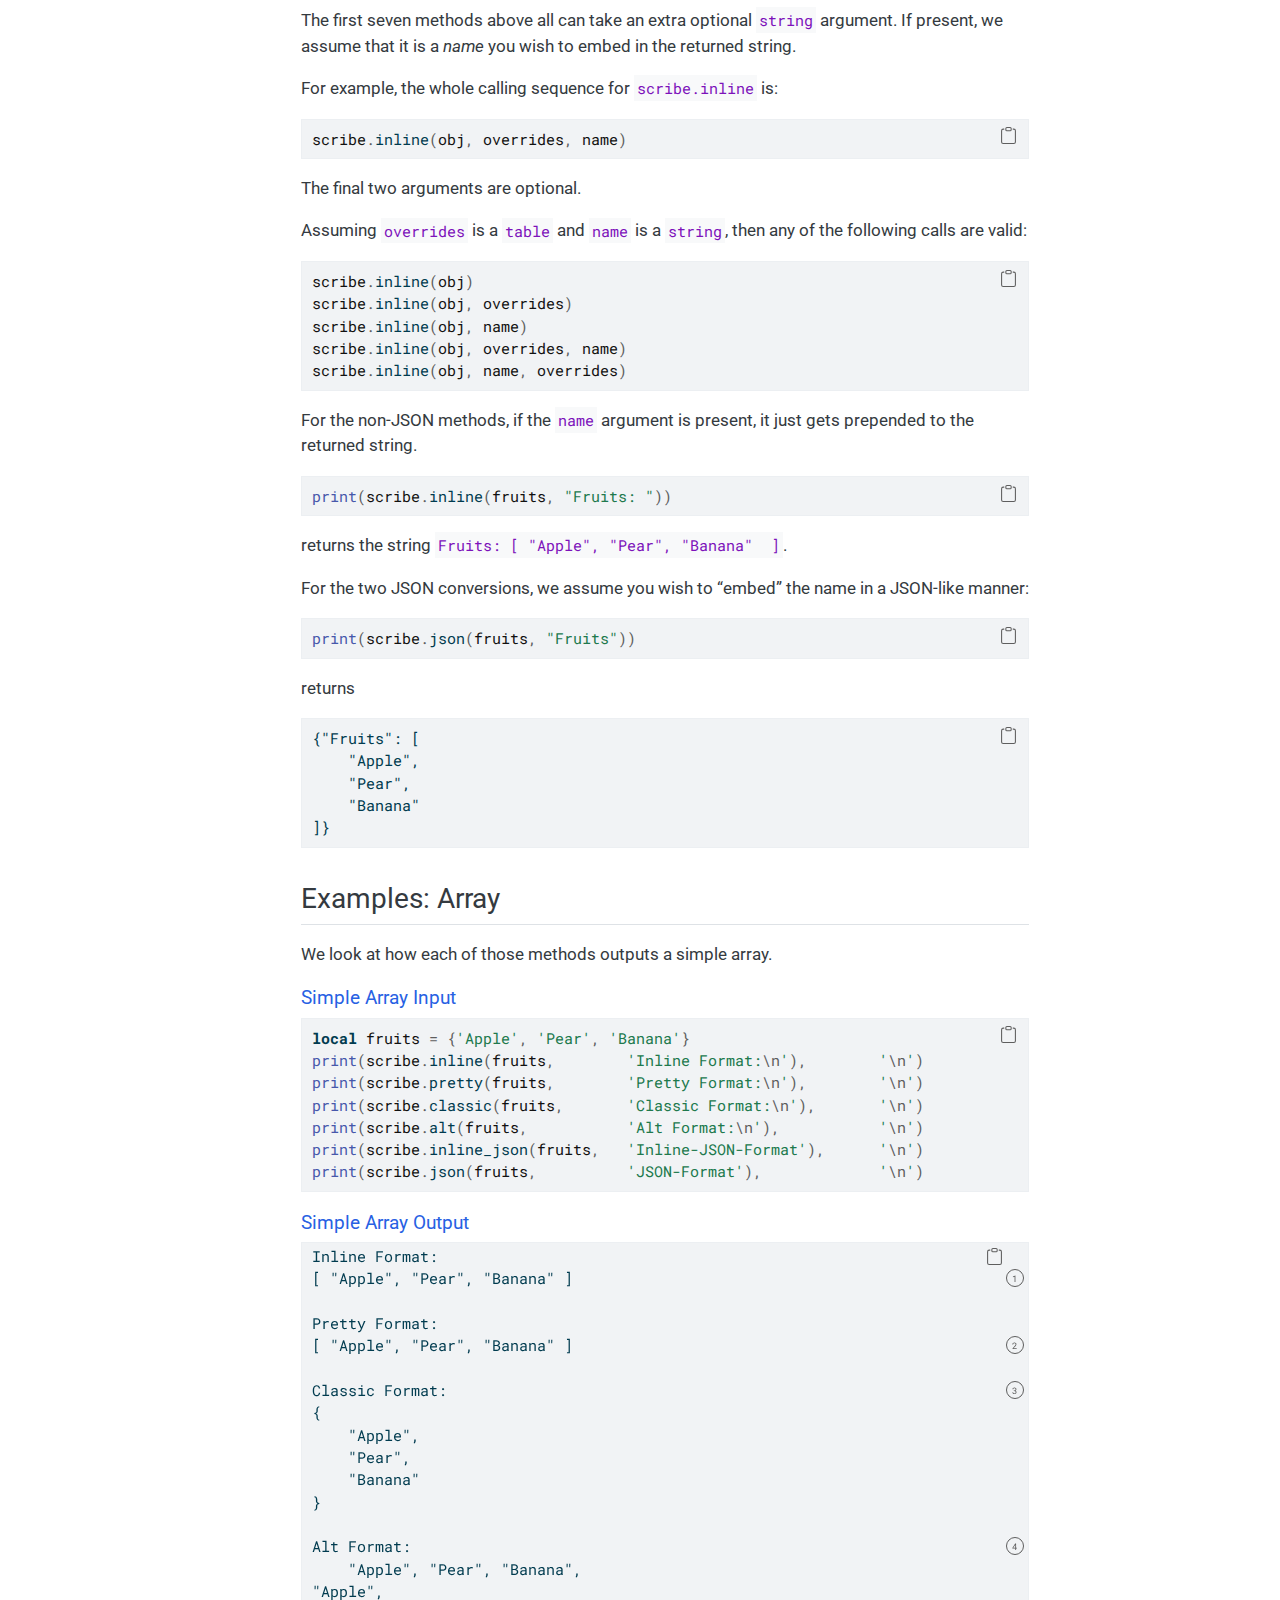
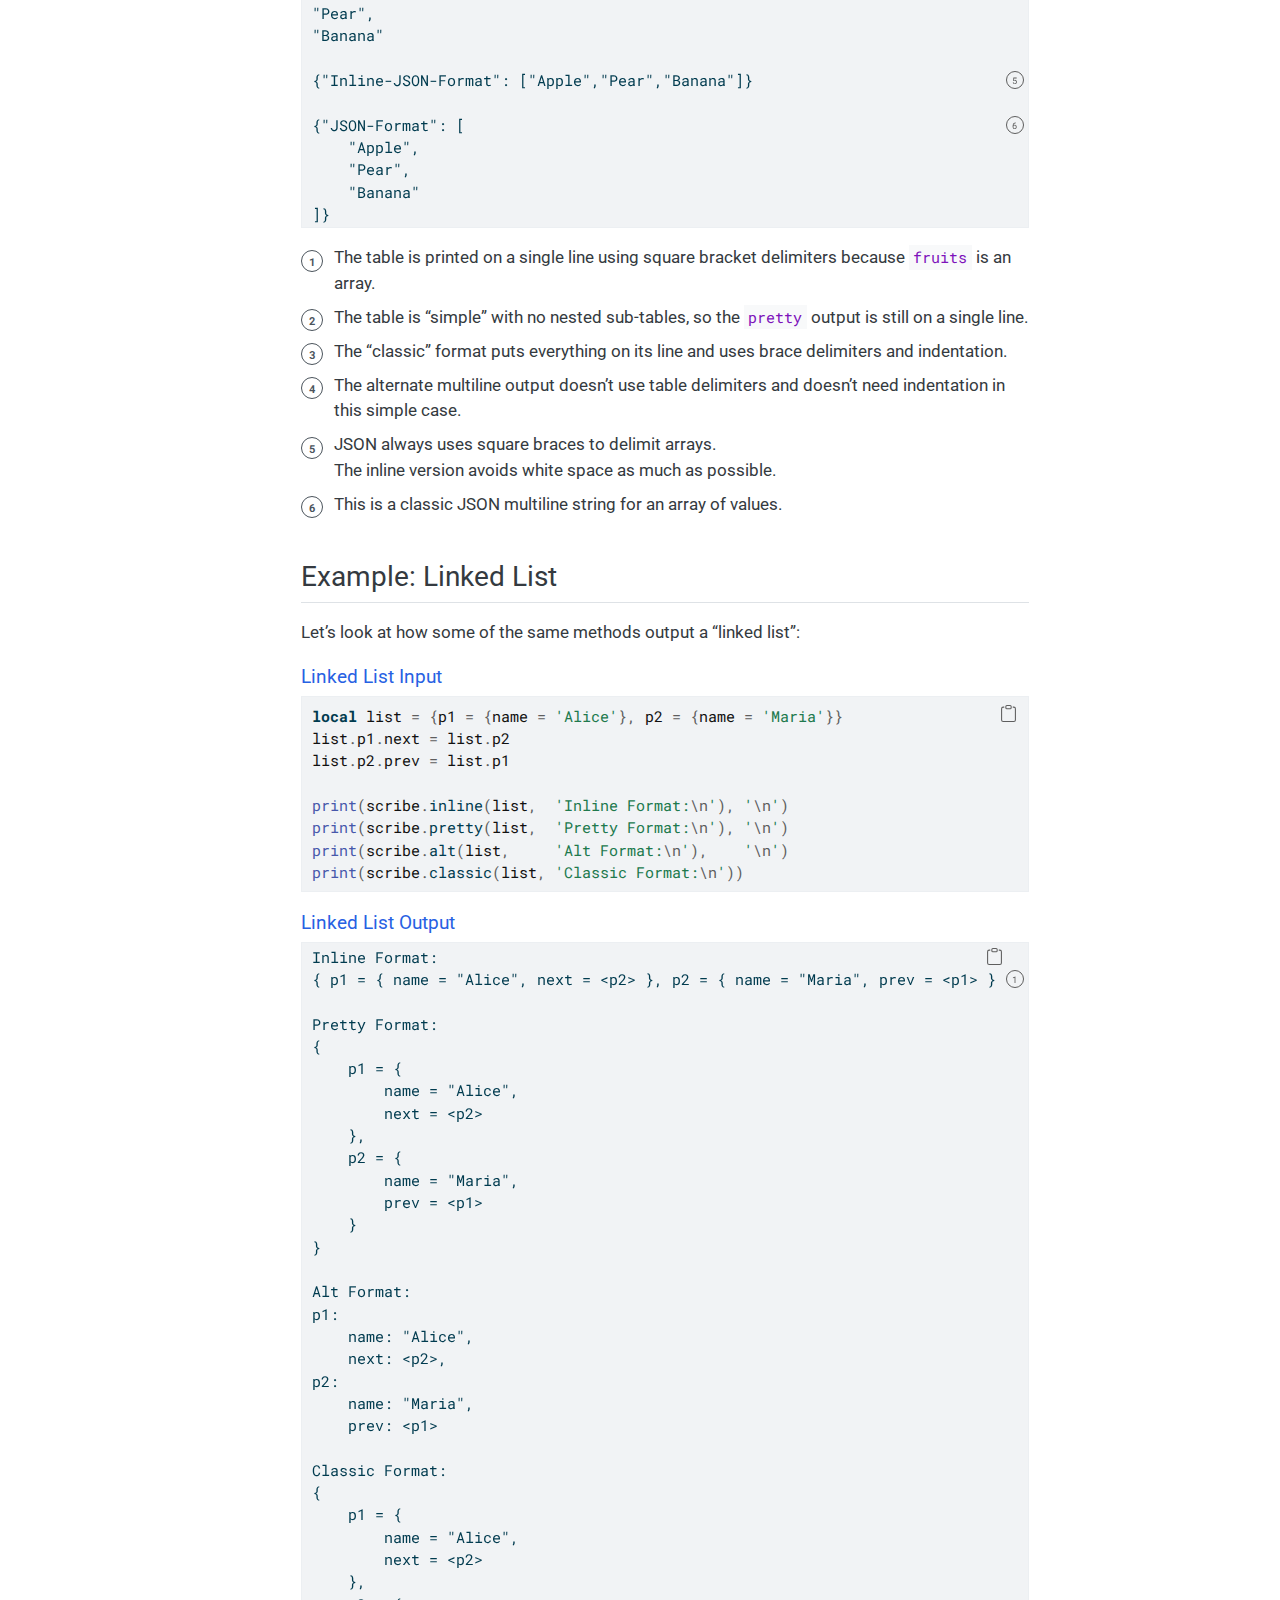
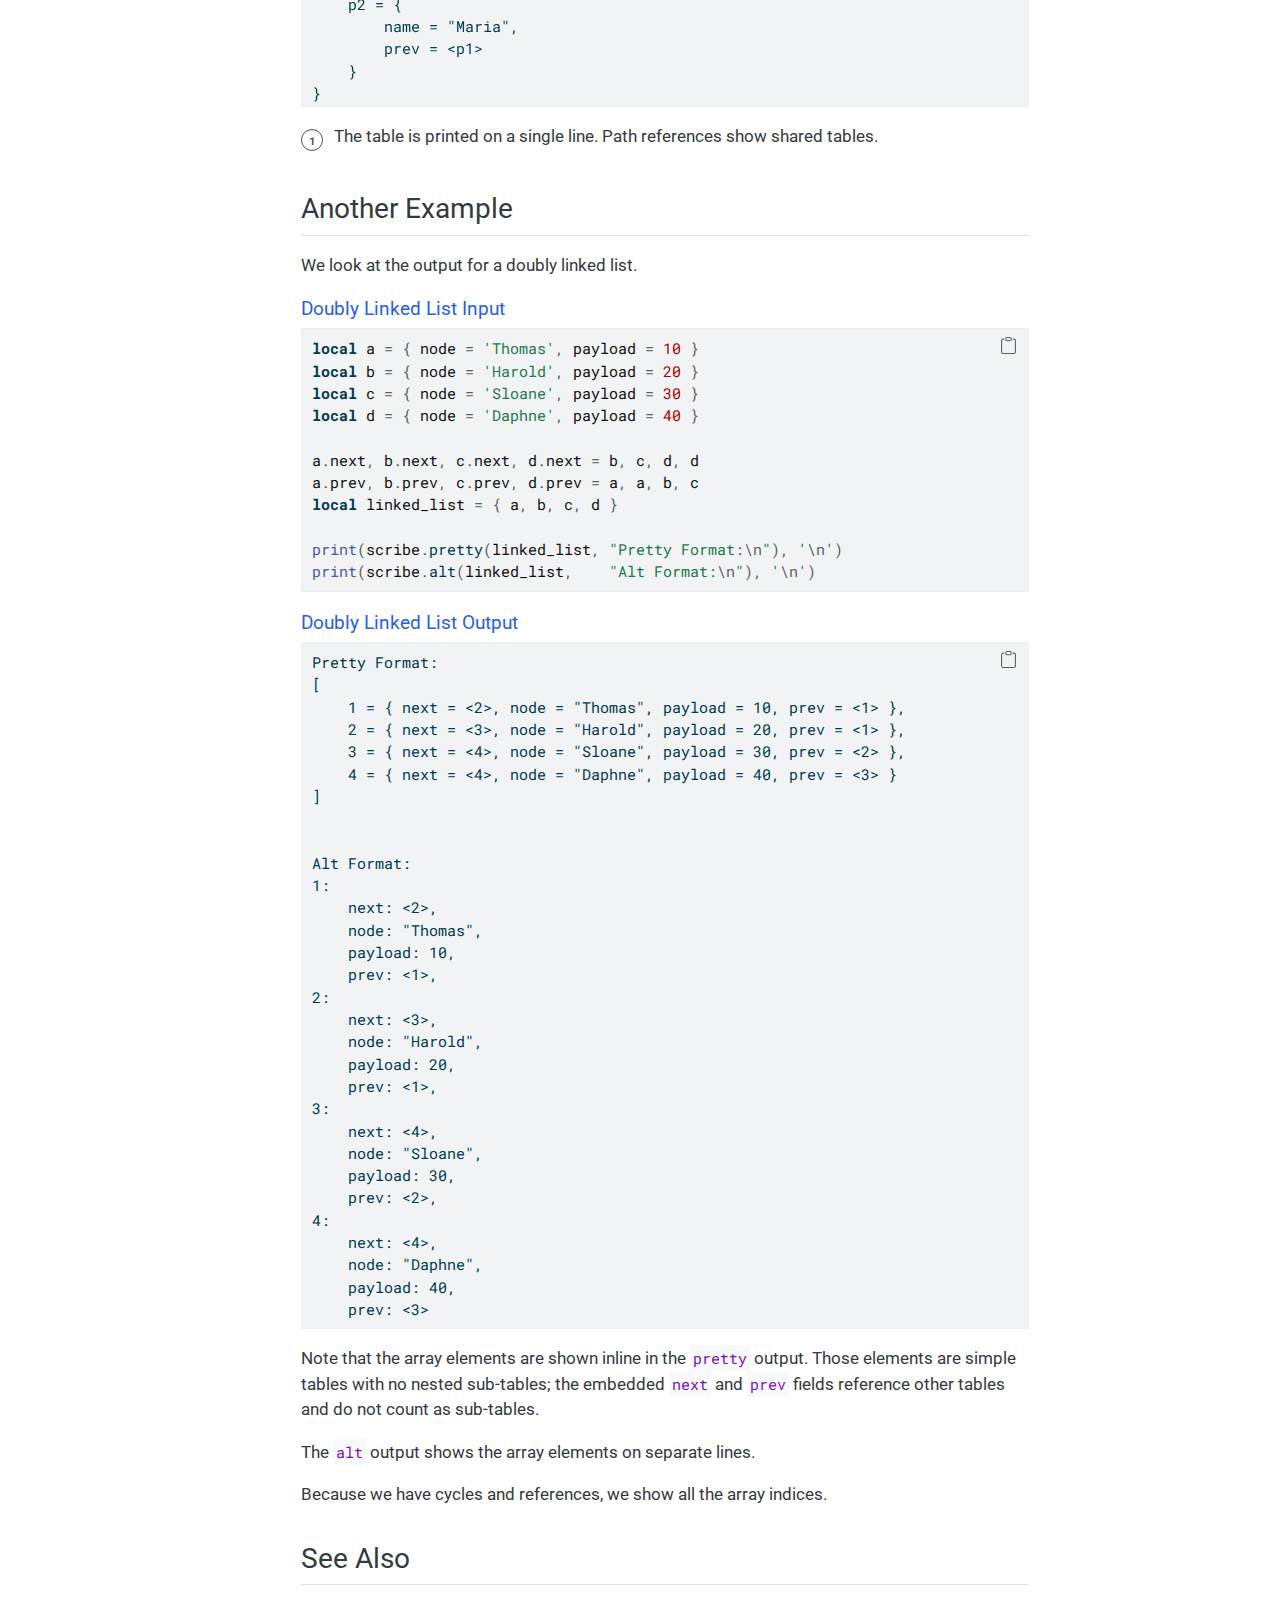
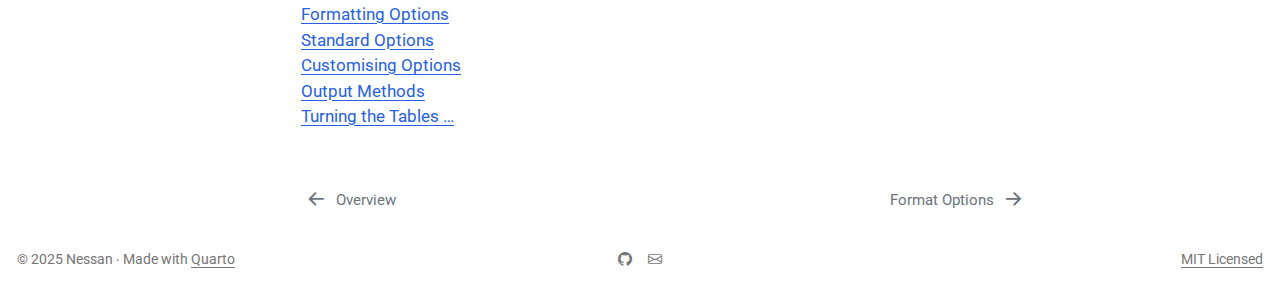
<file: pages/stringification.html>
<!DOCTYPE html>
<html xmlns="http://www.w3.org/1999/xhtml" lang="en" xml:lang="en"><head>

<meta charset="utf-8">
<meta name="generator" content="quarto-1.6.42">

<meta name="viewport" content="width=device-width, initial-scale=1.0, user-scalable=yes">


<title>Converting Lua Objects to Strings – Scribe</title>
<style>
code{white-space: pre-wrap;}
span.smallcaps{font-variant: small-caps;}
div.columns{display: flex; gap: min(4vw, 1.5em);}
div.column{flex: auto; overflow-x: auto;}
div.hanging-indent{margin-left: 1.5em; text-indent: -1.5em;}
ul.task-list{list-style: none;}
ul.task-list li input[type="checkbox"] {
  width: 0.8em;
  margin: 0 0.8em 0.2em -1em; /* quarto-specific, see https://github.com/quarto-dev/quarto-cli/issues/4556 */ 
  vertical-align: middle;
}
/* CSS for syntax highlighting */
pre > code.sourceCode { white-space: pre; position: relative; }
pre > code.sourceCode > span { line-height: 1.25; }
pre > code.sourceCode > span:empty { height: 1.2em; }
.sourceCode { overflow: visible; }
code.sourceCode > span { color: inherit; text-decoration: inherit; }
div.sourceCode { margin: 1em 0; }
pre.sourceCode { margin: 0; }
@media screen {
div.sourceCode { overflow: auto; }
}
@media print {
pre > code.sourceCode { white-space: pre-wrap; }
pre > code.sourceCode > span { display: inline-block; text-indent: -5em; padding-left: 5em; }
}
pre.numberSource code
  { counter-reset: source-line 0; }
pre.numberSource code > span
  { position: relative; left: -4em; counter-increment: source-line; }
pre.numberSource code > span > a:first-child::before
  { content: counter(source-line);
    position: relative; left: -1em; text-align: right; vertical-align: baseline;
    border: none; display: inline-block;
    -webkit-touch-callout: none; -webkit-user-select: none;
    -khtml-user-select: none; -moz-user-select: none;
    -ms-user-select: none; user-select: none;
    padding: 0 4px; width: 4em;
  }
pre.numberSource { margin-left: 3em;  padding-left: 4px; }
div.sourceCode
  {   }
@media screen {
pre > code.sourceCode > span > a:first-child::before { text-decoration: underline; }
}
</style>


<script src="../site_libs/quarto-nav/quarto-nav.js"></script>
<script src="../site_libs/clipboard/clipboard.min.js"></script>
<script src="../site_libs/quarto-search/autocomplete.umd.js"></script>
<script src="../site_libs/quarto-search/fuse.min.js"></script>
<script src="../site_libs/quarto-search/quarto-search.js"></script>
<meta name="quarto:offset" content="../">
<link href="../pages/format-options.html" rel="next">
<link href="../index.html" rel="prev">
<link href="../assets/images/logo.png" rel="icon" type="image/png">
<script src="../site_libs/quarto-html/quarto.js"></script>
<script src="../site_libs/quarto-html/popper.min.js"></script>
<script src="../site_libs/quarto-html/tippy.umd.min.js"></script>
<script src="../site_libs/quarto-html/anchor.min.js"></script>
<link href="../site_libs/quarto-html/tippy.css" rel="stylesheet">
<link href="../site_libs/quarto-html/quarto-syntax-highlighting-3dab89b00e5da3c21c7fdf7320ab4863.css" rel="stylesheet" class="quarto-color-scheme" id="quarto-text-highlighting-styles">
<link href="../site_libs/quarto-html/quarto-syntax-highlighting-dark-e8ca782b0f038343a77a11b3e6da11e9.css" rel="prefetch" class="quarto-color-scheme quarto-color-alternate" id="quarto-text-highlighting-styles">
<script src="../site_libs/bootstrap/bootstrap.min.js"></script>
<link href="../site_libs/bootstrap/bootstrap-icons.css" rel="stylesheet">
<link href="../site_libs/bootstrap/bootstrap-1c72929d01b0088021efc93cecacfdad.min.css" rel="stylesheet" append-hash="true" class="quarto-color-scheme" id="quarto-bootstrap" data-mode="light">
<link href="../site_libs/bootstrap/bootstrap-dark-fd7f26691d08b4217965b71eb792887a.min.css" rel="prefetch" append-hash="true" class="quarto-color-scheme quarto-color-alternate" id="quarto-bootstrap" data-mode="dark">
<link href="../site_libs/quarto-contrib/admonitions-1.0.0/admonitions.css" rel="stylesheet">
<script id="quarto-search-options" type="application/json">{
  "location": "navbar",
  "copy-button": false,
  "collapse-after": 3,
  "panel-placement": "end",
  "type": "overlay",
  "limit": 50,
  "keyboard-shortcut": [
    "f",
    "/",
    "s"
  ],
  "show-item-context": false,
  "language": {
    "search-no-results-text": "No results",
    "search-matching-documents-text": "matching documents",
    "search-copy-link-title": "Copy link to search",
    "search-hide-matches-text": "Hide additional matches",
    "search-more-match-text": "more match in this document",
    "search-more-matches-text": "more matches in this document",
    "search-clear-button-title": "Clear",
    "search-text-placeholder": "",
    "search-detached-cancel-button-title": "Cancel",
    "search-submit-button-title": "Submit",
    "search-label": "Search"
  }
}</script>
<script async="" src="https://www.googletagmanager.com/gtag/js?id=G-KN2F5ELKFN"></script>

<script type="text/javascript">

window.dataLayer = window.dataLayer || [];
function gtag(){dataLayer.push(arguments);}
gtag('js', new Date());
gtag('config', 'G-KN2F5ELKFN', { 'anonymize_ip': true});
</script>
<link rel="stylesheet" href="https://cdnjs.cloudflare.com/ajax/libs/font-awesome/4.7.0/css/font-awesome.min.css">


<meta property="og:title" content="Converting Lua Objects to Strings – Scribe">
<meta property="og:description" content="">
<meta property="og:image" content="https://nessan.github.io/scribe/pages/assets/images/logo.png">
<meta property="og:site_name" content="Scribe">
</head>

<body class="nav-sidebar floating nav-fixed">

<div id="quarto-search-results"></div>
  <header id="quarto-header" class="headroom fixed-top">
    <nav class="navbar navbar-expand-lg " data-bs-theme="dark">
      <div class="navbar-container container-fluid">
      <div class="navbar-brand-container mx-auto">
    <a href="../index.html" class="navbar-brand navbar-brand-logo">
    <img src="../assets/images/logo.png" alt="The Scribe Logo" class="navbar-logo">
    </a>
    <a class="navbar-brand" href="../index.html">
    <span class="navbar-title">Scribe</span>
    </a>
  </div>
            <div id="quarto-search" class="" title="Search"></div>
          <button class="navbar-toggler" type="button" data-bs-toggle="collapse" data-bs-target="#navbarCollapse" aria-controls="navbarCollapse" role="menu" aria-expanded="false" aria-label="Toggle navigation" onclick="if (window.quartoToggleHeadroom) { window.quartoToggleHeadroom(); }">
  <span class="navbar-toggler-icon"></span>
</button>
          <div class="collapse navbar-collapse" id="navbarCollapse">
            <ul class="navbar-nav navbar-nav-scroll me-auto">
  <li class="nav-item">
    <a class="nav-link active" href="../index.html" aria-current="page"> 
<span class="menu-text">Home</span></a>
  </li>  
  <li class="nav-item">
    <a class="nav-link" href="../pages/stringification.html"> 
<span class="menu-text">Stringification</span></a>
  </li>  
  <li class="nav-item">
    <a class="nav-link" href="../pages/format-options.html"> 
<span class="menu-text">Format Options</span></a>
  </li>  
  <li class="nav-item">
    <a class="nav-link" href="../pages/standard-formats.html"> 
<span class="menu-text">Standard Formats</span></a>
  </li>  
  <li class="nav-item">
    <a class="nav-link" href="../pages/custom-options.html"> 
<span class="menu-text">Custom Formats</span></a>
  </li>  
  <li class="nav-item">
    <a class="nav-link" href="../pages/formatted-output.html"> 
<span class="menu-text">Formatted Output</span></a>
  </li>  
  <li class="nav-item">
    <a class="nav-link" href="../pages/tutorial/index.html"> 
<span class="menu-text">Tutorial</span></a>
  </li>  
  <li class="nav-item dropdown ">
    <a class="nav-link dropdown-toggle" href="#" id="nav-menu-more" role="link" data-bs-toggle="dropdown" aria-expanded="false">
 <span class="menu-text">More</span>
    </a>
    <ul class="dropdown-menu" aria-labelledby="nav-menu-more">    
        <li>
    <a class="dropdown-item" href="https://github.com/nessan/scribe"><i class="bi bi-github" role="img">
</i> 
 <span class="dropdown-text">Project Repo</span></a>
  </li>  
        <li>
    <a class="dropdown-item" href="https://github.com/nessan/scribe/issues"><i class="bi bi-bug" role="img">
</i> 
 <span class="dropdown-text">Report a Bug</span></a>
  </li>  
        <li>
    <a class="dropdown-item" href="mailto:nzznfitz+gh@icloud.com"><i class="bi bi-chat-right-text" role="img">
</i> 
 <span class="dropdown-text">Ask a Question</span></a>
  </li>  
    </ul>
  </li>
</ul>
          </div> <!-- /navcollapse -->
            <div class="quarto-navbar-tools">
    <a href="https://github.com/nessan/scribe" title="GitHub repo" class="quarto-navigation-tool px-1" aria-label="GitHub repo"><i class="bi bi-github"></i></a>
  <a href="" class="quarto-color-scheme-toggle quarto-navigation-tool  px-1" onclick="window.quartoToggleColorScheme(); return false;" title="Toggle dark mode"><i class="bi"></i></a>
</div>
      </div> <!-- /container-fluid -->
    </nav>
  <nav class="quarto-secondary-nav">
    <div class="container-fluid d-flex">
      <button type="button" class="quarto-btn-toggle btn" data-bs-toggle="collapse" role="button" data-bs-target=".quarto-sidebar-collapse-item" aria-controls="quarto-sidebar" aria-expanded="false" aria-label="Toggle sidebar navigation" onclick="if (window.quartoToggleHeadroom) { window.quartoToggleHeadroom(); }">
        <i class="bi bi-layout-text-sidebar-reverse"></i>
      </button>
        <a class="flex-grow-1 no-decor" role="navigation" data-bs-toggle="collapse" data-bs-target=".quarto-sidebar-collapse-item" aria-controls="quarto-sidebar" aria-expanded="false" aria-label="Toggle sidebar navigation" onclick="if (window.quartoToggleHeadroom) { window.quartoToggleHeadroom(); }">      
          <h1 class="quarto-secondary-nav-title">Converting Lua Objects to Strings</h1>
        </a>     
    </div>
  </nav>
</header>
<!-- content -->
<div id="quarto-content" class="quarto-container page-columns page-rows-contents page-layout-article page-navbar">
<!-- sidebar -->
  <nav id="quarto-sidebar" class="sidebar collapse collapse-horizontal quarto-sidebar-collapse-item sidebar-navigation floating overflow-auto">
    <div class="sidebar-menu-container"> 
    <ul class="list-unstyled mt-1">
        <li class="sidebar-item">
  <div class="sidebar-item-container"> 
  <a href="../index.html" class="sidebar-item-text sidebar-link">
 <span class="menu-text">Overview</span></a>
  </div>
</li>
        <li class="sidebar-item">
  <div class="sidebar-item-container"> 
  <a href="../pages/stringification.html" class="sidebar-item-text sidebar-link active">
 <span class="menu-text">Stringification</span></a>
  </div>
</li>
        <li class="sidebar-item">
  <div class="sidebar-item-container"> 
  <a href="../pages/format-options.html" class="sidebar-item-text sidebar-link">
 <span class="menu-text">Format Options</span></a>
  </div>
</li>
        <li class="sidebar-item">
  <div class="sidebar-item-container"> 
  <a href="../pages/standard-formats.html" class="sidebar-item-text sidebar-link">
 <span class="menu-text">Standard Formats</span></a>
  </div>
</li>
        <li class="sidebar-item">
  <div class="sidebar-item-container"> 
  <a href="../pages/custom-options.html" class="sidebar-item-text sidebar-link">
 <span class="menu-text">Custom Formats</span></a>
  </div>
</li>
        <li class="sidebar-item">
  <div class="sidebar-item-container"> 
  <a href="../pages/formatted-output.html" class="sidebar-item-text sidebar-link">
 <span class="menu-text">Formatted Output</span></a>
  </div>
</li>
        <li class="sidebar-item">
  <div class="sidebar-item-container"> 
  <a href="../pages/tutorial/index.html" class="sidebar-item-text sidebar-link">
 <span class="menu-text">Turning the Tables …</span></a>
  </div>
</li>
    </ul>
    </div>
</nav>
<div id="quarto-sidebar-glass" class="quarto-sidebar-collapse-item" data-bs-toggle="collapse" data-bs-target=".quarto-sidebar-collapse-item"></div>
<!-- margin-sidebar -->
    <div id="quarto-margin-sidebar" class="sidebar margin-sidebar">
        <nav id="TOC" role="doc-toc" class="toc-active" data-toc-expanded="99">
    <h2 id="toc-title">On this page</h2>
   
  <ul>
  <li><a href="#introduction" id="toc-introduction" class="nav-link active" data-scroll-target="#introduction">Introduction</a></li>
  <li><a href="#optional-overrides" id="toc-optional-overrides" class="nav-link" data-scroll-target="#optional-overrides">Optional Overrides</a></li>
  <li><a href="#optional-name" id="toc-optional-name" class="nav-link" data-scroll-target="#optional-name">Optional Name</a></li>
  <li><a href="#examples-array" id="toc-examples-array" class="nav-link" data-scroll-target="#examples-array">Examples: Array</a></li>
  <li><a href="#example-linked-list" id="toc-example-linked-list" class="nav-link" data-scroll-target="#example-linked-list">Example: Linked List</a></li>
  <li><a href="#another-example" id="toc-another-example" class="nav-link" data-scroll-target="#another-example">Another Example</a></li>
  <li><a href="#see-also" id="toc-see-also" class="nav-link" data-scroll-target="#see-also">See Also</a></li>
  </ul>
<div class="toc-actions"><ul><li><a href="https://github.com/nessan/scribe/edit/main/docs/pages/stringification.qmd" class="toc-action"><i class="bi bi-github"></i>Edit this page</a></li><li><a href="https://github.com/nessan/scribe/issues/new/choose" class="toc-action"><i class="bi empty"></i>Report an issue</a></li></ul></div></nav>
    </div>
<!-- main -->
<main class="content" id="quarto-document-content">

<header id="title-block-header" class="quarto-title-block default">
<div class="quarto-title">
<h1 class="title d-none d-lg-block">Converting Lua Objects to Strings</h1>
</div>



<div class="quarto-title-meta">

    
  
    
  </div>
  


</header>


<section id="introduction" class="level2">
<h2 class="anchored" data-anchor-id="introduction">Introduction</h2>
<p>If you have loaded the <code>scribe</code> module as:</p>
<div class="sourceCode" id="cb1"><pre class="sourceCode lua code-with-copy"><code class="sourceCode lua"><span id="cb1-1"><a href="#cb1-1" aria-hidden="true" tabindex="-1"></a><span class="kw">local</span> <span class="va">scribe</span> <span class="op">=</span> <span class="fu">require</span> <span class="st">'scribe'</span></span></code><button title="Copy to Clipboard" class="code-copy-button"><i class="bi"></i></button></pre></div>
<p>Then, you have several functions for turning Lua objects into strings.</p>
<p>The methods vary by the way they present Lua tables. Assuming you haven’t altered the defaults as outlined in <a href="../pages/format-options.html"><code>scribe.options</code></a> then:</p>
<div class="table-responsive">
<table class="table-bordered table-striped table-hover caption-top table">
<colgroup>
<col style="width: 35%">
<col style="width: 65%">
</colgroup>
<thead>
<tr class="header">
<th>Method</th>
<th>Returned String</th>
</tr>
</thead>
<tbody>
<tr class="odd">
<td><code>scribe.inline(obj)</code></td>
<td>A one-line string. <br> Arrays are delimited using square brackets <code>[ ... ]</code>. <br> Other tables are delimited using curly braces <code>{ ... }</code>.</td>
</tr>
<tr class="even">
<td><code>scribe.pretty(obj)</code></td>
<td>A “pretty”, generally multiline, string for tables. <br> Arrays are delimited using square brackets <code>[ ... ]</code>. <br> Other tables are delimited using curly braces <code>{ ... }</code>. <br> Simple tables &amp; arrays with no nesting are shown on one line.</td>
</tr>
<tr class="odd">
<td><code>scribe.classic(obj)</code></td>
<td>A “classic” multiline format where elements are on their line. <br> Tables and arrays are delimited using curly braces <code>{ ... }</code>.</td>
</tr>
<tr class="even">
<td><code>scribe.alt(obj)</code></td>
<td>An alternate multiline string for tables without delimiters. <br> Table structure is shown by indentation.</td>
</tr>
<tr class="odd">
<td><code>scribe.json(obj)</code></td>
<td>A multiline JSON string for tables.</td>
</tr>
<tr class="even">
<td><code>scribe.inline_json(obj)</code></td>
<td>A compact one-line JSON string for tables.</td>
</tr>
<tr class="odd">
<td><code>scribe.debug(obj)</code></td>
<td>A string that exposes the structure of a table.</td>
</tr>
<tr class="even">
<td><code>scribe.scribe(obj, opts)</code></td>
<td>Parent function used by the other methods. <br> Converts <code>obj</code> to a string based on the <code>opts</code> formatting table.</td>
</tr>
</tbody>
</table>
</div>
<p>These methods are drop-in replacements for the standard Lua <code>tostring</code> function. They return a reasonable string for <em>any</em> Lua object.</p>
<p>The methods differ in how they format Lua tables as strings. The first nine methods call on the final <code>scribe.scribe(obj, options)</code> with different values for the <em>options</em> argument. See the <a href="../pages/standard-formats.html">Standard Options</a> page for details on the specific formatting values.</p>
<div class="admonition tip">
    <table><tbody><tr>
    <td class="icon"> <i class="fa icon-tip" title="Tip"></i></td>
    <td class="content">
    
Instead of calling <code>scribe.scribe(obj, opts)</code> you can call <code>scribe(obj, opts)</code>. The second argument is optional. If it’s missing, we pass a default set of formatting options. Out of the box, those default options are the same as those used to produce one-line strings.
</td></tr></tbody></table></div>
<div class="admonition note">
    <table><tbody><tr>
    <td class="icon"> <i class="fa icon-note" title="Note"></i></td>
    <td class="content">
    
The only complex native Lua type is a table. In Lua, <em>arrays</em> are tables where the keys are successive integers starting at 1. Scribe has several output methods that mark arrays with different delimiters—by default, <code>[ ... ]</code> versus <code>{ ... }</code>.
</td></tr></tbody></table></div>
</section>
<section id="optional-overrides" class="level2">
<h2 class="anchored" data-anchor-id="optional-overrides">Optional Overrides</h2>
<p>The <code>scribe</code> method can also take an extra <em>optional</em> argument <code>overrides</code>:</p>
<div class="sourceCode" id="cb2"><pre class="sourceCode lua code-with-copy"><code class="sourceCode lua"><span id="cb2-1"><a href="#cb2-1" aria-hidden="true" tabindex="-1"></a>scribe<span class="op">(</span><span class="va">obj</span><span class="op">,</span> <span class="va">options</span><span class="op">,</span> <span class="va">overrides</span><span class="op">)</span></span></code><button title="Copy to Clipboard" class="code-copy-button"><i class="bi"></i></button></pre></div>
<p>The <code>options</code> table is the primary set of formatting options used to display table objects. The optional <code>overrides</code> argument can tweak any field in that main set. If present, it should be a table. We extract any valid <a href="../pages/format-options.html"><code>scribe.options</code></a> field from it instead of the one in <code>options</code>.</p>
<p>All the other methods above can also be passed <code>overrides</code> as an optional argument.</p>
<p>For example:</p>
<div class="sourceCode" id="cb3"><pre class="sourceCode lua code-with-copy"><code class="sourceCode lua"><span id="cb3-1"><a href="#cb3-1" aria-hidden="true" tabindex="-1"></a><span class="va">scribe</span><span class="op">.</span>inline<span class="op">(</span><span class="va">obj</span><span class="op">,</span> <span class="va">overrides</span><span class="op">)</span></span></code><button title="Copy to Clipboard" class="code-copy-button"><i class="bi"></i></button></pre></div>
<p>is the same as the call:</p>
<div class="sourceCode" id="cb4"><pre class="sourceCode lua code-with-copy"><code class="sourceCode lua"><span id="cb4-1"><a href="#cb4-1" aria-hidden="true" tabindex="-1"></a>scribe<span class="op">(</span><span class="va">obj</span><span class="op">,</span> <span class="va">scribe</span><span class="op">.</span><span class="va">options</span><span class="op">.</span><span class="va">inline</span><span class="op">,</span> <span class="va">overrides</span><span class="op">)</span></span></code><button title="Copy to Clipboard" class="code-copy-button"><i class="bi"></i></button></pre></div>
<p>Suppose you wish to delimit inline arrays with parentheses. You can achieve that by passing some overrides in a table to <code>scribe.inline</code>:</p>
<div class="sourceCode" id="cb5"><pre class="sourceCode lua code-with-copy"><code class="sourceCode lua"><span id="cb5-1"><a href="#cb5-1" aria-hidden="true" tabindex="-1"></a><span class="kw">local</span> <span class="va">my_options</span> <span class="op">=</span> <span class="op">{</span> <span class="va">array_begin</span> <span class="op">=</span> <span class="st">'('</span><span class="op">,</span> <span class="va">array_end</span> <span class="op">=</span> <span class="st">')'</span><span class="op">}</span></span>
<span id="cb5-2"><a href="#cb5-2" aria-hidden="true" tabindex="-1"></a><span class="kw">local</span> <span class="va">fruits</span> <span class="op">=</span> <span class="op">{</span><span class="st">'Apple'</span><span class="op">,</span> <span class="st">'Pear'</span><span class="op">,</span> <span class="st">'Banana'</span><span class="op">}</span></span>
<span id="cb5-3"><a href="#cb5-3" aria-hidden="true" tabindex="-1"></a><span class="fu">print</span><span class="op">(</span><span class="va">scribe</span><span class="op">.</span>inline<span class="op">(</span><span class="va">fruits</span><span class="op">,</span> <span class="va">my_options</span><span class="op">))</span></span></code><button title="Copy to Clipboard" class="code-copy-button"><i class="bi"></i></button></pre></div>
<p>This returns the string <code>( "Apple", "Pear", "Banana" )</code>.</p>
<p>On return, you can now use <code>my_options</code> as a completely independent set of formatting options. It will have been filled out with all the needed fields from, in this case, <code>scribe.options.inline</code>. To see that we can pretty print it!</p>
<div class="sourceCode" id="cb6"><pre class="sourceCode lua code-with-copy"><code class="sourceCode lua"><span id="cb6-1"><a href="#cb6-1" aria-hidden="true" tabindex="-1"></a>putln<span class="op">(</span><span class="st">"my_options: %2T"</span><span class="op">,</span> <span class="va">my_options</span><span class="op">)</span>`</span></code><button title="Copy to Clipboard" class="code-copy-button"><i class="bi"></i></button></pre></div>
<p>yields:</p>
<div class="sourceCode" id="annotated-cell-7"><pre class="sourceCode txt code-annotation-code code-with-copy code-annotated"><code class="sourceCode default"><span id="annotated-cell-7-1"><a href="#annotated-cell-7-1" aria-hidden="true" tabindex="-1"></a>my_options: {</span>
<span id="annotated-cell-7-2"><a href="#annotated-cell-7-2" aria-hidden="true" tabindex="-1"></a>    COMPLETE = true,</span>
<a class="code-annotation-anchor" data-target-cell="annotated-cell-7" data-target-annotation="1" onclick="event.preventDefault();">1</a><span id="annotated-cell-7-3" class="code-annotation-target"><a href="#annotated-cell-7-3" aria-hidden="true" tabindex="-1"></a>    array_begin = "(",</span>
<span id="annotated-cell-7-4"><a href="#annotated-cell-7-4" aria-hidden="true" tabindex="-1"></a>    array_end = ")",</span>
<span id="annotated-cell-7-5"><a href="#annotated-cell-7-5" aria-hidden="true" tabindex="-1"></a>    comparator = &lt;function&gt;,</span>
<span id="annotated-cell-7-6"><a href="#annotated-cell-7-6" aria-hidden="true" tabindex="-1"></a>    indent = "",</span>
<a class="code-annotation-anchor" data-target-cell="annotated-cell-7" data-target-annotation="2" onclick="event.preventDefault();">2</a><span id="annotated-cell-7-7" class="code-annotation-target"><a href="#annotated-cell-7-7" aria-hidden="true" tabindex="-1"></a>    inline_size = inf,</span>
<span id="annotated-cell-7-8"><a href="#annotated-cell-7-8" aria-hidden="true" tabindex="-1"></a>    inline_spacer = " ",</span>
<span id="annotated-cell-7-9"><a href="#annotated-cell-7-9" aria-hidden="true" tabindex="-1"></a>    key_begin = "",</span>
<span id="annotated-cell-7-10"><a href="#annotated-cell-7-10" aria-hidden="true" tabindex="-1"></a>    key_end = " = ",</span>
<span id="annotated-cell-7-11"><a href="#annotated-cell-7-11" aria-hidden="true" tabindex="-1"></a>    path_begin = "&lt;",</span>
<span id="annotated-cell-7-12"><a href="#annotated-cell-7-12" aria-hidden="true" tabindex="-1"></a>    path_end = "&gt;",</span>
<span id="annotated-cell-7-13"><a href="#annotated-cell-7-13" aria-hidden="true" tabindex="-1"></a>    path_root = "table",</span>
<span id="annotated-cell-7-14"><a href="#annotated-cell-7-14" aria-hidden="true" tabindex="-1"></a>    path_sep = ".",</span>
<span id="annotated-cell-7-15"><a href="#annotated-cell-7-15" aria-hidden="true" tabindex="-1"></a>    sep = ",",</span>
<span id="annotated-cell-7-16"><a href="#annotated-cell-7-16" aria-hidden="true" tabindex="-1"></a>    show_indices = false,</span>
<span id="annotated-cell-7-17"><a href="#annotated-cell-7-17" aria-hidden="true" tabindex="-1"></a>    table_begin = "{",</span>
<span id="annotated-cell-7-18"><a href="#annotated-cell-7-18" aria-hidden="true" tabindex="-1"></a>    table_end = "}",</span>
<span id="annotated-cell-7-19"><a href="#annotated-cell-7-19" aria-hidden="true" tabindex="-1"></a>    use_metatable = true</span>
<span id="annotated-cell-7-20"><a href="#annotated-cell-7-20" aria-hidden="true" tabindex="-1"></a>}</span><div class="code-annotation-gutter-bg"></div><div class="code-annotation-gutter"></div></code><button title="Copy to Clipboard" class="code-copy-button"><i class="bi"></i></button></pre></div>
<dl class="code-annotation-container-grid">
<dt data-target-cell="annotated-cell-7" data-target-annotation="1">1</dt>
<dd>
<span data-code-cell="annotated-cell-7" data-code-lines="3" data-code-annotation="1">The <code>array_begin</code> and <code>array_end</code> fields have been set to <code>(</code> and <code>)</code> respectively.</span>
</dd>
<dt data-target-cell="annotated-cell-7" data-target-annotation="2">2</dt>
<dd>
<span data-code-cell="annotated-cell-7" data-code-lines="7" data-code-annotation="2"><code>inf</code> is a special value that means “infinity” accessible in Lua via <code>math.huge</code>.</span>
</dd>
</dl>
<p>This means you could now completely replace <code>scribe.options.inline</code> if you wish by setting:</p>
<div class="sourceCode" id="cb7"><pre class="sourceCode lua code-with-copy"><code class="sourceCode lua"><span id="cb7-1"><a href="#cb7-1" aria-hidden="true" tabindex="-1"></a><span class="va">scribe</span><span class="op">.</span><span class="va">options</span><span class="op">.</span><span class="va">inline</span> <span class="op">=</span> <span class="va">my_options</span></span></code><button title="Copy to Clipboard" class="code-copy-button"><i class="bi"></i></button></pre></div>
<p>Then <code>putln("Fruits: %t", fruits)</code> returns <code>Fruits: ( "Apple", "Pear", "Banana" )</code>.</p>
<div class="admonition caution">
    <table><tbody><tr>
    <td class="icon"> <i class="fa icon-caution" title="Caution"></i></td>
    <td class="content">
    
On return, the <code>overrides</code> argument will be expanded to include all the non-customised fields from the <code>options</code> table, which it overrides.
</td></tr></tbody></table></div>
</section>
<section id="optional-name" class="level2">
<h2 class="anchored" data-anchor-id="optional-name">Optional Name</h2>
<p>The first seven methods above all can take an extra optional <code>string</code> argument. If present, we assume that it is a <em>name</em> you wish to embed in the returned string.</p>
<p>For example, the whole calling sequence for <code>scribe.inline</code> is:</p>
<div class="sourceCode" id="cb8"><pre class="sourceCode lua code-with-copy"><code class="sourceCode lua"><span id="cb8-1"><a href="#cb8-1" aria-hidden="true" tabindex="-1"></a><span class="va">scribe</span><span class="op">.</span>inline<span class="op">(</span><span class="va">obj</span><span class="op">,</span> <span class="va">overrides</span><span class="op">,</span> <span class="va">name</span><span class="op">)</span></span></code><button title="Copy to Clipboard" class="code-copy-button"><i class="bi"></i></button></pre></div>
<p>The final two arguments are optional.</p>
<p>Assuming <code>overrides</code> is a <code>table</code> and <code>name</code> is a <code>string</code>, then any of the following calls are valid:</p>
<div class="sourceCode" id="cb9"><pre class="sourceCode lua code-with-copy"><code class="sourceCode lua"><span id="cb9-1"><a href="#cb9-1" aria-hidden="true" tabindex="-1"></a><span class="va">scribe</span><span class="op">.</span>inline<span class="op">(</span><span class="va">obj</span><span class="op">)</span></span>
<span id="cb9-2"><a href="#cb9-2" aria-hidden="true" tabindex="-1"></a><span class="va">scribe</span><span class="op">.</span>inline<span class="op">(</span><span class="va">obj</span><span class="op">,</span> <span class="va">overrides</span><span class="op">)</span></span>
<span id="cb9-3"><a href="#cb9-3" aria-hidden="true" tabindex="-1"></a><span class="va">scribe</span><span class="op">.</span>inline<span class="op">(</span><span class="va">obj</span><span class="op">,</span> <span class="va">name</span><span class="op">)</span></span>
<span id="cb9-4"><a href="#cb9-4" aria-hidden="true" tabindex="-1"></a><span class="va">scribe</span><span class="op">.</span>inline<span class="op">(</span><span class="va">obj</span><span class="op">,</span> <span class="va">overrides</span><span class="op">,</span> <span class="va">name</span><span class="op">)</span></span>
<span id="cb9-5"><a href="#cb9-5" aria-hidden="true" tabindex="-1"></a><span class="va">scribe</span><span class="op">.</span>inline<span class="op">(</span><span class="va">obj</span><span class="op">,</span> <span class="va">name</span><span class="op">,</span> <span class="va">overrides</span><span class="op">)</span></span></code><button title="Copy to Clipboard" class="code-copy-button"><i class="bi"></i></button></pre></div>
<p>For the non-JSON methods, if the <code>name</code> argument is present, it just gets prepended to the returned string.</p>
<div class="sourceCode" id="cb10"><pre class="sourceCode lua code-with-copy"><code class="sourceCode lua"><span id="cb10-1"><a href="#cb10-1" aria-hidden="true" tabindex="-1"></a><span class="fu">print</span><span class="op">(</span><span class="va">scribe</span><span class="op">.</span>inline<span class="op">(</span><span class="va">fruits</span><span class="op">,</span> <span class="st">"Fruits: "</span><span class="op">))</span></span></code><button title="Copy to Clipboard" class="code-copy-button"><i class="bi"></i></button></pre></div>
<p>returns the string <code>Fruits: [ "Apple", "Pear", "Banana"  ]</code>.</p>
<p>For the two JSON conversions, we assume you wish to “embed” the name in a JSON-like manner:</p>
<div class="sourceCode" id="cb11"><pre class="sourceCode lua code-with-copy"><code class="sourceCode lua"><span id="cb11-1"><a href="#cb11-1" aria-hidden="true" tabindex="-1"></a><span class="fu">print</span><span class="op">(</span><span class="va">scribe</span><span class="op">.</span>json<span class="op">(</span><span class="va">fruits</span><span class="op">,</span> <span class="st">"Fruits"</span><span class="op">))</span></span></code><button title="Copy to Clipboard" class="code-copy-button"><i class="bi"></i></button></pre></div>
<p>returns</p>
<div class="sourceCode" id="cb12"><pre class="sourceCode txt code-with-copy"><code class="sourceCode default"><span id="cb12-1"><a href="#cb12-1" aria-hidden="true" tabindex="-1"></a>{"Fruits": [</span>
<span id="cb12-2"><a href="#cb12-2" aria-hidden="true" tabindex="-1"></a>    "Apple",</span>
<span id="cb12-3"><a href="#cb12-3" aria-hidden="true" tabindex="-1"></a>    "Pear",</span>
<span id="cb12-4"><a href="#cb12-4" aria-hidden="true" tabindex="-1"></a>    "Banana"</span>
<span id="cb12-5"><a href="#cb12-5" aria-hidden="true" tabindex="-1"></a>]}</span></code><button title="Copy to Clipboard" class="code-copy-button"><i class="bi"></i></button></pre></div>
</section>
<section id="examples-array" class="level2">
<h2 class="anchored" data-anchor-id="examples-array">Examples: Array</h2>
<p>We look at how each of those methods outputs a simple array.</p>
<p><span class="bt">Simple Array Input</span></p>
<div class="sourceCode" id="cb13"><pre class="sourceCode lua code-with-copy"><code class="sourceCode lua"><span id="cb13-1"><a href="#cb13-1" aria-hidden="true" tabindex="-1"></a><span class="kw">local</span> <span class="va">fruits</span> <span class="op">=</span> <span class="op">{</span><span class="st">'Apple'</span><span class="op">,</span> <span class="st">'Pear'</span><span class="op">,</span> <span class="st">'Banana'</span><span class="op">}</span></span>
<span id="cb13-2"><a href="#cb13-2" aria-hidden="true" tabindex="-1"></a><span class="fu">print</span><span class="op">(</span><span class="va">scribe</span><span class="op">.</span>inline<span class="op">(</span><span class="va">fruits</span><span class="op">,</span>        <span class="st">'Inline Format:</span><span class="sc">\n</span><span class="st">'</span><span class="op">),</span>        <span class="st">'</span><span class="sc">\n</span><span class="st">'</span><span class="op">)</span></span>
<span id="cb13-3"><a href="#cb13-3" aria-hidden="true" tabindex="-1"></a><span class="fu">print</span><span class="op">(</span><span class="va">scribe</span><span class="op">.</span>pretty<span class="op">(</span><span class="va">fruits</span><span class="op">,</span>        <span class="st">'Pretty Format:</span><span class="sc">\n</span><span class="st">'</span><span class="op">),</span>        <span class="st">'</span><span class="sc">\n</span><span class="st">'</span><span class="op">)</span></span>
<span id="cb13-4"><a href="#cb13-4" aria-hidden="true" tabindex="-1"></a><span class="fu">print</span><span class="op">(</span><span class="va">scribe</span><span class="op">.</span>classic<span class="op">(</span><span class="va">fruits</span><span class="op">,</span>       <span class="st">'Classic Format:</span><span class="sc">\n</span><span class="st">'</span><span class="op">),</span>       <span class="st">'</span><span class="sc">\n</span><span class="st">'</span><span class="op">)</span></span>
<span id="cb13-5"><a href="#cb13-5" aria-hidden="true" tabindex="-1"></a><span class="fu">print</span><span class="op">(</span><span class="va">scribe</span><span class="op">.</span>alt<span class="op">(</span><span class="va">fruits</span><span class="op">,</span>           <span class="st">'Alt Format:</span><span class="sc">\n</span><span class="st">'</span><span class="op">),</span>           <span class="st">'</span><span class="sc">\n</span><span class="st">'</span><span class="op">)</span></span>
<span id="cb13-6"><a href="#cb13-6" aria-hidden="true" tabindex="-1"></a><span class="fu">print</span><span class="op">(</span><span class="va">scribe</span><span class="op">.</span>inline_json<span class="op">(</span><span class="va">fruits</span><span class="op">,</span>   <span class="st">'Inline-JSON-Format'</span><span class="op">),</span>      <span class="st">'</span><span class="sc">\n</span><span class="st">'</span><span class="op">)</span></span>
<span id="cb13-7"><a href="#cb13-7" aria-hidden="true" tabindex="-1"></a><span class="fu">print</span><span class="op">(</span><span class="va">scribe</span><span class="op">.</span>json<span class="op">(</span><span class="va">fruits</span><span class="op">,</span>          <span class="st">'JSON-Format'</span><span class="op">),</span>             <span class="st">'</span><span class="sc">\n</span><span class="st">'</span><span class="op">)</span></span></code><button title="Copy to Clipboard" class="code-copy-button"><i class="bi"></i></button></pre></div>
<p><span class="bt">Simple Array Output</span></p>
<div class="sourceCode" id="annotated-cell-15"><pre class="sourceCode txt code-annotation-code code-with-copy code-annotated"><code class="sourceCode default"><span id="annotated-cell-15-1"><a href="#annotated-cell-15-1" aria-hidden="true" tabindex="-1"></a>Inline Format:</span>
<a class="code-annotation-anchor" data-target-cell="annotated-cell-15" data-target-annotation="1" onclick="event.preventDefault();">1</a><span id="annotated-cell-15-2" class="code-annotation-target"><a href="#annotated-cell-15-2" aria-hidden="true" tabindex="-1"></a>[ "Apple", "Pear", "Banana" ]</span>
<span id="annotated-cell-15-3"><a href="#annotated-cell-15-3" aria-hidden="true" tabindex="-1"></a></span>
<span id="annotated-cell-15-4"><a href="#annotated-cell-15-4" aria-hidden="true" tabindex="-1"></a>Pretty Format:</span>
<a class="code-annotation-anchor" data-target-cell="annotated-cell-15" data-target-annotation="2" onclick="event.preventDefault();">2</a><span id="annotated-cell-15-5" class="code-annotation-target"><a href="#annotated-cell-15-5" aria-hidden="true" tabindex="-1"></a>[ "Apple", "Pear", "Banana" ]</span>
<span id="annotated-cell-15-6"><a href="#annotated-cell-15-6" aria-hidden="true" tabindex="-1"></a></span>
<a class="code-annotation-anchor" data-target-cell="annotated-cell-15" data-target-annotation="3" onclick="event.preventDefault();">3</a><span id="annotated-cell-15-7" class="code-annotation-target"><a href="#annotated-cell-15-7" aria-hidden="true" tabindex="-1"></a>Classic Format:</span>
<span id="annotated-cell-15-8"><a href="#annotated-cell-15-8" aria-hidden="true" tabindex="-1"></a>{</span>
<span id="annotated-cell-15-9"><a href="#annotated-cell-15-9" aria-hidden="true" tabindex="-1"></a>    "Apple",</span>
<span id="annotated-cell-15-10"><a href="#annotated-cell-15-10" aria-hidden="true" tabindex="-1"></a>    "Pear",</span>
<span id="annotated-cell-15-11"><a href="#annotated-cell-15-11" aria-hidden="true" tabindex="-1"></a>    "Banana"</span>
<span id="annotated-cell-15-12"><a href="#annotated-cell-15-12" aria-hidden="true" tabindex="-1"></a>}</span>
<span id="annotated-cell-15-13"><a href="#annotated-cell-15-13" aria-hidden="true" tabindex="-1"></a></span>
<a class="code-annotation-anchor" data-target-cell="annotated-cell-15" data-target-annotation="4" onclick="event.preventDefault();">4</a><span id="annotated-cell-15-14" class="code-annotation-target"><a href="#annotated-cell-15-14" aria-hidden="true" tabindex="-1"></a>Alt Format:</span>
<span id="annotated-cell-15-15"><a href="#annotated-cell-15-15" aria-hidden="true" tabindex="-1"></a>    "Apple", "Pear", "Banana",</span>
<span id="annotated-cell-15-16"><a href="#annotated-cell-15-16" aria-hidden="true" tabindex="-1"></a>"Apple",</span>
<span id="annotated-cell-15-17"><a href="#annotated-cell-15-17" aria-hidden="true" tabindex="-1"></a>"Pear",</span>
<span id="annotated-cell-15-18"><a href="#annotated-cell-15-18" aria-hidden="true" tabindex="-1"></a>"Banana"</span>
<span id="annotated-cell-15-19"><a href="#annotated-cell-15-19" aria-hidden="true" tabindex="-1"></a></span>
<a class="code-annotation-anchor" data-target-cell="annotated-cell-15" data-target-annotation="5" onclick="event.preventDefault();">5</a><span id="annotated-cell-15-20" class="code-annotation-target"><a href="#annotated-cell-15-20" aria-hidden="true" tabindex="-1"></a>{"Inline-JSON-Format": ["Apple","Pear","Banana"]}</span>
<span id="annotated-cell-15-21"><a href="#annotated-cell-15-21" aria-hidden="true" tabindex="-1"></a></span>
<a class="code-annotation-anchor" data-target-cell="annotated-cell-15" data-target-annotation="6" onclick="event.preventDefault();">6</a><span id="annotated-cell-15-22" class="code-annotation-target"><a href="#annotated-cell-15-22" aria-hidden="true" tabindex="-1"></a>{"JSON-Format": [</span>
<span id="annotated-cell-15-23"><a href="#annotated-cell-15-23" aria-hidden="true" tabindex="-1"></a>    "Apple",</span>
<span id="annotated-cell-15-24"><a href="#annotated-cell-15-24" aria-hidden="true" tabindex="-1"></a>    "Pear",</span>
<span id="annotated-cell-15-25"><a href="#annotated-cell-15-25" aria-hidden="true" tabindex="-1"></a>    "Banana"</span>
<span id="annotated-cell-15-26"><a href="#annotated-cell-15-26" aria-hidden="true" tabindex="-1"></a>]}</span><div class="code-annotation-gutter-bg"></div><div class="code-annotation-gutter"></div></code><button title="Copy to Clipboard" class="code-copy-button"><i class="bi"></i></button></pre></div>
<dl class="code-annotation-container-grid">
<dt data-target-cell="annotated-cell-15" data-target-annotation="1">1</dt>
<dd>
<span data-code-cell="annotated-cell-15" data-code-lines="2" data-code-annotation="1">The table is printed on a single line using square bracket delimiters because <code>fruits</code> is an array.</span>
</dd>
<dt data-target-cell="annotated-cell-15" data-target-annotation="2">2</dt>
<dd>
<span data-code-cell="annotated-cell-15" data-code-lines="5" data-code-annotation="2">The table is “simple” with no nested sub-tables, so the <code>pretty</code> output is still on a single line.</span>
</dd>
<dt data-target-cell="annotated-cell-15" data-target-annotation="3">3</dt>
<dd>
<span data-code-cell="annotated-cell-15" data-code-lines="7" data-code-annotation="3">The “classic” format puts everything on its line and uses brace delimiters and indentation.</span>
</dd>
<dt data-target-cell="annotated-cell-15" data-target-annotation="4">4</dt>
<dd>
<span data-code-cell="annotated-cell-15" data-code-lines="14" data-code-annotation="4">The alternate multiline output doesn’t use table delimiters and doesn’t need indentation in this simple case.</span>
</dd>
<dt data-target-cell="annotated-cell-15" data-target-annotation="5">5</dt>
<dd>
<span data-code-cell="annotated-cell-15" data-code-lines="20" data-code-annotation="5">JSON always uses square braces to delimit arrays. <br> The inline version avoids white space as much as possible.</span>
</dd>
<dt data-target-cell="annotated-cell-15" data-target-annotation="6">6</dt>
<dd>
<span data-code-cell="annotated-cell-15" data-code-lines="22" data-code-annotation="6">This is a classic JSON multiline string for an array of values.</span>
</dd>
</dl>
</section>
<section id="example-linked-list" class="level2">
<h2 class="anchored" data-anchor-id="example-linked-list">Example: Linked List</h2>
<p>Let’s look at how some of the same methods output a “linked list”:</p>
<p><span class="bt">Linked List Input</span></p>
<div class="sourceCode" id="cb14"><pre class="sourceCode lua code-with-copy"><code class="sourceCode lua"><span id="cb14-1"><a href="#cb14-1" aria-hidden="true" tabindex="-1"></a><span class="kw">local</span> <span class="va">list</span> <span class="op">=</span> <span class="op">{</span><span class="va">p1</span> <span class="op">=</span> <span class="op">{</span><span class="va">name</span> <span class="op">=</span> <span class="st">'Alice'</span><span class="op">},</span> <span class="va">p2</span> <span class="op">=</span> <span class="op">{</span><span class="va">name</span> <span class="op">=</span> <span class="st">'Maria'</span><span class="op">}}</span></span>
<span id="cb14-2"><a href="#cb14-2" aria-hidden="true" tabindex="-1"></a><span class="va">list</span><span class="op">.</span><span class="va">p1</span><span class="op">.</span><span class="va">next</span> <span class="op">=</span> <span class="va">list</span><span class="op">.</span><span class="va">p2</span></span>
<span id="cb14-3"><a href="#cb14-3" aria-hidden="true" tabindex="-1"></a><span class="va">list</span><span class="op">.</span><span class="va">p2</span><span class="op">.</span><span class="va">prev</span> <span class="op">=</span> <span class="va">list</span><span class="op">.</span><span class="va">p1</span></span>
<span id="cb14-4"><a href="#cb14-4" aria-hidden="true" tabindex="-1"></a></span>
<span id="cb14-5"><a href="#cb14-5" aria-hidden="true" tabindex="-1"></a><span class="fu">print</span><span class="op">(</span><span class="va">scribe</span><span class="op">.</span>inline<span class="op">(</span><span class="va">list</span><span class="op">,</span>  <span class="st">'Inline Format:</span><span class="sc">\n</span><span class="st">'</span><span class="op">),</span> <span class="st">'</span><span class="sc">\n</span><span class="st">'</span><span class="op">)</span></span>
<span id="cb14-6"><a href="#cb14-6" aria-hidden="true" tabindex="-1"></a><span class="fu">print</span><span class="op">(</span><span class="va">scribe</span><span class="op">.</span>pretty<span class="op">(</span><span class="va">list</span><span class="op">,</span>  <span class="st">'Pretty Format:</span><span class="sc">\n</span><span class="st">'</span><span class="op">),</span> <span class="st">'</span><span class="sc">\n</span><span class="st">'</span><span class="op">)</span></span>
<span id="cb14-7"><a href="#cb14-7" aria-hidden="true" tabindex="-1"></a><span class="fu">print</span><span class="op">(</span><span class="va">scribe</span><span class="op">.</span>alt<span class="op">(</span><span class="va">list</span><span class="op">,</span>     <span class="st">'Alt Format:</span><span class="sc">\n</span><span class="st">'</span><span class="op">),</span>    <span class="st">'</span><span class="sc">\n</span><span class="st">'</span><span class="op">)</span></span>
<span id="cb14-8"><a href="#cb14-8" aria-hidden="true" tabindex="-1"></a><span class="fu">print</span><span class="op">(</span><span class="va">scribe</span><span class="op">.</span>classic<span class="op">(</span><span class="va">list</span><span class="op">,</span> <span class="st">'Classic Format:</span><span class="sc">\n</span><span class="st">'</span><span class="op">))</span></span></code><button title="Copy to Clipboard" class="code-copy-button"><i class="bi"></i></button></pre></div>
<p><span class="bt">Linked List Output</span></p>
<div class="sourceCode" id="annotated-cell-17"><pre class="sourceCode txt code-annotation-code code-with-copy code-annotated"><code class="sourceCode default"><span id="annotated-cell-17-1"><a href="#annotated-cell-17-1" aria-hidden="true" tabindex="-1"></a>Inline Format:</span>
<a class="code-annotation-anchor" data-target-cell="annotated-cell-17" data-target-annotation="1" onclick="event.preventDefault();">1</a><span id="annotated-cell-17-2" class="code-annotation-target"><a href="#annotated-cell-17-2" aria-hidden="true" tabindex="-1"></a>{ p1 = { name = "Alice", next = &lt;p2&gt; }, p2 = { name = "Maria", prev = &lt;p1&gt; } }</span>
<span id="annotated-cell-17-3"><a href="#annotated-cell-17-3" aria-hidden="true" tabindex="-1"></a></span>
<span id="annotated-cell-17-4"><a href="#annotated-cell-17-4" aria-hidden="true" tabindex="-1"></a>Pretty Format:</span>
<span id="annotated-cell-17-5"><a href="#annotated-cell-17-5" aria-hidden="true" tabindex="-1"></a>{</span>
<span id="annotated-cell-17-6"><a href="#annotated-cell-17-6" aria-hidden="true" tabindex="-1"></a>    p1 = {</span>
<span id="annotated-cell-17-7"><a href="#annotated-cell-17-7" aria-hidden="true" tabindex="-1"></a>        name = "Alice",</span>
<span id="annotated-cell-17-8"><a href="#annotated-cell-17-8" aria-hidden="true" tabindex="-1"></a>        next = &lt;p2&gt;</span>
<span id="annotated-cell-17-9"><a href="#annotated-cell-17-9" aria-hidden="true" tabindex="-1"></a>    },</span>
<span id="annotated-cell-17-10"><a href="#annotated-cell-17-10" aria-hidden="true" tabindex="-1"></a>    p2 = {</span>
<span id="annotated-cell-17-11"><a href="#annotated-cell-17-11" aria-hidden="true" tabindex="-1"></a>        name = "Maria",</span>
<span id="annotated-cell-17-12"><a href="#annotated-cell-17-12" aria-hidden="true" tabindex="-1"></a>        prev = &lt;p1&gt;</span>
<span id="annotated-cell-17-13"><a href="#annotated-cell-17-13" aria-hidden="true" tabindex="-1"></a>    }</span>
<span id="annotated-cell-17-14"><a href="#annotated-cell-17-14" aria-hidden="true" tabindex="-1"></a>}</span>
<span id="annotated-cell-17-15"><a href="#annotated-cell-17-15" aria-hidden="true" tabindex="-1"></a></span>
<span id="annotated-cell-17-16"><a href="#annotated-cell-17-16" aria-hidden="true" tabindex="-1"></a>Alt Format:</span>
<span id="annotated-cell-17-17"><a href="#annotated-cell-17-17" aria-hidden="true" tabindex="-1"></a>p1:</span>
<span id="annotated-cell-17-18"><a href="#annotated-cell-17-18" aria-hidden="true" tabindex="-1"></a>    name: "Alice",</span>
<span id="annotated-cell-17-19"><a href="#annotated-cell-17-19" aria-hidden="true" tabindex="-1"></a>    next: &lt;p2&gt;,</span>
<span id="annotated-cell-17-20"><a href="#annotated-cell-17-20" aria-hidden="true" tabindex="-1"></a>p2:</span>
<span id="annotated-cell-17-21"><a href="#annotated-cell-17-21" aria-hidden="true" tabindex="-1"></a>    name: "Maria",</span>
<span id="annotated-cell-17-22"><a href="#annotated-cell-17-22" aria-hidden="true" tabindex="-1"></a>    prev: &lt;p1&gt;</span>
<span id="annotated-cell-17-23"><a href="#annotated-cell-17-23" aria-hidden="true" tabindex="-1"></a></span>
<span id="annotated-cell-17-24"><a href="#annotated-cell-17-24" aria-hidden="true" tabindex="-1"></a>Classic Format:</span>
<span id="annotated-cell-17-25"><a href="#annotated-cell-17-25" aria-hidden="true" tabindex="-1"></a>{</span>
<span id="annotated-cell-17-26"><a href="#annotated-cell-17-26" aria-hidden="true" tabindex="-1"></a>    p1 = {</span>
<span id="annotated-cell-17-27"><a href="#annotated-cell-17-27" aria-hidden="true" tabindex="-1"></a>        name = "Alice",</span>
<span id="annotated-cell-17-28"><a href="#annotated-cell-17-28" aria-hidden="true" tabindex="-1"></a>        next = &lt;p2&gt;</span>
<span id="annotated-cell-17-29"><a href="#annotated-cell-17-29" aria-hidden="true" tabindex="-1"></a>    },</span>
<span id="annotated-cell-17-30"><a href="#annotated-cell-17-30" aria-hidden="true" tabindex="-1"></a>    p2 = {</span>
<span id="annotated-cell-17-31"><a href="#annotated-cell-17-31" aria-hidden="true" tabindex="-1"></a>        name = "Maria",</span>
<span id="annotated-cell-17-32"><a href="#annotated-cell-17-32" aria-hidden="true" tabindex="-1"></a>        prev = &lt;p1&gt;</span>
<span id="annotated-cell-17-33"><a href="#annotated-cell-17-33" aria-hidden="true" tabindex="-1"></a>    }</span>
<span id="annotated-cell-17-34"><a href="#annotated-cell-17-34" aria-hidden="true" tabindex="-1"></a>}</span><div class="code-annotation-gutter-bg"></div><div class="code-annotation-gutter"></div></code><button title="Copy to Clipboard" class="code-copy-button"><i class="bi"></i></button></pre></div>
<dl class="code-annotation-container-grid">
<dt data-target-cell="annotated-cell-17" data-target-annotation="1">1</dt>
<dd>
<span data-code-cell="annotated-cell-17" data-code-lines="2" data-code-annotation="1">The table is printed on a single line. Path references show shared tables.</span>
</dd>
</dl>
</section>
<section id="another-example" class="level2">
<h2 class="anchored" data-anchor-id="another-example">Another Example</h2>
<p>We look at the output for a doubly linked list.</p>
<p><span class="bt">Doubly Linked List Input</span></p>
<div class="sourceCode" id="cb15"><pre class="sourceCode lua code-with-copy"><code class="sourceCode lua"><span id="cb15-1"><a href="#cb15-1" aria-hidden="true" tabindex="-1"></a><span class="kw">local</span> <span class="va">a</span> <span class="op">=</span> <span class="op">{</span> <span class="va">node</span> <span class="op">=</span> <span class="st">'Thomas'</span><span class="op">,</span> <span class="va">payload</span> <span class="op">=</span> <span class="dv">10</span> <span class="op">}</span></span>
<span id="cb15-2"><a href="#cb15-2" aria-hidden="true" tabindex="-1"></a><span class="kw">local</span> <span class="va">b</span> <span class="op">=</span> <span class="op">{</span> <span class="va">node</span> <span class="op">=</span> <span class="st">'Harold'</span><span class="op">,</span> <span class="va">payload</span> <span class="op">=</span> <span class="dv">20</span> <span class="op">}</span></span>
<span id="cb15-3"><a href="#cb15-3" aria-hidden="true" tabindex="-1"></a><span class="kw">local</span> <span class="va">c</span> <span class="op">=</span> <span class="op">{</span> <span class="va">node</span> <span class="op">=</span> <span class="st">'Sloane'</span><span class="op">,</span> <span class="va">payload</span> <span class="op">=</span> <span class="dv">30</span> <span class="op">}</span></span>
<span id="cb15-4"><a href="#cb15-4" aria-hidden="true" tabindex="-1"></a><span class="kw">local</span> <span class="va">d</span> <span class="op">=</span> <span class="op">{</span> <span class="va">node</span> <span class="op">=</span> <span class="st">'Daphne'</span><span class="op">,</span> <span class="va">payload</span> <span class="op">=</span> <span class="dv">40</span> <span class="op">}</span></span>
<span id="cb15-5"><a href="#cb15-5" aria-hidden="true" tabindex="-1"></a></span>
<span id="cb15-6"><a href="#cb15-6" aria-hidden="true" tabindex="-1"></a><span class="va">a</span><span class="op">.</span><span class="va">next</span><span class="op">,</span> <span class="va">b</span><span class="op">.</span><span class="va">next</span><span class="op">,</span> <span class="va">c</span><span class="op">.</span><span class="va">next</span><span class="op">,</span> <span class="va">d</span><span class="op">.</span><span class="va">next</span> <span class="op">=</span> <span class="va">b</span><span class="op">,</span> <span class="va">c</span><span class="op">,</span> <span class="va">d</span><span class="op">,</span> <span class="va">d</span></span>
<span id="cb15-7"><a href="#cb15-7" aria-hidden="true" tabindex="-1"></a><span class="va">a</span><span class="op">.</span><span class="va">prev</span><span class="op">,</span> <span class="va">b</span><span class="op">.</span><span class="va">prev</span><span class="op">,</span> <span class="va">c</span><span class="op">.</span><span class="va">prev</span><span class="op">,</span> <span class="va">d</span><span class="op">.</span><span class="va">prev</span> <span class="op">=</span> <span class="va">a</span><span class="op">,</span> <span class="va">a</span><span class="op">,</span> <span class="va">b</span><span class="op">,</span> <span class="va">c</span></span>
<span id="cb15-8"><a href="#cb15-8" aria-hidden="true" tabindex="-1"></a><span class="kw">local</span> <span class="va">linked_list</span> <span class="op">=</span> <span class="op">{</span> <span class="va">a</span><span class="op">,</span> <span class="va">b</span><span class="op">,</span> <span class="va">c</span><span class="op">,</span> <span class="va">d</span> <span class="op">}</span></span>
<span id="cb15-9"><a href="#cb15-9" aria-hidden="true" tabindex="-1"></a></span>
<span id="cb15-10"><a href="#cb15-10" aria-hidden="true" tabindex="-1"></a><span class="fu">print</span><span class="op">(</span><span class="va">scribe</span><span class="op">.</span>pretty<span class="op">(</span><span class="va">linked_list</span><span class="op">,</span> <span class="st">"Pretty Format:</span><span class="sc">\n</span><span class="st">"</span><span class="op">),</span> <span class="st">'</span><span class="sc">\n</span><span class="st">'</span><span class="op">)</span></span>
<span id="cb15-11"><a href="#cb15-11" aria-hidden="true" tabindex="-1"></a><span class="fu">print</span><span class="op">(</span><span class="va">scribe</span><span class="op">.</span>alt<span class="op">(</span><span class="va">linked_list</span><span class="op">,</span>    <span class="st">"Alt Format:</span><span class="sc">\n</span><span class="st">"</span><span class="op">),</span> <span class="st">'</span><span class="sc">\n</span><span class="st">'</span><span class="op">)</span></span></code><button title="Copy to Clipboard" class="code-copy-button"><i class="bi"></i></button></pre></div>
<p><span class="bt">Doubly Linked List Output</span></p>
<div class="sourceCode" id="cb16"><pre class="sourceCode txt code-with-copy"><code class="sourceCode default"><span id="cb16-1"><a href="#cb16-1" aria-hidden="true" tabindex="-1"></a>Pretty Format:</span>
<span id="cb16-2"><a href="#cb16-2" aria-hidden="true" tabindex="-1"></a>[</span>
<span id="cb16-3"><a href="#cb16-3" aria-hidden="true" tabindex="-1"></a>    1 = { next = &lt;2&gt;, node = "Thomas", payload = 10, prev = &lt;1&gt; },</span>
<span id="cb16-4"><a href="#cb16-4" aria-hidden="true" tabindex="-1"></a>    2 = { next = &lt;3&gt;, node = "Harold", payload = 20, prev = &lt;1&gt; },</span>
<span id="cb16-5"><a href="#cb16-5" aria-hidden="true" tabindex="-1"></a>    3 = { next = &lt;4&gt;, node = "Sloane", payload = 30, prev = &lt;2&gt; },</span>
<span id="cb16-6"><a href="#cb16-6" aria-hidden="true" tabindex="-1"></a>    4 = { next = &lt;4&gt;, node = "Daphne", payload = 40, prev = &lt;3&gt; }</span>
<span id="cb16-7"><a href="#cb16-7" aria-hidden="true" tabindex="-1"></a>]</span>
<span id="cb16-8"><a href="#cb16-8" aria-hidden="true" tabindex="-1"></a></span>
<span id="cb16-9"><a href="#cb16-9" aria-hidden="true" tabindex="-1"></a></span>
<span id="cb16-10"><a href="#cb16-10" aria-hidden="true" tabindex="-1"></a>Alt Format:</span>
<span id="cb16-11"><a href="#cb16-11" aria-hidden="true" tabindex="-1"></a>1:</span>
<span id="cb16-12"><a href="#cb16-12" aria-hidden="true" tabindex="-1"></a>    next: &lt;2&gt;,</span>
<span id="cb16-13"><a href="#cb16-13" aria-hidden="true" tabindex="-1"></a>    node: "Thomas",</span>
<span id="cb16-14"><a href="#cb16-14" aria-hidden="true" tabindex="-1"></a>    payload: 10,</span>
<span id="cb16-15"><a href="#cb16-15" aria-hidden="true" tabindex="-1"></a>    prev: &lt;1&gt;,</span>
<span id="cb16-16"><a href="#cb16-16" aria-hidden="true" tabindex="-1"></a>2:</span>
<span id="cb16-17"><a href="#cb16-17" aria-hidden="true" tabindex="-1"></a>    next: &lt;3&gt;,</span>
<span id="cb16-18"><a href="#cb16-18" aria-hidden="true" tabindex="-1"></a>    node: "Harold",</span>
<span id="cb16-19"><a href="#cb16-19" aria-hidden="true" tabindex="-1"></a>    payload: 20,</span>
<span id="cb16-20"><a href="#cb16-20" aria-hidden="true" tabindex="-1"></a>    prev: &lt;1&gt;,</span>
<span id="cb16-21"><a href="#cb16-21" aria-hidden="true" tabindex="-1"></a>3:</span>
<span id="cb16-22"><a href="#cb16-22" aria-hidden="true" tabindex="-1"></a>    next: &lt;4&gt;,</span>
<span id="cb16-23"><a href="#cb16-23" aria-hidden="true" tabindex="-1"></a>    node: "Sloane",</span>
<span id="cb16-24"><a href="#cb16-24" aria-hidden="true" tabindex="-1"></a>    payload: 30,</span>
<span id="cb16-25"><a href="#cb16-25" aria-hidden="true" tabindex="-1"></a>    prev: &lt;2&gt;,</span>
<span id="cb16-26"><a href="#cb16-26" aria-hidden="true" tabindex="-1"></a>4:</span>
<span id="cb16-27"><a href="#cb16-27" aria-hidden="true" tabindex="-1"></a>    next: &lt;4&gt;,</span>
<span id="cb16-28"><a href="#cb16-28" aria-hidden="true" tabindex="-1"></a>    node: "Daphne",</span>
<span id="cb16-29"><a href="#cb16-29" aria-hidden="true" tabindex="-1"></a>    payload: 40,</span>
<span id="cb16-30"><a href="#cb16-30" aria-hidden="true" tabindex="-1"></a>    prev: &lt;3&gt;</span></code><button title="Copy to Clipboard" class="code-copy-button"><i class="bi"></i></button></pre></div>
<p>Note that the array elements are shown inline in the <code>pretty</code> output. Those elements are simple tables with no nested sub-tables; the embedded <code>next</code> and <code>prev</code> fields reference other tables and do not count as sub-tables.</p>
<p>The <code>alt</code> output shows the array elements on separate lines.</p>
<p>Because we have cycles and references, we show all the array indices.</p>
</section>
<section id="see-also" class="level2">
<h2 class="anchored" data-anchor-id="see-also">See Also</h2>
<p><a href="../pages/format-options.html">Formatting Options</a> <br> <a href="../pages/standard-formats.html">Standard Options</a> <br> <a href="../pages/custom-options.html">Customising Options</a> <br> <a href="../pages/formatted-output.html">Output Methods</a> <br> <a href="../pages/tutorial/index.html">Turning the Tables …</a></p>


</section>

<a onclick="window.scrollTo(0, 0); return false;" role="button" id="quarto-back-to-top"><i class="bi bi-arrow-up"></i> Back to top</a></main> <!-- /main -->
<script id="quarto-html-after-body" type="application/javascript">
window.document.addEventListener("DOMContentLoaded", function (event) {
  const toggleBodyColorMode = (bsSheetEl) => {
    const mode = bsSheetEl.getAttribute("data-mode");
    const bodyEl = window.document.querySelector("body");
    if (mode === "dark") {
      bodyEl.classList.add("quarto-dark");
      bodyEl.classList.remove("quarto-light");
    } else {
      bodyEl.classList.add("quarto-light");
      bodyEl.classList.remove("quarto-dark");
    }
  }
  const toggleBodyColorPrimary = () => {
    const bsSheetEl = window.document.querySelector("link#quarto-bootstrap");
    if (bsSheetEl) {
      toggleBodyColorMode(bsSheetEl);
    }
  }
  toggleBodyColorPrimary();  
  const disableStylesheet = (stylesheets) => {
    for (let i=0; i < stylesheets.length; i++) {
      const stylesheet = stylesheets[i];
      stylesheet.rel = 'prefetch';
    }
  }
  const enableStylesheet = (stylesheets) => {
    for (let i=0; i < stylesheets.length; i++) {
      const stylesheet = stylesheets[i];
      stylesheet.rel = 'stylesheet';
    }
  }
  const manageTransitions = (selector, allowTransitions) => {
    const els = window.document.querySelectorAll(selector);
    for (let i=0; i < els.length; i++) {
      const el = els[i];
      if (allowTransitions) {
        el.classList.remove('notransition');
      } else {
        el.classList.add('notransition');
      }
    }
  }
  const toggleGiscusIfUsed = (isAlternate, darkModeDefault) => {
    const baseTheme = document.querySelector('#giscus-base-theme')?.value ?? 'light';
    const alternateTheme = document.querySelector('#giscus-alt-theme')?.value ?? 'dark';
    let newTheme = '';
    if(darkModeDefault) {
      newTheme = isAlternate ? baseTheme : alternateTheme;
    } else {
      newTheme = isAlternate ? alternateTheme : baseTheme;
    }
    const changeGiscusTheme = () => {
      // From: https://github.com/giscus/giscus/issues/336
      const sendMessage = (message) => {
        const iframe = document.querySelector('iframe.giscus-frame');
        if (!iframe) return;
        iframe.contentWindow.postMessage({ giscus: message }, 'https://giscus.app');
      }
      sendMessage({
        setConfig: {
          theme: newTheme
        }
      });
    }
    const isGiscussLoaded = window.document.querySelector('iframe.giscus-frame') !== null;
    if (isGiscussLoaded) {
      changeGiscusTheme();
    }
  }
  const toggleColorMode = (alternate) => {
    // Switch the stylesheets
    const alternateStylesheets = window.document.querySelectorAll('link.quarto-color-scheme.quarto-color-alternate');
    manageTransitions('#quarto-margin-sidebar .nav-link', false);
    if (alternate) {
      enableStylesheet(alternateStylesheets);
      for (const sheetNode of alternateStylesheets) {
        if (sheetNode.id === "quarto-bootstrap") {
          toggleBodyColorMode(sheetNode);
        }
      }
    } else {
      disableStylesheet(alternateStylesheets);
      toggleBodyColorPrimary();
    }
    manageTransitions('#quarto-margin-sidebar .nav-link', true);
    // Switch the toggles
    const toggles = window.document.querySelectorAll('.quarto-color-scheme-toggle');
    for (let i=0; i < toggles.length; i++) {
      const toggle = toggles[i];
      if (toggle) {
        if (alternate) {
          toggle.classList.add("alternate");     
        } else {
          toggle.classList.remove("alternate");
        }
      }
    }
    // Hack to workaround the fact that safari doesn't
    // properly recolor the scrollbar when toggling (#1455)
    if (navigator.userAgent.indexOf('Safari') > 0 && navigator.userAgent.indexOf('Chrome') == -1) {
      manageTransitions("body", false);
      window.scrollTo(0, 1);
      setTimeout(() => {
        window.scrollTo(0, 0);
        manageTransitions("body", true);
      }, 40);  
    }
  }
  const isFileUrl = () => { 
    return window.location.protocol === 'file:';
  }
  const hasAlternateSentinel = () => {  
    let styleSentinel = getColorSchemeSentinel();
    if (styleSentinel !== null) {
      return styleSentinel === "alternate";
    } else {
      return false;
    }
  }
  const setStyleSentinel = (alternate) => {
    const value = alternate ? "alternate" : "default";
    if (!isFileUrl()) {
      window.localStorage.setItem("quarto-color-scheme", value);
    } else {
      localAlternateSentinel = value;
    }
  }
  const getColorSchemeSentinel = () => {
    if (!isFileUrl()) {
      const storageValue = window.localStorage.getItem("quarto-color-scheme");
      return storageValue != null ? storageValue : localAlternateSentinel;
    } else {
      return localAlternateSentinel;
    }
  }
  const darkModeDefault = false;
  let localAlternateSentinel = darkModeDefault ? 'alternate' : 'default';
  // Dark / light mode switch
  window.quartoToggleColorScheme = () => {
    // Read the current dark / light value 
    let toAlternate = !hasAlternateSentinel();
    toggleColorMode(toAlternate);
    setStyleSentinel(toAlternate);
    toggleGiscusIfUsed(toAlternate, darkModeDefault);
  };
  // Ensure there is a toggle, if there isn't float one in the top right
  if (window.document.querySelector('.quarto-color-scheme-toggle') === null) {
    const a = window.document.createElement('a');
    a.classList.add('top-right');
    a.classList.add('quarto-color-scheme-toggle');
    a.href = "";
    a.onclick = function() { try { window.quartoToggleColorScheme(); } catch {} return false; };
    const i = window.document.createElement("i");
    i.classList.add('bi');
    a.appendChild(i);
    window.document.body.appendChild(a);
  }
  // Switch to dark mode if need be
  if (hasAlternateSentinel()) {
    toggleColorMode(true);
  } else {
    toggleColorMode(false);
  }
  const icon = "";
  const anchorJS = new window.AnchorJS();
  anchorJS.options = {
    placement: 'right',
    icon: icon
  };
  anchorJS.add('.anchored');
  const isCodeAnnotation = (el) => {
    for (const clz of el.classList) {
      if (clz.startsWith('code-annotation-')) {                     
        return true;
      }
    }
    return false;
  }
  const onCopySuccess = function(e) {
    // button target
    const button = e.trigger;
    // don't keep focus
    button.blur();
    // flash "checked"
    button.classList.add('code-copy-button-checked');
    var currentTitle = button.getAttribute("title");
    button.setAttribute("title", "Copied!");
    let tooltip;
    if (window.bootstrap) {
      button.setAttribute("data-bs-toggle", "tooltip");
      button.setAttribute("data-bs-placement", "left");
      button.setAttribute("data-bs-title", "Copied!");
      tooltip = new bootstrap.Tooltip(button, 
        { trigger: "manual", 
          customClass: "code-copy-button-tooltip",
          offset: [0, -8]});
      tooltip.show();    
    }
    setTimeout(function() {
      if (tooltip) {
        tooltip.hide();
        button.removeAttribute("data-bs-title");
        button.removeAttribute("data-bs-toggle");
        button.removeAttribute("data-bs-placement");
      }
      button.setAttribute("title", currentTitle);
      button.classList.remove('code-copy-button-checked');
    }, 1000);
    // clear code selection
    e.clearSelection();
  }
  const getTextToCopy = function(trigger) {
      const codeEl = trigger.previousElementSibling.cloneNode(true);
      for (const childEl of codeEl.children) {
        if (isCodeAnnotation(childEl)) {
          childEl.remove();
        }
      }
      return codeEl.innerText;
  }
  const clipboard = new window.ClipboardJS('.code-copy-button:not([data-in-quarto-modal])', {
    text: getTextToCopy
  });
  clipboard.on('success', onCopySuccess);
  if (window.document.getElementById('quarto-embedded-source-code-modal')) {
    const clipboardModal = new window.ClipboardJS('.code-copy-button[data-in-quarto-modal]', {
      text: getTextToCopy,
      container: window.document.getElementById('quarto-embedded-source-code-modal')
    });
    clipboardModal.on('success', onCopySuccess);
  }
    var localhostRegex = new RegExp(/^(?:http|https):\/\/localhost\:?[0-9]*\//);
    var mailtoRegex = new RegExp(/^mailto:/);
      var filterRegex = new RegExp("https:\/\/nessan\.github\.io\/scribe");
    var isInternal = (href) => {
        return filterRegex.test(href) || localhostRegex.test(href) || mailtoRegex.test(href);
    }
    // Inspect non-navigation links and adorn them if external
 	var links = window.document.querySelectorAll('a[href]:not(.nav-link):not(.navbar-brand):not(.toc-action):not(.sidebar-link):not(.sidebar-item-toggle):not(.pagination-link):not(.no-external):not([aria-hidden]):not(.dropdown-item):not(.quarto-navigation-tool):not(.about-link)');
    for (var i=0; i<links.length; i++) {
      const link = links[i];
      if (!isInternal(link.href)) {
        // undo the damage that might have been done by quarto-nav.js in the case of
        // links that we want to consider external
        if (link.dataset.originalHref !== undefined) {
          link.href = link.dataset.originalHref;
        }
      }
    }
  function tippyHover(el, contentFn, onTriggerFn, onUntriggerFn) {
    const config = {
      allowHTML: true,
      maxWidth: 500,
      delay: 100,
      arrow: false,
      appendTo: function(el) {
          return el.parentElement;
      },
      interactive: true,
      interactiveBorder: 10,
      theme: 'quarto',
      placement: 'bottom-start',
    };
    if (contentFn) {
      config.content = contentFn;
    }
    if (onTriggerFn) {
      config.onTrigger = onTriggerFn;
    }
    if (onUntriggerFn) {
      config.onUntrigger = onUntriggerFn;
    }
    window.tippy(el, config); 
  }
  const noterefs = window.document.querySelectorAll('a[role="doc-noteref"]');
  for (var i=0; i<noterefs.length; i++) {
    const ref = noterefs[i];
    tippyHover(ref, function() {
      // use id or data attribute instead here
      let href = ref.getAttribute('data-footnote-href') || ref.getAttribute('href');
      try { href = new URL(href).hash; } catch {}
      const id = href.replace(/^#\/?/, "");
      const note = window.document.getElementById(id);
      if (note) {
        return note.innerHTML;
      } else {
        return "";
      }
    });
  }
  const xrefs = window.document.querySelectorAll('a.quarto-xref');
  const processXRef = (id, note) => {
    // Strip column container classes
    const stripColumnClz = (el) => {
      el.classList.remove("page-full", "page-columns");
      if (el.children) {
        for (const child of el.children) {
          stripColumnClz(child);
        }
      }
    }
    stripColumnClz(note)
    if (id === null || id.startsWith('sec-')) {
      // Special case sections, only their first couple elements
      const container = document.createElement("div");
      if (note.children && note.children.length > 2) {
        container.appendChild(note.children[0].cloneNode(true));
        for (let i = 1; i < note.children.length; i++) {
          const child = note.children[i];
          if (child.tagName === "P" && child.innerText === "") {
            continue;
          } else {
            container.appendChild(child.cloneNode(true));
            break;
          }
        }
        if (window.Quarto?.typesetMath) {
          window.Quarto.typesetMath(container);
        }
        return container.innerHTML
      } else {
        if (window.Quarto?.typesetMath) {
          window.Quarto.typesetMath(note);
        }
        return note.innerHTML;
      }
    } else {
      // Remove any anchor links if they are present
      const anchorLink = note.querySelector('a.anchorjs-link');
      if (anchorLink) {
        anchorLink.remove();
      }
      if (window.Quarto?.typesetMath) {
        window.Quarto.typesetMath(note);
      }
      if (note.classList.contains("callout")) {
        return note.outerHTML;
      } else {
        return note.innerHTML;
      }
    }
  }
  for (var i=0; i<xrefs.length; i++) {
    const xref = xrefs[i];
    tippyHover(xref, undefined, function(instance) {
      instance.disable();
      let url = xref.getAttribute('href');
      let hash = undefined; 
      if (url.startsWith('#')) {
        hash = url;
      } else {
        try { hash = new URL(url).hash; } catch {}
      }
      if (hash) {
        const id = hash.replace(/^#\/?/, "");
        const note = window.document.getElementById(id);
        if (note !== null) {
          try {
            const html = processXRef(id, note.cloneNode(true));
            instance.setContent(html);
          } finally {
            instance.enable();
            instance.show();
          }
        } else {
          // See if we can fetch this
          fetch(url.split('#')[0])
          .then(res => res.text())
          .then(html => {
            const parser = new DOMParser();
            const htmlDoc = parser.parseFromString(html, "text/html");
            const note = htmlDoc.getElementById(id);
            if (note !== null) {
              const html = processXRef(id, note);
              instance.setContent(html);
            } 
          }).finally(() => {
            instance.enable();
            instance.show();
          });
        }
      } else {
        // See if we can fetch a full url (with no hash to target)
        // This is a special case and we should probably do some content thinning / targeting
        fetch(url)
        .then(res => res.text())
        .then(html => {
          const parser = new DOMParser();
          const htmlDoc = parser.parseFromString(html, "text/html");
          const note = htmlDoc.querySelector('main.content');
          if (note !== null) {
            // This should only happen for chapter cross references
            // (since there is no id in the URL)
            // remove the first header
            if (note.children.length > 0 && note.children[0].tagName === "HEADER") {
              note.children[0].remove();
            }
            const html = processXRef(null, note);
            instance.setContent(html);
          } 
        }).finally(() => {
          instance.enable();
          instance.show();
        });
      }
    }, function(instance) {
    });
  }
      let selectedAnnoteEl;
      const selectorForAnnotation = ( cell, annotation) => {
        let cellAttr = 'data-code-cell="' + cell + '"';
        let lineAttr = 'data-code-annotation="' +  annotation + '"';
        const selector = 'span[' + cellAttr + '][' + lineAttr + ']';
        return selector;
      }
      const selectCodeLines = (annoteEl) => {
        const doc = window.document;
        const targetCell = annoteEl.getAttribute("data-target-cell");
        const targetAnnotation = annoteEl.getAttribute("data-target-annotation");
        const annoteSpan = window.document.querySelector(selectorForAnnotation(targetCell, targetAnnotation));
        const lines = annoteSpan.getAttribute("data-code-lines").split(",");
        const lineIds = lines.map((line) => {
          return targetCell + "-" + line;
        })
        let top = null;
        let height = null;
        let parent = null;
        if (lineIds.length > 0) {
            //compute the position of the single el (top and bottom and make a div)
            const el = window.document.getElementById(lineIds[0]);
            top = el.offsetTop;
            height = el.offsetHeight;
            parent = el.parentElement.parentElement;
          if (lineIds.length > 1) {
            const lastEl = window.document.getElementById(lineIds[lineIds.length - 1]);
            const bottom = lastEl.offsetTop + lastEl.offsetHeight;
            height = bottom - top;
          }
          if (top !== null && height !== null && parent !== null) {
            // cook up a div (if necessary) and position it 
            let div = window.document.getElementById("code-annotation-line-highlight");
            if (div === null) {
              div = window.document.createElement("div");
              div.setAttribute("id", "code-annotation-line-highlight");
              div.style.position = 'absolute';
              parent.appendChild(div);
            }
            div.style.top = top - 2 + "px";
            div.style.height = height + 4 + "px";
            div.style.left = 0;
            let gutterDiv = window.document.getElementById("code-annotation-line-highlight-gutter");
            if (gutterDiv === null) {
              gutterDiv = window.document.createElement("div");
              gutterDiv.setAttribute("id", "code-annotation-line-highlight-gutter");
              gutterDiv.style.position = 'absolute';
              const codeCell = window.document.getElementById(targetCell);
              const gutter = codeCell.querySelector('.code-annotation-gutter');
              gutter.appendChild(gutterDiv);
            }
            gutterDiv.style.top = top - 2 + "px";
            gutterDiv.style.height = height + 4 + "px";
          }
          selectedAnnoteEl = annoteEl;
        }
      };
      const unselectCodeLines = () => {
        const elementsIds = ["code-annotation-line-highlight", "code-annotation-line-highlight-gutter"];
        elementsIds.forEach((elId) => {
          const div = window.document.getElementById(elId);
          if (div) {
            div.remove();
          }
        });
        selectedAnnoteEl = undefined;
      };
        // Handle positioning of the toggle
    window.addEventListener(
      "resize",
      throttle(() => {
        elRect = undefined;
        if (selectedAnnoteEl) {
          selectCodeLines(selectedAnnoteEl);
        }
      }, 10)
    );
    function throttle(fn, ms) {
    let throttle = false;
    let timer;
      return (...args) => {
        if(!throttle) { // first call gets through
            fn.apply(this, args);
            throttle = true;
        } else { // all the others get throttled
            if(timer) clearTimeout(timer); // cancel #2
            timer = setTimeout(() => {
              fn.apply(this, args);
              timer = throttle = false;
            }, ms);
        }
      };
    }
      // Attach click handler to the DT
      const annoteDls = window.document.querySelectorAll('dt[data-target-cell]');
      for (const annoteDlNode of annoteDls) {
        annoteDlNode.addEventListener('click', (event) => {
          const clickedEl = event.target;
          if (clickedEl !== selectedAnnoteEl) {
            unselectCodeLines();
            const activeEl = window.document.querySelector('dt[data-target-cell].code-annotation-active');
            if (activeEl) {
              activeEl.classList.remove('code-annotation-active');
            }
            selectCodeLines(clickedEl);
            clickedEl.classList.add('code-annotation-active');
          } else {
            // Unselect the line
            unselectCodeLines();
            clickedEl.classList.remove('code-annotation-active');
          }
        });
      }
  const findCites = (el) => {
    const parentEl = el.parentElement;
    if (parentEl) {
      const cites = parentEl.dataset.cites;
      if (cites) {
        return {
          el,
          cites: cites.split(' ')
        };
      } else {
        return findCites(el.parentElement)
      }
    } else {
      return undefined;
    }
  };
  var bibliorefs = window.document.querySelectorAll('a[role="doc-biblioref"]');
  for (var i=0; i<bibliorefs.length; i++) {
    const ref = bibliorefs[i];
    const citeInfo = findCites(ref);
    if (citeInfo) {
      tippyHover(citeInfo.el, function() {
        var popup = window.document.createElement('div');
        citeInfo.cites.forEach(function(cite) {
          var citeDiv = window.document.createElement('div');
          citeDiv.classList.add('hanging-indent');
          citeDiv.classList.add('csl-entry');
          var biblioDiv = window.document.getElementById('ref-' + cite);
          if (biblioDiv) {
            citeDiv.innerHTML = biblioDiv.innerHTML;
          }
          popup.appendChild(citeDiv);
        });
        return popup.innerHTML;
      });
    }
  }
});
</script>
<nav class="page-navigation">
  <div class="nav-page nav-page-previous">
      <a href="../index.html" class="pagination-link" aria-label="Overview">
        <i class="bi bi-arrow-left-short"></i> <span class="nav-page-text">Overview</span>
      </a>          
  </div>
  <div class="nav-page nav-page-next">
      <a href="../pages/format-options.html" class="pagination-link" aria-label="Format Options">
        <span class="nav-page-text">Format Options</span> <i class="bi bi-arrow-right-short"></i>
      </a>
  </div>
</nav>
</div> <!-- /content -->
<footer class="footer">
  <div class="nav-footer">
    <div class="nav-footer-left">
<p>© 2025 Nessan ∙ Made with <a href="https://quarto.org">Quarto</a></p>
</div>   
    <div class="nav-footer-center">
      <ul class="footer-items list-unstyled">
    <li class="nav-item compact">
    <a class="nav-link" href="https://github.com/nessan/scribe">
      <i class="bi bi-github" role="img" aria-label="GitHub Repo">
</i> 
    </a>
  </li>  
    <li class="nav-item compact">
    <a class="nav-link" href="mailto:nzznfitz+gh@icloud.com">
      <i class="bi bi-envelope" role="img" aria-label="EMail address">
</i> 
    </a>
  </li>  
</ul>
    <div class="toc-actions d-sm-block d-md-none"><ul><li><a href="https://github.com/nessan/scribe/edit/main/docs/pages/stringification.qmd" class="toc-action"><i class="bi bi-github"></i>Edit this page</a></li><li><a href="https://github.com/nessan/scribe/issues/new/choose" class="toc-action"><i class="bi empty"></i>Report an issue</a></li></ul></div></div>
    <div class="nav-footer-right">
<p><a href="https://opensource.org/license/mit">MIT Licensed</a></p>
</div>
  </div>
</footer>




</body></html>
</file>
<file: site_libs/quarto-html/tippy.css>
.tippy-box[data-animation=fade][data-state=hidden]{opacity:0}[data-tippy-root]{max-width:calc(100vw - 10px)}.tippy-box{position:relative;background-color:#333;color:#fff;border-radius:4px;font-size:14px;line-height:1.4;white-space:normal;outline:0;transition-property:transform,visibility,opacity}.tippy-box[data-placement^=top]>.tippy-arrow{bottom:0}.tippy-box[data-placement^=top]>.tippy-arrow:before{bottom:-7px;left:0;border-width:8px 8px 0;border-top-color:initial;transform-origin:center top}.tippy-box[data-placement^=bottom]>.tippy-arrow{top:0}.tippy-box[data-placement^=bottom]>.tippy-arrow:before{top:-7px;left:0;border-width:0 8px 8px;border-bottom-color:initial;transform-origin:center bottom}.tippy-box[data-placement^=left]>.tippy-arrow{right:0}.tippy-box[data-placement^=left]>.tippy-arrow:before{border-width:8px 0 8px 8px;border-left-color:initial;right:-7px;transform-origin:center left}.tippy-box[data-placement^=right]>.tippy-arrow{left:0}.tippy-box[data-placement^=right]>.tippy-arrow:before{left:-7px;border-width:8px 8px 8px 0;border-right-color:initial;transform-origin:center right}.tippy-box[data-inertia][data-state=visible]{transition-timing-function:cubic-bezier(.54,1.5,.38,1.11)}.tippy-arrow{width:16px;height:16px;color:#333}.tippy-arrow:before{content:"";position:absolute;border-color:transparent;border-style:solid}.tippy-content{position:relative;padding:5px 9px;z-index:1}
</file>
<file: site_libs/quarto-html/quarto-syntax-highlighting-3dab89b00e5da3c21c7fdf7320ab4863.css>
/* quarto syntax highlight colors */
:root {
  --quarto-hl-ot-color: #003B4F;
  --quarto-hl-at-color: #657422;
  --quarto-hl-ss-color: #20794D;
  --quarto-hl-an-color: #5E5E5E;
  --quarto-hl-fu-color: #4758AB;
  --quarto-hl-st-color: #20794D;
  --quarto-hl-cf-color: #003B4F;
  --quarto-hl-op-color: #5E5E5E;
  --quarto-hl-er-color: #AD0000;
  --quarto-hl-bn-color: #AD0000;
  --quarto-hl-al-color: #AD0000;
  --quarto-hl-va-color: #111111;
  --quarto-hl-bu-color: inherit;
  --quarto-hl-ex-color: inherit;
  --quarto-hl-pp-color: #AD0000;
  --quarto-hl-in-color: #5E5E5E;
  --quarto-hl-vs-color: #20794D;
  --quarto-hl-wa-color: #5E5E5E;
  --quarto-hl-do-color: #5E5E5E;
  --quarto-hl-im-color: #00769E;
  --quarto-hl-ch-color: #20794D;
  --quarto-hl-dt-color: #AD0000;
  --quarto-hl-fl-color: #AD0000;
  --quarto-hl-co-color: #5E5E5E;
  --quarto-hl-cv-color: #5E5E5E;
  --quarto-hl-cn-color: #8f5902;
  --quarto-hl-sc-color: #5E5E5E;
  --quarto-hl-dv-color: #AD0000;
  --quarto-hl-kw-color: #003B4F;
}

/* other quarto variables */
:root {
  --quarto-font-monospace: "Roboto Mono", monospace;
}

pre > code.sourceCode > span {
  color: #003B4F;
}

code span {
  color: #003B4F;
}

code.sourceCode > span {
  color: #003B4F;
}

div.sourceCode,
div.sourceCode pre.sourceCode {
  color: #003B4F;
}

code span.ot {
  color: #003B4F;
  font-style: inherit;
}

code span.at {
  color: #657422;
  font-style: inherit;
}

code span.ss {
  color: #20794D;
  font-style: inherit;
}

code span.an {
  color: #5E5E5E;
  font-style: inherit;
}

code span.fu {
  color: #4758AB;
  font-style: inherit;
}

code span.st {
  color: #20794D;
  font-style: inherit;
}

code span.cf {
  color: #003B4F;
  font-weight: bold;
  font-style: inherit;
}

code span.op {
  color: #5E5E5E;
  font-style: inherit;
}

code span.er {
  color: #AD0000;
  font-style: inherit;
}

code span.bn {
  color: #AD0000;
  font-style: inherit;
}

code span.al {
  color: #AD0000;
  font-style: inherit;
}

code span.va {
  color: #111111;
  font-style: inherit;
}

code span.bu {
  font-style: inherit;
}

code span.ex {
  font-style: inherit;
}

code span.pp {
  color: #AD0000;
  font-style: inherit;
}

code span.in {
  color: #5E5E5E;
  font-style: inherit;
}

code span.vs {
  color: #20794D;
  font-style: inherit;
}

code span.wa {
  color: #5E5E5E;
  font-style: italic;
}

code span.do {
  color: #5E5E5E;
  font-style: italic;
}

code span.im {
  color: #00769E;
  font-style: inherit;
}

code span.ch {
  color: #20794D;
  font-style: inherit;
}

code span.dt {
  color: #AD0000;
  font-style: inherit;
}

code span.fl {
  color: #AD0000;
  font-style: inherit;
}

code span.co {
  color: #5E5E5E;
  font-style: inherit;
}

code span.cv {
  color: #5E5E5E;
  font-style: italic;
}

code span.cn {
  color: #8f5902;
  font-style: inherit;
}

code span.sc {
  color: #5E5E5E;
  font-style: inherit;
}

code span.dv {
  color: #AD0000;
  font-style: inherit;
}

code span.kw {
  color: #003B4F;
  font-weight: bold;
  font-style: inherit;
}

.prevent-inlining {
  content: "</";
}

/*# sourceMappingURL=3f7c2f49e390c696a676cad847d8ed4e.css.map */
</file>
<file: site_libs/quarto-html/quarto-syntax-highlighting-dark-e8ca782b0f038343a77a11b3e6da11e9.css>
/* quarto syntax highlight colors */
:root {
  --quarto-hl-al-color: #f07178;
  --quarto-hl-an-color: #d4d0ab;
  --quarto-hl-at-color: #00e0e0;
  --quarto-hl-bn-color: #d4d0ab;
  --quarto-hl-bu-color: #abe338;
  --quarto-hl-ch-color: #abe338;
  --quarto-hl-co-color: #f8f8f2;
  --quarto-hl-cv-color: #ffd700;
  --quarto-hl-cn-color: #ffd700;
  --quarto-hl-cf-color: #ffa07a;
  --quarto-hl-dt-color: #ffa07a;
  --quarto-hl-dv-color: #d4d0ab;
  --quarto-hl-do-color: #f8f8f2;
  --quarto-hl-er-color: #f07178;
  --quarto-hl-ex-color: #00e0e0;
  --quarto-hl-fl-color: #d4d0ab;
  --quarto-hl-fu-color: #ffa07a;
  --quarto-hl-im-color: #abe338;
  --quarto-hl-in-color: #d4d0ab;
  --quarto-hl-kw-color: #ffa07a;
  --quarto-hl-op-color: #ffa07a;
  --quarto-hl-ot-color: #00e0e0;
  --quarto-hl-pp-color: #dcc6e0;
  --quarto-hl-re-color: #00e0e0;
  --quarto-hl-sc-color: #abe338;
  --quarto-hl-ss-color: #abe338;
  --quarto-hl-st-color: #abe338;
  --quarto-hl-va-color: #00e0e0;
  --quarto-hl-vs-color: #abe338;
  --quarto-hl-wa-color: #dcc6e0;
}

/* other quarto variables */
:root {
  --quarto-font-monospace: "Roboto Mono", monospace;
}

code span.al {
  background-color: #2a0f15;
  font-weight: bold;
  color: #f07178;
}

code span.an {
  color: #d4d0ab;
}

code span.at {
  color: #00e0e0;
}

code span.bn {
  color: #d4d0ab;
}

code span.bu {
  color: #abe338;
}

code span.ch {
  color: #abe338;
}

code span.co {
  font-style: italic;
  color: #f8f8f2;
}

code span.cv {
  color: #ffd700;
}

code span.cn {
  color: #ffd700;
}

code span.cf {
  font-weight: bold;
  color: #ffa07a;
}

code span.dt {
  color: #ffa07a;
}

code span.dv {
  color: #d4d0ab;
}

code span.do {
  color: #f8f8f2;
}

code span.er {
  color: #f07178;
  text-decoration: underline;
}

code span.ex {
  font-weight: bold;
  color: #00e0e0;
}

code span.fl {
  color: #d4d0ab;
}

code span.fu {
  color: #ffa07a;
}

code span.im {
  color: #abe338;
}

code span.in {
  color: #d4d0ab;
}

code span.kw {
  font-weight: bold;
  color: #ffa07a;
}

pre > code.sourceCode > span {
  color: #f8f8f2;
}

code span {
  color: #f8f8f2;
}

code.sourceCode > span {
  color: #f8f8f2;
}

div.sourceCode,
div.sourceCode pre.sourceCode {
  color: #f8f8f2;
}

code span.op {
  color: #ffa07a;
}

code span.ot {
  color: #00e0e0;
}

code span.pp {
  color: #dcc6e0;
}

code span.re {
  background-color: #f8f8f2;
  color: #00e0e0;
}

code span.sc {
  color: #abe338;
}

code span.ss {
  color: #abe338;
}

code span.st {
  color: #abe338;
}

code span.va {
  color: #00e0e0;
}

code span.vs {
  color: #abe338;
}

code span.wa {
  color: #dcc6e0;
}

.prevent-inlining {
  content: "</";
}

/*# sourceMappingURL=367bc89cdf34660c0c15b95517261151.css.map */
</file>
<file: site_libs/quarto-contrib/admonitions-1.0.0/admonitions.css>
/* Similar to AsciiDoc admonition styling */

.admonition > table {
    width: 100%;
    margin-bottom: 1.25em;
    border-collapse: separate;
    border: 0;
}

.admonition > table tr td {
    line-height: 1.6;
    padding: 0.5625em 0.625em;
    font-size: 1.1em;
}

.admonition > table td.content {
    padding-left: 1.125em;
    padding-right: 1.25em;
    border-left: 1px solid #dddddf;
    word-wrap: anywhere;
    opacity: 70%;
}

.admonition > table td.icon {
    text-align: center;
    width: 80px;
}

.admonition > table td.icon .title {
    font-weight: bold;
    font-family: "Open Sans", "DejaVu Sans", sans-serif;
    text-transform: uppercase;
}

.admonition > table td.content > :last-child > :last-child {
    margin-bottom: 0;
}

.admonition td.icon [class^="fa icon-"] {
    font-size: 2.5em;
    cursor: default;
}

.admonition td.icon .icon-note::before {
    content: "\f05a";
    color: #19407c;
}

.admonition td.icon .icon-tip::before {
    content: "\f0eb";
    color: #719920;
}

.admonition td.icon .icon-warning::before {
    content: "\f071";
    color: #bf6900;
}

.admonition td.icon .icon-caution::before {
    content: "\f06d";
    color: #bf3400;
}

.admonition td.icon .icon-important::before {
    content: "\f06a";
    color: #bf0000;
}
</file>
